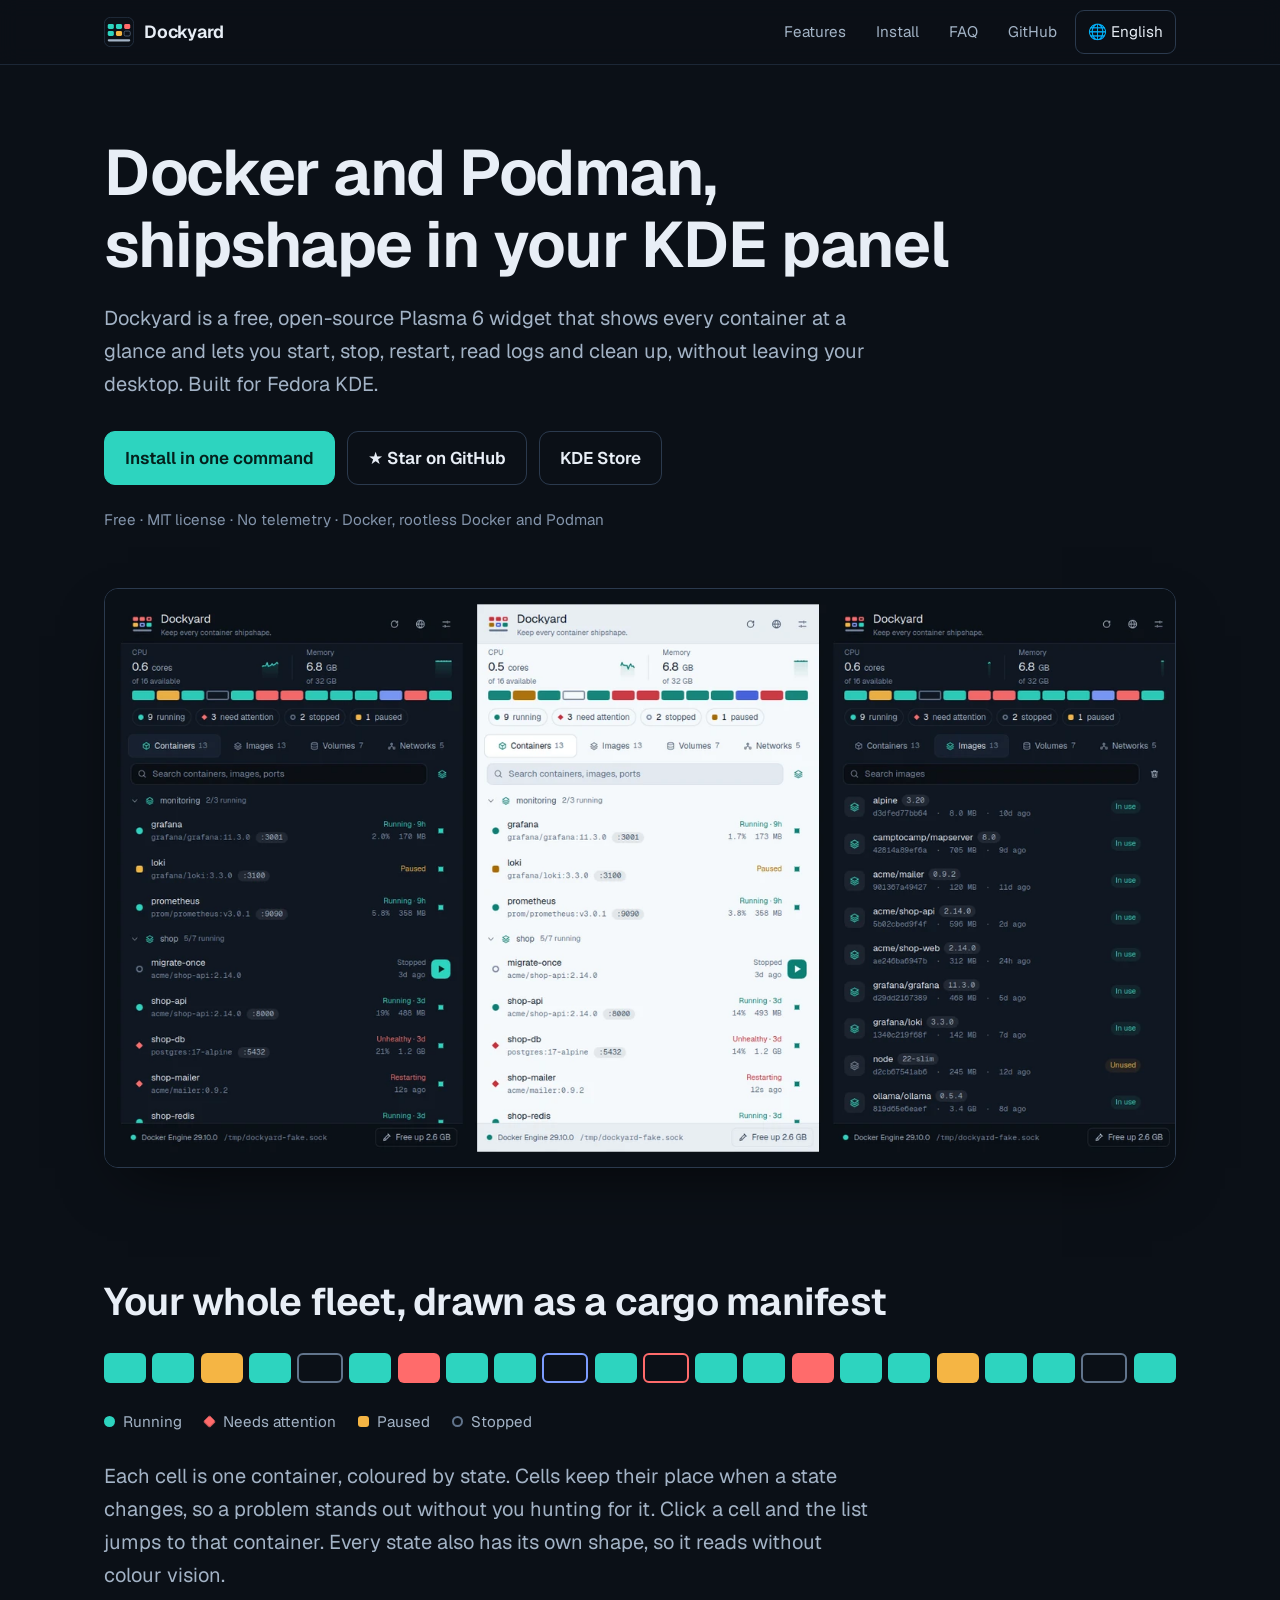
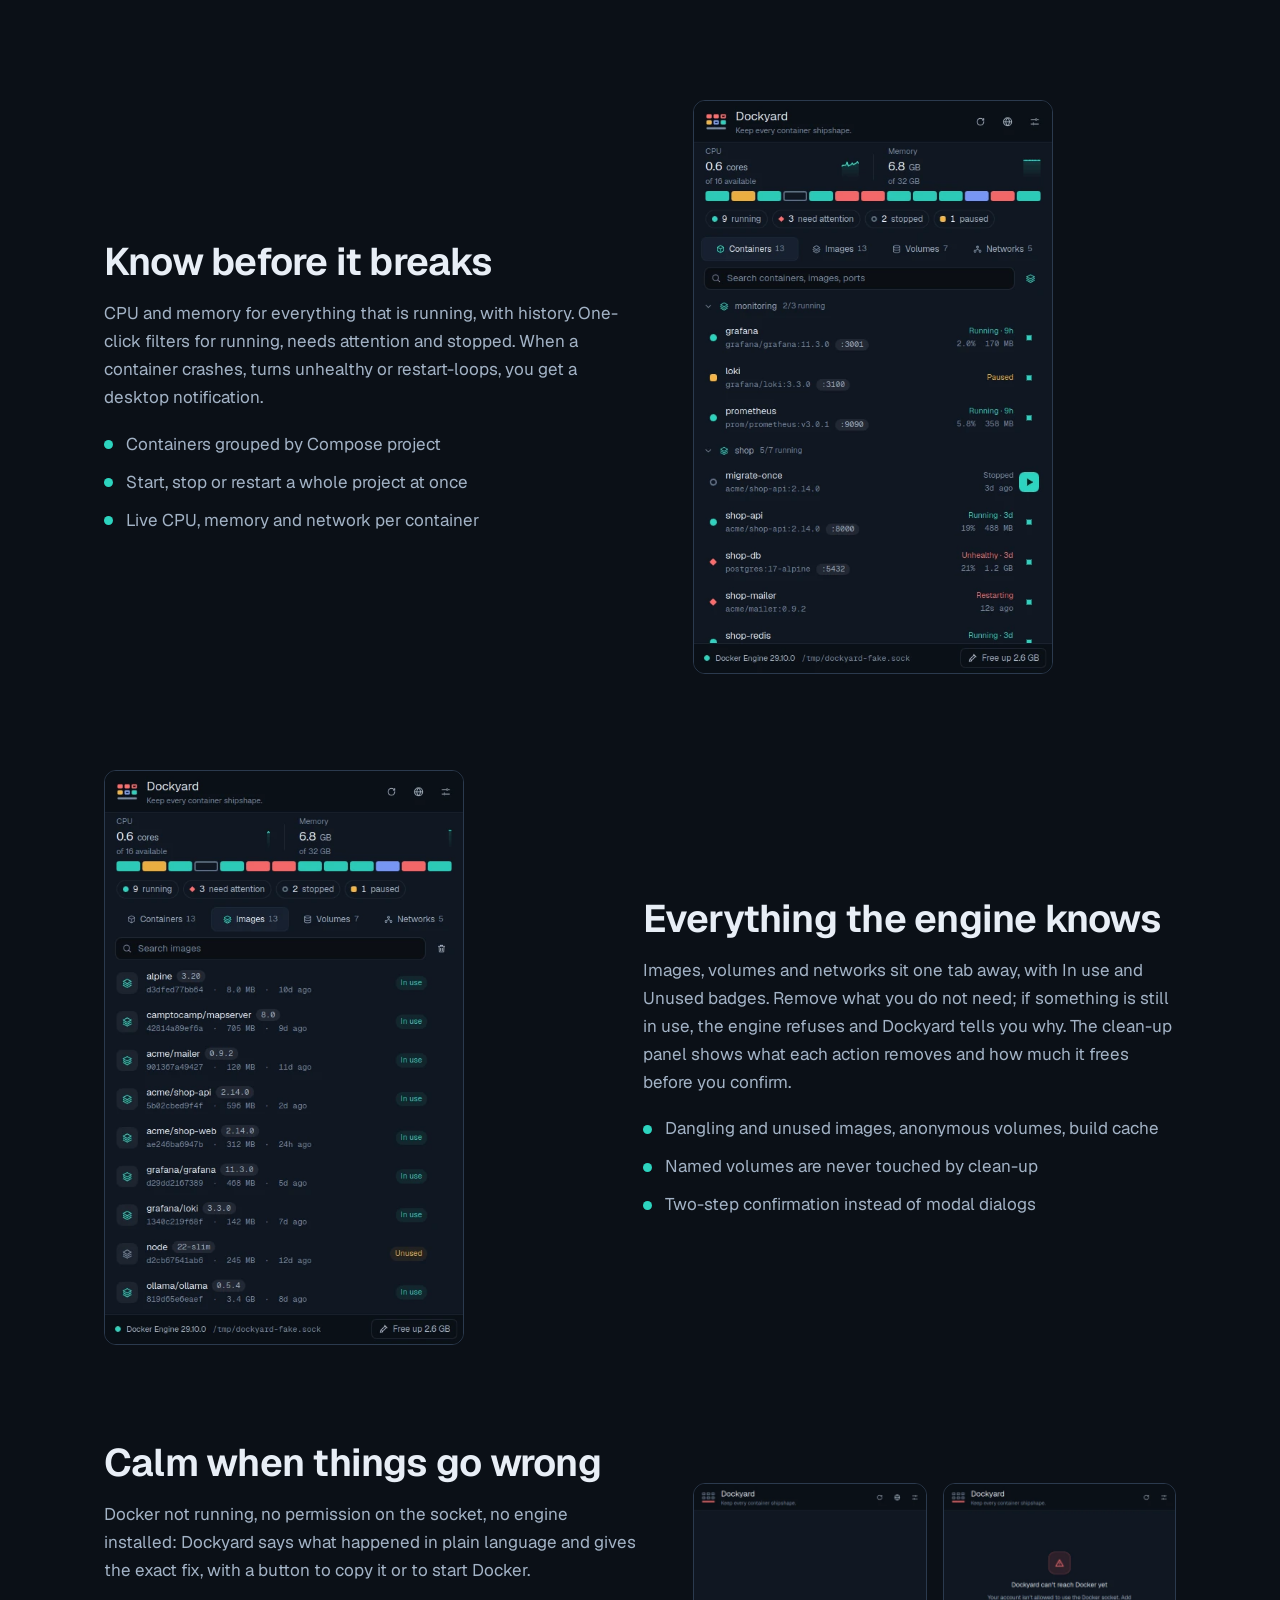
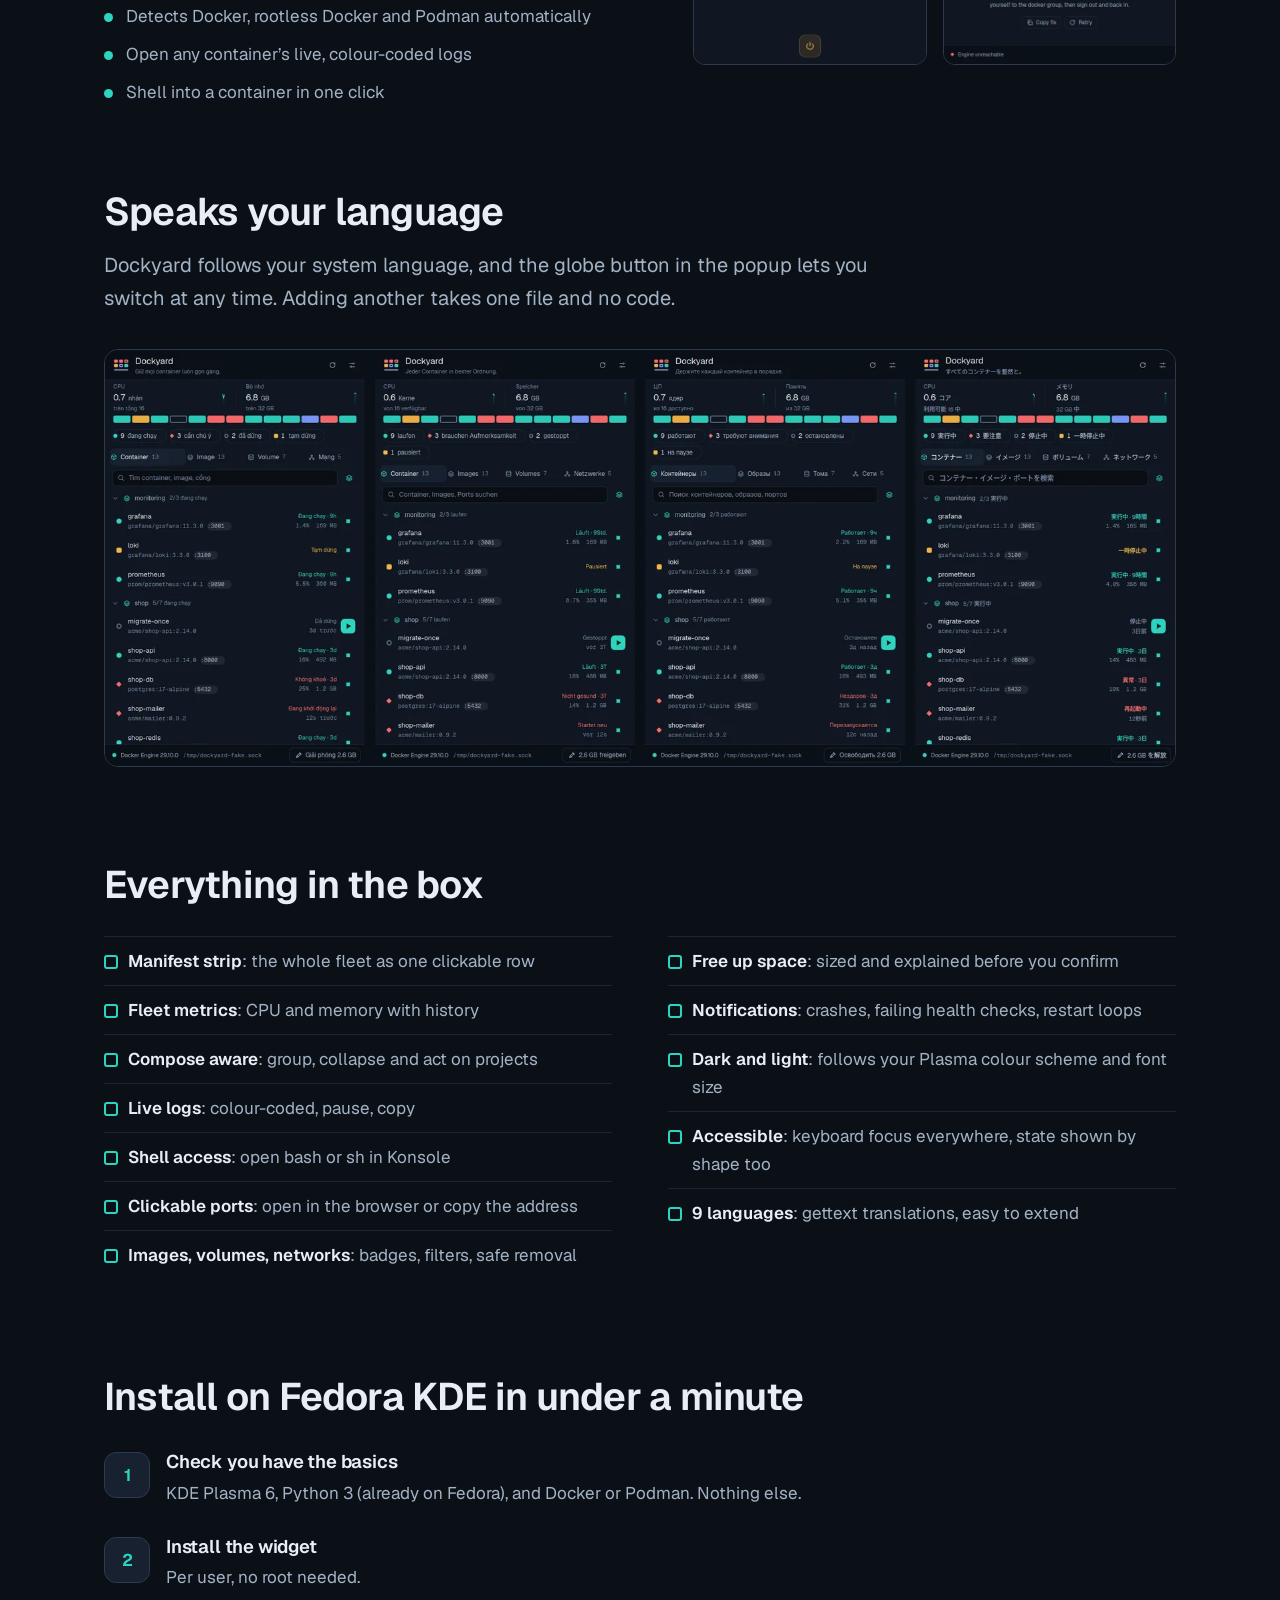
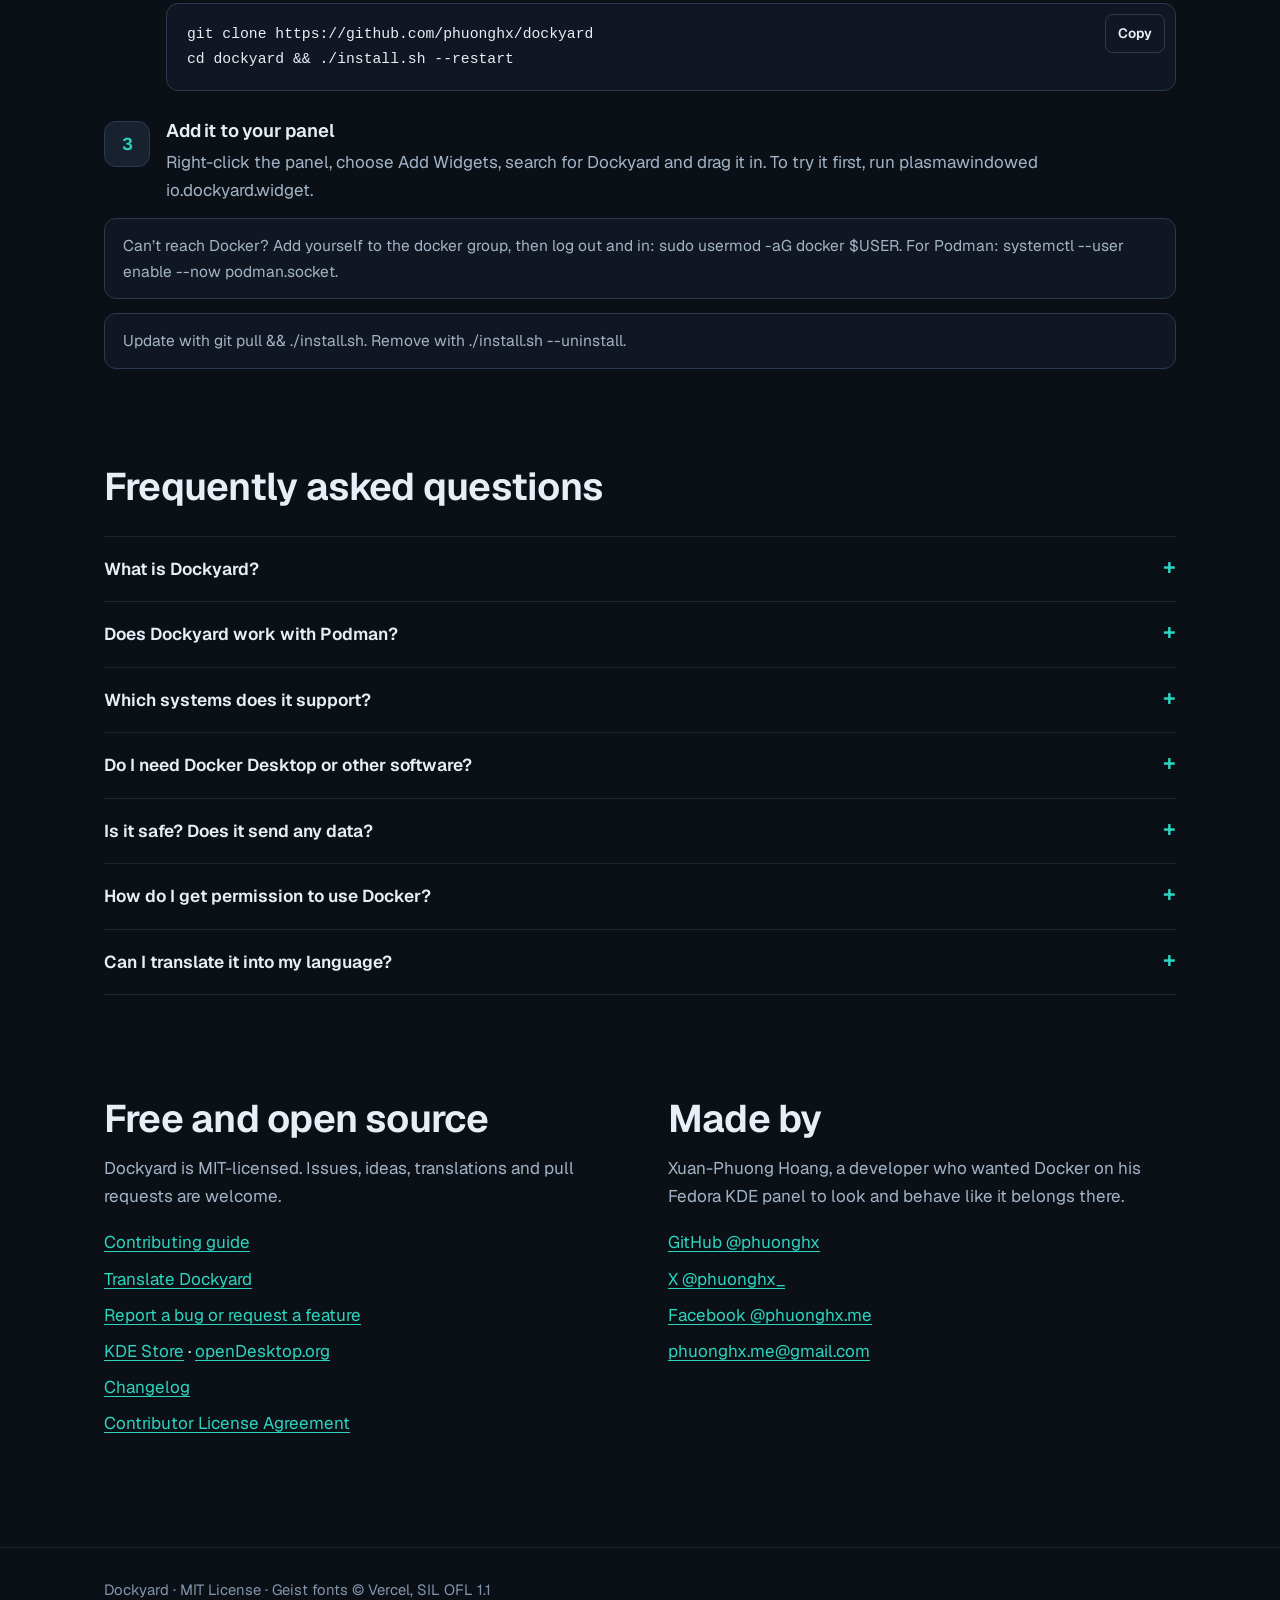
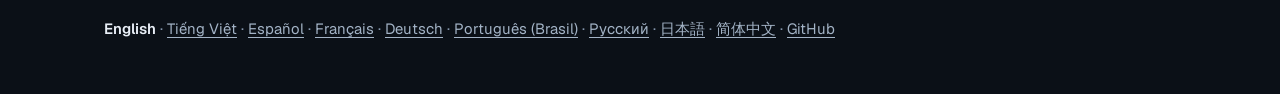
<file: docs/index.html>
<!doctype html>
<html lang="en">
<head>
<meta charset="utf-8">
<meta name="viewport" content="width=device-width,initial-scale=1">
<title>Dockyard: Docker &amp; Podman widget for KDE Plasma 6</title>
<meta name="description" content="Dockyard is a free, open-source KDE Plasma 6 widget to monitor and manage Docker and Podman containers, images, volumes and logs from your panel. Built for Fedora KDE.">
<link rel="canonical" href="https://phuonghx.github.io/dockyard/">
<link rel="alternate" hreflang="en" href="https://phuonghx.github.io/dockyard/">
<link rel="alternate" hreflang="vi" href="https://phuonghx.github.io/dockyard/vi/">
<link rel="alternate" hreflang="es" href="https://phuonghx.github.io/dockyard/es/">
<link rel="alternate" hreflang="fr" href="https://phuonghx.github.io/dockyard/fr/">
<link rel="alternate" hreflang="de" href="https://phuonghx.github.io/dockyard/de/">
<link rel="alternate" hreflang="pt-BR" href="https://phuonghx.github.io/dockyard/pt-BR/">
<link rel="alternate" hreflang="ru" href="https://phuonghx.github.io/dockyard/ru/">
<link rel="alternate" hreflang="ja" href="https://phuonghx.github.io/dockyard/ja/">
<link rel="alternate" hreflang="zh-CN" href="https://phuonghx.github.io/dockyard/zh-CN/">
<link rel="alternate" hreflang="x-default" href="https://phuonghx.github.io/dockyard/">
<meta name="robots" content="index,follow,max-image-preview:large">
<meta name="theme-color" content="#0b1017">
<meta name="author" content="Xuan-Phuong Hoang">
<meta name="keywords" content="Dockyard, Docker widget, Podman widget, KDE Plasma 6, plasmoid, Fedora KDE, container manager, docker GUI, Linux">
<meta property="og:type" content="website">
<meta property="og:site_name" content="Dockyard">
<meta property="og:title" content="Dockyard: Docker &amp; Podman widget for KDE Plasma 6">
<meta property="og:description" content="Dockyard is a free, open-source KDE Plasma 6 widget to monitor and manage Docker and Podman containers, images, volumes and logs from your panel. Built for Fedora KDE.">
<meta property="og:url" content="https://phuonghx.github.io/dockyard/">
<meta property="og:locale" content="en_US">
<meta property="og:locale:alternate" content="vi_VN">
<meta property="og:locale:alternate" content="es_ES">
<meta property="og:locale:alternate" content="fr_FR">
<meta property="og:locale:alternate" content="de_DE">
<meta property="og:locale:alternate" content="pt_BR">
<meta property="og:locale:alternate" content="ru_RU">
<meta property="og:locale:alternate" content="ja_JP">
<meta property="og:locale:alternate" content="zh_CN">
<meta property="og:image" content="https://phuonghx.github.io/dockyard/assets/og-image.png">
<meta property="og:image:width" content="1200">
<meta property="og:image:height" content="630">
<meta property="og:image:alt" content="Dockyard widget for KDE Plasma in dark and light themes, next to the Images tab">
<meta name="twitter:card" content="summary_large_image">
<meta name="twitter:site" content="@phuonghx_">
<meta name="twitter:creator" content="@phuonghx_">
<meta name="twitter:title" content="Dockyard: Docker &amp; Podman widget for KDE Plasma 6">
<meta name="twitter:description" content="Dockyard is a free, open-source KDE Plasma 6 widget to monitor and manage Docker and Podman containers, images, volumes and logs from your panel. Built for Fedora KDE.">
<meta name="twitter:image" content="https://phuonghx.github.io/dockyard/assets/og-image.png">
<link rel="icon" href="assets/favicon.svg" type="image/svg+xml">
<link rel="icon" href="assets/favicon.ico" sizes="48x48">
<link rel="apple-touch-icon" href="assets/apple-touch-icon.png">
<link rel="preload" href="assets/Geist.ttf" as="font" type="font/ttf" crossorigin>
<link rel="stylesheet" href="assets/style.css">
<script type="application/ld+json">{"@context":"https://schema.org","@graph":[{"@type":"SoftwareApplication","@id":"https://phuonghx.github.io/dockyard/#app","name":"Dockyard","alternateName":"Dockyard for KDE Plasma","url":"https://phuonghx.github.io/dockyard/","description":"Dockyard is a free, open-source KDE Plasma 6 widget to monitor and manage Docker and Podman containers, images, volumes and logs from your panel. Built for Fedora KDE.","applicationCategory":"DeveloperApplication","applicationSubCategory":"Container management","operatingSystem":"Linux (KDE Plasma 6)","softwareRequirements":"KDE Plasma 6, Python 3, Docker or Podman","softwareVersion":"1.0.1","datePublished":"2026-11-26","dateModified":"2026-11-27","license":"https://opensource.org/licenses/MIT","isAccessibleForFree":true,"offers":{"@type":"Offer","price":"0","priceCurrency":"USD"},"downloadUrl":"https://github.com/phuonghx/dockyard","codeRepository":"https://github.com/phuonghx/dockyard","sameAs":["https://store.kde.org/p/2382787/","https://www.opendesktop.org/p/2382787/"],"installUrl":"https://phuonghx.github.io/dockyard/#install","image":"https://phuonghx.github.io/dockyard/assets/og-image.png","screenshot":["https://phuonghx.github.io/dockyard/images/overview-dark.png","https://phuonghx.github.io/dockyard/images/overview-light.png","https://phuonghx.github.io/dockyard/images/tab-images.png"],"inLanguage":["en","vi","es","fr","de","pt-BR","ru","ja","zh-CN"],"featureList":["Manifest strip of every container","CPU and memory with history","Compose project grouping","Live colour-coded logs","Shell access","Image, volume and network management","Safe disk clean-up","Desktop notifications","Dark and light themes","9 languages"],"author":{"@id":"https://phuonghx.github.io/dockyard/#author"}},{"@type":"Person","@id":"https://phuonghx.github.io/dockyard/#author","name":"Xuan-Phuong Hoang","url":"https://github.com/phuonghx","sameAs":["https://github.com/phuonghx","https://x.com/phuonghx_","https://facebook.com/phuonghx.me"]},{"@type":"FAQPage","mainEntity":[{"@type":"Question","name":"What is Dockyard?","acceptedAnswer":{"@type":"Answer","text":"Dockyard is a free, open-source widget for KDE Plasma 6. It lives in your panel and lets you monitor and manage Docker or Podman containers, images, volumes and networks, read logs and free up disk space, without opening a terminal or a heavy desktop app."}},{"@type":"Question","name":"Does Dockyard work with Podman?","acceptedAnswer":{"@type":"Answer","text":"Yes. It finds Docker, rootless Docker and Podman’s Docker-compatible socket automatically, or you can set a socket path in the widget settings."}},{"@type":"Question","name":"Which systems does it support?","acceptedAnswer":{"@type":"Answer","text":"Any Linux desktop running KDE Plasma 6, tested on Fedora KDE. It is a Plasma widget, so it does not run on GNOME or other desktops."}},{"@type":"Question","name":"Do I need Docker Desktop or other software?","acceptedAnswer":{"@type":"Answer","text":"No. You need Python 3 and a running Docker or Podman engine. Dockyard talks to the engine’s local socket directly."}},{"@type":"Question","name":"Is it safe? Does it send any data?","acceptedAnswer":{"@type":"Answer","text":"Dockyard has no telemetry and sends nothing anywhere except to your local engine socket. It is MIT-licensed and the source is on GitHub. Note that access to the Docker socket is equivalent to root, as with any Docker tool."}},{"@type":"Question","name":"How do I get permission to use Docker?","acceptedAnswer":{"@type":"Answer","text":"Add your user to the docker group with sudo usermod -aG docker $USER and log out and in again. Dockyard shows this exact command if it detects the problem."}},{"@type":"Question","name":"Can I translate it into my language?","acceptedAnswer":{"@type":"Answer","text":"Yes. Copy the template with tools/i18n.sh new <lang>, translate the file with any editor, and open a pull request. No programming is needed. See the Translating guide in CONTRIBUTING.md."}}]},{"@type":"WebSite","@id":"https://phuonghx.github.io/dockyard/#site","name":"Dockyard","url":"https://phuonghx.github.io/dockyard/","inLanguage":"en"}]}</script>
</head>
<body>
<a class="skip" href="#main">Skip to content</a>
<header class="top"><div class="wrap bar">
  <a class="brand" href="./"><img src="assets/favicon.svg" width="30" height="30" alt="">Dockyard</a>
  <nav class="main" aria-label="Main">
    <a class="hide-sm" href="#features">Features</a>
    <a class="hide-sm" href="#install">Install</a>
    <a class="hide-sm" href="#faq">FAQ</a>
    <a href="https://github.com/phuonghx/dockyard">GitHub</a>
    <details class="langsel"><summary aria-label="Language"><span aria-hidden="true">🌐</span> English</summary><ul><li><a href="./" hreflang="en" lang="en" aria-current="true">English</a></li><li><a href="vi/" hreflang="vi" lang="vi">Tiếng Việt</a></li><li><a href="es/" hreflang="es" lang="es">Español</a></li><li><a href="fr/" hreflang="fr" lang="fr">Français</a></li><li><a href="de/" hreflang="de" lang="de">Deutsch</a></li><li><a href="pt-BR/" hreflang="pt-BR" lang="pt-BR">Português (Brasil)</a></li><li><a href="ru/" hreflang="ru" lang="ru">Русский</a></li><li><a href="ja/" hreflang="ja" lang="ja">日本語</a></li><li><a href="zh-CN/" hreflang="zh-CN" lang="zh-CN">简体中文</a></li></ul></details>
  </nav>
</div></header>
<main id="main">
  <section class="hero"><div class="wrap">
    <h1>Docker and Podman, shipshape in your KDE panel</h1>
    <p class="lead">Dockyard is a free, open-source Plasma 6 widget that shows every container at a glance and lets you start, stop, restart, read logs and clean up, without leaving your desktop. Built for Fedora KDE.</p>
    <div class="cta"><a class="btn pri" href="#install">Install in one command</a><a class="btn" href="https://github.com/phuonghx/dockyard">★ Star on GitHub</a><a class="btn" href="https://store.kde.org/p/2382787/">KDE Store</a></div>
    <p class="trust">Free · MIT license · No telemetry · Docker, rootless Docker and Podman</p>
    <div class="shot"><picture><source srcset="images/hero.webp" type="image/webp"><img src="images/hero.png" width="1400" height="755" alt="Dockyard widget for KDE Plasma in dark and light themes, next to the Images tab" fetchpriority="high"></picture></div>
  </div></section>

  <section class="manifest-sec" aria-labelledby="manifest"><div class="wrap">
    <h2 id="manifest">Your whole fleet, drawn as a cargo manifest</h2>
    <div class="cells" aria-hidden="true"><i class="run" style="--i:0"></i><i class="run" style="--i:1"></i><i class="warn" style="--i:2"></i><i class="run" style="--i:3"></i><i class="idle" style="--i:4"></i><i class="run" style="--i:5"></i><i class="bad" style="--i:6"></i><i class="run" style="--i:7"></i><i class="run" style="--i:8"></i><i class="info" style="--i:9"></i><i class="run" style="--i:10"></i><i class="fail" style="--i:11"></i><i class="run" style="--i:12"></i><i class="run" style="--i:13"></i><i class="bad" style="--i:14"></i><i class="run" style="--i:15"></i><i class="run" style="--i:16"></i><i class="warn" style="--i:17"></i><i class="run" style="--i:18"></i><i class="run" style="--i:19"></i><i class="idle" style="--i:20"></i><i class="run" style="--i:21"></i></div>
    <ul class="legend"><li><span class="dot run"></span>Running</li><li><span class="dot bad"></span>Needs attention</li><li><span class="dot warn"></span>Paused</li><li><span class="dot idle"></span>Stopped</li></ul>
    <p class="lead" style="margin-top:26px">Each cell is one container, coloured by state. Cells keep their place when a state changes, so a problem stands out without you hunting for it. Click a cell and the list jumps to that container. Every state also has its own shape, so it reads without colour vision.</p>
  </div></section>

  <section class="feat" id="features" aria-label="Features"><div class="wrap" style="display:grid;gap:96px">
      <div class="row"><div class="txt"><h2>Know before it breaks</h2><p>CPU and memory for everything that is running, with history. One-click filters for running, needs attention and stopped. When a container crashes, turns unhealthy or restart-loops, you get a desktop notification.</p><ul><li>Containers grouped by Compose project</li><li>Start, stop or restart a whole project at once</li><li>Live CPU, memory and network per container</li></ul></div><div class="pic"><picture><source srcset="images/overview-dark.webp" type="image/webp"><img src="images/overview-dark.png" width="500" height="800" alt="Dockyard overview: CPU and memory history, the manifest strip and containers grouped by Compose project" loading="lazy"></picture></div></div>
      <div class="row flip"><div class="txt"><h2>Everything the engine knows</h2><p>Images, volumes and networks sit one tab away, with In use and Unused badges. Remove what you do not need; if something is still in use, the engine refuses and Dockyard tells you why. The clean-up panel shows what each action removes and how much it frees before you confirm.</p><ul><li>Dangling and unused images, anonymous volumes, build cache</li><li>Named volumes are never touched by clean-up</li><li>Two-step confirmation instead of modal dialogs</li></ul></div><div class="pic"><picture><source srcset="images/tab-images.webp" type="image/webp"><img src="images/tab-images.png" width="500" height="800" alt="Dockyard Images tab with In use and Unused badges" loading="lazy"></picture></div></div>
      <div class="row"><div class="txt"><h2>Calm when things go wrong</h2><p>Docker not running, no permission on the socket, no engine installed: Dockyard says what happened in plain language and gives the exact fix, with a button to copy it or to start Docker.</p><ul><li>Detects Docker, rootless Docker and Podman automatically</li><li>Open any container’s live, colour-coded logs</li><li>Shell into a container in one click</li></ul></div><div class="pic two"><picture><source srcset="images/error-not-running-crop.webp" type="image/webp"><img src="images/error-not-running-crop.png" width="500" height="390" alt="Dockyard message: Docker is not running, with a Start Docker button" loading="lazy"></picture><picture><source srcset="images/error-permission-crop.webp" type="image/webp"><img src="images/error-permission-crop.png" width="500" height="390" alt="Dockyard message: no permission to use the Docker socket, with a Copy fix button" loading="lazy"></picture></div></div>
  </div></section>

  <section class="feat" aria-labelledby="langs"><div class="wrap">
    <h2 id="langs">Speaks your language</h2>
    <p class="lead" style="margin-top:16px">Dockyard follows your system language, and the globe button in the popup lets you switch at any time. Adding another takes one file and no code.</p>
    <div class="wide"><picture><source srcset="images/languages.webp" type="image/webp"><img src="images/languages.png" width="1600" height="621" alt="Dockyard shown in Vietnamese, German, Russian and Japanese" loading="lazy"></picture></div>
  </div></section>

  <section class="allf" aria-labelledby="all"><div class="wrap">
    <h2 id="all">Everything in the box</h2>
    <ul><li><strong>Manifest strip</strong>: the whole fleet as one clickable row</li><li><strong>Fleet metrics</strong>: CPU and memory with history</li><li><strong>Compose aware</strong>: group, collapse and act on projects</li><li><strong>Live logs</strong>: colour-coded, pause, copy</li><li><strong>Shell access</strong>: open bash or sh in Konsole</li><li><strong>Clickable ports</strong>: open in the browser or copy the address</li><li><strong>Images, volumes, networks</strong>: badges, filters, safe removal</li><li><strong>Free up space</strong>: sized and explained before you confirm</li><li><strong>Notifications</strong>: crashes, failing health checks, restart loops</li><li><strong>Dark and light</strong>: follows your Plasma colour scheme and font size</li><li><strong>Accessible</strong>: keyboard focus everywhere, state shown by shape too</li><li><strong>9 languages</strong>: gettext translations, easy to extend</li></ul>
  </div></section>

  <section class="install" id="install" aria-labelledby="inst"><div class="wrap">
    <h2 id="inst">Install on Fedora KDE in under a minute</h2>
    <ol class="steps">
        <li><div><h3>Check you have the basics</h3><p class="mut">KDE Plasma 6, Python 3 (already on Fedora), and Docker or Podman. Nothing else.</p></div></li>
        <li><div><h3>Install the widget</h3><p class="mut">Per user, no root needed.</p><div class="code"><pre><code>git clone https://github.com/phuonghx/dockyard
cd dockyard &amp;&amp; ./install.sh --restart</code></pre><button class="btn copy" type="button" data-copy="git clone https://github.com/phuonghx/dockyard
cd dockyard &amp;&amp; ./install.sh --restart" data-done="Copied">Copy</button></div></div></li>
        <li><div><h3>Add it to your panel</h3><p class="mut">Right-click the panel, choose Add Widgets, search for Dockyard and drag it in. To try it first, run plasmawindowed io.dockyard.widget.</p></div></li>
    </ol>
    <p class="note">Can’t reach Docker? Add yourself to the docker group, then log out and in: sudo usermod -aG docker $USER. For Podman: systemctl --user enable --now podman.socket.</p>
    <p class="note">Update with git pull &amp;&amp; ./install.sh. Remove with ./install.sh --uninstall.</p>
  </div></section>

  <section class="faq" id="faq" aria-labelledby="faqh"><div class="wrap">
    <h2 id="faqh" style="margin-bottom:28px">Frequently asked questions</h2>
    <details><summary>What is Dockyard?</summary><p>Dockyard is a free, open-source widget for KDE Plasma 6. It lives in your panel and lets you monitor and manage Docker or Podman containers, images, volumes and networks, read logs and free up disk space, without opening a terminal or a heavy desktop app.</p></details>
    <details><summary>Does Dockyard work with Podman?</summary><p>Yes. It finds Docker, rootless Docker and Podman’s Docker-compatible socket automatically, or you can set a socket path in the widget settings.</p></details>
    <details><summary>Which systems does it support?</summary><p>Any Linux desktop running KDE Plasma 6, tested on Fedora KDE. It is a Plasma widget, so it does not run on GNOME or other desktops.</p></details>
    <details><summary>Do I need Docker Desktop or other software?</summary><p>No. You need Python 3 and a running Docker or Podman engine. Dockyard talks to the engine’s local socket directly.</p></details>
    <details><summary>Is it safe? Does it send any data?</summary><p>Dockyard has no telemetry and sends nothing anywhere except to your local engine socket. It is MIT-licensed and the source is on GitHub. Note that access to the Docker socket is equivalent to root, as with any Docker tool.</p></details>
    <details><summary>How do I get permission to use Docker?</summary><p>Add your user to the docker group with sudo usermod -aG docker $USER and log out and in again. Dockyard shows this exact command if it detects the problem.</p></details>
    <details><summary>Can I translate it into my language?</summary><p>Yes. Copy the template with tools/i18n.sh new &lt;lang&gt;, translate the file with any editor, and open a pull request. No programming is needed. See the Translating guide in CONTRIBUTING.md.</p></details>
  </div></section>

  <section class="oss" aria-labelledby="oss"><div class="wrap"><div class="grid">
    <div><h2 id="oss">Free and open source</h2><p class="mut" style="margin-top:14px">Dockyard is MIT-licensed. Issues, ideas, translations and pull requests are welcome.</p>
      <ul><li><a href="https://github.com/phuonghx/dockyard/blob/main/CONTRIBUTING.md">Contributing guide</a></li><li><a href="https://github.com/phuonghx/dockyard/blob/main/CONTRIBUTING.md#translating">Translate Dockyard</a></li><li><a href="https://github.com/phuonghx/dockyard/issues">Report a bug or request a feature</a></li><li><a href="https://store.kde.org/p/2382787/">KDE Store</a> · <a href="https://www.opendesktop.org/p/2382787/">openDesktop.org</a></li><li><a href="https://github.com/phuonghx/dockyard/blob/main/CHANGELOG.md">Changelog</a></li><li><a href="https://github.com/phuonghx/dockyard/blob/main/CLA.md">Contributor License Agreement</a></li></ul></div>
    <div><h2>Made by</h2><p class="mut" style="margin-top:14px">Xuan-Phuong Hoang, a developer who wanted Docker on his Fedora KDE panel to look and behave like it belongs there.</p>
      <ul><li><a href="https://github.com/phuonghx">GitHub @phuonghx</a></li><li><a href="https://x.com/phuonghx_">X @phuonghx_</a></li><li><a href="https://facebook.com/phuonghx.me">Facebook @phuonghx.me</a></li><li><a href="mailto:phuonghx.me@gmail.com">phuonghx.me@gmail.com</a></li></ul></div>
  </div></div></section>
</main>
<footer><div class="wrap"><span>Dockyard · MIT License · Geist fonts © Vercel, SIL OFL 1.1</span><span class="flang"><span aria-current="true">English</span> · <a href="vi/" hreflang="vi" lang="vi">Tiếng Việt</a> · <a href="es/" hreflang="es" lang="es">Español</a> · <a href="fr/" hreflang="fr" lang="fr">Français</a> · <a href="de/" hreflang="de" lang="de">Deutsch</a> · <a href="pt-BR/" hreflang="pt-BR" lang="pt-BR">Português (Brasil)</a> · <a href="ru/" hreflang="ru" lang="ru">Русский</a> · <a href="ja/" hreflang="ja" lang="ja">日本語</a> · <a href="zh-CN/" hreflang="zh-CN" lang="zh-CN">简体中文</a> · <a href="https://github.com/phuonghx/dockyard">GitHub</a></span></div></footer>
<script>document.querySelectorAll('[data-copy]').forEach(function(b){b.addEventListener('click',function(){var t=b.getAttribute('data-copy'),d=b.getAttribute('data-done'),o=b.textContent;(navigator.clipboard?navigator.clipboard.writeText(t):Promise.reject()).then(function(){b.textContent=d;setTimeout(function(){b.textContent=o},1600)},function(){})})})</script>
</body>
</html>
</file>
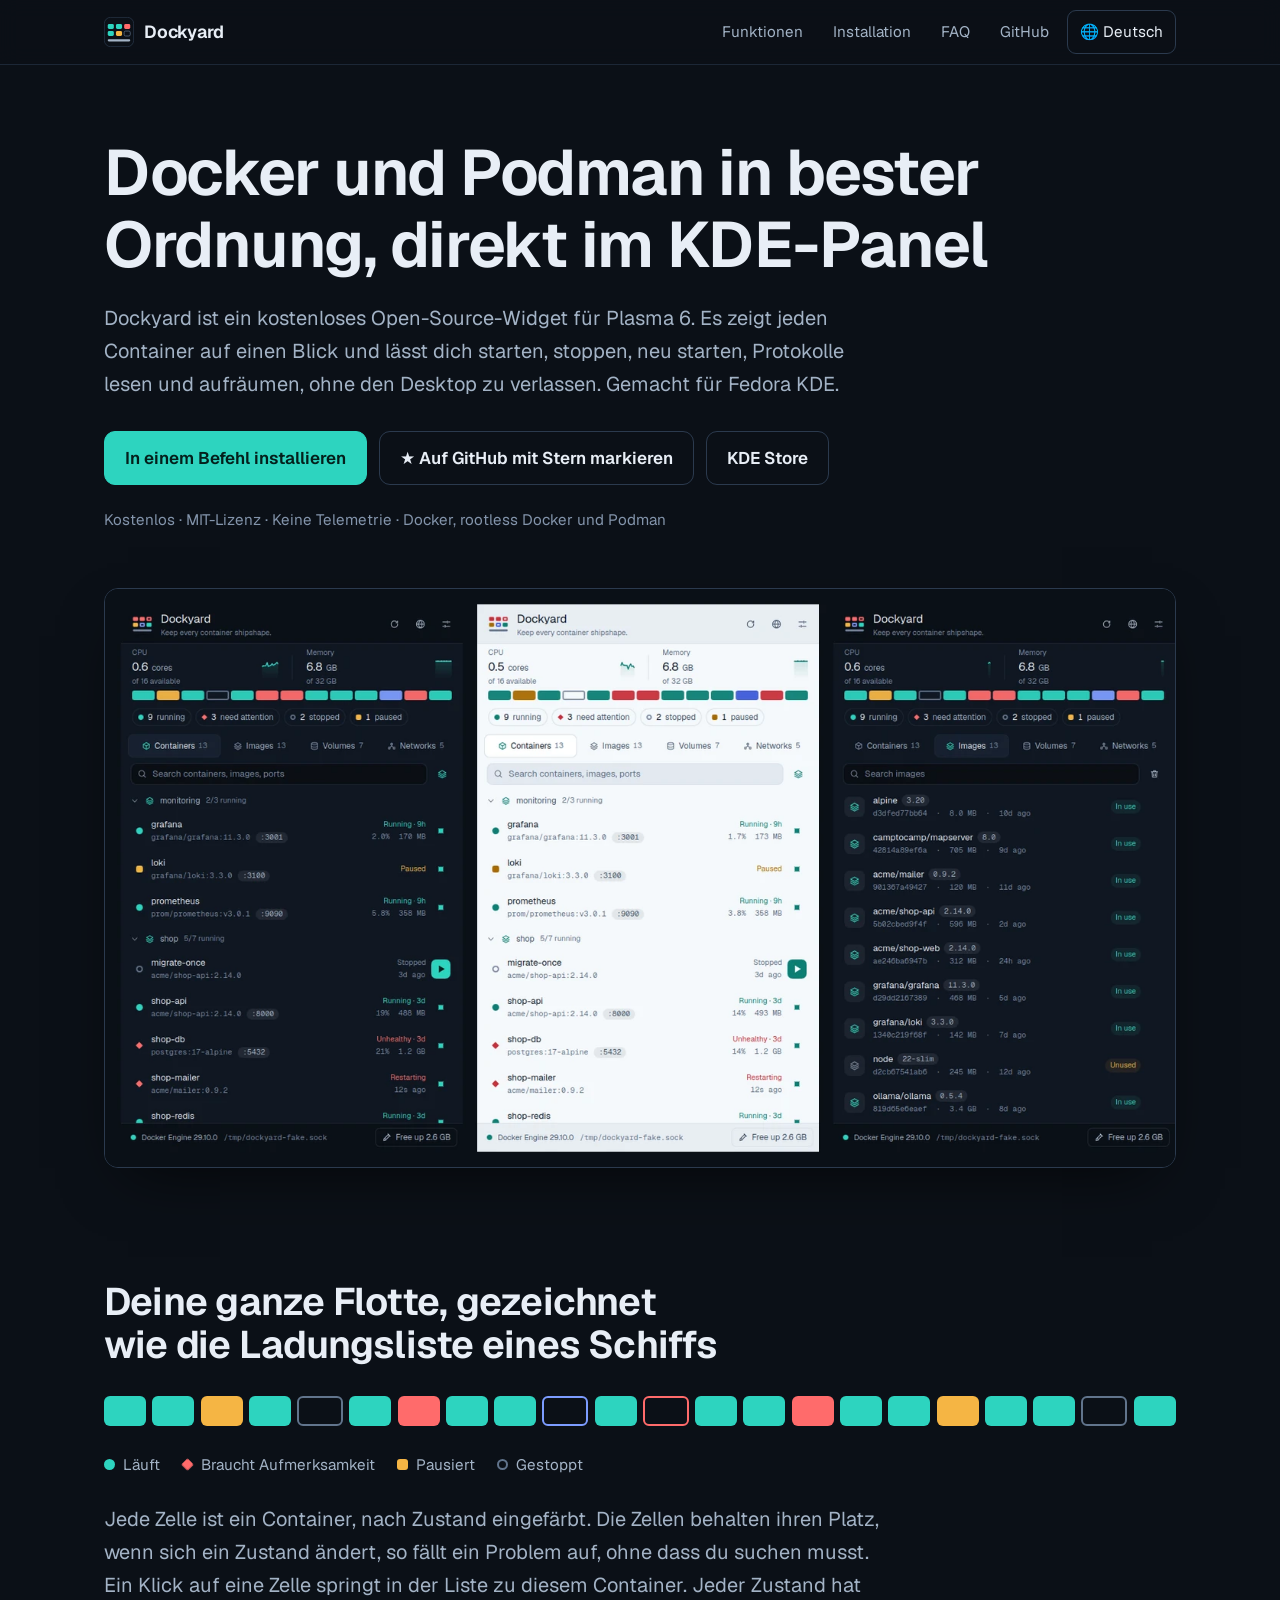
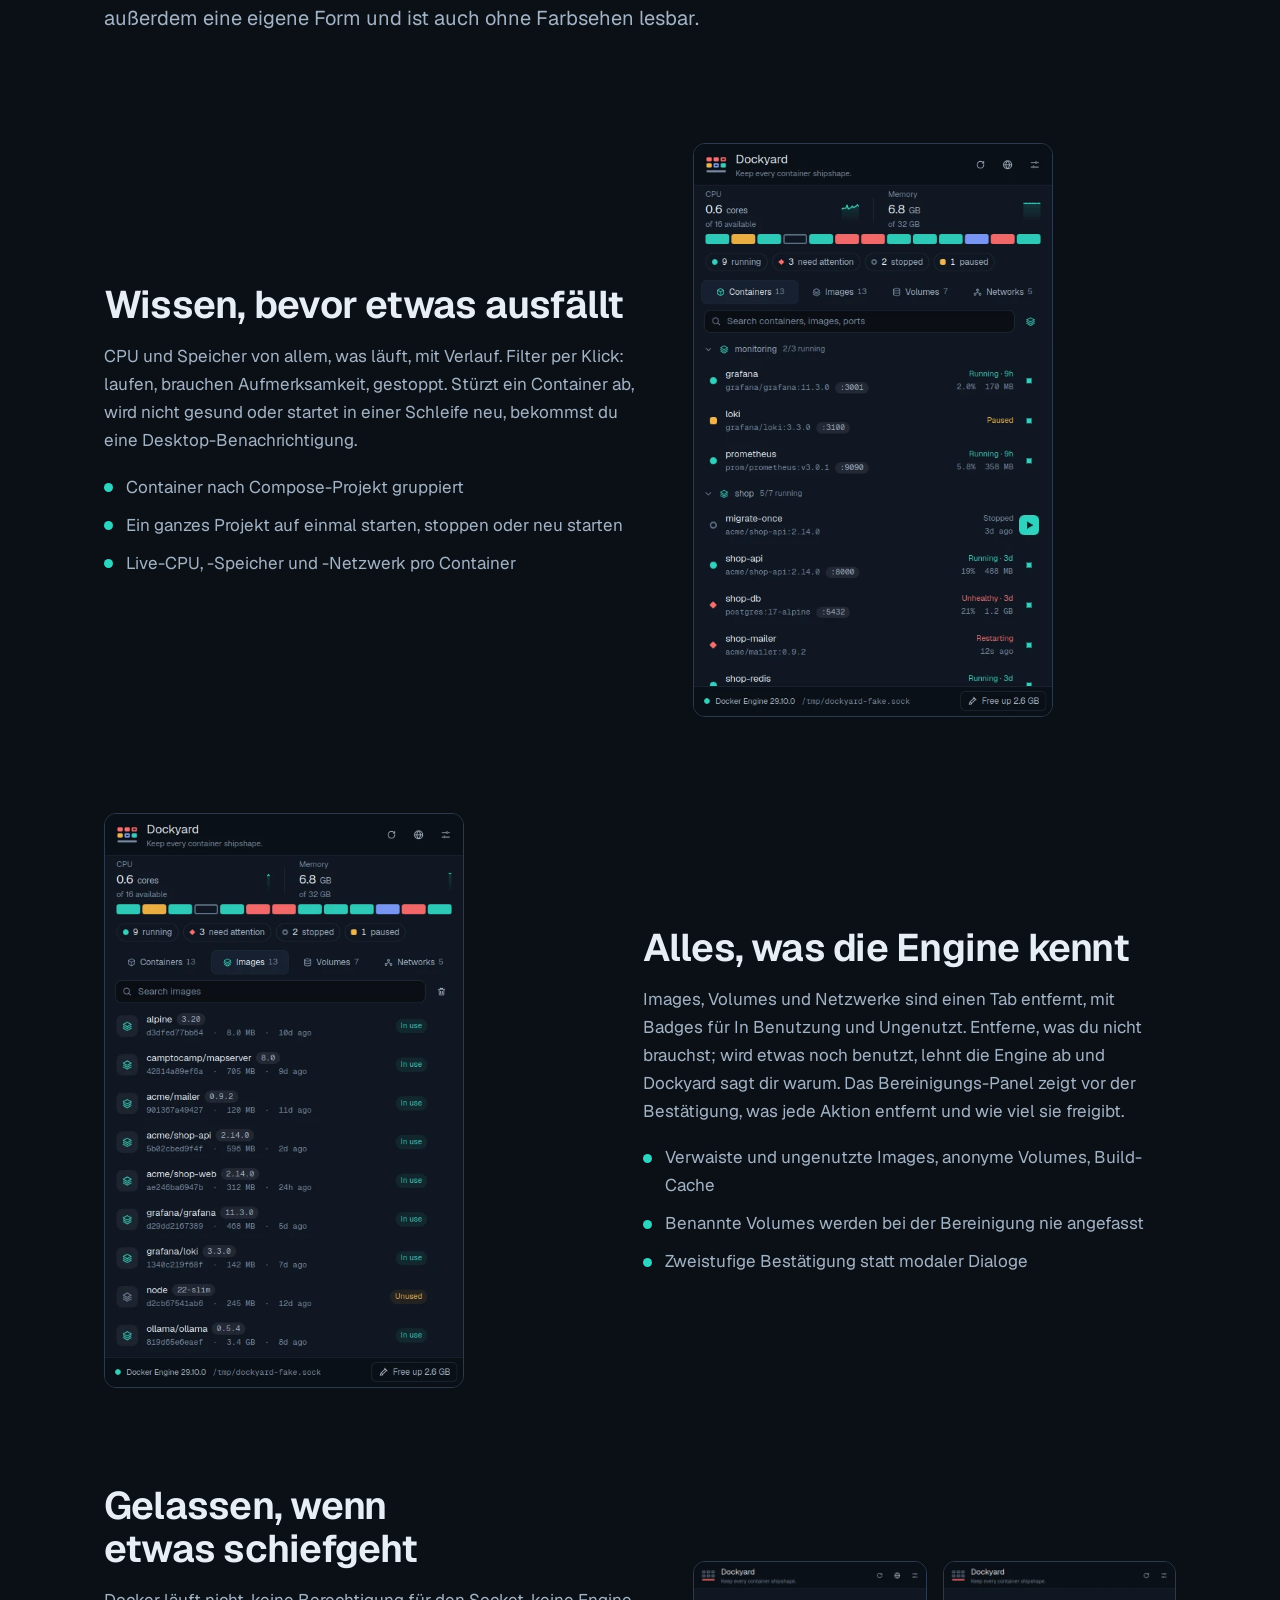
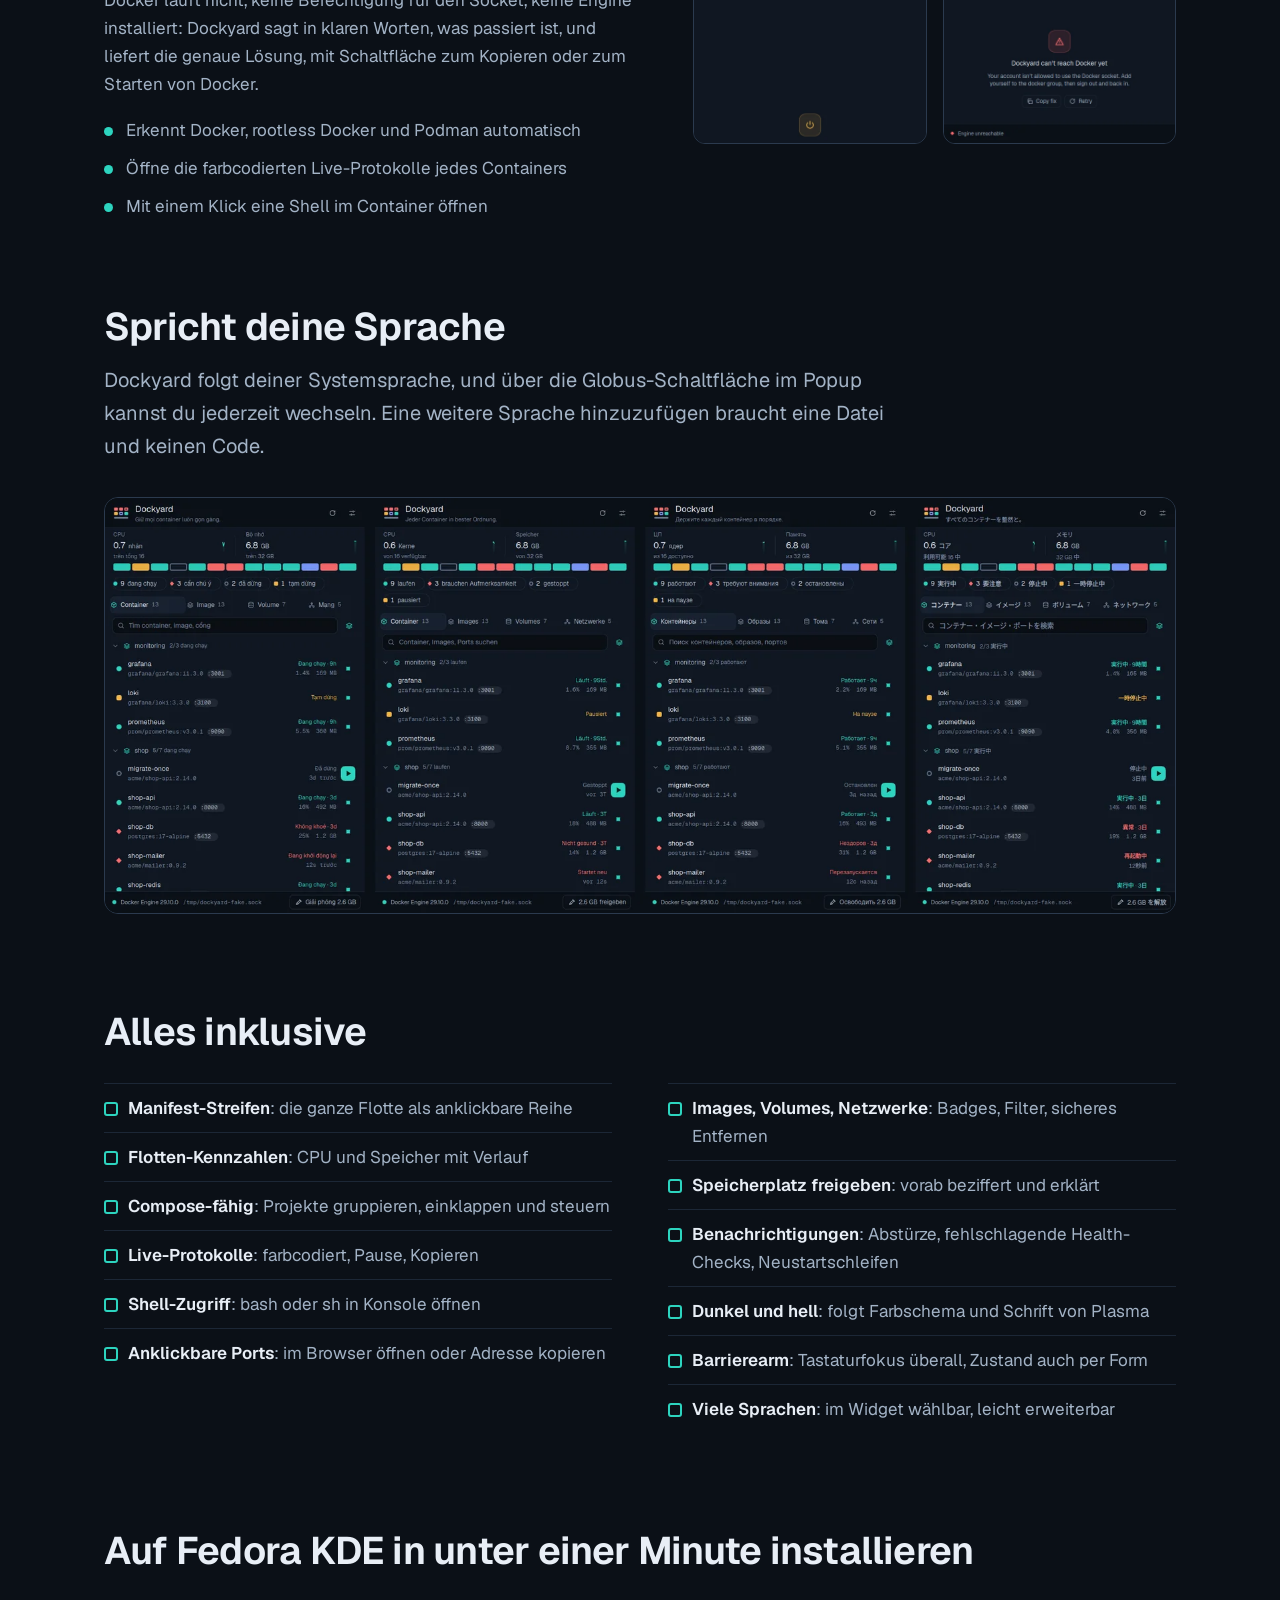
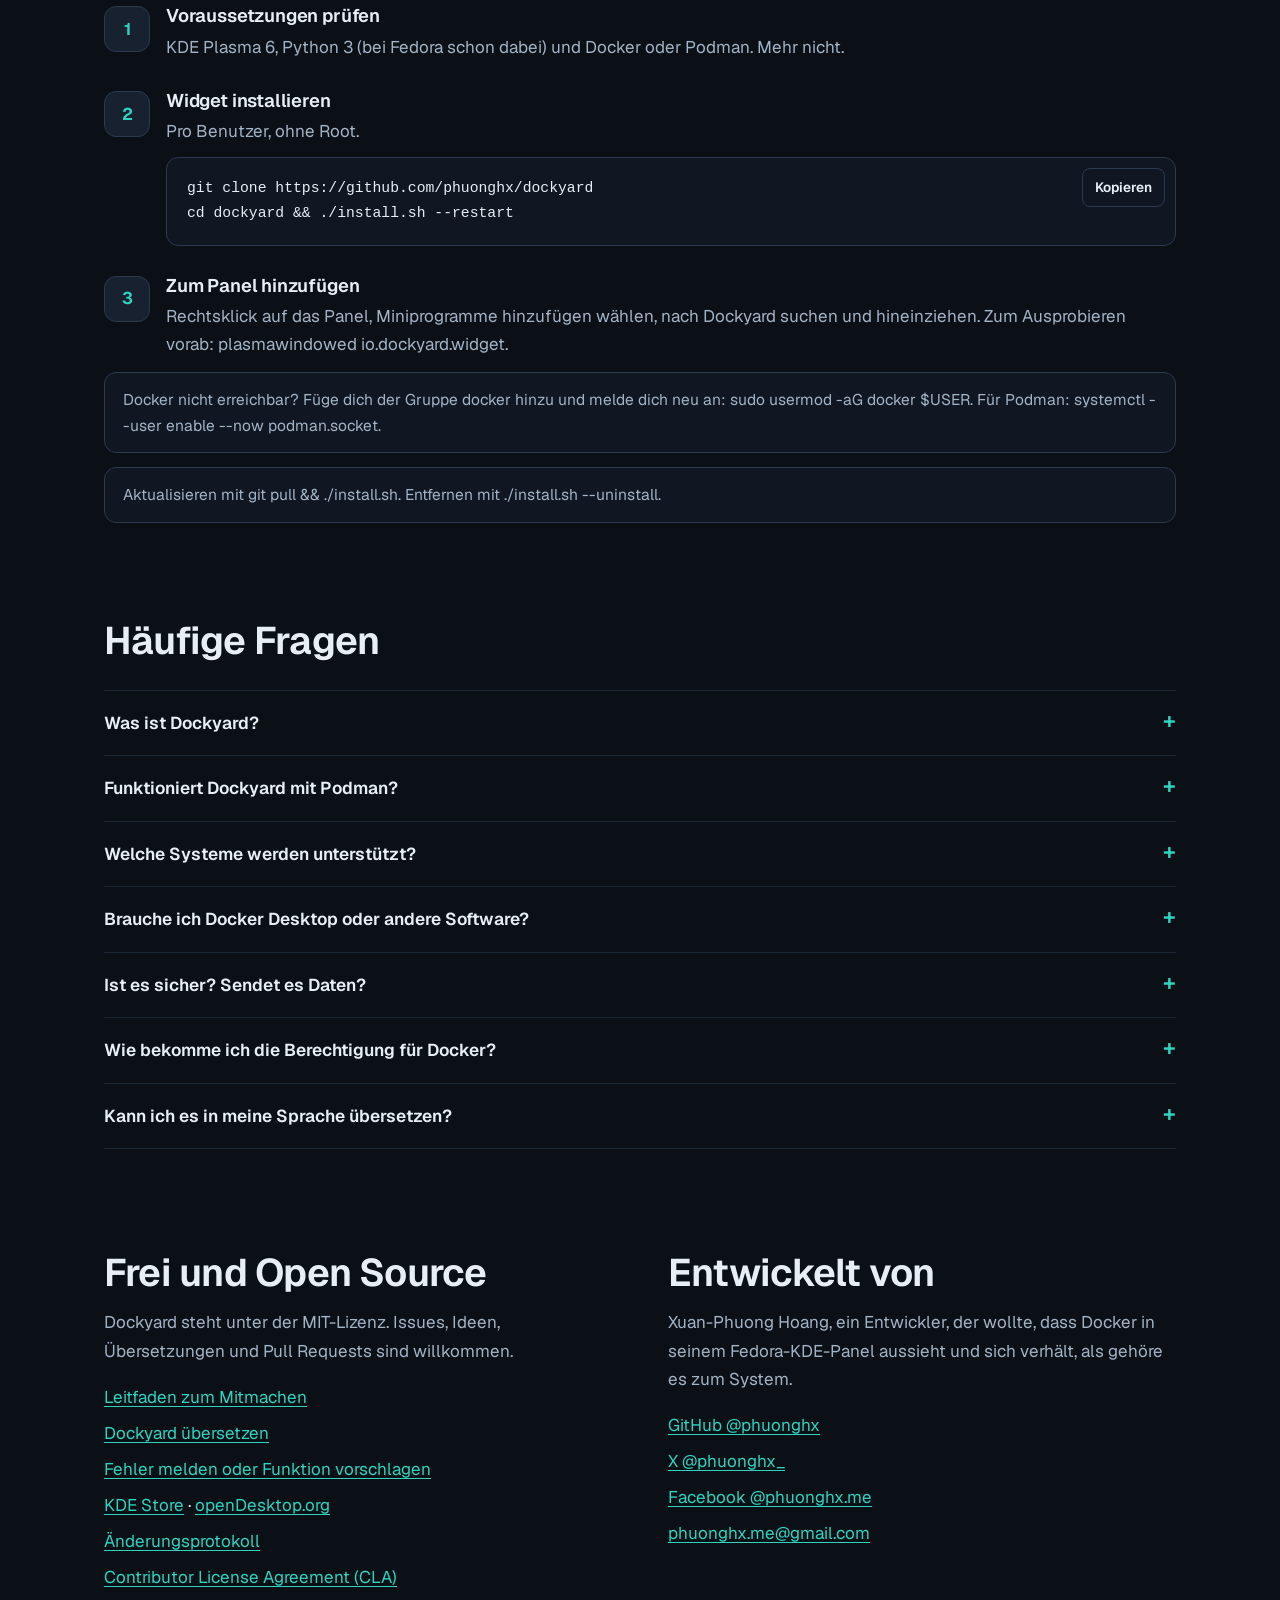
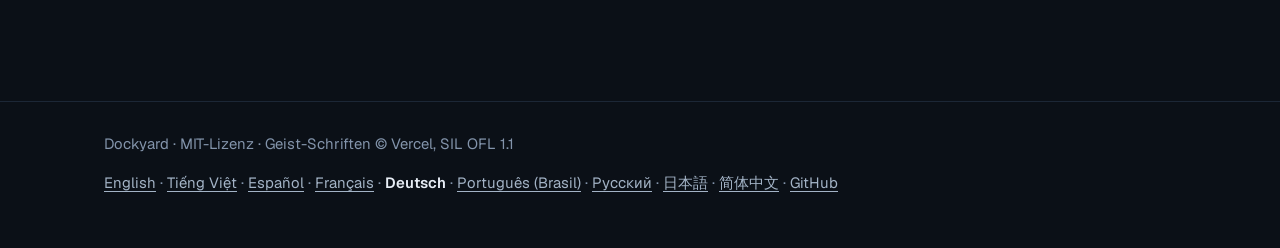
<file: docs/de/index.html>
<!doctype html>
<html lang="de">
<head>
<meta charset="utf-8">
<meta name="viewport" content="width=device-width,initial-scale=1">
<title>Dockyard: Docker- und Podman-Widget für KDE Plasma 6</title>
<meta name="description" content="Dockyard ist ein kostenloses Open-Source-Widget für KDE Plasma 6, mit dem du Docker- und Podman-Container, Images, Volumes und Protokolle direkt im Panel überwachst und verwaltest. Gemacht für Fedora KDE.">
<link rel="canonical" href="https://phuonghx.github.io/dockyard/de/">
<link rel="alternate" hreflang="en" href="https://phuonghx.github.io/dockyard/">
<link rel="alternate" hreflang="vi" href="https://phuonghx.github.io/dockyard/vi/">
<link rel="alternate" hreflang="es" href="https://phuonghx.github.io/dockyard/es/">
<link rel="alternate" hreflang="fr" href="https://phuonghx.github.io/dockyard/fr/">
<link rel="alternate" hreflang="de" href="https://phuonghx.github.io/dockyard/de/">
<link rel="alternate" hreflang="pt-BR" href="https://phuonghx.github.io/dockyard/pt-BR/">
<link rel="alternate" hreflang="ru" href="https://phuonghx.github.io/dockyard/ru/">
<link rel="alternate" hreflang="ja" href="https://phuonghx.github.io/dockyard/ja/">
<link rel="alternate" hreflang="zh-CN" href="https://phuonghx.github.io/dockyard/zh-CN/">
<link rel="alternate" hreflang="x-default" href="https://phuonghx.github.io/dockyard/">
<meta name="robots" content="index,follow,max-image-preview:large">
<meta name="theme-color" content="#0b1017">
<meta name="author" content="Xuan-Phuong Hoang">
<meta name="keywords" content="Dockyard, Docker widget, Podman widget, KDE Plasma 6, plasmoid, Fedora KDE, container manager, docker GUI, Linux">
<meta property="og:type" content="website">
<meta property="og:site_name" content="Dockyard">
<meta property="og:title" content="Dockyard: Docker- und Podman-Widget für KDE Plasma 6">
<meta property="og:description" content="Dockyard ist ein kostenloses Open-Source-Widget für KDE Plasma 6, mit dem du Docker- und Podman-Container, Images, Volumes und Protokolle direkt im Panel überwachst und verwaltest. Gemacht für Fedora KDE.">
<meta property="og:url" content="https://phuonghx.github.io/dockyard/de/">
<meta property="og:locale" content="de_DE">
<meta property="og:locale:alternate" content="en_US">
<meta property="og:locale:alternate" content="vi_VN">
<meta property="og:locale:alternate" content="es_ES">
<meta property="og:locale:alternate" content="fr_FR">
<meta property="og:locale:alternate" content="pt_BR">
<meta property="og:locale:alternate" content="ru_RU">
<meta property="og:locale:alternate" content="ja_JP">
<meta property="og:locale:alternate" content="zh_CN">
<meta property="og:image" content="https://phuonghx.github.io/dockyard/assets/og-image.png">
<meta property="og:image:width" content="1200">
<meta property="og:image:height" content="630">
<meta property="og:image:alt" content="Dockyard-Widget für KDE Plasma im dunklen und hellen Design, neben dem Images-Tab">
<meta name="twitter:card" content="summary_large_image">
<meta name="twitter:site" content="@phuonghx_">
<meta name="twitter:creator" content="@phuonghx_">
<meta name="twitter:title" content="Dockyard: Docker- und Podman-Widget für KDE Plasma 6">
<meta name="twitter:description" content="Dockyard ist ein kostenloses Open-Source-Widget für KDE Plasma 6, mit dem du Docker- und Podman-Container, Images, Volumes und Protokolle direkt im Panel überwachst und verwaltest. Gemacht für Fedora KDE.">
<meta name="twitter:image" content="https://phuonghx.github.io/dockyard/assets/og-image.png">
<link rel="icon" href="../assets/favicon.svg" type="image/svg+xml">
<link rel="icon" href="../assets/favicon.ico" sizes="48x48">
<link rel="apple-touch-icon" href="../assets/apple-touch-icon.png">
<link rel="preload" href="../assets/Geist.ttf" as="font" type="font/ttf" crossorigin>
<link rel="stylesheet" href="../assets/style.css">
<script type="application/ld+json">{"@context":"https://schema.org","@graph":[{"@type":"SoftwareApplication","@id":"https://phuonghx.github.io/dockyard/#app","name":"Dockyard","alternateName":"Dockyard for KDE Plasma","url":"https://phuonghx.github.io/dockyard/de/","description":"Dockyard ist ein kostenloses Open-Source-Widget für KDE Plasma 6, mit dem du Docker- und Podman-Container, Images, Volumes und Protokolle direkt im Panel überwachst und verwaltest. Gemacht für Fedora KDE.","applicationCategory":"DeveloperApplication","applicationSubCategory":"Container management","operatingSystem":"Linux (KDE Plasma 6)","softwareRequirements":"KDE Plasma 6, Python 3, Docker or Podman","softwareVersion":"1.0.1","datePublished":"2026-11-26","dateModified":"2026-11-27","license":"https://opensource.org/licenses/MIT","isAccessibleForFree":true,"offers":{"@type":"Offer","price":"0","priceCurrency":"USD"},"downloadUrl":"https://github.com/phuonghx/dockyard","codeRepository":"https://github.com/phuonghx/dockyard","sameAs":["https://store.kde.org/p/2382787/","https://www.opendesktop.org/p/2382787/"],"installUrl":"https://phuonghx.github.io/dockyard/#install","image":"https://phuonghx.github.io/dockyard/assets/og-image.png","screenshot":["https://phuonghx.github.io/dockyard/images/overview-dark.png","https://phuonghx.github.io/dockyard/images/overview-light.png","https://phuonghx.github.io/dockyard/images/tab-images.png"],"inLanguage":["en","vi","es","fr","de","pt-BR","ru","ja","zh-CN"],"featureList":["Manifest strip of every container","CPU and memory with history","Compose project grouping","Live colour-coded logs","Shell access","Image, volume and network management","Safe disk clean-up","Desktop notifications","Dark and light themes","9 languages"],"author":{"@id":"https://phuonghx.github.io/dockyard/#author"}},{"@type":"Person","@id":"https://phuonghx.github.io/dockyard/#author","name":"Xuan-Phuong Hoang","url":"https://github.com/phuonghx","sameAs":["https://github.com/phuonghx","https://x.com/phuonghx_","https://facebook.com/phuonghx.me"]},{"@type":"FAQPage","mainEntity":[{"@type":"Question","name":"Was ist Dockyard?","acceptedAnswer":{"@type":"Answer","text":"Dockyard ist ein kostenloses Open-Source-Widget für KDE Plasma 6. Es sitzt in deinem Panel und lässt dich Docker- oder Podman-Container, -Images, -Volumes und -Netzwerke überwachen und verwalten, Protokolle lesen und Speicherplatz freigeben, ohne Terminal oder schwere Desktop-App."}},{"@type":"Question","name":"Funktioniert Dockyard mit Podman?","acceptedAnswer":{"@type":"Answer","text":"Ja. Es findet Docker, rootless Docker und den Docker-kompatiblen Socket von Podman automatisch, oder du gibst in den Widget-Einstellungen einen Socket-Pfad an."}},{"@type":"Question","name":"Welche Systeme werden unterstützt?","acceptedAnswer":{"@type":"Answer","text":"Jeder Linux-Desktop mit KDE Plasma 6, getestet unter Fedora KDE. Es ist ein Plasma-Widget und läuft daher nicht unter GNOME oder anderen Desktops."}},{"@type":"Question","name":"Brauche ich Docker Desktop oder andere Software?","acceptedAnswer":{"@type":"Answer","text":"Nein. Du brauchst Python 3 und eine laufende Docker- oder Podman-Engine. Dockyard spricht direkt mit dem lokalen Socket der Engine."}},{"@type":"Question","name":"Ist es sicher? Sendet es Daten?","acceptedAnswer":{"@type":"Answer","text":"Dockyard hat keine Telemetrie und sendet nichts außer an den lokalen Engine-Socket. Es steht unter der MIT-Lizenz, der Quellcode liegt auf GitHub. Wie bei jedem Docker-Werkzeug ist der Zugriff auf den Docker-Socket gleichbedeutend mit Root."}},{"@type":"Question","name":"Wie bekomme ich die Berechtigung für Docker?","acceptedAnswer":{"@type":"Answer","text":"Füge deinen Benutzer mit sudo usermod -aG docker $USER der Gruppe docker hinzu und melde dich neu an. Dockyard zeigt genau diesen Befehl, wenn es das Problem erkennt."}},{"@type":"Question","name":"Kann ich es in meine Sprache übersetzen?","acceptedAnswer":{"@type":"Answer","text":"Ja. Erzeuge die Vorlage mit tools/i18n.sh new <Sprache>, übersetze die Datei mit einem beliebigen Editor und öffne einen Pull Request. Programmieren ist nicht nötig. Siehe die Anleitung Translating in CONTRIBUTING.md."}}]},{"@type":"WebSite","@id":"https://phuonghx.github.io/dockyard/#site","name":"Dockyard","url":"https://phuonghx.github.io/dockyard/","inLanguage":"de"}]}</script>
</head>
<body>
<a class="skip" href="#main">Zum Inhalt springen</a>
<header class="top"><div class="wrap bar">
  <a class="brand" href="./"><img src="../assets/favicon.svg" width="30" height="30" alt="">Dockyard</a>
  <nav class="main" aria-label="Main">
    <a class="hide-sm" href="#features">Funktionen</a>
    <a class="hide-sm" href="#install">Installation</a>
    <a class="hide-sm" href="#faq">FAQ</a>
    <a href="https://github.com/phuonghx/dockyard">GitHub</a>
    <details class="langsel"><summary aria-label="Language"><span aria-hidden="true">🌐</span> Deutsch</summary><ul><li><a href="../" hreflang="en" lang="en">English</a></li><li><a href="../vi/" hreflang="vi" lang="vi">Tiếng Việt</a></li><li><a href="../es/" hreflang="es" lang="es">Español</a></li><li><a href="../fr/" hreflang="fr" lang="fr">Français</a></li><li><a href="../de/" hreflang="de" lang="de" aria-current="true">Deutsch</a></li><li><a href="../pt-BR/" hreflang="pt-BR" lang="pt-BR">Português (Brasil)</a></li><li><a href="../ru/" hreflang="ru" lang="ru">Русский</a></li><li><a href="../ja/" hreflang="ja" lang="ja">日本語</a></li><li><a href="../zh-CN/" hreflang="zh-CN" lang="zh-CN">简体中文</a></li></ul></details>
  </nav>
</div></header>
<main id="main">
  <section class="hero"><div class="wrap">
    <h1>Docker und Podman in bester Ordnung, direkt im KDE-Panel</h1>
    <p class="lead">Dockyard ist ein kostenloses Open-Source-Widget für Plasma 6. Es zeigt jeden Container auf einen Blick und lässt dich starten, stoppen, neu starten, Protokolle lesen und aufräumen, ohne den Desktop zu verlassen. Gemacht für Fedora KDE.</p>
    <div class="cta"><a class="btn pri" href="#install">In einem Befehl installieren</a><a class="btn" href="https://github.com/phuonghx/dockyard">★ Auf GitHub mit Stern markieren</a><a class="btn" href="https://store.kde.org/p/2382787/">KDE Store</a></div>
    <p class="trust">Kostenlos · MIT-Lizenz · Keine Telemetrie · Docker, rootless Docker und Podman</p>
    <div class="shot"><picture><source srcset="../images/hero.webp" type="image/webp"><img src="../images/hero.png" width="1400" height="755" alt="Dockyard-Widget für KDE Plasma im dunklen und hellen Design, neben dem Images-Tab" fetchpriority="high"></picture></div>
  </div></section>

  <section class="manifest-sec" aria-labelledby="manifest"><div class="wrap">
    <h2 id="manifest">Deine ganze Flotte, gezeichnet wie die Ladungsliste eines Schiffs</h2>
    <div class="cells" aria-hidden="true"><i class="run" style="--i:0"></i><i class="run" style="--i:1"></i><i class="warn" style="--i:2"></i><i class="run" style="--i:3"></i><i class="idle" style="--i:4"></i><i class="run" style="--i:5"></i><i class="bad" style="--i:6"></i><i class="run" style="--i:7"></i><i class="run" style="--i:8"></i><i class="info" style="--i:9"></i><i class="run" style="--i:10"></i><i class="fail" style="--i:11"></i><i class="run" style="--i:12"></i><i class="run" style="--i:13"></i><i class="bad" style="--i:14"></i><i class="run" style="--i:15"></i><i class="run" style="--i:16"></i><i class="warn" style="--i:17"></i><i class="run" style="--i:18"></i><i class="run" style="--i:19"></i><i class="idle" style="--i:20"></i><i class="run" style="--i:21"></i></div>
    <ul class="legend"><li><span class="dot run"></span>Läuft</li><li><span class="dot bad"></span>Braucht Aufmerksamkeit</li><li><span class="dot warn"></span>Pausiert</li><li><span class="dot idle"></span>Gestoppt</li></ul>
    <p class="lead" style="margin-top:26px">Jede Zelle ist ein Container, nach Zustand eingefärbt. Die Zellen behalten ihren Platz, wenn sich ein Zustand ändert, so fällt ein Problem auf, ohne dass du suchen musst. Ein Klick auf eine Zelle springt in der Liste zu diesem Container. Jeder Zustand hat außerdem eine eigene Form und ist auch ohne Farbsehen lesbar.</p>
  </div></section>

  <section class="feat" id="features" aria-label="Funktionen"><div class="wrap" style="display:grid;gap:96px">
      <div class="row"><div class="txt"><h2>Wissen, bevor etwas ausfällt</h2><p>CPU und Speicher von allem, was läuft, mit Verlauf. Filter per Klick: laufen, brauchen Aufmerksamkeit, gestoppt. Stürzt ein Container ab, wird nicht gesund oder startet in einer Schleife neu, bekommst du eine Desktop-Benachrichtigung.</p><ul><li>Container nach Compose-Projekt gruppiert</li><li>Ein ganzes Projekt auf einmal starten, stoppen oder neu starten</li><li>Live-CPU, -Speicher und -Netzwerk pro Container</li></ul></div><div class="pic"><picture><source srcset="../images/overview-dark.webp" type="image/webp"><img src="../images/overview-dark.png" width="500" height="800" alt="Dockyard-Übersicht: CPU- und Speicherverlauf, der Manifest-Streifen und nach Compose-Projekt gruppierte Container" loading="lazy"></picture></div></div>
      <div class="row flip"><div class="txt"><h2>Alles, was die Engine kennt</h2><p>Images, Volumes und Netzwerke sind einen Tab entfernt, mit Badges für In Benutzung und Ungenutzt. Entferne, was du nicht brauchst; wird etwas noch benutzt, lehnt die Engine ab und Dockyard sagt dir warum. Das Bereinigungs-Panel zeigt vor der Bestätigung, was jede Aktion entfernt und wie viel sie freigibt.</p><ul><li>Verwaiste und ungenutzte Images, anonyme Volumes, Build-Cache</li><li>Benannte Volumes werden bei der Bereinigung nie angefasst</li><li>Zweistufige Bestätigung statt modaler Dialoge</li></ul></div><div class="pic"><picture><source srcset="../images/tab-images.webp" type="image/webp"><img src="../images/tab-images.png" width="500" height="800" alt="Dockyard-Tab Images mit Badges für In Benutzung und Ungenutzt" loading="lazy"></picture></div></div>
      <div class="row"><div class="txt"><h2>Gelassen, wenn etwas schiefgeht</h2><p>Docker läuft nicht, keine Berechtigung für den Socket, keine Engine installiert: Dockyard sagt in klaren Worten, was passiert ist, und liefert die genaue Lösung, mit Schaltfläche zum Kopieren oder zum Starten von Docker.</p><ul><li>Erkennt Docker, rootless Docker und Podman automatisch</li><li>Öffne die farbcodierten Live-Protokolle jedes Containers</li><li>Mit einem Klick eine Shell im Container öffnen</li></ul></div><div class="pic two"><picture><source srcset="../images/error-not-running-crop.webp" type="image/webp"><img src="../images/error-not-running-crop.png" width="500" height="390" alt="Dockyard-Meldung: Docker läuft nicht, mit Schaltfläche Docker starten" loading="lazy"></picture><picture><source srcset="../images/error-permission-crop.webp" type="image/webp"><img src="../images/error-permission-crop.png" width="500" height="390" alt="Dockyard-Meldung: keine Berechtigung für den Docker-Socket, mit Schaltfläche Lösung kopieren" loading="lazy"></picture></div></div>
  </div></section>

  <section class="feat" aria-labelledby="langs"><div class="wrap">
    <h2 id="langs">Spricht deine Sprache</h2>
    <p class="lead" style="margin-top:16px">Dockyard folgt deiner Systemsprache, und über die Globus-Schaltfläche im Popup kannst du jederzeit wechseln. Eine weitere Sprache hinzuzufügen braucht eine Datei und keinen Code.</p>
    <div class="wide"><picture><source srcset="../images/languages.webp" type="image/webp"><img src="../images/languages.png" width="1600" height="621" alt="Dockyard auf Vietnamesisch, Deutsch, Russisch und Japanisch" loading="lazy"></picture></div>
  </div></section>

  <section class="allf" aria-labelledby="all"><div class="wrap">
    <h2 id="all">Alles inklusive</h2>
    <ul><li><strong>Manifest-Streifen</strong>: die ganze Flotte als anklickbare Reihe</li><li><strong>Flotten-Kennzahlen</strong>: CPU und Speicher mit Verlauf</li><li><strong>Compose-fähig</strong>: Projekte gruppieren, einklappen und steuern</li><li><strong>Live-Protokolle</strong>: farbcodiert, Pause, Kopieren</li><li><strong>Shell-Zugriff</strong>: bash oder sh in Konsole öffnen</li><li><strong>Anklickbare Ports</strong>: im Browser öffnen oder Adresse kopieren</li><li><strong>Images, Volumes, Netzwerke</strong>: Badges, Filter, sicheres Entfernen</li><li><strong>Speicherplatz freigeben</strong>: vorab beziffert und erklärt</li><li><strong>Benachrichtigungen</strong>: Abstürze, fehlschlagende Health-Checks, Neustartschleifen</li><li><strong>Dunkel und hell</strong>: folgt Farbschema und Schrift von Plasma</li><li><strong>Barrierearm</strong>: Tastaturfokus überall, Zustand auch per Form</li><li><strong>Viele Sprachen</strong>: im Widget wählbar, leicht erweiterbar</li></ul>
  </div></section>

  <section class="install" id="install" aria-labelledby="inst"><div class="wrap">
    <h2 id="inst">Auf Fedora KDE in unter einer Minute installieren</h2>
    <ol class="steps">
        <li><div><h3>Voraussetzungen prüfen</h3><p class="mut">KDE Plasma 6, Python 3 (bei Fedora schon dabei) und Docker oder Podman. Mehr nicht.</p></div></li>
        <li><div><h3>Widget installieren</h3><p class="mut">Pro Benutzer, ohne Root.</p><div class="code"><pre><code>git clone https://github.com/phuonghx/dockyard
cd dockyard &amp;&amp; ./install.sh --restart</code></pre><button class="btn copy" type="button" data-copy="git clone https://github.com/phuonghx/dockyard
cd dockyard &amp;&amp; ./install.sh --restart" data-done="Kopiert">Kopieren</button></div></div></li>
        <li><div><h3>Zum Panel hinzufügen</h3><p class="mut">Rechtsklick auf das Panel, Miniprogramme hinzufügen wählen, nach Dockyard suchen und hineinziehen. Zum Ausprobieren vorab: plasmawindowed io.dockyard.widget.</p></div></li>
    </ol>
    <p class="note">Docker nicht erreichbar? Füge dich der Gruppe docker hinzu und melde dich neu an: sudo usermod -aG docker $USER. Für Podman: systemctl --user enable --now podman.socket.</p>
    <p class="note">Aktualisieren mit git pull &amp;&amp; ./install.sh. Entfernen mit ./install.sh --uninstall.</p>
  </div></section>

  <section class="faq" id="faq" aria-labelledby="faqh"><div class="wrap">
    <h2 id="faqh" style="margin-bottom:28px">Häufige Fragen</h2>
    <details><summary>Was ist Dockyard?</summary><p>Dockyard ist ein kostenloses Open-Source-Widget für KDE Plasma 6. Es sitzt in deinem Panel und lässt dich Docker- oder Podman-Container, -Images, -Volumes und -Netzwerke überwachen und verwalten, Protokolle lesen und Speicherplatz freigeben, ohne Terminal oder schwere Desktop-App.</p></details>
    <details><summary>Funktioniert Dockyard mit Podman?</summary><p>Ja. Es findet Docker, rootless Docker und den Docker-kompatiblen Socket von Podman automatisch, oder du gibst in den Widget-Einstellungen einen Socket-Pfad an.</p></details>
    <details><summary>Welche Systeme werden unterstützt?</summary><p>Jeder Linux-Desktop mit KDE Plasma 6, getestet unter Fedora KDE. Es ist ein Plasma-Widget und läuft daher nicht unter GNOME oder anderen Desktops.</p></details>
    <details><summary>Brauche ich Docker Desktop oder andere Software?</summary><p>Nein. Du brauchst Python 3 und eine laufende Docker- oder Podman-Engine. Dockyard spricht direkt mit dem lokalen Socket der Engine.</p></details>
    <details><summary>Ist es sicher? Sendet es Daten?</summary><p>Dockyard hat keine Telemetrie und sendet nichts außer an den lokalen Engine-Socket. Es steht unter der MIT-Lizenz, der Quellcode liegt auf GitHub. Wie bei jedem Docker-Werkzeug ist der Zugriff auf den Docker-Socket gleichbedeutend mit Root.</p></details>
    <details><summary>Wie bekomme ich die Berechtigung für Docker?</summary><p>Füge deinen Benutzer mit sudo usermod -aG docker $USER der Gruppe docker hinzu und melde dich neu an. Dockyard zeigt genau diesen Befehl, wenn es das Problem erkennt.</p></details>
    <details><summary>Kann ich es in meine Sprache übersetzen?</summary><p>Ja. Erzeuge die Vorlage mit tools/i18n.sh new &lt;Sprache&gt;, übersetze die Datei mit einem beliebigen Editor und öffne einen Pull Request. Programmieren ist nicht nötig. Siehe die Anleitung Translating in CONTRIBUTING.md.</p></details>
  </div></section>

  <section class="oss" aria-labelledby="oss"><div class="wrap"><div class="grid">
    <div><h2 id="oss">Frei und Open Source</h2><p class="mut" style="margin-top:14px">Dockyard steht unter der MIT-Lizenz. Issues, Ideen, Übersetzungen und Pull Requests sind willkommen.</p>
      <ul><li><a href="https://github.com/phuonghx/dockyard/blob/main/CONTRIBUTING.md">Leitfaden zum Mitmachen</a></li><li><a href="https://github.com/phuonghx/dockyard/blob/main/CONTRIBUTING.md#translating">Dockyard übersetzen</a></li><li><a href="https://github.com/phuonghx/dockyard/issues">Fehler melden oder Funktion vorschlagen</a></li><li><a href="https://store.kde.org/p/2382787/">KDE Store</a> · <a href="https://www.opendesktop.org/p/2382787/">openDesktop.org</a></li><li><a href="https://github.com/phuonghx/dockyard/blob/main/CHANGELOG.md">Änderungsprotokoll</a></li><li><a href="https://github.com/phuonghx/dockyard/blob/main/CLA.md">Contributor License Agreement (CLA)</a></li></ul></div>
    <div><h2>Entwickelt von</h2><p class="mut" style="margin-top:14px">Xuan-Phuong Hoang, ein Entwickler, der wollte, dass Docker in seinem Fedora-KDE-Panel aussieht und sich verhält, als gehöre es zum System.</p>
      <ul><li><a href="https://github.com/phuonghx">GitHub @phuonghx</a></li><li><a href="https://x.com/phuonghx_">X @phuonghx_</a></li><li><a href="https://facebook.com/phuonghx.me">Facebook @phuonghx.me</a></li><li><a href="mailto:phuonghx.me@gmail.com">phuonghx.me@gmail.com</a></li></ul></div>
  </div></div></section>
</main>
<footer><div class="wrap"><span>Dockyard · MIT-Lizenz · Geist-Schriften © Vercel, SIL OFL 1.1</span><span class="flang"><a href="../" hreflang="en" lang="en">English</a> · <a href="../vi/" hreflang="vi" lang="vi">Tiếng Việt</a> · <a href="../es/" hreflang="es" lang="es">Español</a> · <a href="../fr/" hreflang="fr" lang="fr">Français</a> · <span aria-current="true">Deutsch</span> · <a href="../pt-BR/" hreflang="pt-BR" lang="pt-BR">Português (Brasil)</a> · <a href="../ru/" hreflang="ru" lang="ru">Русский</a> · <a href="../ja/" hreflang="ja" lang="ja">日本語</a> · <a href="../zh-CN/" hreflang="zh-CN" lang="zh-CN">简体中文</a> · <a href="https://github.com/phuonghx/dockyard">GitHub</a></span></div></footer>
<script>document.querySelectorAll('[data-copy]').forEach(function(b){b.addEventListener('click',function(){var t=b.getAttribute('data-copy'),d=b.getAttribute('data-done'),o=b.textContent;(navigator.clipboard?navigator.clipboard.writeText(t):Promise.reject()).then(function(){b.textContent=d;setTimeout(function(){b.textContent=o},1600)},function(){})})})</script>
</body>
</html>
</file>
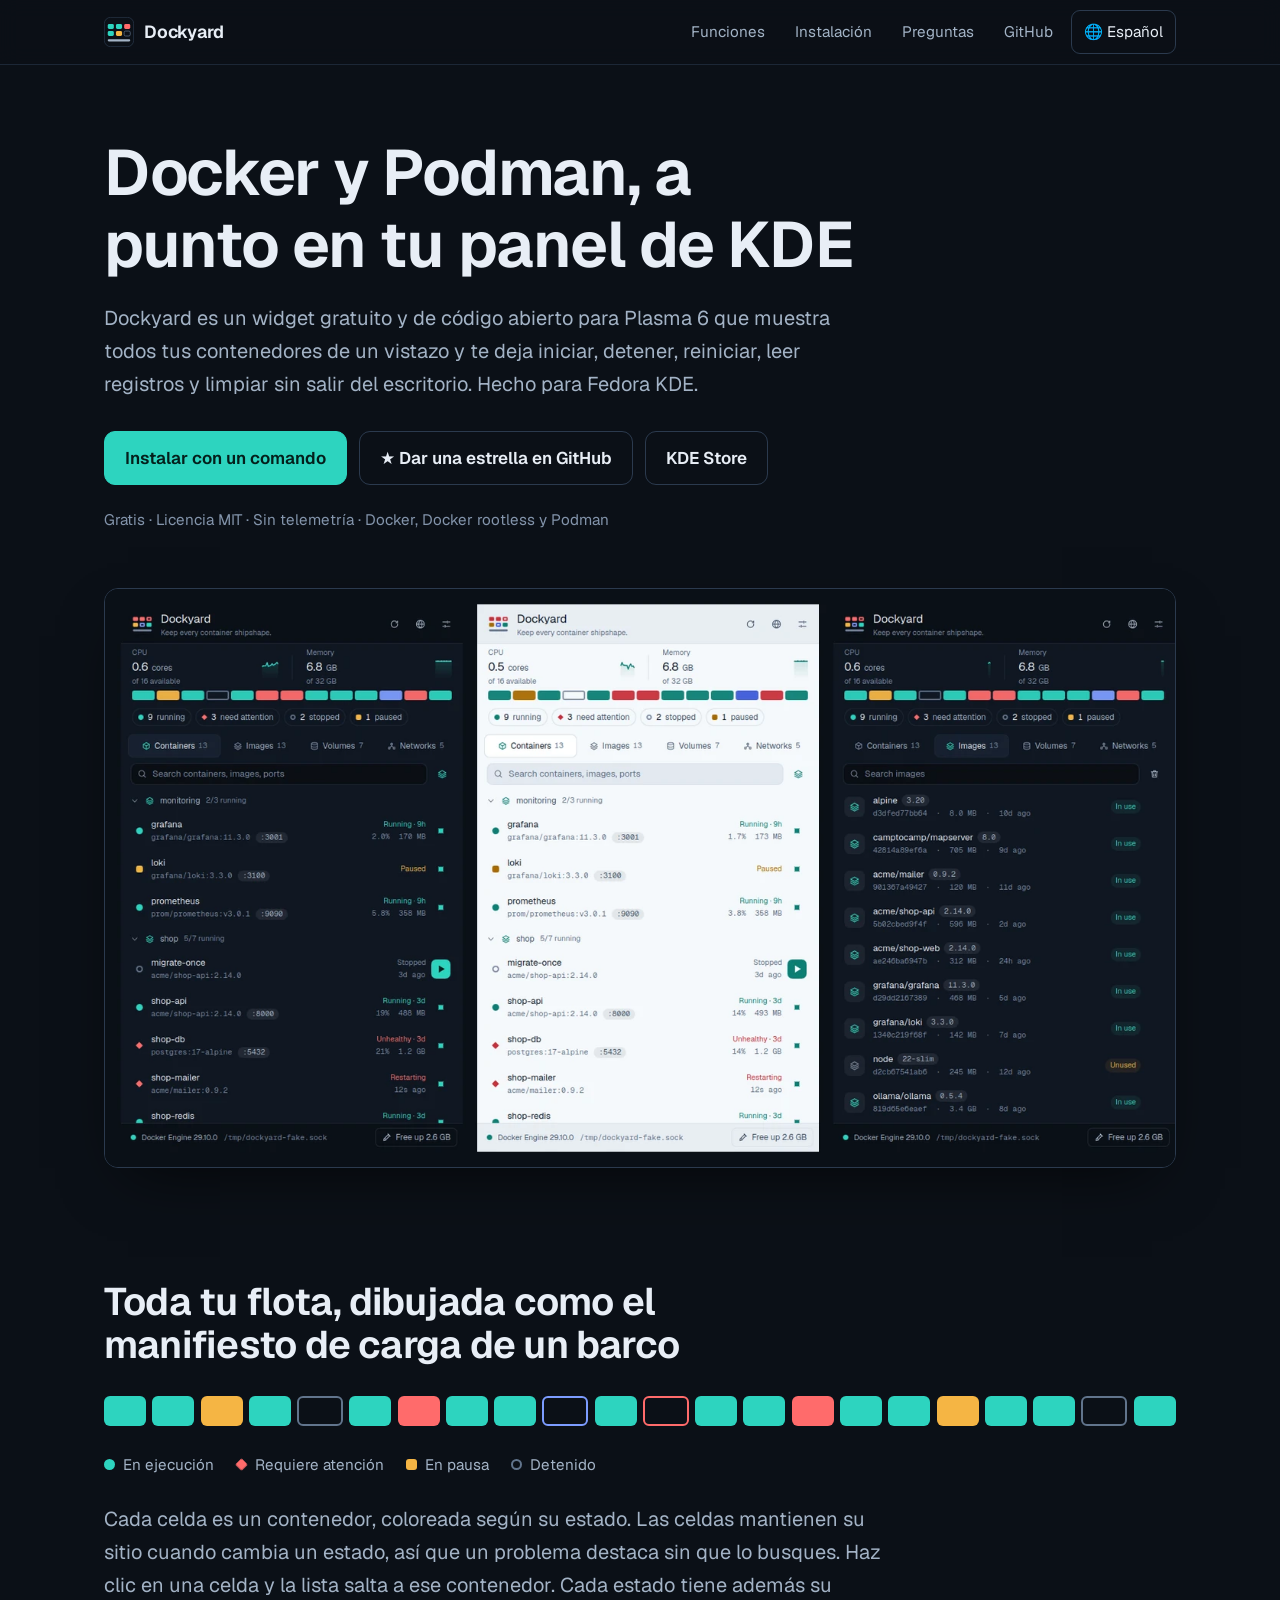
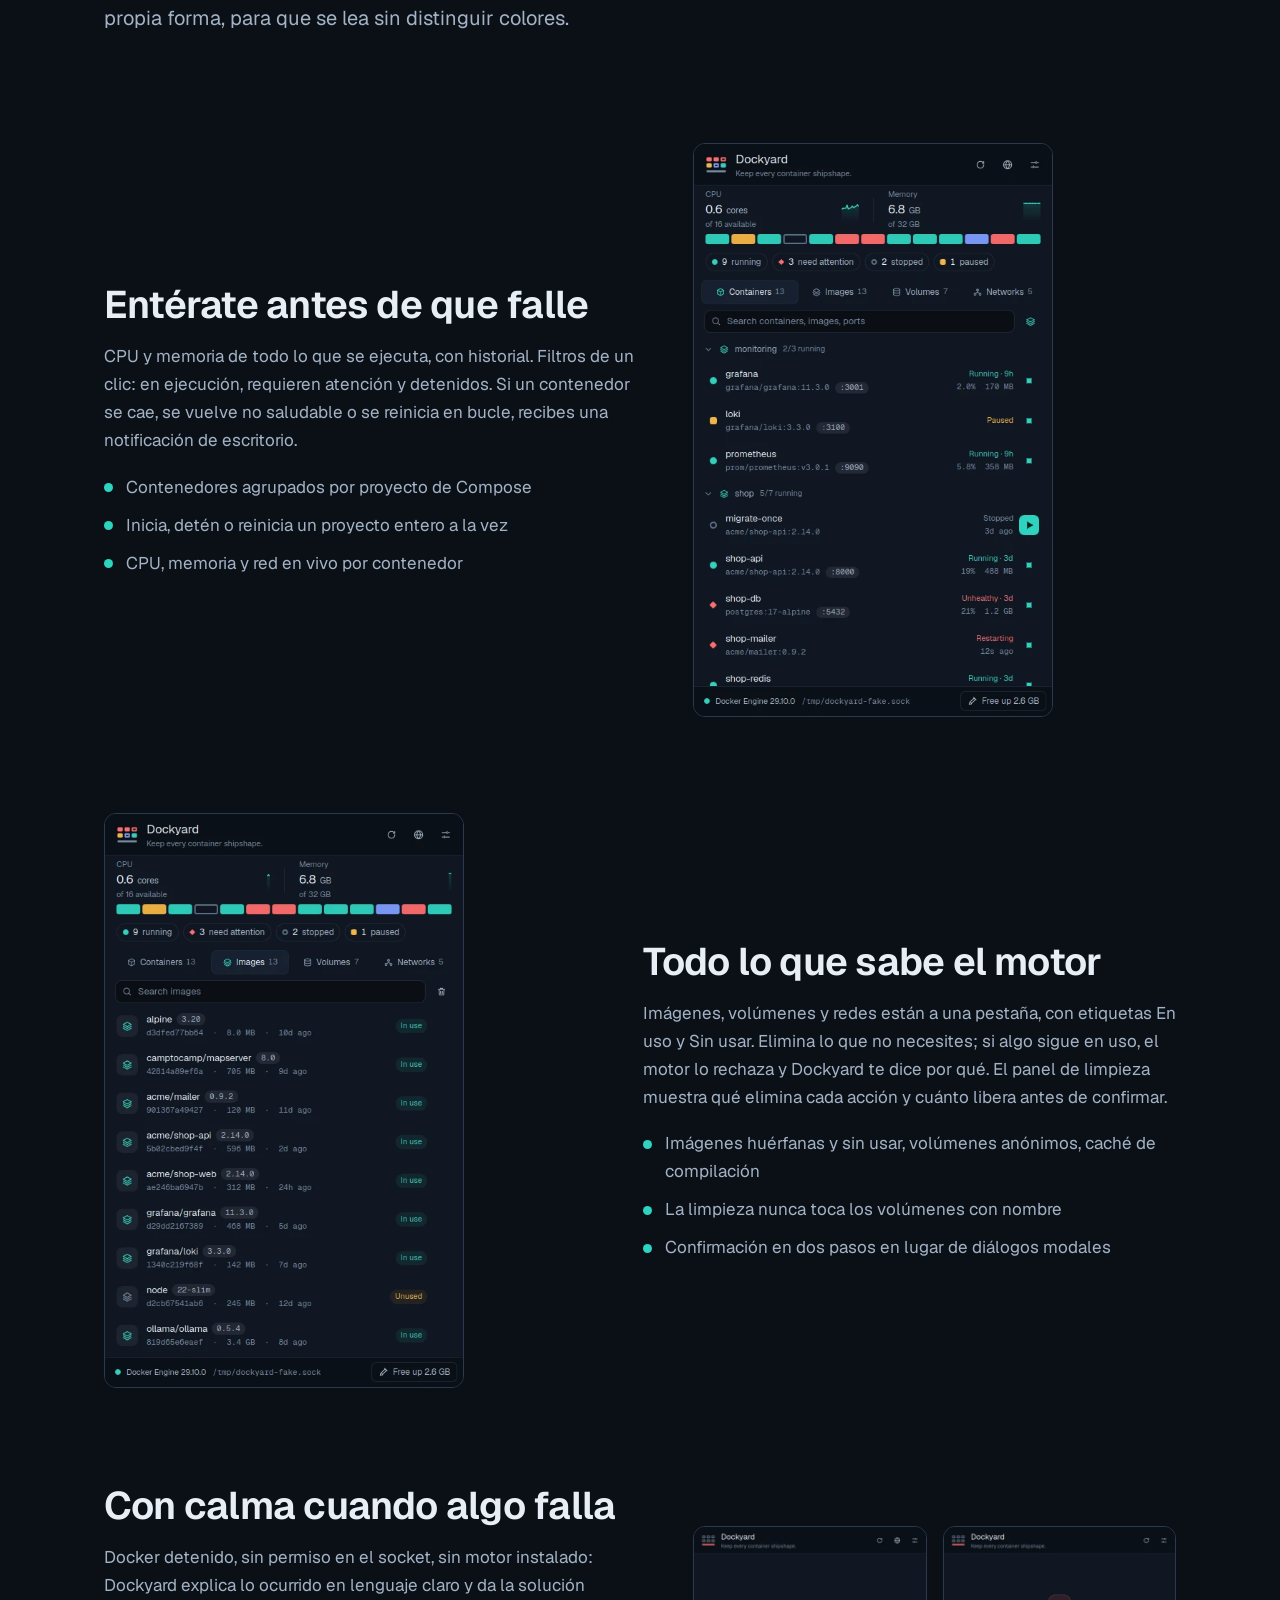
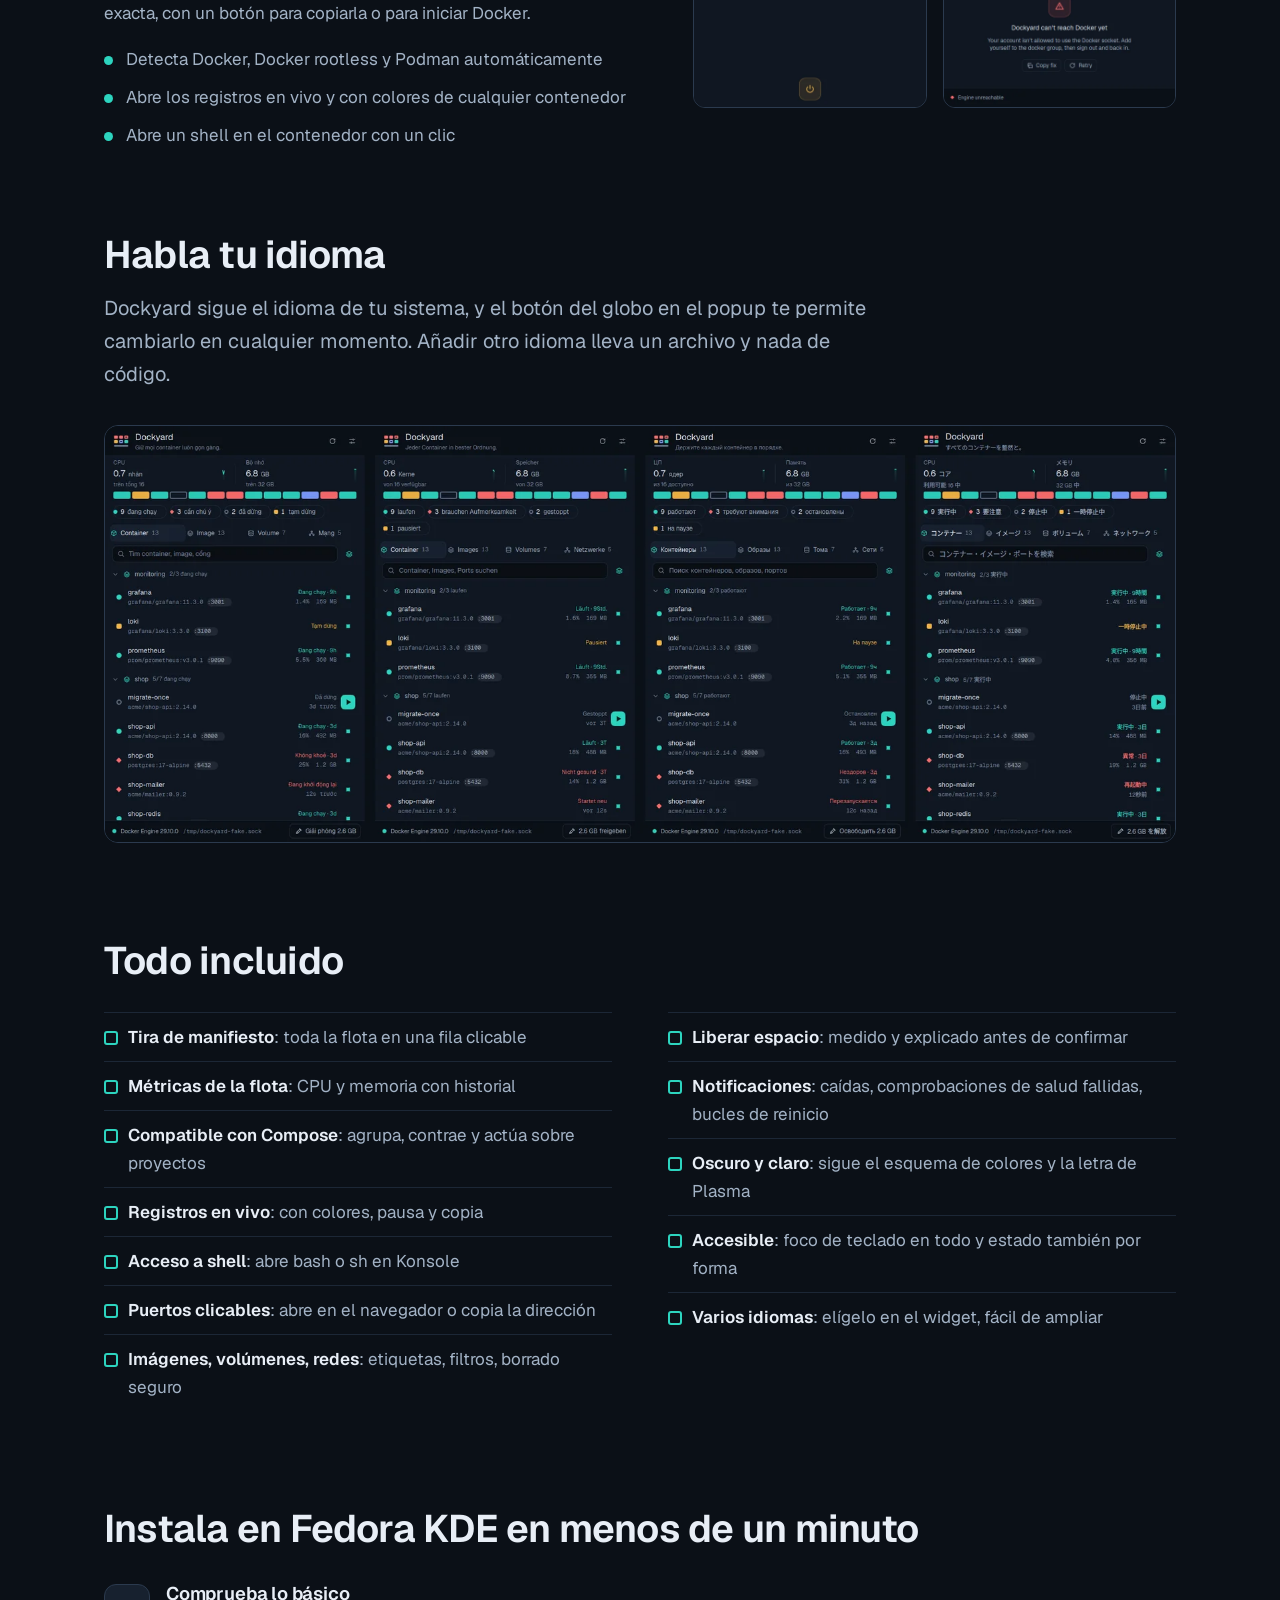
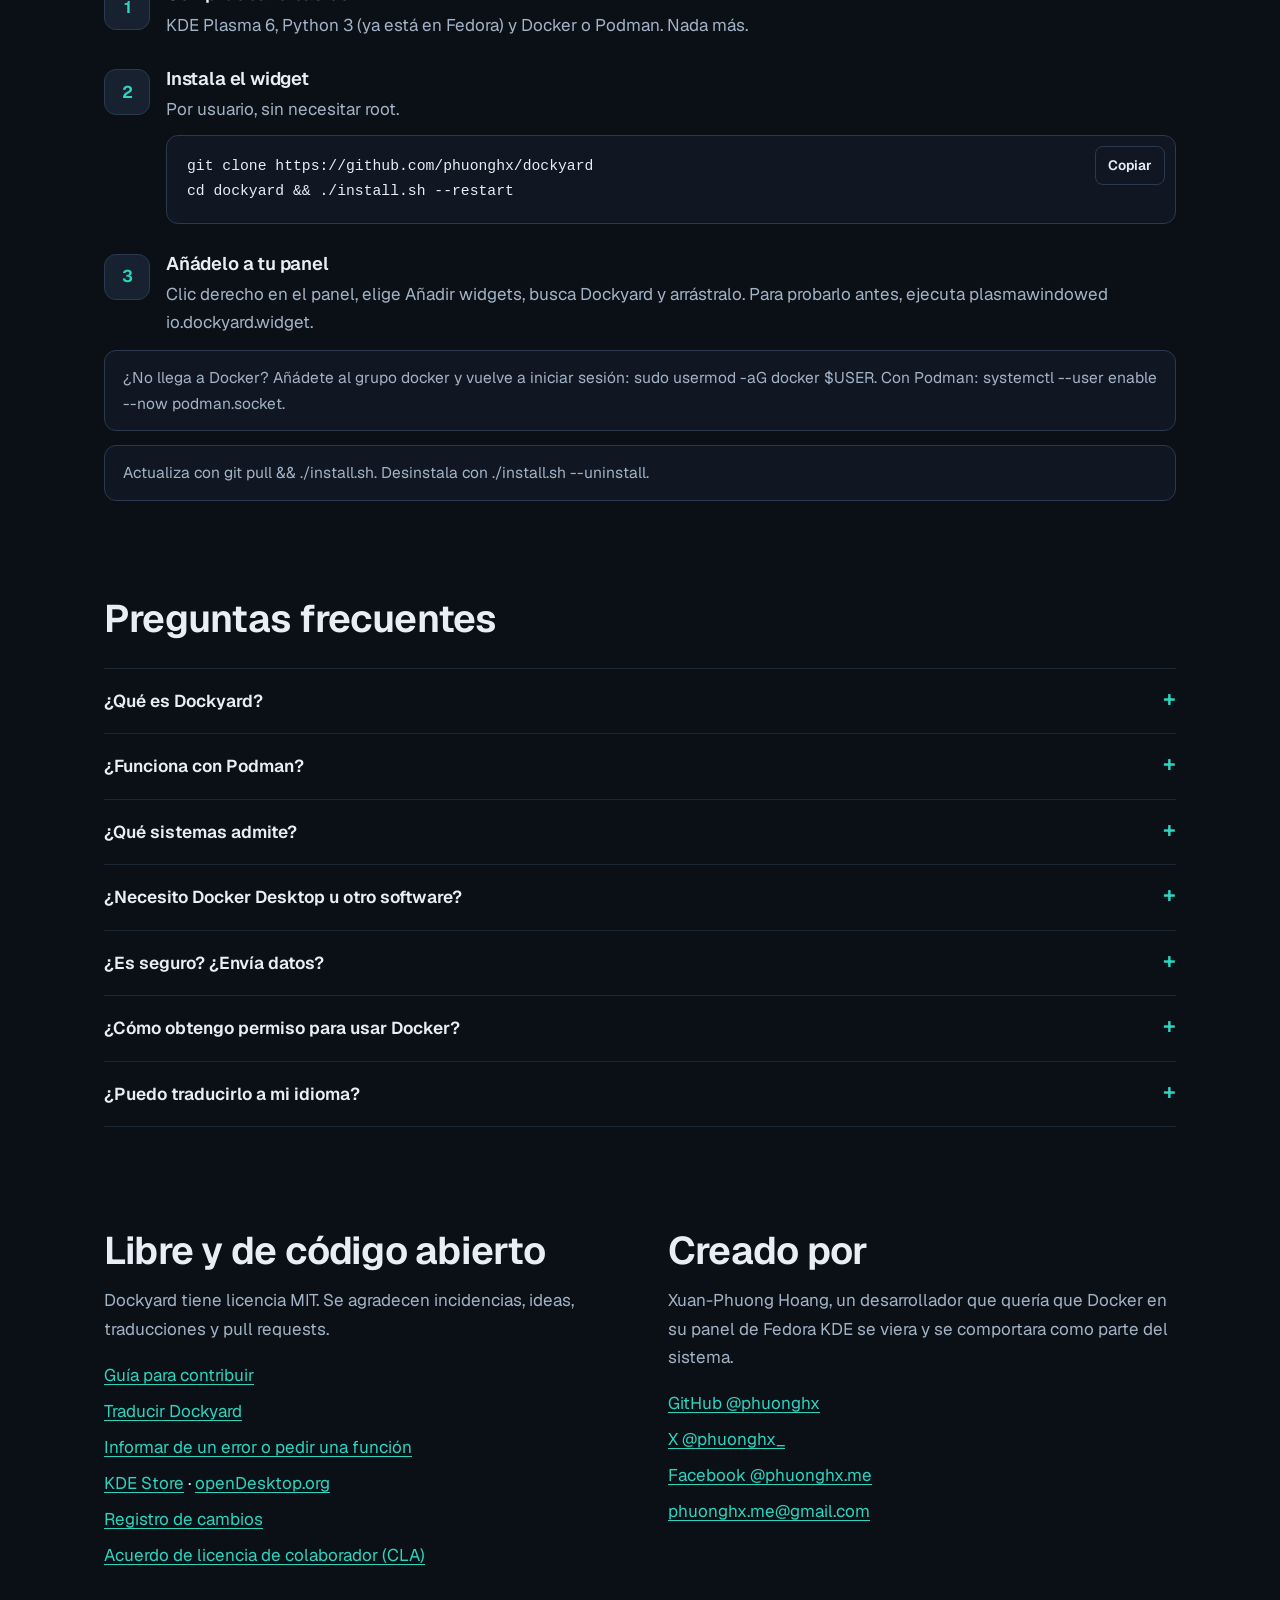
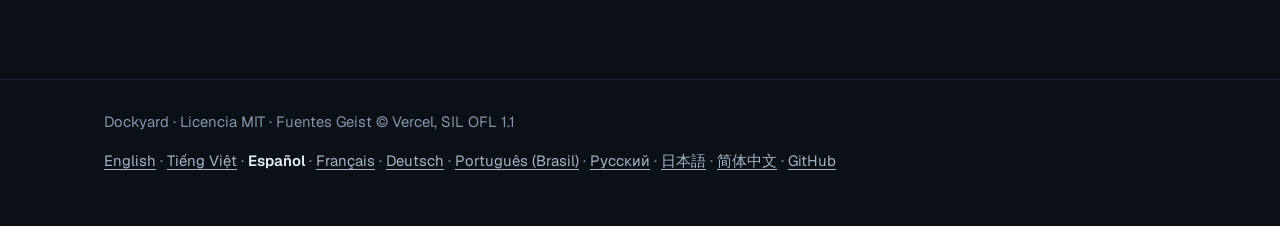
<file: docs/es/index.html>
<!doctype html>
<html lang="es">
<head>
<meta charset="utf-8">
<meta name="viewport" content="width=device-width,initial-scale=1">
<title>Dockyard: widget de Docker y Podman para KDE Plasma 6</title>
<meta name="description" content="Dockyard es un widget gratuito y de código abierto para KDE Plasma 6 que vigila y gestiona contenedores, imágenes, volúmenes y registros de Docker y Podman desde tu panel. Hecho para Fedora KDE.">
<link rel="canonical" href="https://phuonghx.github.io/dockyard/es/">
<link rel="alternate" hreflang="en" href="https://phuonghx.github.io/dockyard/">
<link rel="alternate" hreflang="vi" href="https://phuonghx.github.io/dockyard/vi/">
<link rel="alternate" hreflang="es" href="https://phuonghx.github.io/dockyard/es/">
<link rel="alternate" hreflang="fr" href="https://phuonghx.github.io/dockyard/fr/">
<link rel="alternate" hreflang="de" href="https://phuonghx.github.io/dockyard/de/">
<link rel="alternate" hreflang="pt-BR" href="https://phuonghx.github.io/dockyard/pt-BR/">
<link rel="alternate" hreflang="ru" href="https://phuonghx.github.io/dockyard/ru/">
<link rel="alternate" hreflang="ja" href="https://phuonghx.github.io/dockyard/ja/">
<link rel="alternate" hreflang="zh-CN" href="https://phuonghx.github.io/dockyard/zh-CN/">
<link rel="alternate" hreflang="x-default" href="https://phuonghx.github.io/dockyard/">
<meta name="robots" content="index,follow,max-image-preview:large">
<meta name="theme-color" content="#0b1017">
<meta name="author" content="Xuan-Phuong Hoang">
<meta name="keywords" content="Dockyard, Docker widget, Podman widget, KDE Plasma 6, plasmoid, Fedora KDE, container manager, docker GUI, Linux">
<meta property="og:type" content="website">
<meta property="og:site_name" content="Dockyard">
<meta property="og:title" content="Dockyard: widget de Docker y Podman para KDE Plasma 6">
<meta property="og:description" content="Dockyard es un widget gratuito y de código abierto para KDE Plasma 6 que vigila y gestiona contenedores, imágenes, volúmenes y registros de Docker y Podman desde tu panel. Hecho para Fedora KDE.">
<meta property="og:url" content="https://phuonghx.github.io/dockyard/es/">
<meta property="og:locale" content="es_ES">
<meta property="og:locale:alternate" content="en_US">
<meta property="og:locale:alternate" content="vi_VN">
<meta property="og:locale:alternate" content="fr_FR">
<meta property="og:locale:alternate" content="de_DE">
<meta property="og:locale:alternate" content="pt_BR">
<meta property="og:locale:alternate" content="ru_RU">
<meta property="og:locale:alternate" content="ja_JP">
<meta property="og:locale:alternate" content="zh_CN">
<meta property="og:image" content="https://phuonghx.github.io/dockyard/assets/og-image.png">
<meta property="og:image:width" content="1200">
<meta property="og:image:height" content="630">
<meta property="og:image:alt" content="Widget Dockyard para KDE Plasma en tema oscuro y claro, junto a la pestaña Imágenes">
<meta name="twitter:card" content="summary_large_image">
<meta name="twitter:site" content="@phuonghx_">
<meta name="twitter:creator" content="@phuonghx_">
<meta name="twitter:title" content="Dockyard: widget de Docker y Podman para KDE Plasma 6">
<meta name="twitter:description" content="Dockyard es un widget gratuito y de código abierto para KDE Plasma 6 que vigila y gestiona contenedores, imágenes, volúmenes y registros de Docker y Podman desde tu panel. Hecho para Fedora KDE.">
<meta name="twitter:image" content="https://phuonghx.github.io/dockyard/assets/og-image.png">
<link rel="icon" href="../assets/favicon.svg" type="image/svg+xml">
<link rel="icon" href="../assets/favicon.ico" sizes="48x48">
<link rel="apple-touch-icon" href="../assets/apple-touch-icon.png">
<link rel="preload" href="../assets/Geist.ttf" as="font" type="font/ttf" crossorigin>
<link rel="stylesheet" href="../assets/style.css">
<script type="application/ld+json">{"@context":"https://schema.org","@graph":[{"@type":"SoftwareApplication","@id":"https://phuonghx.github.io/dockyard/#app","name":"Dockyard","alternateName":"Dockyard for KDE Plasma","url":"https://phuonghx.github.io/dockyard/es/","description":"Dockyard es un widget gratuito y de código abierto para KDE Plasma 6 que vigila y gestiona contenedores, imágenes, volúmenes y registros de Docker y Podman desde tu panel. Hecho para Fedora KDE.","applicationCategory":"DeveloperApplication","applicationSubCategory":"Container management","operatingSystem":"Linux (KDE Plasma 6)","softwareRequirements":"KDE Plasma 6, Python 3, Docker or Podman","softwareVersion":"1.0.1","datePublished":"2026-11-26","dateModified":"2026-11-27","license":"https://opensource.org/licenses/MIT","isAccessibleForFree":true,"offers":{"@type":"Offer","price":"0","priceCurrency":"USD"},"downloadUrl":"https://github.com/phuonghx/dockyard","codeRepository":"https://github.com/phuonghx/dockyard","sameAs":["https://store.kde.org/p/2382787/","https://www.opendesktop.org/p/2382787/"],"installUrl":"https://phuonghx.github.io/dockyard/#install","image":"https://phuonghx.github.io/dockyard/assets/og-image.png","screenshot":["https://phuonghx.github.io/dockyard/images/overview-dark.png","https://phuonghx.github.io/dockyard/images/overview-light.png","https://phuonghx.github.io/dockyard/images/tab-images.png"],"inLanguage":["en","vi","es","fr","de","pt-BR","ru","ja","zh-CN"],"featureList":["Manifest strip of every container","CPU and memory with history","Compose project grouping","Live colour-coded logs","Shell access","Image, volume and network management","Safe disk clean-up","Desktop notifications","Dark and light themes","9 languages"],"author":{"@id":"https://phuonghx.github.io/dockyard/#author"}},{"@type":"Person","@id":"https://phuonghx.github.io/dockyard/#author","name":"Xuan-Phuong Hoang","url":"https://github.com/phuonghx","sameAs":["https://github.com/phuonghx","https://x.com/phuonghx_","https://facebook.com/phuonghx.me"]},{"@type":"FAQPage","mainEntity":[{"@type":"Question","name":"¿Qué es Dockyard?","acceptedAnswer":{"@type":"Answer","text":"Dockyard es un widget gratuito y de código abierto para KDE Plasma 6. Vive en tu panel y te permite vigilar y gestionar contenedores, imágenes, volúmenes y redes de Docker o Podman, leer registros y liberar espacio en disco, sin abrir una terminal ni una aplicación pesada."}},{"@type":"Question","name":"¿Funciona con Podman?","acceptedAnswer":{"@type":"Answer","text":"Sí. Encuentra automáticamente Docker, Docker rootless y el socket compatible con Docker de Podman, o puedes indicar la ruta de un socket en los ajustes del widget."}},{"@type":"Question","name":"¿Qué sistemas admite?","acceptedAnswer":{"@type":"Answer","text":"Cualquier escritorio Linux con KDE Plasma 6, probado en Fedora KDE. Es un widget de Plasma, así que no funciona en GNOME ni en otros escritorios."}},{"@type":"Question","name":"¿Necesito Docker Desktop u otro software?","acceptedAnswer":{"@type":"Answer","text":"No. Solo Python 3 y un motor Docker o Podman en marcha. Dockyard habla directamente con el socket local del motor."}},{"@type":"Question","name":"¿Es seguro? ¿Envía datos?","acceptedAnswer":{"@type":"Answer","text":"Dockyard no tiene telemetría y no envía nada salvo al socket local de tu motor. Tiene licencia MIT y el código está en GitHub. Como con cualquier herramienta de Docker, acceder al socket de Docker equivale a ser root."}},{"@type":"Question","name":"¿Cómo obtengo permiso para usar Docker?","acceptedAnswer":{"@type":"Answer","text":"Añade tu usuario al grupo docker con sudo usermod -aG docker $USER y vuelve a iniciar sesión. Dockyard muestra este comando exacto cuando detecta el problema."}},{"@type":"Question","name":"¿Puedo traducirlo a mi idioma?","acceptedAnswer":{"@type":"Answer","text":"Sí. Crea la plantilla con tools/i18n.sh new <idioma>, traduce el archivo con cualquier editor y abre un pull request. No hace falta programar. Consulta la guía Translating en CONTRIBUTING.md."}}]},{"@type":"WebSite","@id":"https://phuonghx.github.io/dockyard/#site","name":"Dockyard","url":"https://phuonghx.github.io/dockyard/","inLanguage":"es"}]}</script>
</head>
<body>
<a class="skip" href="#main">Saltar al contenido</a>
<header class="top"><div class="wrap bar">
  <a class="brand" href="./"><img src="../assets/favicon.svg" width="30" height="30" alt="">Dockyard</a>
  <nav class="main" aria-label="Main">
    <a class="hide-sm" href="#features">Funciones</a>
    <a class="hide-sm" href="#install">Instalación</a>
    <a class="hide-sm" href="#faq">Preguntas</a>
    <a href="https://github.com/phuonghx/dockyard">GitHub</a>
    <details class="langsel"><summary aria-label="Language"><span aria-hidden="true">🌐</span> Español</summary><ul><li><a href="../" hreflang="en" lang="en">English</a></li><li><a href="../vi/" hreflang="vi" lang="vi">Tiếng Việt</a></li><li><a href="../es/" hreflang="es" lang="es" aria-current="true">Español</a></li><li><a href="../fr/" hreflang="fr" lang="fr">Français</a></li><li><a href="../de/" hreflang="de" lang="de">Deutsch</a></li><li><a href="../pt-BR/" hreflang="pt-BR" lang="pt-BR">Português (Brasil)</a></li><li><a href="../ru/" hreflang="ru" lang="ru">Русский</a></li><li><a href="../ja/" hreflang="ja" lang="ja">日本語</a></li><li><a href="../zh-CN/" hreflang="zh-CN" lang="zh-CN">简体中文</a></li></ul></details>
  </nav>
</div></header>
<main id="main">
  <section class="hero"><div class="wrap">
    <h1>Docker y Podman, a punto en tu panel de KDE</h1>
    <p class="lead">Dockyard es un widget gratuito y de código abierto para Plasma 6 que muestra todos tus contenedores de un vistazo y te deja iniciar, detener, reiniciar, leer registros y limpiar sin salir del escritorio. Hecho para Fedora KDE.</p>
    <div class="cta"><a class="btn pri" href="#install">Instalar con un comando</a><a class="btn" href="https://github.com/phuonghx/dockyard">★ Dar una estrella en GitHub</a><a class="btn" href="https://store.kde.org/p/2382787/">KDE Store</a></div>
    <p class="trust">Gratis · Licencia MIT · Sin telemetría · Docker, Docker rootless y Podman</p>
    <div class="shot"><picture><source srcset="../images/hero.webp" type="image/webp"><img src="../images/hero.png" width="1400" height="755" alt="Widget Dockyard para KDE Plasma en tema oscuro y claro, junto a la pestaña Imágenes" fetchpriority="high"></picture></div>
  </div></section>

  <section class="manifest-sec" aria-labelledby="manifest"><div class="wrap">
    <h2 id="manifest">Toda tu flota, dibujada como el manifiesto de carga de un barco</h2>
    <div class="cells" aria-hidden="true"><i class="run" style="--i:0"></i><i class="run" style="--i:1"></i><i class="warn" style="--i:2"></i><i class="run" style="--i:3"></i><i class="idle" style="--i:4"></i><i class="run" style="--i:5"></i><i class="bad" style="--i:6"></i><i class="run" style="--i:7"></i><i class="run" style="--i:8"></i><i class="info" style="--i:9"></i><i class="run" style="--i:10"></i><i class="fail" style="--i:11"></i><i class="run" style="--i:12"></i><i class="run" style="--i:13"></i><i class="bad" style="--i:14"></i><i class="run" style="--i:15"></i><i class="run" style="--i:16"></i><i class="warn" style="--i:17"></i><i class="run" style="--i:18"></i><i class="run" style="--i:19"></i><i class="idle" style="--i:20"></i><i class="run" style="--i:21"></i></div>
    <ul class="legend"><li><span class="dot run"></span>En ejecución</li><li><span class="dot bad"></span>Requiere atención</li><li><span class="dot warn"></span>En pausa</li><li><span class="dot idle"></span>Detenido</li></ul>
    <p class="lead" style="margin-top:26px">Cada celda es un contenedor, coloreada según su estado. Las celdas mantienen su sitio cuando cambia un estado, así que un problema destaca sin que lo busques. Haz clic en una celda y la lista salta a ese contenedor. Cada estado tiene además su propia forma, para que se lea sin distinguir colores.</p>
  </div></section>

  <section class="feat" id="features" aria-label="Funciones"><div class="wrap" style="display:grid;gap:96px">
      <div class="row"><div class="txt"><h2>Entérate antes de que falle</h2><p>CPU y memoria de todo lo que se ejecuta, con historial. Filtros de un clic: en ejecución, requieren atención y detenidos. Si un contenedor se cae, se vuelve no saludable o se reinicia en bucle, recibes una notificación de escritorio.</p><ul><li>Contenedores agrupados por proyecto de Compose</li><li>Inicia, detén o reinicia un proyecto entero a la vez</li><li>CPU, memoria y red en vivo por contenedor</li></ul></div><div class="pic"><picture><source srcset="../images/overview-dark.webp" type="image/webp"><img src="../images/overview-dark.png" width="500" height="800" alt="Vista general de Dockyard: historial de CPU y memoria, la tira de manifiesto y contenedores agrupados por proyecto de Compose" loading="lazy"></picture></div></div>
      <div class="row flip"><div class="txt"><h2>Todo lo que sabe el motor</h2><p>Imágenes, volúmenes y redes están a una pestaña, con etiquetas En uso y Sin usar. Elimina lo que no necesites; si algo sigue en uso, el motor lo rechaza y Dockyard te dice por qué. El panel de limpieza muestra qué elimina cada acción y cuánto libera antes de confirmar.</p><ul><li>Imágenes huérfanas y sin usar, volúmenes anónimos, caché de compilación</li><li>La limpieza nunca toca los volúmenes con nombre</li><li>Confirmación en dos pasos en lugar de diálogos modales</li></ul></div><div class="pic"><picture><source srcset="../images/tab-images.webp" type="image/webp"><img src="../images/tab-images.png" width="500" height="800" alt="Pestaña Imágenes de Dockyard con etiquetas En uso y Sin usar" loading="lazy"></picture></div></div>
      <div class="row"><div class="txt"><h2>Con calma cuando algo falla</h2><p>Docker detenido, sin permiso en el socket, sin motor instalado: Dockyard explica lo ocurrido en lenguaje claro y da la solución exacta, con un botón para copiarla o para iniciar Docker.</p><ul><li>Detecta Docker, Docker rootless y Podman automáticamente</li><li>Abre los registros en vivo y con colores de cualquier contenedor</li><li>Abre un shell en el contenedor con un clic</li></ul></div><div class="pic two"><picture><source srcset="../images/error-not-running-crop.webp" type="image/webp"><img src="../images/error-not-running-crop.png" width="500" height="390" alt="Mensaje de Dockyard: Docker no se está ejecutando, con un botón Iniciar Docker" loading="lazy"></picture><picture><source srcset="../images/error-permission-crop.webp" type="image/webp"><img src="../images/error-permission-crop.png" width="500" height="390" alt="Mensaje de Dockyard: sin permiso para usar el socket de Docker, con un botón Copiar solución" loading="lazy"></picture></div></div>
  </div></section>

  <section class="feat" aria-labelledby="langs"><div class="wrap">
    <h2 id="langs">Habla tu idioma</h2>
    <p class="lead" style="margin-top:16px">Dockyard sigue el idioma de tu sistema, y el botón del globo en el popup te permite cambiarlo en cualquier momento. Añadir otro idioma lleva un archivo y nada de código.</p>
    <div class="wide"><picture><source srcset="../images/languages.webp" type="image/webp"><img src="../images/languages.png" width="1600" height="621" alt="Dockyard en vietnamita, alemán, ruso y japonés" loading="lazy"></picture></div>
  </div></section>

  <section class="allf" aria-labelledby="all"><div class="wrap">
    <h2 id="all">Todo incluido</h2>
    <ul><li><strong>Tira de manifiesto</strong>: toda la flota en una fila clicable</li><li><strong>Métricas de la flota</strong>: CPU y memoria con historial</li><li><strong>Compatible con Compose</strong>: agrupa, contrae y actúa sobre proyectos</li><li><strong>Registros en vivo</strong>: con colores, pausa y copia</li><li><strong>Acceso a shell</strong>: abre bash o sh en Konsole</li><li><strong>Puertos clicables</strong>: abre en el navegador o copia la dirección</li><li><strong>Imágenes, volúmenes, redes</strong>: etiquetas, filtros, borrado seguro</li><li><strong>Liberar espacio</strong>: medido y explicado antes de confirmar</li><li><strong>Notificaciones</strong>: caídas, comprobaciones de salud fallidas, bucles de reinicio</li><li><strong>Oscuro y claro</strong>: sigue el esquema de colores y la letra de Plasma</li><li><strong>Accesible</strong>: foco de teclado en todo y estado también por forma</li><li><strong>Varios idiomas</strong>: elígelo en el widget, fácil de ampliar</li></ul>
  </div></section>

  <section class="install" id="install" aria-labelledby="inst"><div class="wrap">
    <h2 id="inst">Instala en Fedora KDE en menos de un minuto</h2>
    <ol class="steps">
        <li><div><h3>Comprueba lo básico</h3><p class="mut">KDE Plasma 6, Python 3 (ya está en Fedora) y Docker o Podman. Nada más.</p></div></li>
        <li><div><h3>Instala el widget</h3><p class="mut">Por usuario, sin necesitar root.</p><div class="code"><pre><code>git clone https://github.com/phuonghx/dockyard
cd dockyard &amp;&amp; ./install.sh --restart</code></pre><button class="btn copy" type="button" data-copy="git clone https://github.com/phuonghx/dockyard
cd dockyard &amp;&amp; ./install.sh --restart" data-done="Copiado">Copiar</button></div></div></li>
        <li><div><h3>Añádelo a tu panel</h3><p class="mut">Clic derecho en el panel, elige Añadir widgets, busca Dockyard y arrástralo. Para probarlo antes, ejecuta plasmawindowed io.dockyard.widget.</p></div></li>
    </ol>
    <p class="note">¿No llega a Docker? Añádete al grupo docker y vuelve a iniciar sesión: sudo usermod -aG docker $USER. Con Podman: systemctl --user enable --now podman.socket.</p>
    <p class="note">Actualiza con git pull &amp;&amp; ./install.sh. Desinstala con ./install.sh --uninstall.</p>
  </div></section>

  <section class="faq" id="faq" aria-labelledby="faqh"><div class="wrap">
    <h2 id="faqh" style="margin-bottom:28px">Preguntas frecuentes</h2>
    <details><summary>¿Qué es Dockyard?</summary><p>Dockyard es un widget gratuito y de código abierto para KDE Plasma 6. Vive en tu panel y te permite vigilar y gestionar contenedores, imágenes, volúmenes y redes de Docker o Podman, leer registros y liberar espacio en disco, sin abrir una terminal ni una aplicación pesada.</p></details>
    <details><summary>¿Funciona con Podman?</summary><p>Sí. Encuentra automáticamente Docker, Docker rootless y el socket compatible con Docker de Podman, o puedes indicar la ruta de un socket en los ajustes del widget.</p></details>
    <details><summary>¿Qué sistemas admite?</summary><p>Cualquier escritorio Linux con KDE Plasma 6, probado en Fedora KDE. Es un widget de Plasma, así que no funciona en GNOME ni en otros escritorios.</p></details>
    <details><summary>¿Necesito Docker Desktop u otro software?</summary><p>No. Solo Python 3 y un motor Docker o Podman en marcha. Dockyard habla directamente con el socket local del motor.</p></details>
    <details><summary>¿Es seguro? ¿Envía datos?</summary><p>Dockyard no tiene telemetría y no envía nada salvo al socket local de tu motor. Tiene licencia MIT y el código está en GitHub. Como con cualquier herramienta de Docker, acceder al socket de Docker equivale a ser root.</p></details>
    <details><summary>¿Cómo obtengo permiso para usar Docker?</summary><p>Añade tu usuario al grupo docker con sudo usermod -aG docker $USER y vuelve a iniciar sesión. Dockyard muestra este comando exacto cuando detecta el problema.</p></details>
    <details><summary>¿Puedo traducirlo a mi idioma?</summary><p>Sí. Crea la plantilla con tools/i18n.sh new &lt;idioma&gt;, traduce el archivo con cualquier editor y abre un pull request. No hace falta programar. Consulta la guía Translating en CONTRIBUTING.md.</p></details>
  </div></section>

  <section class="oss" aria-labelledby="oss"><div class="wrap"><div class="grid">
    <div><h2 id="oss">Libre y de código abierto</h2><p class="mut" style="margin-top:14px">Dockyard tiene licencia MIT. Se agradecen incidencias, ideas, traducciones y pull requests.</p>
      <ul><li><a href="https://github.com/phuonghx/dockyard/blob/main/CONTRIBUTING.md">Guía para contribuir</a></li><li><a href="https://github.com/phuonghx/dockyard/blob/main/CONTRIBUTING.md#translating">Traducir Dockyard</a></li><li><a href="https://github.com/phuonghx/dockyard/issues">Informar de un error o pedir una función</a></li><li><a href="https://store.kde.org/p/2382787/">KDE Store</a> · <a href="https://www.opendesktop.org/p/2382787/">openDesktop.org</a></li><li><a href="https://github.com/phuonghx/dockyard/blob/main/CHANGELOG.md">Registro de cambios</a></li><li><a href="https://github.com/phuonghx/dockyard/blob/main/CLA.md">Acuerdo de licencia de colaborador (CLA)</a></li></ul></div>
    <div><h2>Creado por</h2><p class="mut" style="margin-top:14px">Xuan-Phuong Hoang, un desarrollador que quería que Docker en su panel de Fedora KDE se viera y se comportara como parte del sistema.</p>
      <ul><li><a href="https://github.com/phuonghx">GitHub @phuonghx</a></li><li><a href="https://x.com/phuonghx_">X @phuonghx_</a></li><li><a href="https://facebook.com/phuonghx.me">Facebook @phuonghx.me</a></li><li><a href="mailto:phuonghx.me@gmail.com">phuonghx.me@gmail.com</a></li></ul></div>
  </div></div></section>
</main>
<footer><div class="wrap"><span>Dockyard · Licencia MIT · Fuentes Geist © Vercel, SIL OFL 1.1</span><span class="flang"><a href="../" hreflang="en" lang="en">English</a> · <a href="../vi/" hreflang="vi" lang="vi">Tiếng Việt</a> · <span aria-current="true">Español</span> · <a href="../fr/" hreflang="fr" lang="fr">Français</a> · <a href="../de/" hreflang="de" lang="de">Deutsch</a> · <a href="../pt-BR/" hreflang="pt-BR" lang="pt-BR">Português (Brasil)</a> · <a href="../ru/" hreflang="ru" lang="ru">Русский</a> · <a href="../ja/" hreflang="ja" lang="ja">日本語</a> · <a href="../zh-CN/" hreflang="zh-CN" lang="zh-CN">简体中文</a> · <a href="https://github.com/phuonghx/dockyard">GitHub</a></span></div></footer>
<script>document.querySelectorAll('[data-copy]').forEach(function(b){b.addEventListener('click',function(){var t=b.getAttribute('data-copy'),d=b.getAttribute('data-done'),o=b.textContent;(navigator.clipboard?navigator.clipboard.writeText(t):Promise.reject()).then(function(){b.textContent=d;setTimeout(function(){b.textContent=o},1600)},function(){})})})</script>
</body>
</html>
</file>
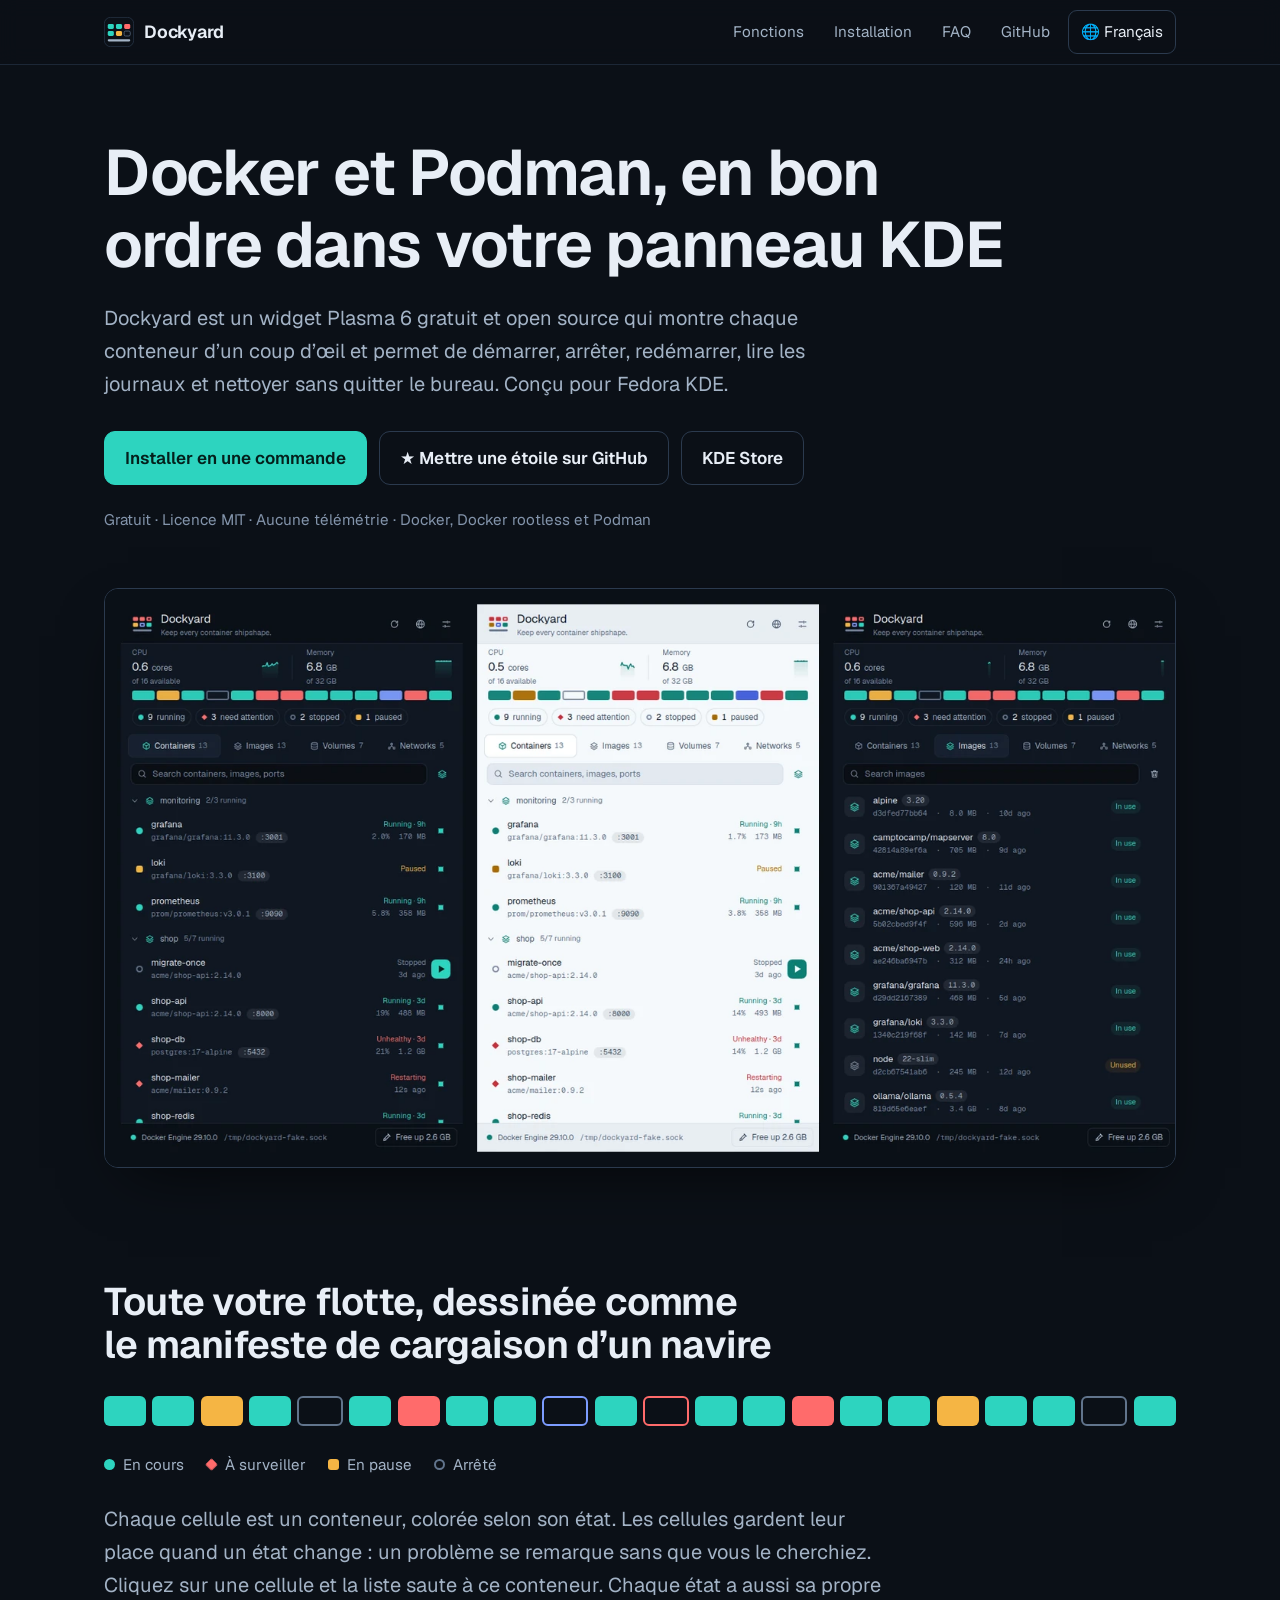
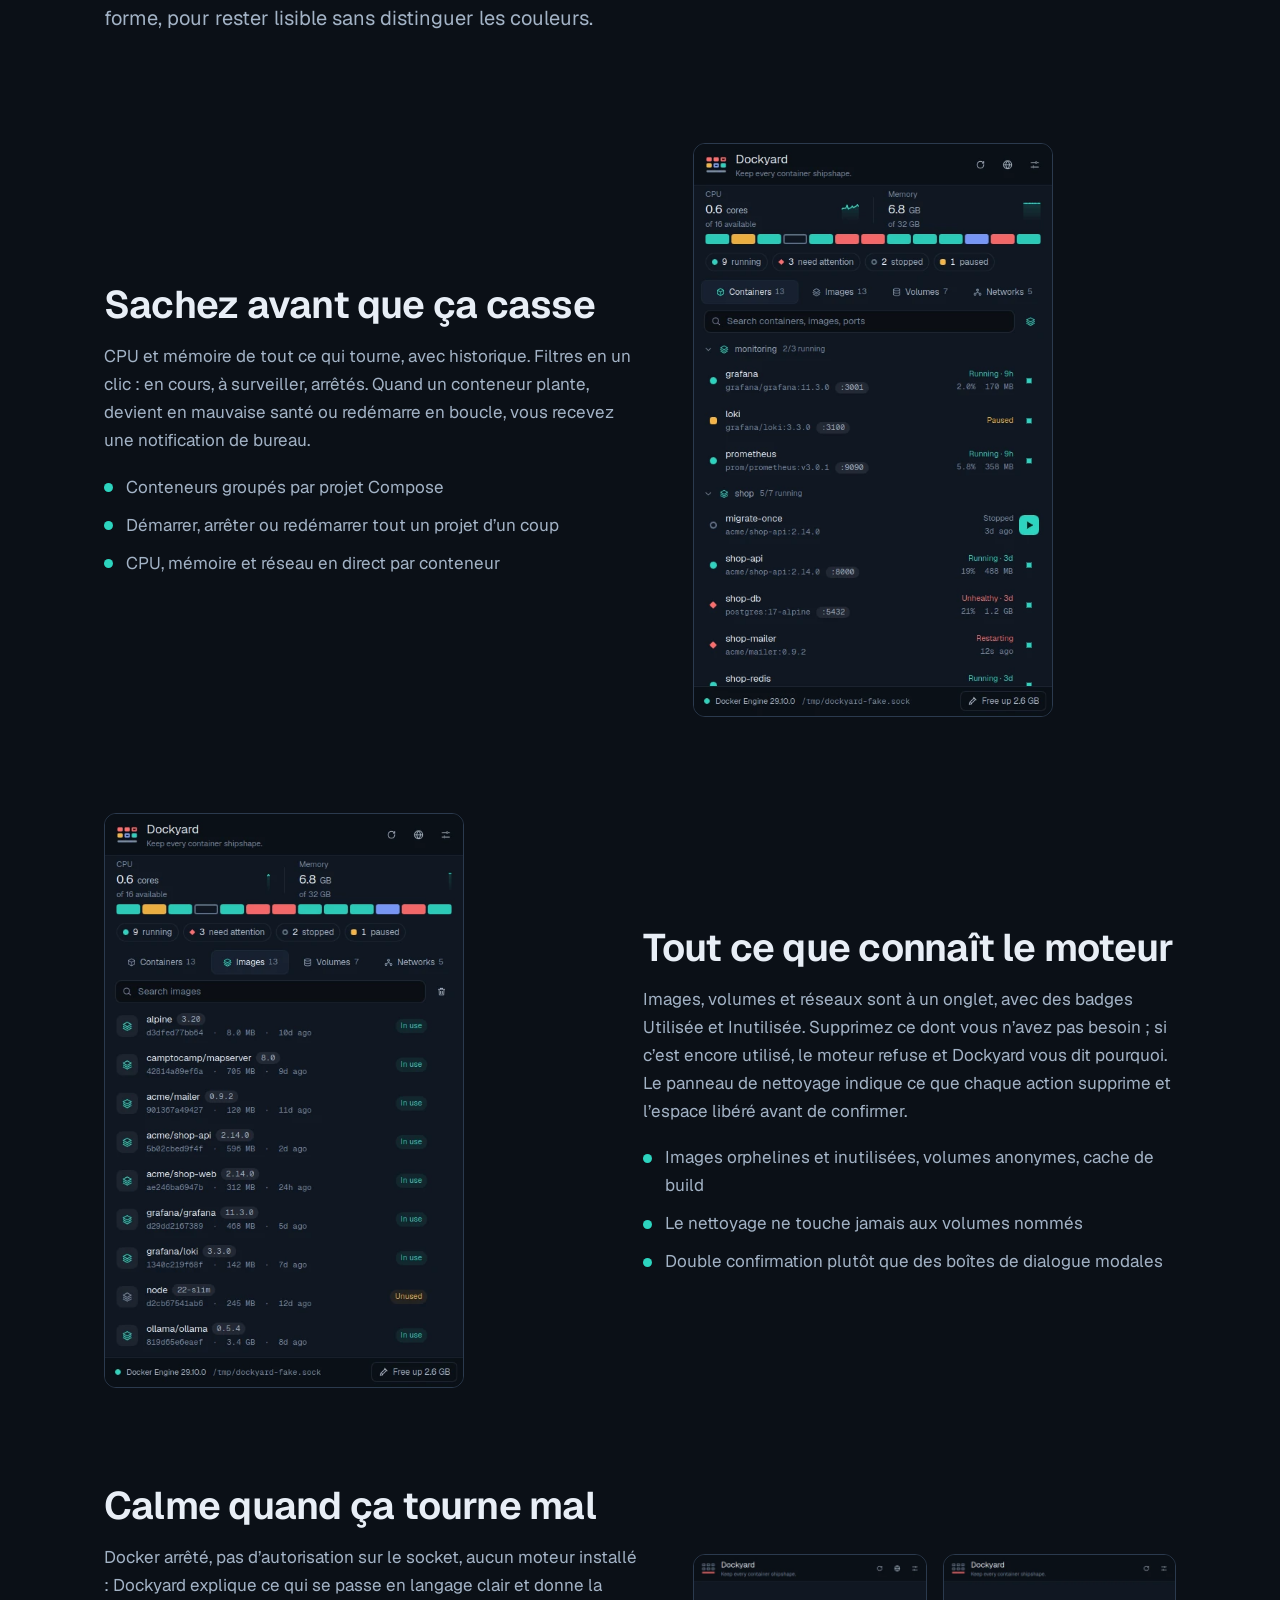
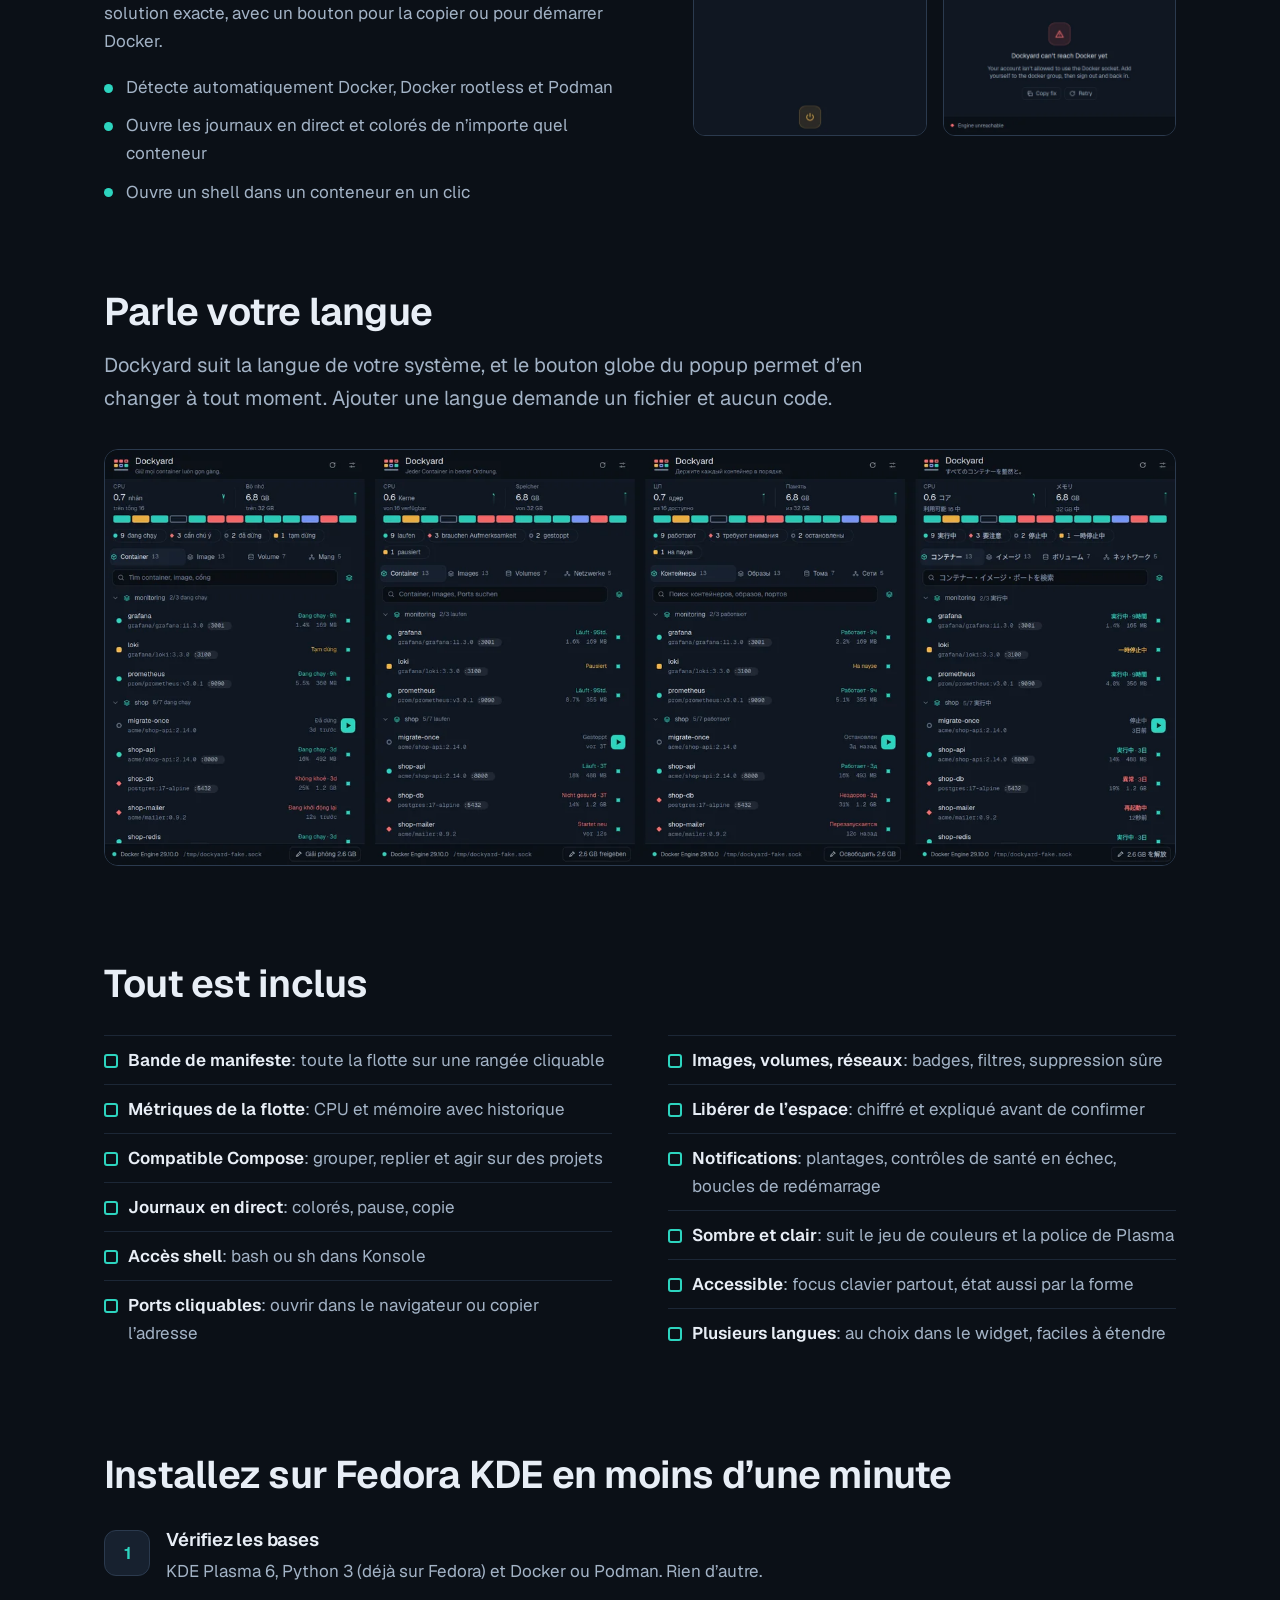
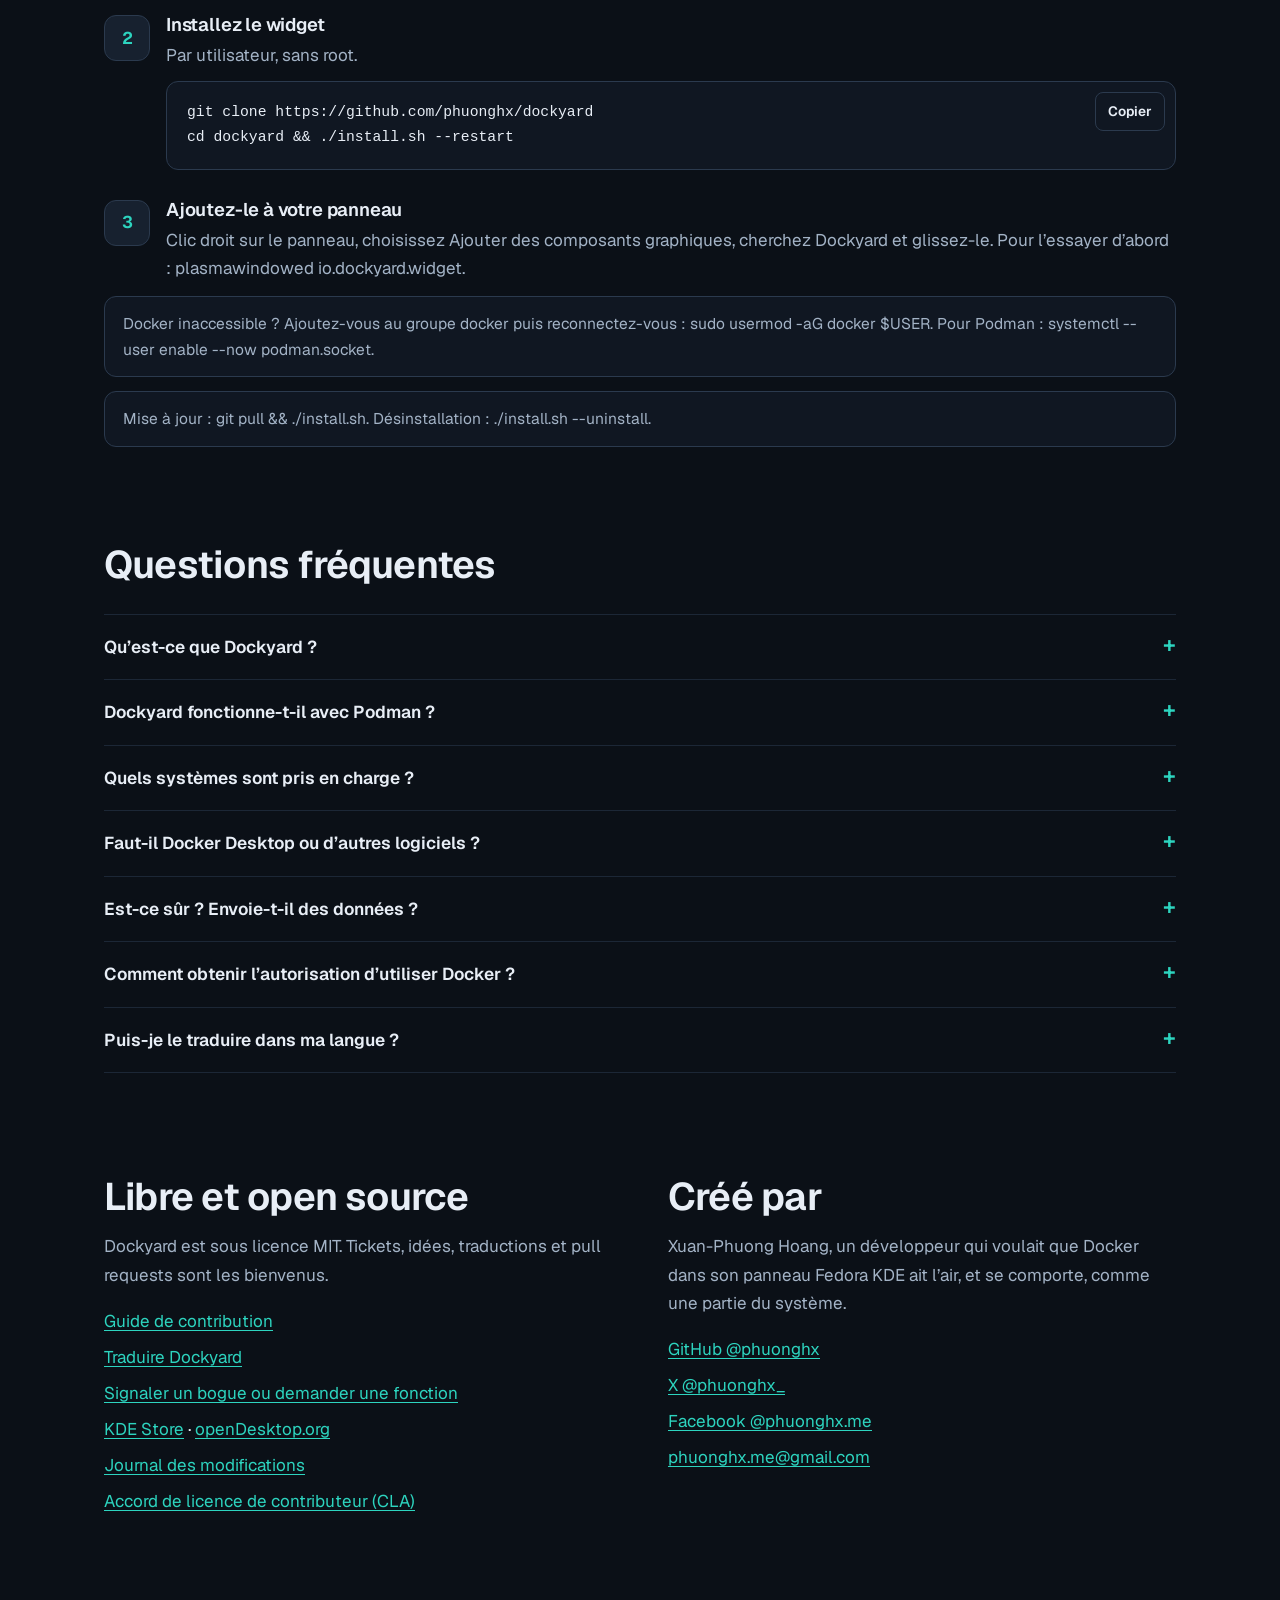
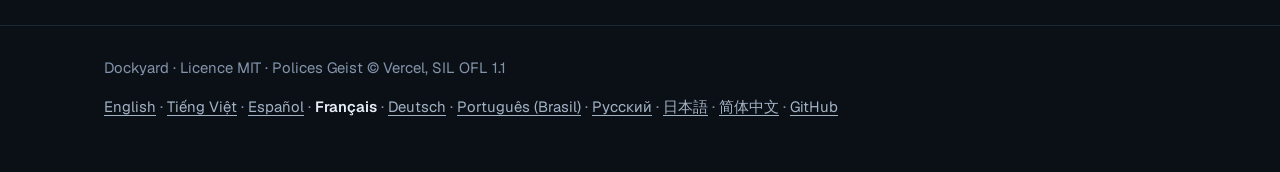
<file: docs/fr/index.html>
<!doctype html>
<html lang="fr">
<head>
<meta charset="utf-8">
<meta name="viewport" content="width=device-width,initial-scale=1">
<title>Dockyard : widget Docker et Podman pour KDE Plasma 6</title>
<meta name="description" content="Dockyard est un widget gratuit et open source pour KDE Plasma 6 qui surveille et gère conteneurs, images, volumes et journaux Docker et Podman depuis votre panneau. Conçu pour Fedora KDE.">
<link rel="canonical" href="https://phuonghx.github.io/dockyard/fr/">
<link rel="alternate" hreflang="en" href="https://phuonghx.github.io/dockyard/">
<link rel="alternate" hreflang="vi" href="https://phuonghx.github.io/dockyard/vi/">
<link rel="alternate" hreflang="es" href="https://phuonghx.github.io/dockyard/es/">
<link rel="alternate" hreflang="fr" href="https://phuonghx.github.io/dockyard/fr/">
<link rel="alternate" hreflang="de" href="https://phuonghx.github.io/dockyard/de/">
<link rel="alternate" hreflang="pt-BR" href="https://phuonghx.github.io/dockyard/pt-BR/">
<link rel="alternate" hreflang="ru" href="https://phuonghx.github.io/dockyard/ru/">
<link rel="alternate" hreflang="ja" href="https://phuonghx.github.io/dockyard/ja/">
<link rel="alternate" hreflang="zh-CN" href="https://phuonghx.github.io/dockyard/zh-CN/">
<link rel="alternate" hreflang="x-default" href="https://phuonghx.github.io/dockyard/">
<meta name="robots" content="index,follow,max-image-preview:large">
<meta name="theme-color" content="#0b1017">
<meta name="author" content="Xuan-Phuong Hoang">
<meta name="keywords" content="Dockyard, Docker widget, Podman widget, KDE Plasma 6, plasmoid, Fedora KDE, container manager, docker GUI, Linux">
<meta property="og:type" content="website">
<meta property="og:site_name" content="Dockyard">
<meta property="og:title" content="Dockyard : widget Docker et Podman pour KDE Plasma 6">
<meta property="og:description" content="Dockyard est un widget gratuit et open source pour KDE Plasma 6 qui surveille et gère conteneurs, images, volumes et journaux Docker et Podman depuis votre panneau. Conçu pour Fedora KDE.">
<meta property="og:url" content="https://phuonghx.github.io/dockyard/fr/">
<meta property="og:locale" content="fr_FR">
<meta property="og:locale:alternate" content="en_US">
<meta property="og:locale:alternate" content="vi_VN">
<meta property="og:locale:alternate" content="es_ES">
<meta property="og:locale:alternate" content="de_DE">
<meta property="og:locale:alternate" content="pt_BR">
<meta property="og:locale:alternate" content="ru_RU">
<meta property="og:locale:alternate" content="ja_JP">
<meta property="og:locale:alternate" content="zh_CN">
<meta property="og:image" content="https://phuonghx.github.io/dockyard/assets/og-image.png">
<meta property="og:image:width" content="1200">
<meta property="og:image:height" content="630">
<meta property="og:image:alt" content="Widget Dockyard pour KDE Plasma en thème sombre et clair, à côté de l’onglet Images">
<meta name="twitter:card" content="summary_large_image">
<meta name="twitter:site" content="@phuonghx_">
<meta name="twitter:creator" content="@phuonghx_">
<meta name="twitter:title" content="Dockyard : widget Docker et Podman pour KDE Plasma 6">
<meta name="twitter:description" content="Dockyard est un widget gratuit et open source pour KDE Plasma 6 qui surveille et gère conteneurs, images, volumes et journaux Docker et Podman depuis votre panneau. Conçu pour Fedora KDE.">
<meta name="twitter:image" content="https://phuonghx.github.io/dockyard/assets/og-image.png">
<link rel="icon" href="../assets/favicon.svg" type="image/svg+xml">
<link rel="icon" href="../assets/favicon.ico" sizes="48x48">
<link rel="apple-touch-icon" href="../assets/apple-touch-icon.png">
<link rel="preload" href="../assets/Geist.ttf" as="font" type="font/ttf" crossorigin>
<link rel="stylesheet" href="../assets/style.css">
<script type="application/ld+json">{"@context":"https://schema.org","@graph":[{"@type":"SoftwareApplication","@id":"https://phuonghx.github.io/dockyard/#app","name":"Dockyard","alternateName":"Dockyard for KDE Plasma","url":"https://phuonghx.github.io/dockyard/fr/","description":"Dockyard est un widget gratuit et open source pour KDE Plasma 6 qui surveille et gère conteneurs, images, volumes et journaux Docker et Podman depuis votre panneau. Conçu pour Fedora KDE.","applicationCategory":"DeveloperApplication","applicationSubCategory":"Container management","operatingSystem":"Linux (KDE Plasma 6)","softwareRequirements":"KDE Plasma 6, Python 3, Docker or Podman","softwareVersion":"1.0.1","datePublished":"2026-11-26","dateModified":"2026-11-27","license":"https://opensource.org/licenses/MIT","isAccessibleForFree":true,"offers":{"@type":"Offer","price":"0","priceCurrency":"USD"},"downloadUrl":"https://github.com/phuonghx/dockyard","codeRepository":"https://github.com/phuonghx/dockyard","sameAs":["https://store.kde.org/p/2382787/","https://www.opendesktop.org/p/2382787/"],"installUrl":"https://phuonghx.github.io/dockyard/#install","image":"https://phuonghx.github.io/dockyard/assets/og-image.png","screenshot":["https://phuonghx.github.io/dockyard/images/overview-dark.png","https://phuonghx.github.io/dockyard/images/overview-light.png","https://phuonghx.github.io/dockyard/images/tab-images.png"],"inLanguage":["en","vi","es","fr","de","pt-BR","ru","ja","zh-CN"],"featureList":["Manifest strip of every container","CPU and memory with history","Compose project grouping","Live colour-coded logs","Shell access","Image, volume and network management","Safe disk clean-up","Desktop notifications","Dark and light themes","9 languages"],"author":{"@id":"https://phuonghx.github.io/dockyard/#author"}},{"@type":"Person","@id":"https://phuonghx.github.io/dockyard/#author","name":"Xuan-Phuong Hoang","url":"https://github.com/phuonghx","sameAs":["https://github.com/phuonghx","https://x.com/phuonghx_","https://facebook.com/phuonghx.me"]},{"@type":"FAQPage","mainEntity":[{"@type":"Question","name":"Qu’est-ce que Dockyard ?","acceptedAnswer":{"@type":"Answer","text":"Dockyard est un widget gratuit et open source pour KDE Plasma 6. Il vit dans votre panneau et permet de surveiller et gérer conteneurs, images, volumes et réseaux Docker ou Podman, lire les journaux et libérer de l’espace disque, sans ouvrir de terminal ni d’application lourde."}},{"@type":"Question","name":"Dockyard fonctionne-t-il avec Podman ?","acceptedAnswer":{"@type":"Answer","text":"Oui. Il trouve automatiquement Docker, Docker rootless et le socket compatible Docker de Podman, ou vous pouvez indiquer un chemin de socket dans les réglages du widget."}},{"@type":"Question","name":"Quels systèmes sont pris en charge ?","acceptedAnswer":{"@type":"Answer","text":"Tout bureau Linux avec KDE Plasma 6, testé sur Fedora KDE. C’est un widget Plasma : il ne fonctionne pas sous GNOME ni sur d’autres bureaux."}},{"@type":"Question","name":"Faut-il Docker Desktop ou d’autres logiciels ?","acceptedAnswer":{"@type":"Answer","text":"Non. Il faut Python 3 et un moteur Docker ou Podman en marche. Dockyard parle directement au socket local du moteur."}},{"@type":"Question","name":"Est-ce sûr ? Envoie-t-il des données ?","acceptedAnswer":{"@type":"Answer","text":"Dockyard n’a aucune télémétrie et n’envoie rien ailleurs que vers le socket local de votre moteur. Il est sous licence MIT et le code est sur GitHub. Comme pour tout outil Docker, l’accès au socket Docker équivaut à root."}},{"@type":"Question","name":"Comment obtenir l’autorisation d’utiliser Docker ?","acceptedAnswer":{"@type":"Answer","text":"Ajoutez votre utilisateur au groupe docker avec sudo usermod -aG docker $USER puis reconnectez-vous. Dockyard affiche cette commande exacte quand il détecte le problème."}},{"@type":"Question","name":"Puis-je le traduire dans ma langue ?","acceptedAnswer":{"@type":"Answer","text":"Oui. Créez le modèle avec tools/i18n.sh new <langue>, traduisez le fichier avec n’importe quel éditeur et ouvrez une pull request. Aucune programmation. Voir le guide Translating dans CONTRIBUTING.md."}}]},{"@type":"WebSite","@id":"https://phuonghx.github.io/dockyard/#site","name":"Dockyard","url":"https://phuonghx.github.io/dockyard/","inLanguage":"fr"}]}</script>
</head>
<body>
<a class="skip" href="#main">Aller au contenu</a>
<header class="top"><div class="wrap bar">
  <a class="brand" href="./"><img src="../assets/favicon.svg" width="30" height="30" alt="">Dockyard</a>
  <nav class="main" aria-label="Main">
    <a class="hide-sm" href="#features">Fonctions</a>
    <a class="hide-sm" href="#install">Installation</a>
    <a class="hide-sm" href="#faq">FAQ</a>
    <a href="https://github.com/phuonghx/dockyard">GitHub</a>
    <details class="langsel"><summary aria-label="Language"><span aria-hidden="true">🌐</span> Français</summary><ul><li><a href="../" hreflang="en" lang="en">English</a></li><li><a href="../vi/" hreflang="vi" lang="vi">Tiếng Việt</a></li><li><a href="../es/" hreflang="es" lang="es">Español</a></li><li><a href="../fr/" hreflang="fr" lang="fr" aria-current="true">Français</a></li><li><a href="../de/" hreflang="de" lang="de">Deutsch</a></li><li><a href="../pt-BR/" hreflang="pt-BR" lang="pt-BR">Português (Brasil)</a></li><li><a href="../ru/" hreflang="ru" lang="ru">Русский</a></li><li><a href="../ja/" hreflang="ja" lang="ja">日本語</a></li><li><a href="../zh-CN/" hreflang="zh-CN" lang="zh-CN">简体中文</a></li></ul></details>
  </nav>
</div></header>
<main id="main">
  <section class="hero"><div class="wrap">
    <h1>Docker et Podman, en bon ordre dans votre panneau KDE</h1>
    <p class="lead">Dockyard est un widget Plasma 6 gratuit et open source qui montre chaque conteneur d’un coup d’œil et permet de démarrer, arrêter, redémarrer, lire les journaux et nettoyer sans quitter le bureau. Conçu pour Fedora KDE.</p>
    <div class="cta"><a class="btn pri" href="#install">Installer en une commande</a><a class="btn" href="https://github.com/phuonghx/dockyard">★ Mettre une étoile sur GitHub</a><a class="btn" href="https://store.kde.org/p/2382787/">KDE Store</a></div>
    <p class="trust">Gratuit · Licence MIT · Aucune télémétrie · Docker, Docker rootless et Podman</p>
    <div class="shot"><picture><source srcset="../images/hero.webp" type="image/webp"><img src="../images/hero.png" width="1400" height="755" alt="Widget Dockyard pour KDE Plasma en thème sombre et clair, à côté de l’onglet Images" fetchpriority="high"></picture></div>
  </div></section>

  <section class="manifest-sec" aria-labelledby="manifest"><div class="wrap">
    <h2 id="manifest">Toute votre flotte, dessinée comme le manifeste de cargaison d’un navire</h2>
    <div class="cells" aria-hidden="true"><i class="run" style="--i:0"></i><i class="run" style="--i:1"></i><i class="warn" style="--i:2"></i><i class="run" style="--i:3"></i><i class="idle" style="--i:4"></i><i class="run" style="--i:5"></i><i class="bad" style="--i:6"></i><i class="run" style="--i:7"></i><i class="run" style="--i:8"></i><i class="info" style="--i:9"></i><i class="run" style="--i:10"></i><i class="fail" style="--i:11"></i><i class="run" style="--i:12"></i><i class="run" style="--i:13"></i><i class="bad" style="--i:14"></i><i class="run" style="--i:15"></i><i class="run" style="--i:16"></i><i class="warn" style="--i:17"></i><i class="run" style="--i:18"></i><i class="run" style="--i:19"></i><i class="idle" style="--i:20"></i><i class="run" style="--i:21"></i></div>
    <ul class="legend"><li><span class="dot run"></span>En cours</li><li><span class="dot bad"></span>À surveiller</li><li><span class="dot warn"></span>En pause</li><li><span class="dot idle"></span>Arrêté</li></ul>
    <p class="lead" style="margin-top:26px">Chaque cellule est un conteneur, colorée selon son état. Les cellules gardent leur place quand un état change : un problème se remarque sans que vous le cherchiez. Cliquez sur une cellule et la liste saute à ce conteneur. Chaque état a aussi sa propre forme, pour rester lisible sans distinguer les couleurs.</p>
  </div></section>

  <section class="feat" id="features" aria-label="Fonctions"><div class="wrap" style="display:grid;gap:96px">
      <div class="row"><div class="txt"><h2>Sachez avant que ça casse</h2><p>CPU et mémoire de tout ce qui tourne, avec historique. Filtres en un clic : en cours, à surveiller, arrêtés. Quand un conteneur plante, devient en mauvaise santé ou redémarre en boucle, vous recevez une notification de bureau.</p><ul><li>Conteneurs groupés par projet Compose</li><li>Démarrer, arrêter ou redémarrer tout un projet d’un coup</li><li>CPU, mémoire et réseau en direct par conteneur</li></ul></div><div class="pic"><picture><source srcset="../images/overview-dark.webp" type="image/webp"><img src="../images/overview-dark.png" width="500" height="800" alt="Vue d’ensemble de Dockyard : historique CPU et mémoire, la bande de manifeste et les conteneurs groupés par projet Compose" loading="lazy"></picture></div></div>
      <div class="row flip"><div class="txt"><h2>Tout ce que connaît le moteur</h2><p>Images, volumes et réseaux sont à un onglet, avec des badges Utilisée et Inutilisée. Supprimez ce dont vous n’avez pas besoin ; si c’est encore utilisé, le moteur refuse et Dockyard vous dit pourquoi. Le panneau de nettoyage indique ce que chaque action supprime et l’espace libéré avant de confirmer.</p><ul><li>Images orphelines et inutilisées, volumes anonymes, cache de build</li><li>Le nettoyage ne touche jamais aux volumes nommés</li><li>Double confirmation plutôt que des boîtes de dialogue modales</li></ul></div><div class="pic"><picture><source srcset="../images/tab-images.webp" type="image/webp"><img src="../images/tab-images.png" width="500" height="800" alt="Onglet Images de Dockyard avec les badges Utilisée et Inutilisée" loading="lazy"></picture></div></div>
      <div class="row"><div class="txt"><h2>Calme quand ça tourne mal</h2><p>Docker arrêté, pas d’autorisation sur le socket, aucun moteur installé : Dockyard explique ce qui se passe en langage clair et donne la solution exacte, avec un bouton pour la copier ou pour démarrer Docker.</p><ul><li>Détecte automatiquement Docker, Docker rootless et Podman</li><li>Ouvre les journaux en direct et colorés de n’importe quel conteneur</li><li>Ouvre un shell dans un conteneur en un clic</li></ul></div><div class="pic two"><picture><source srcset="../images/error-not-running-crop.webp" type="image/webp"><img src="../images/error-not-running-crop.png" width="500" height="390" alt="Message de Dockyard : Docker n’est pas en cours d’exécution, avec un bouton Démarrer Docker" loading="lazy"></picture><picture><source srcset="../images/error-permission-crop.webp" type="image/webp"><img src="../images/error-permission-crop.png" width="500" height="390" alt="Message de Dockyard : pas d’autorisation sur le socket Docker, avec un bouton Copier la solution" loading="lazy"></picture></div></div>
  </div></section>

  <section class="feat" aria-labelledby="langs"><div class="wrap">
    <h2 id="langs">Parle votre langue</h2>
    <p class="lead" style="margin-top:16px">Dockyard suit la langue de votre système, et le bouton globe du popup permet d’en changer à tout moment. Ajouter une langue demande un fichier et aucun code.</p>
    <div class="wide"><picture><source srcset="../images/languages.webp" type="image/webp"><img src="../images/languages.png" width="1600" height="621" alt="Dockyard en vietnamien, allemand, russe et japonais" loading="lazy"></picture></div>
  </div></section>

  <section class="allf" aria-labelledby="all"><div class="wrap">
    <h2 id="all">Tout est inclus</h2>
    <ul><li><strong>Bande de manifeste</strong>: toute la flotte sur une rangée cliquable</li><li><strong>Métriques de la flotte</strong>: CPU et mémoire avec historique</li><li><strong>Compatible Compose</strong>: grouper, replier et agir sur des projets</li><li><strong>Journaux en direct</strong>: colorés, pause, copie</li><li><strong>Accès shell</strong>: bash ou sh dans Konsole</li><li><strong>Ports cliquables</strong>: ouvrir dans le navigateur ou copier l’adresse</li><li><strong>Images, volumes, réseaux</strong>: badges, filtres, suppression sûre</li><li><strong>Libérer de l’espace</strong>: chiffré et expliqué avant de confirmer</li><li><strong>Notifications</strong>: plantages, contrôles de santé en échec, boucles de redémarrage</li><li><strong>Sombre et clair</strong>: suit le jeu de couleurs et la police de Plasma</li><li><strong>Accessible</strong>: focus clavier partout, état aussi par la forme</li><li><strong>Plusieurs langues</strong>: au choix dans le widget, faciles à étendre</li></ul>
  </div></section>

  <section class="install" id="install" aria-labelledby="inst"><div class="wrap">
    <h2 id="inst">Installez sur Fedora KDE en moins d’une minute</h2>
    <ol class="steps">
        <li><div><h3>Vérifiez les bases</h3><p class="mut">KDE Plasma 6, Python 3 (déjà sur Fedora) et Docker ou Podman. Rien d’autre.</p></div></li>
        <li><div><h3>Installez le widget</h3><p class="mut">Par utilisateur, sans root.</p><div class="code"><pre><code>git clone https://github.com/phuonghx/dockyard
cd dockyard &amp;&amp; ./install.sh --restart</code></pre><button class="btn copy" type="button" data-copy="git clone https://github.com/phuonghx/dockyard
cd dockyard &amp;&amp; ./install.sh --restart" data-done="Copié">Copier</button></div></div></li>
        <li><div><h3>Ajoutez-le à votre panneau</h3><p class="mut">Clic droit sur le panneau, choisissez Ajouter des composants graphiques, cherchez Dockyard et glissez-le. Pour l’essayer d’abord : plasmawindowed io.dockyard.widget.</p></div></li>
    </ol>
    <p class="note">Docker inaccessible ? Ajoutez-vous au groupe docker puis reconnectez-vous : sudo usermod -aG docker $USER. Pour Podman : systemctl --user enable --now podman.socket.</p>
    <p class="note">Mise à jour : git pull &amp;&amp; ./install.sh. Désinstallation : ./install.sh --uninstall.</p>
  </div></section>

  <section class="faq" id="faq" aria-labelledby="faqh"><div class="wrap">
    <h2 id="faqh" style="margin-bottom:28px">Questions fréquentes</h2>
    <details><summary>Qu’est-ce que Dockyard ?</summary><p>Dockyard est un widget gratuit et open source pour KDE Plasma 6. Il vit dans votre panneau et permet de surveiller et gérer conteneurs, images, volumes et réseaux Docker ou Podman, lire les journaux et libérer de l’espace disque, sans ouvrir de terminal ni d’application lourde.</p></details>
    <details><summary>Dockyard fonctionne-t-il avec Podman ?</summary><p>Oui. Il trouve automatiquement Docker, Docker rootless et le socket compatible Docker de Podman, ou vous pouvez indiquer un chemin de socket dans les réglages du widget.</p></details>
    <details><summary>Quels systèmes sont pris en charge ?</summary><p>Tout bureau Linux avec KDE Plasma 6, testé sur Fedora KDE. C’est un widget Plasma : il ne fonctionne pas sous GNOME ni sur d’autres bureaux.</p></details>
    <details><summary>Faut-il Docker Desktop ou d’autres logiciels ?</summary><p>Non. Il faut Python 3 et un moteur Docker ou Podman en marche. Dockyard parle directement au socket local du moteur.</p></details>
    <details><summary>Est-ce sûr ? Envoie-t-il des données ?</summary><p>Dockyard n’a aucune télémétrie et n’envoie rien ailleurs que vers le socket local de votre moteur. Il est sous licence MIT et le code est sur GitHub. Comme pour tout outil Docker, l’accès au socket Docker équivaut à root.</p></details>
    <details><summary>Comment obtenir l’autorisation d’utiliser Docker ?</summary><p>Ajoutez votre utilisateur au groupe docker avec sudo usermod -aG docker $USER puis reconnectez-vous. Dockyard affiche cette commande exacte quand il détecte le problème.</p></details>
    <details><summary>Puis-je le traduire dans ma langue ?</summary><p>Oui. Créez le modèle avec tools/i18n.sh new &lt;langue&gt;, traduisez le fichier avec n’importe quel éditeur et ouvrez une pull request. Aucune programmation. Voir le guide Translating dans CONTRIBUTING.md.</p></details>
  </div></section>

  <section class="oss" aria-labelledby="oss"><div class="wrap"><div class="grid">
    <div><h2 id="oss">Libre et open source</h2><p class="mut" style="margin-top:14px">Dockyard est sous licence MIT. Tickets, idées, traductions et pull requests sont les bienvenus.</p>
      <ul><li><a href="https://github.com/phuonghx/dockyard/blob/main/CONTRIBUTING.md">Guide de contribution</a></li><li><a href="https://github.com/phuonghx/dockyard/blob/main/CONTRIBUTING.md#translating">Traduire Dockyard</a></li><li><a href="https://github.com/phuonghx/dockyard/issues">Signaler un bogue ou demander une fonction</a></li><li><a href="https://store.kde.org/p/2382787/">KDE Store</a> · <a href="https://www.opendesktop.org/p/2382787/">openDesktop.org</a></li><li><a href="https://github.com/phuonghx/dockyard/blob/main/CHANGELOG.md">Journal des modifications</a></li><li><a href="https://github.com/phuonghx/dockyard/blob/main/CLA.md">Accord de licence de contributeur (CLA)</a></li></ul></div>
    <div><h2>Créé par</h2><p class="mut" style="margin-top:14px">Xuan-Phuong Hoang, un développeur qui voulait que Docker dans son panneau Fedora KDE ait l’air, et se comporte, comme une partie du système.</p>
      <ul><li><a href="https://github.com/phuonghx">GitHub @phuonghx</a></li><li><a href="https://x.com/phuonghx_">X @phuonghx_</a></li><li><a href="https://facebook.com/phuonghx.me">Facebook @phuonghx.me</a></li><li><a href="mailto:phuonghx.me@gmail.com">phuonghx.me@gmail.com</a></li></ul></div>
  </div></div></section>
</main>
<footer><div class="wrap"><span>Dockyard · Licence MIT · Polices Geist © Vercel, SIL OFL 1.1</span><span class="flang"><a href="../" hreflang="en" lang="en">English</a> · <a href="../vi/" hreflang="vi" lang="vi">Tiếng Việt</a> · <a href="../es/" hreflang="es" lang="es">Español</a> · <span aria-current="true">Français</span> · <a href="../de/" hreflang="de" lang="de">Deutsch</a> · <a href="../pt-BR/" hreflang="pt-BR" lang="pt-BR">Português (Brasil)</a> · <a href="../ru/" hreflang="ru" lang="ru">Русский</a> · <a href="../ja/" hreflang="ja" lang="ja">日本語</a> · <a href="../zh-CN/" hreflang="zh-CN" lang="zh-CN">简体中文</a> · <a href="https://github.com/phuonghx/dockyard">GitHub</a></span></div></footer>
<script>document.querySelectorAll('[data-copy]').forEach(function(b){b.addEventListener('click',function(){var t=b.getAttribute('data-copy'),d=b.getAttribute('data-done'),o=b.textContent;(navigator.clipboard?navigator.clipboard.writeText(t):Promise.reject()).then(function(){b.textContent=d;setTimeout(function(){b.textContent=o},1600)},function(){})})})</script>
</body>
</html>
</file>
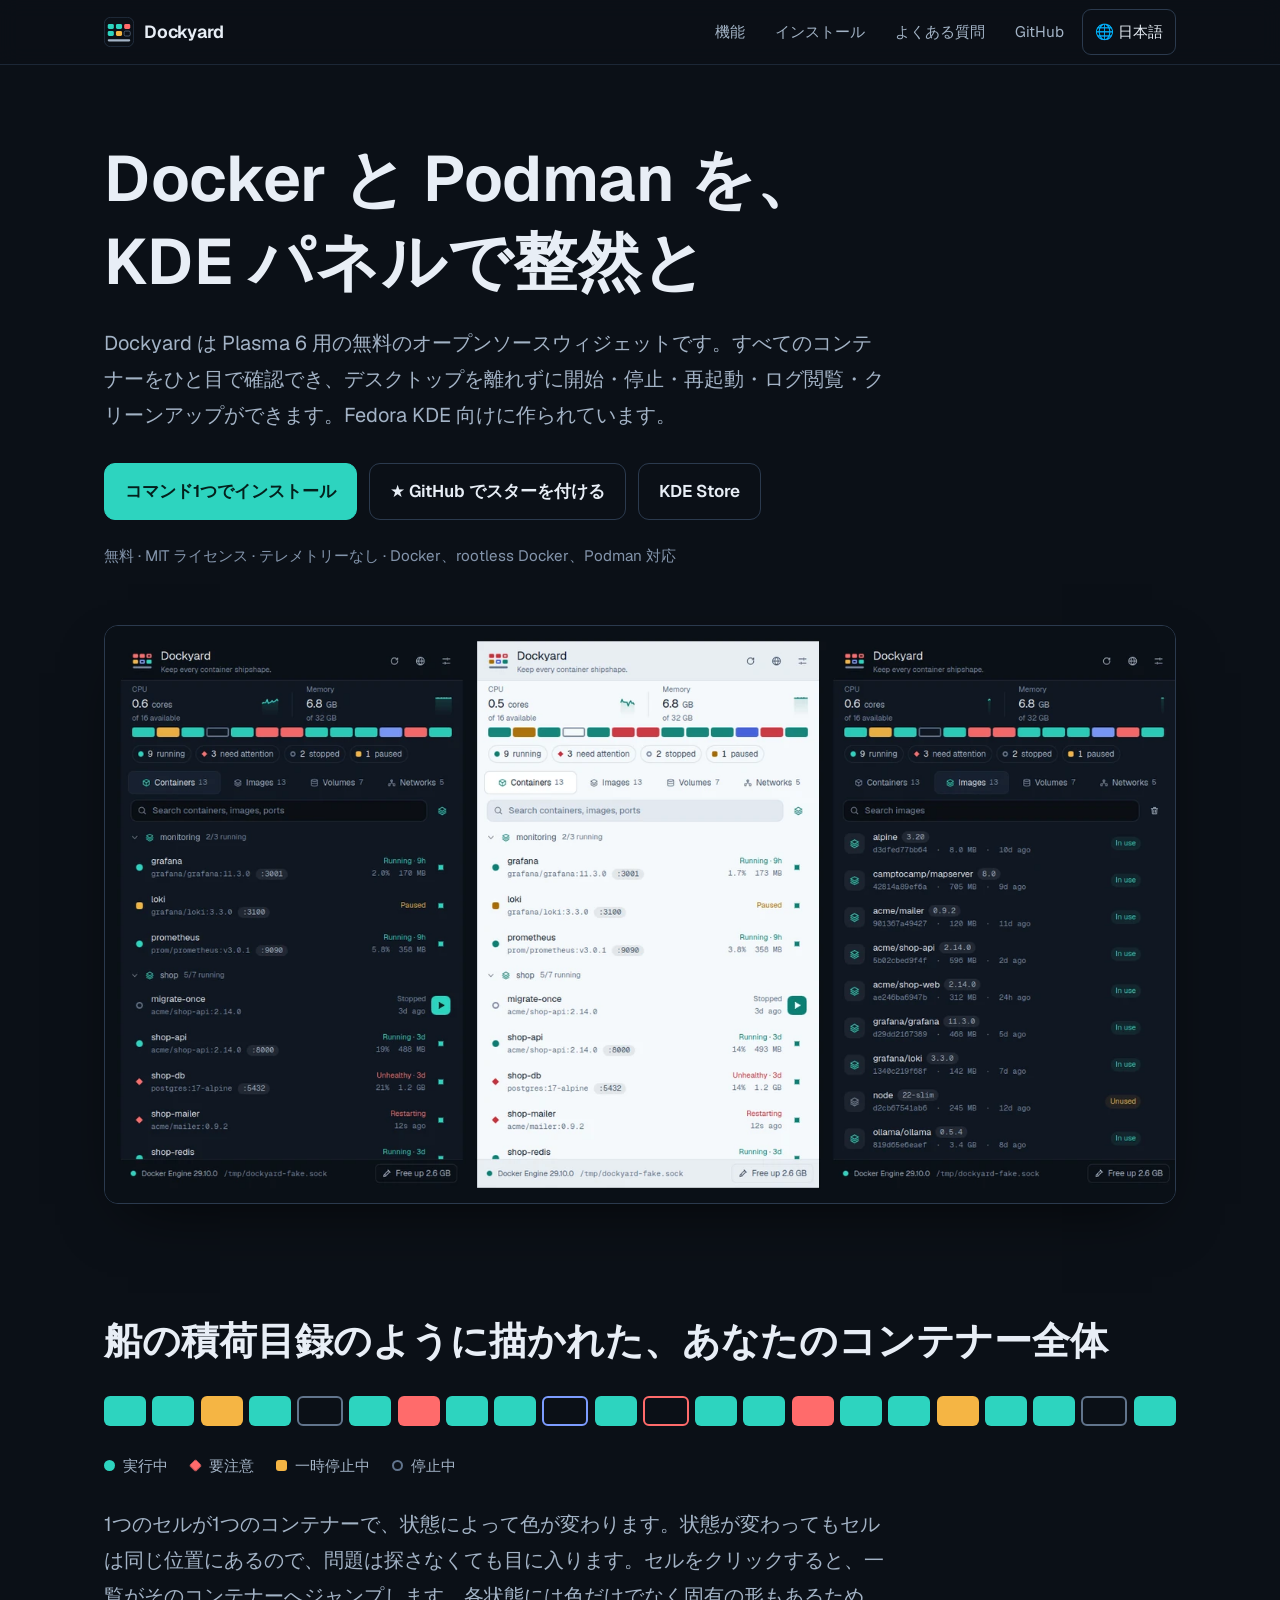
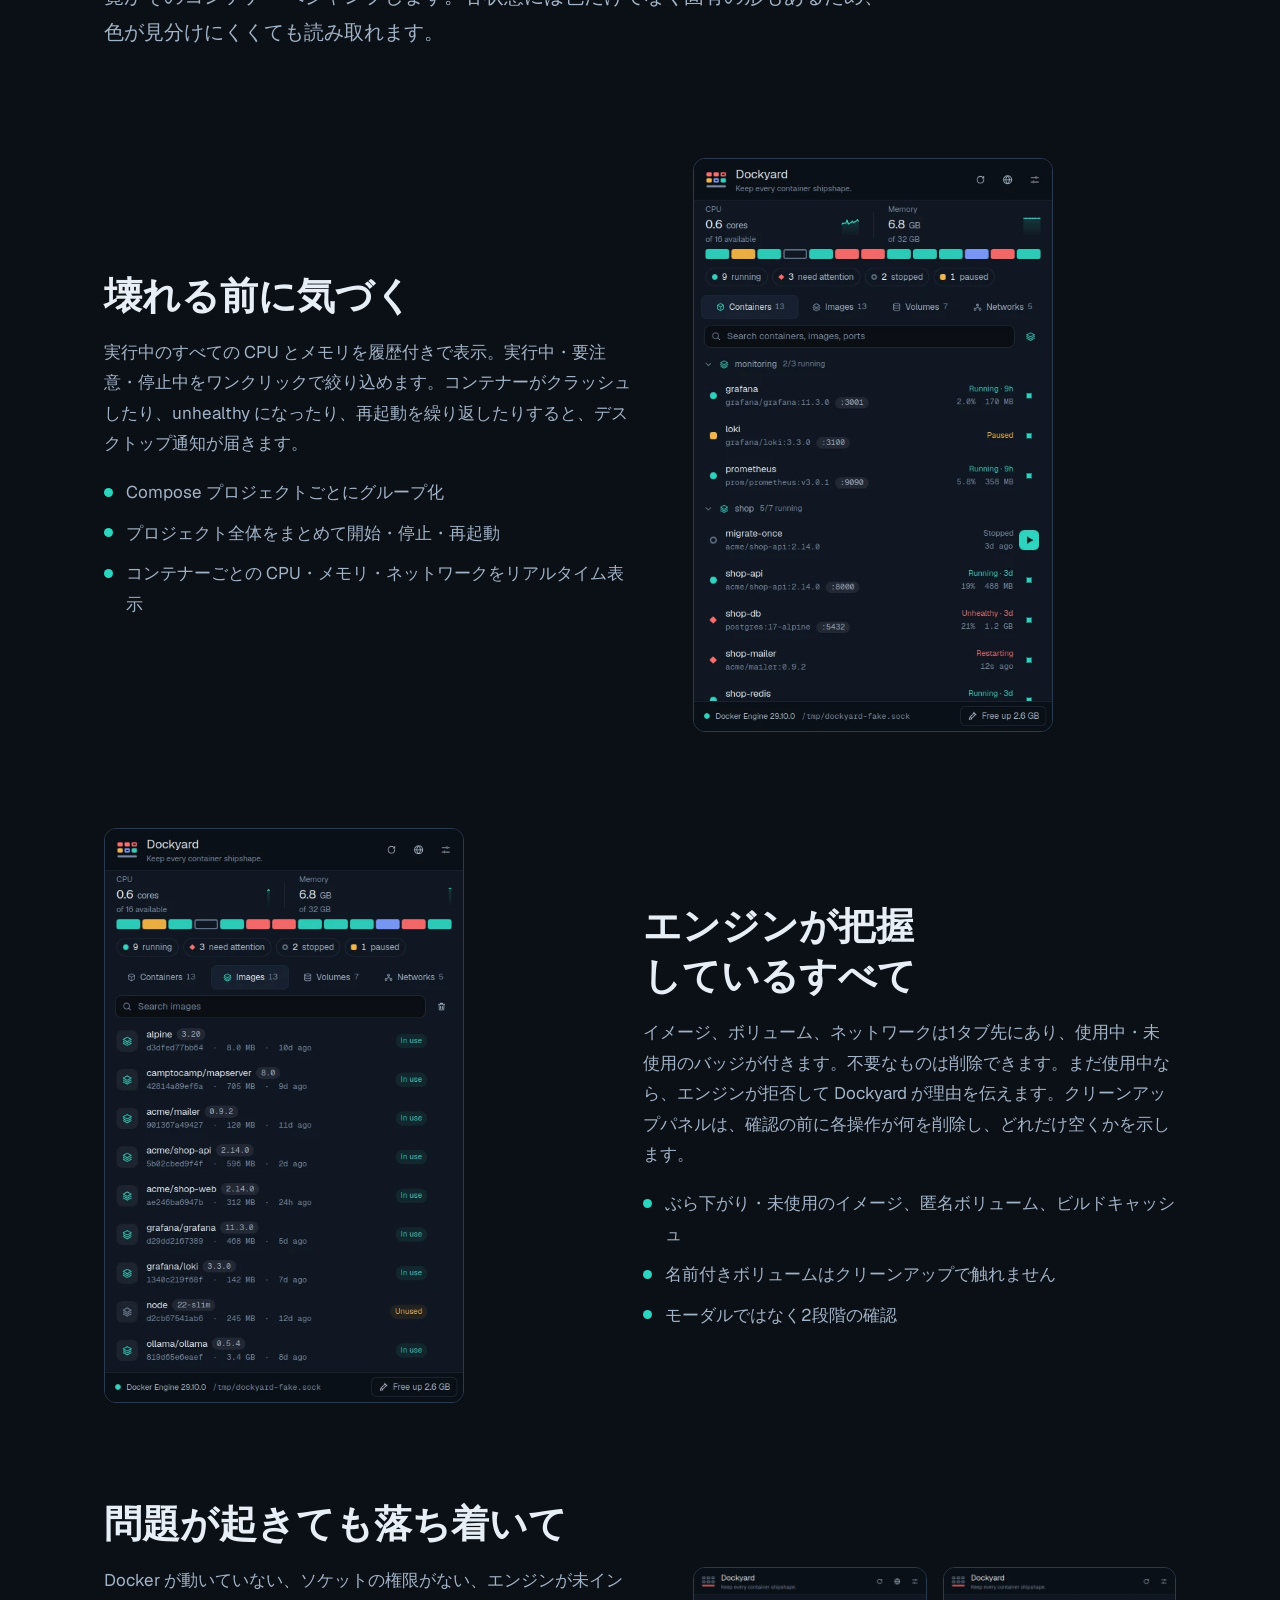
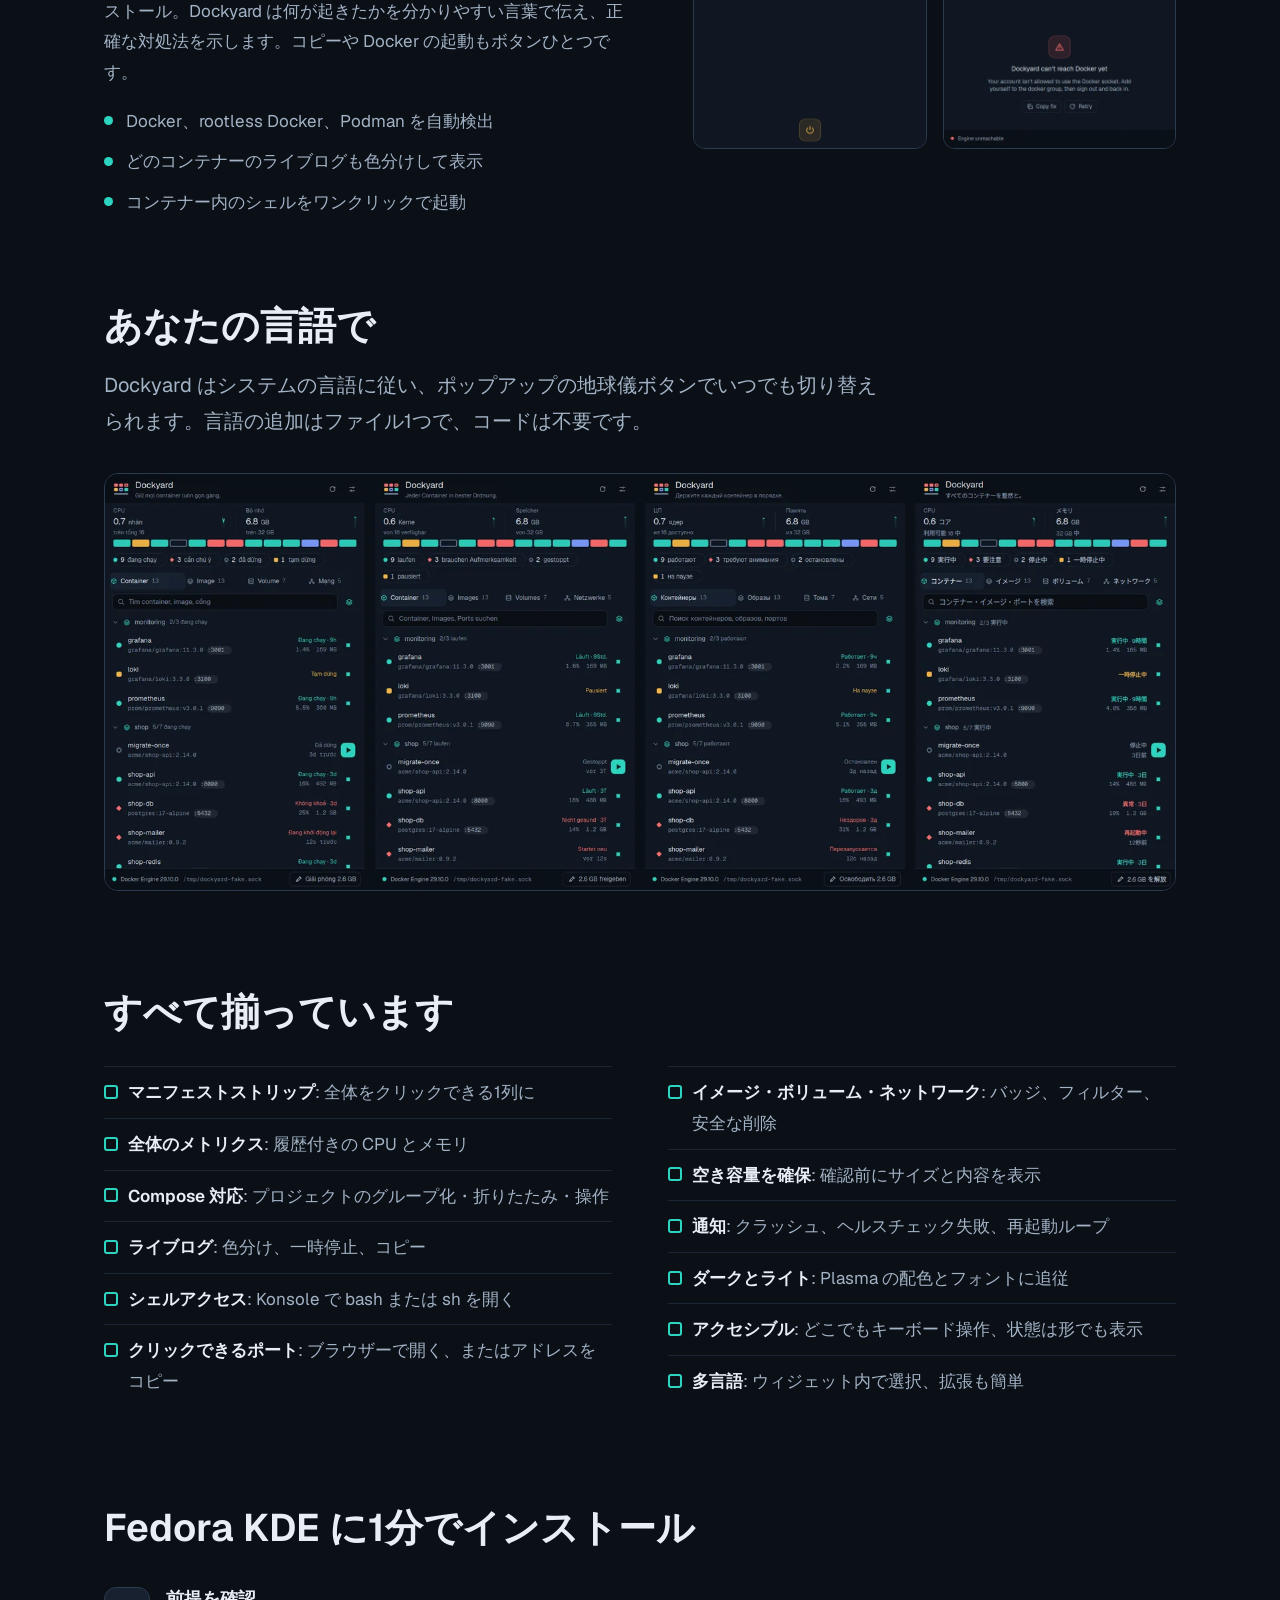
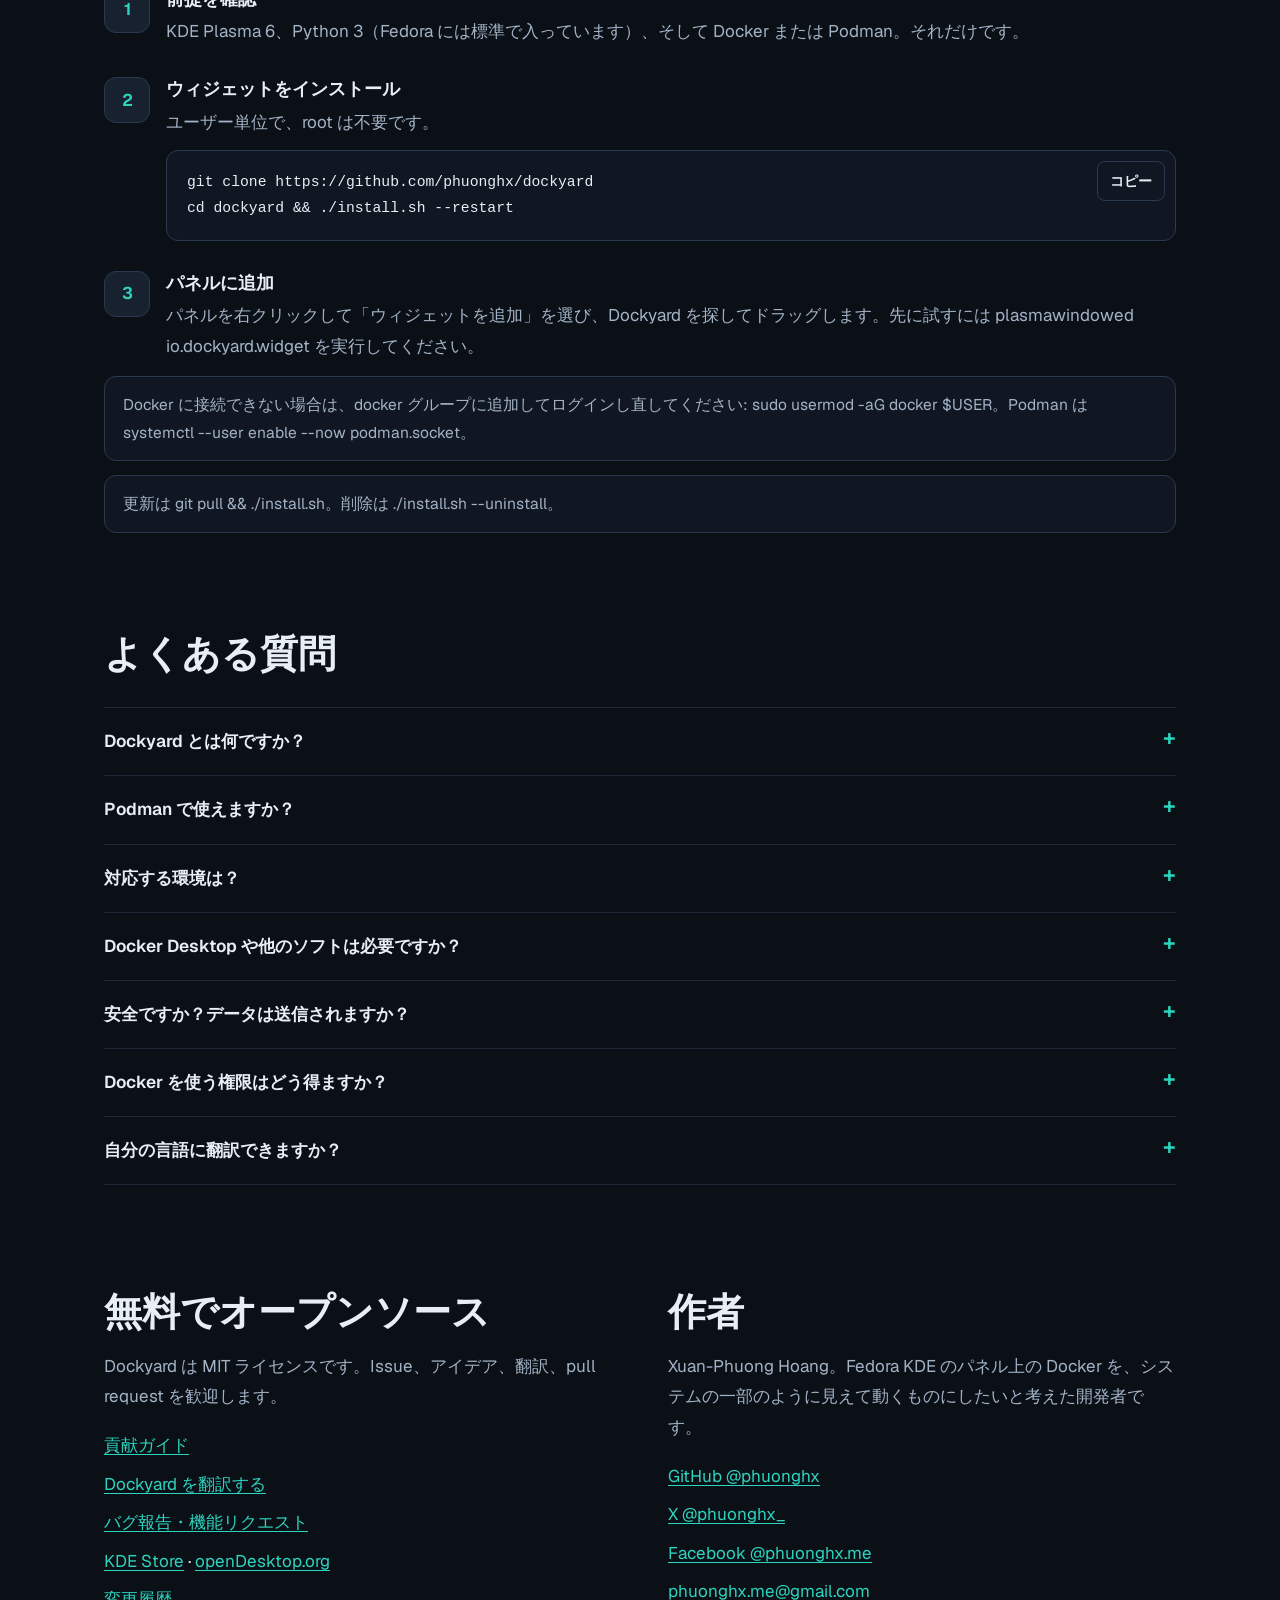
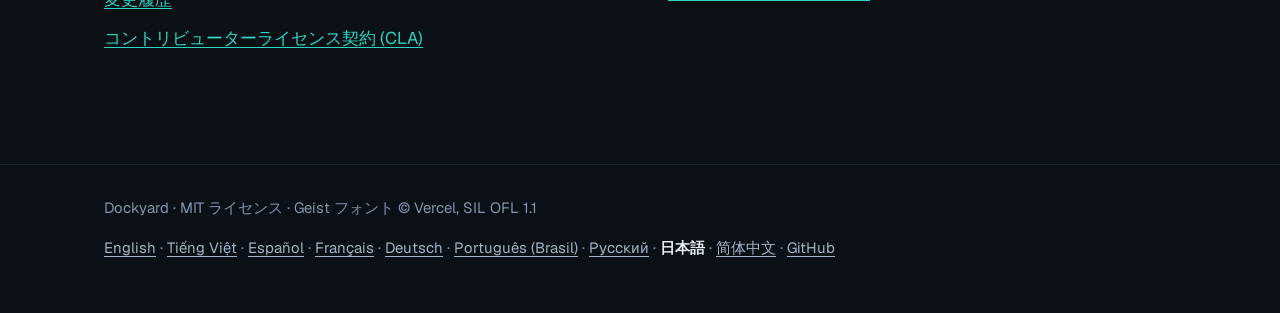
<file: docs/ja/index.html>
<!doctype html>
<html lang="ja">
<head>
<meta charset="utf-8">
<meta name="viewport" content="width=device-width,initial-scale=1">
<title>Dockyard: KDE Plasma 6 用 Docker / Podman ウィジェット</title>
<meta name="description" content="Dockyard は KDE Plasma 6 用の無料のオープンソースウィジェットです。Docker と Podman のコンテナー、イメージ、ボリューム、ログをパネルから監視・管理できます。Fedora KDE 向けに作られています。">
<link rel="canonical" href="https://phuonghx.github.io/dockyard/ja/">
<link rel="alternate" hreflang="en" href="https://phuonghx.github.io/dockyard/">
<link rel="alternate" hreflang="vi" href="https://phuonghx.github.io/dockyard/vi/">
<link rel="alternate" hreflang="es" href="https://phuonghx.github.io/dockyard/es/">
<link rel="alternate" hreflang="fr" href="https://phuonghx.github.io/dockyard/fr/">
<link rel="alternate" hreflang="de" href="https://phuonghx.github.io/dockyard/de/">
<link rel="alternate" hreflang="pt-BR" href="https://phuonghx.github.io/dockyard/pt-BR/">
<link rel="alternate" hreflang="ru" href="https://phuonghx.github.io/dockyard/ru/">
<link rel="alternate" hreflang="ja" href="https://phuonghx.github.io/dockyard/ja/">
<link rel="alternate" hreflang="zh-CN" href="https://phuonghx.github.io/dockyard/zh-CN/">
<link rel="alternate" hreflang="x-default" href="https://phuonghx.github.io/dockyard/">
<meta name="robots" content="index,follow,max-image-preview:large">
<meta name="theme-color" content="#0b1017">
<meta name="author" content="Xuan-Phuong Hoang">
<meta name="keywords" content="Dockyard, Docker widget, Podman widget, KDE Plasma 6, plasmoid, Fedora KDE, container manager, docker GUI, Linux">
<meta property="og:type" content="website">
<meta property="og:site_name" content="Dockyard">
<meta property="og:title" content="Dockyard: KDE Plasma 6 用 Docker / Podman ウィジェット">
<meta property="og:description" content="Dockyard は KDE Plasma 6 用の無料のオープンソースウィジェットです。Docker と Podman のコンテナー、イメージ、ボリューム、ログをパネルから監視・管理できます。Fedora KDE 向けに作られています。">
<meta property="og:url" content="https://phuonghx.github.io/dockyard/ja/">
<meta property="og:locale" content="ja_JP">
<meta property="og:locale:alternate" content="en_US">
<meta property="og:locale:alternate" content="vi_VN">
<meta property="og:locale:alternate" content="es_ES">
<meta property="og:locale:alternate" content="fr_FR">
<meta property="og:locale:alternate" content="de_DE">
<meta property="og:locale:alternate" content="pt_BR">
<meta property="og:locale:alternate" content="ru_RU">
<meta property="og:locale:alternate" content="zh_CN">
<meta property="og:image" content="https://phuonghx.github.io/dockyard/assets/og-image.png">
<meta property="og:image:width" content="1200">
<meta property="og:image:height" content="630">
<meta property="og:image:alt" content="ダークとライトのテーマで表示した KDE Plasma 用 Dockyard ウィジェットと、イメージタブ">
<meta name="twitter:card" content="summary_large_image">
<meta name="twitter:site" content="@phuonghx_">
<meta name="twitter:creator" content="@phuonghx_">
<meta name="twitter:title" content="Dockyard: KDE Plasma 6 用 Docker / Podman ウィジェット">
<meta name="twitter:description" content="Dockyard は KDE Plasma 6 用の無料のオープンソースウィジェットです。Docker と Podman のコンテナー、イメージ、ボリューム、ログをパネルから監視・管理できます。Fedora KDE 向けに作られています。">
<meta name="twitter:image" content="https://phuonghx.github.io/dockyard/assets/og-image.png">
<link rel="icon" href="../assets/favicon.svg" type="image/svg+xml">
<link rel="icon" href="../assets/favicon.ico" sizes="48x48">
<link rel="apple-touch-icon" href="../assets/apple-touch-icon.png">
<link rel="preload" href="../assets/Geist.ttf" as="font" type="font/ttf" crossorigin>
<link rel="stylesheet" href="../assets/style.css">
<script type="application/ld+json">{"@context":"https://schema.org","@graph":[{"@type":"SoftwareApplication","@id":"https://phuonghx.github.io/dockyard/#app","name":"Dockyard","alternateName":"Dockyard for KDE Plasma","url":"https://phuonghx.github.io/dockyard/ja/","description":"Dockyard は KDE Plasma 6 用の無料のオープンソースウィジェットです。Docker と Podman のコンテナー、イメージ、ボリューム、ログをパネルから監視・管理できます。Fedora KDE 向けに作られています。","applicationCategory":"DeveloperApplication","applicationSubCategory":"Container management","operatingSystem":"Linux (KDE Plasma 6)","softwareRequirements":"KDE Plasma 6, Python 3, Docker or Podman","softwareVersion":"1.0.1","datePublished":"2026-11-26","dateModified":"2026-11-27","license":"https://opensource.org/licenses/MIT","isAccessibleForFree":true,"offers":{"@type":"Offer","price":"0","priceCurrency":"USD"},"downloadUrl":"https://github.com/phuonghx/dockyard","codeRepository":"https://github.com/phuonghx/dockyard","sameAs":["https://store.kde.org/p/2382787/","https://www.opendesktop.org/p/2382787/"],"installUrl":"https://phuonghx.github.io/dockyard/#install","image":"https://phuonghx.github.io/dockyard/assets/og-image.png","screenshot":["https://phuonghx.github.io/dockyard/images/overview-dark.png","https://phuonghx.github.io/dockyard/images/overview-light.png","https://phuonghx.github.io/dockyard/images/tab-images.png"],"inLanguage":["en","vi","es","fr","de","pt-BR","ru","ja","zh-CN"],"featureList":["Manifest strip of every container","CPU and memory with history","Compose project grouping","Live colour-coded logs","Shell access","Image, volume and network management","Safe disk clean-up","Desktop notifications","Dark and light themes","9 languages"],"author":{"@id":"https://phuonghx.github.io/dockyard/#author"}},{"@type":"Person","@id":"https://phuonghx.github.io/dockyard/#author","name":"Xuan-Phuong Hoang","url":"https://github.com/phuonghx","sameAs":["https://github.com/phuonghx","https://x.com/phuonghx_","https://facebook.com/phuonghx.me"]},{"@type":"FAQPage","mainEntity":[{"@type":"Question","name":"Dockyard とは何ですか？","acceptedAnswer":{"@type":"Answer","text":"Dockyard は KDE Plasma 6 用の無料のオープンソースウィジェットです。パネルに常駐し、Docker または Podman のコンテナー、イメージ、ボリューム、ネットワークの監視・管理、ログの閲覧、ディスク容量の解放を、ターミナルや重いアプリなしで行えます。"}},{"@type":"Question","name":"Podman で使えますか？","acceptedAnswer":{"@type":"Answer","text":"はい。Docker、rootless Docker、Podman の Docker 互換ソケットを自動検出します。ウィジェットの設定でソケットのパスを指定することもできます。"}},{"@type":"Question","name":"対応する環境は？","acceptedAnswer":{"@type":"Answer","text":"KDE Plasma 6 を使う Linux デスクトップで、Fedora KDE で動作確認しています。Plasma のウィジェットなので、GNOME などでは動きません。"}},{"@type":"Question","name":"Docker Desktop や他のソフトは必要ですか？","acceptedAnswer":{"@type":"Answer","text":"いいえ。Python 3 と、動作中の Docker または Podman エンジンがあれば十分です。Dockyard はエンジンのローカルソケットと直接やり取りします。"}},{"@type":"Question","name":"安全ですか？データは送信されますか？","acceptedAnswer":{"@type":"Answer","text":"Dockyard にテレメトリーはなく、ローカルのエンジンソケット以外には何も送信しません。MIT ライセンスで、ソースは GitHub にあります。なお、どの Docker ツールでも同様に、Docker ソケットへのアクセスは root と同等です。"}},{"@type":"Question","name":"Docker を使う権限はどう得ますか？","acceptedAnswer":{"@type":"Answer","text":"sudo usermod -aG docker $USER でユーザーを docker グループに追加し、ログインし直してください。問題を検出すると、Dockyard がこのコマンドをそのまま表示します。"}},{"@type":"Question","name":"自分の言語に翻訳できますか？","acceptedAnswer":{"@type":"Answer","text":"はい。tools/i18n.sh new <言語> でテンプレートを作り、好きなエディターで翻訳して pull request を送ってください。プログラミングは不要です。CONTRIBUTING.md の Translating を参照してください。"}}]},{"@type":"WebSite","@id":"https://phuonghx.github.io/dockyard/#site","name":"Dockyard","url":"https://phuonghx.github.io/dockyard/","inLanguage":"ja"}]}</script>
</head>
<body>
<a class="skip" href="#main">本文へスキップ</a>
<header class="top"><div class="wrap bar">
  <a class="brand" href="./"><img src="../assets/favicon.svg" width="30" height="30" alt="">Dockyard</a>
  <nav class="main" aria-label="Main">
    <a class="hide-sm" href="#features">機能</a>
    <a class="hide-sm" href="#install">インストール</a>
    <a class="hide-sm" href="#faq">よくある質問</a>
    <a href="https://github.com/phuonghx/dockyard">GitHub</a>
    <details class="langsel"><summary aria-label="Language"><span aria-hidden="true">🌐</span> 日本語</summary><ul><li><a href="../" hreflang="en" lang="en">English</a></li><li><a href="../vi/" hreflang="vi" lang="vi">Tiếng Việt</a></li><li><a href="../es/" hreflang="es" lang="es">Español</a></li><li><a href="../fr/" hreflang="fr" lang="fr">Français</a></li><li><a href="../de/" hreflang="de" lang="de">Deutsch</a></li><li><a href="../pt-BR/" hreflang="pt-BR" lang="pt-BR">Português (Brasil)</a></li><li><a href="../ru/" hreflang="ru" lang="ru">Русский</a></li><li><a href="../ja/" hreflang="ja" lang="ja" aria-current="true">日本語</a></li><li><a href="../zh-CN/" hreflang="zh-CN" lang="zh-CN">简体中文</a></li></ul></details>
  </nav>
</div></header>
<main id="main">
  <section class="hero"><div class="wrap">
    <h1>Docker と Podman を、KDE パネルで整然と</h1>
    <p class="lead">Dockyard は Plasma 6 用の無料のオープンソースウィジェットです。すべてのコンテナーをひと目で確認でき、デスクトップを離れずに開始・停止・再起動・ログ閲覧・クリーンアップができます。Fedora KDE 向けに作られています。</p>
    <div class="cta"><a class="btn pri" href="#install">コマンド1つでインストール</a><a class="btn" href="https://github.com/phuonghx/dockyard">★ GitHub でスターを付ける</a><a class="btn" href="https://store.kde.org/p/2382787/">KDE Store</a></div>
    <p class="trust">無料 · MIT ライセンス · テレメトリーなし · Docker、rootless Docker、Podman 対応</p>
    <div class="shot"><picture><source srcset="../images/hero.webp" type="image/webp"><img src="../images/hero.png" width="1400" height="755" alt="ダークとライトのテーマで表示した KDE Plasma 用 Dockyard ウィジェットと、イメージタブ" fetchpriority="high"></picture></div>
  </div></section>

  <section class="manifest-sec" aria-labelledby="manifest"><div class="wrap">
    <h2 id="manifest">船の積荷目録のように描かれた、あなたのコンテナー全体</h2>
    <div class="cells" aria-hidden="true"><i class="run" style="--i:0"></i><i class="run" style="--i:1"></i><i class="warn" style="--i:2"></i><i class="run" style="--i:3"></i><i class="idle" style="--i:4"></i><i class="run" style="--i:5"></i><i class="bad" style="--i:6"></i><i class="run" style="--i:7"></i><i class="run" style="--i:8"></i><i class="info" style="--i:9"></i><i class="run" style="--i:10"></i><i class="fail" style="--i:11"></i><i class="run" style="--i:12"></i><i class="run" style="--i:13"></i><i class="bad" style="--i:14"></i><i class="run" style="--i:15"></i><i class="run" style="--i:16"></i><i class="warn" style="--i:17"></i><i class="run" style="--i:18"></i><i class="run" style="--i:19"></i><i class="idle" style="--i:20"></i><i class="run" style="--i:21"></i></div>
    <ul class="legend"><li><span class="dot run"></span>実行中</li><li><span class="dot bad"></span>要注意</li><li><span class="dot warn"></span>一時停止中</li><li><span class="dot idle"></span>停止中</li></ul>
    <p class="lead" style="margin-top:26px">1つのセルが1つのコンテナーで、状態によって色が変わります。状態が変わってもセルは同じ位置にあるので、問題は探さなくても目に入ります。セルをクリックすると、一覧がそのコンテナーへジャンプします。各状態には色だけでなく固有の形もあるため、色が見分けにくくても読み取れます。</p>
  </div></section>

  <section class="feat" id="features" aria-label="機能"><div class="wrap" style="display:grid;gap:96px">
      <div class="row"><div class="txt"><h2>壊れる前に気づく</h2><p>実行中のすべての CPU とメモリを履歴付きで表示。実行中・要注意・停止中をワンクリックで絞り込めます。コンテナーがクラッシュしたり、unhealthy になったり、再起動を繰り返したりすると、デスクトップ通知が届きます。</p><ul><li>Compose プロジェクトごとにグループ化</li><li>プロジェクト全体をまとめて開始・停止・再起動</li><li>コンテナーごとの CPU・メモリ・ネットワークをリアルタイム表示</li></ul></div><div class="pic"><picture><source srcset="../images/overview-dark.webp" type="image/webp"><img src="../images/overview-dark.png" width="500" height="800" alt="Dockyard の概要: CPU とメモリの履歴、マニフェストストリップ、Compose プロジェクトごとのコンテナー" loading="lazy"></picture></div></div>
      <div class="row flip"><div class="txt"><h2>エンジンが把握しているすべて</h2><p>イメージ、ボリューム、ネットワークは1タブ先にあり、使用中・未使用のバッジが付きます。不要なものは削除できます。まだ使用中なら、エンジンが拒否して Dockyard が理由を伝えます。クリーンアップパネルは、確認の前に各操作が何を削除し、どれだけ空くかを示します。</p><ul><li>ぶら下がり・未使用のイメージ、匿名ボリューム、ビルドキャッシュ</li><li>名前付きボリュームはクリーンアップで触れません</li><li>モーダルではなく2段階の確認</li></ul></div><div class="pic"><picture><source srcset="../images/tab-images.webp" type="image/webp"><img src="../images/tab-images.png" width="500" height="800" alt="使用中・未使用のバッジが付いた Dockyard のイメージタブ" loading="lazy"></picture></div></div>
      <div class="row"><div class="txt"><h2>問題が起きても落ち着いて</h2><p>Docker が動いていない、ソケットの権限がない、エンジンが未インストール。Dockyard は何が起きたかを分かりやすい言葉で伝え、正確な対処法を示します。コピーや Docker の起動もボタンひとつです。</p><ul><li>Docker、rootless Docker、Podman を自動検出</li><li>どのコンテナーのライブログも色分けして表示</li><li>コンテナー内のシェルをワンクリックで起動</li></ul></div><div class="pic two"><picture><source srcset="../images/error-not-running-crop.webp" type="image/webp"><img src="../images/error-not-running-crop.png" width="500" height="390" alt="Dockyard のメッセージ: Docker が実行されていません（Docker を起動ボタン付き）" loading="lazy"></picture><picture><source srcset="../images/error-permission-crop.webp" type="image/webp"><img src="../images/error-permission-crop.png" width="500" height="390" alt="Dockyard のメッセージ: Docker ソケットの権限がありません（修正方法をコピーボタン付き）" loading="lazy"></picture></div></div>
  </div></section>

  <section class="feat" aria-labelledby="langs"><div class="wrap">
    <h2 id="langs">あなたの言語で</h2>
    <p class="lead" style="margin-top:16px">Dockyard はシステムの言語に従い、ポップアップの地球儀ボタンでいつでも切り替えられます。言語の追加はファイル1つで、コードは不要です。</p>
    <div class="wide"><picture><source srcset="../images/languages.webp" type="image/webp"><img src="../images/languages.png" width="1600" height="621" alt="ベトナム語、ドイツ語、ロシア語、日本語で表示した Dockyard" loading="lazy"></picture></div>
  </div></section>

  <section class="allf" aria-labelledby="all"><div class="wrap">
    <h2 id="all">すべて揃っています</h2>
    <ul><li><strong>マニフェストストリップ</strong>: 全体をクリックできる1列に</li><li><strong>全体のメトリクス</strong>: 履歴付きの CPU とメモリ</li><li><strong>Compose 対応</strong>: プロジェクトのグループ化・折りたたみ・操作</li><li><strong>ライブログ</strong>: 色分け、一時停止、コピー</li><li><strong>シェルアクセス</strong>: Konsole で bash または sh を開く</li><li><strong>クリックできるポート</strong>: ブラウザーで開く、またはアドレスをコピー</li><li><strong>イメージ・ボリューム・ネットワーク</strong>: バッジ、フィルター、安全な削除</li><li><strong>空き容量を確保</strong>: 確認前にサイズと内容を表示</li><li><strong>通知</strong>: クラッシュ、ヘルスチェック失敗、再起動ループ</li><li><strong>ダークとライト</strong>: Plasma の配色とフォントに追従</li><li><strong>アクセシブル</strong>: どこでもキーボード操作、状態は形でも表示</li><li><strong>多言語</strong>: ウィジェット内で選択、拡張も簡単</li></ul>
  </div></section>

  <section class="install" id="install" aria-labelledby="inst"><div class="wrap">
    <h2 id="inst">Fedora KDE に1分でインストール</h2>
    <ol class="steps">
        <li><div><h3>前提を確認</h3><p class="mut">KDE Plasma 6、Python 3（Fedora には標準で入っています）、そして Docker または Podman。それだけです。</p></div></li>
        <li><div><h3>ウィジェットをインストール</h3><p class="mut">ユーザー単位で、root は不要です。</p><div class="code"><pre><code>git clone https://github.com/phuonghx/dockyard
cd dockyard &amp;&amp; ./install.sh --restart</code></pre><button class="btn copy" type="button" data-copy="git clone https://github.com/phuonghx/dockyard
cd dockyard &amp;&amp; ./install.sh --restart" data-done="コピーしました">コピー</button></div></div></li>
        <li><div><h3>パネルに追加</h3><p class="mut">パネルを右クリックして「ウィジェットを追加」を選び、Dockyard を探してドラッグします。先に試すには plasmawindowed io.dockyard.widget を実行してください。</p></div></li>
    </ol>
    <p class="note">Docker に接続できない場合は、docker グループに追加してログインし直してください: sudo usermod -aG docker $USER。Podman は systemctl --user enable --now podman.socket。</p>
    <p class="note">更新は git pull &amp;&amp; ./install.sh。削除は ./install.sh --uninstall。</p>
  </div></section>

  <section class="faq" id="faq" aria-labelledby="faqh"><div class="wrap">
    <h2 id="faqh" style="margin-bottom:28px">よくある質問</h2>
    <details><summary>Dockyard とは何ですか？</summary><p>Dockyard は KDE Plasma 6 用の無料のオープンソースウィジェットです。パネルに常駐し、Docker または Podman のコンテナー、イメージ、ボリューム、ネットワークの監視・管理、ログの閲覧、ディスク容量の解放を、ターミナルや重いアプリなしで行えます。</p></details>
    <details><summary>Podman で使えますか？</summary><p>はい。Docker、rootless Docker、Podman の Docker 互換ソケットを自動検出します。ウィジェットの設定でソケットのパスを指定することもできます。</p></details>
    <details><summary>対応する環境は？</summary><p>KDE Plasma 6 を使う Linux デスクトップで、Fedora KDE で動作確認しています。Plasma のウィジェットなので、GNOME などでは動きません。</p></details>
    <details><summary>Docker Desktop や他のソフトは必要ですか？</summary><p>いいえ。Python 3 と、動作中の Docker または Podman エンジンがあれば十分です。Dockyard はエンジンのローカルソケットと直接やり取りします。</p></details>
    <details><summary>安全ですか？データは送信されますか？</summary><p>Dockyard にテレメトリーはなく、ローカルのエンジンソケット以外には何も送信しません。MIT ライセンスで、ソースは GitHub にあります。なお、どの Docker ツールでも同様に、Docker ソケットへのアクセスは root と同等です。</p></details>
    <details><summary>Docker を使う権限はどう得ますか？</summary><p>sudo usermod -aG docker $USER でユーザーを docker グループに追加し、ログインし直してください。問題を検出すると、Dockyard がこのコマンドをそのまま表示します。</p></details>
    <details><summary>自分の言語に翻訳できますか？</summary><p>はい。tools/i18n.sh new &lt;言語&gt; でテンプレートを作り、好きなエディターで翻訳して pull request を送ってください。プログラミングは不要です。CONTRIBUTING.md の Translating を参照してください。</p></details>
  </div></section>

  <section class="oss" aria-labelledby="oss"><div class="wrap"><div class="grid">
    <div><h2 id="oss">無料でオープンソース</h2><p class="mut" style="margin-top:14px">Dockyard は MIT ライセンスです。Issue、アイデア、翻訳、pull request を歓迎します。</p>
      <ul><li><a href="https://github.com/phuonghx/dockyard/blob/main/CONTRIBUTING.md">貢献ガイド</a></li><li><a href="https://github.com/phuonghx/dockyard/blob/main/CONTRIBUTING.md#translating">Dockyard を翻訳する</a></li><li><a href="https://github.com/phuonghx/dockyard/issues">バグ報告・機能リクエスト</a></li><li><a href="https://store.kde.org/p/2382787/">KDE Store</a> · <a href="https://www.opendesktop.org/p/2382787/">openDesktop.org</a></li><li><a href="https://github.com/phuonghx/dockyard/blob/main/CHANGELOG.md">変更履歴</a></li><li><a href="https://github.com/phuonghx/dockyard/blob/main/CLA.md">コントリビューターライセンス契約 (CLA)</a></li></ul></div>
    <div><h2>作者</h2><p class="mut" style="margin-top:14px">Xuan-Phuong Hoang。Fedora KDE のパネル上の Docker を、システムの一部のように見えて動くものにしたいと考えた開発者です。</p>
      <ul><li><a href="https://github.com/phuonghx">GitHub @phuonghx</a></li><li><a href="https://x.com/phuonghx_">X @phuonghx_</a></li><li><a href="https://facebook.com/phuonghx.me">Facebook @phuonghx.me</a></li><li><a href="mailto:phuonghx.me@gmail.com">phuonghx.me@gmail.com</a></li></ul></div>
  </div></div></section>
</main>
<footer><div class="wrap"><span>Dockyard · MIT ライセンス · Geist フォント © Vercel, SIL OFL 1.1</span><span class="flang"><a href="../" hreflang="en" lang="en">English</a> · <a href="../vi/" hreflang="vi" lang="vi">Tiếng Việt</a> · <a href="../es/" hreflang="es" lang="es">Español</a> · <a href="../fr/" hreflang="fr" lang="fr">Français</a> · <a href="../de/" hreflang="de" lang="de">Deutsch</a> · <a href="../pt-BR/" hreflang="pt-BR" lang="pt-BR">Português (Brasil)</a> · <a href="../ru/" hreflang="ru" lang="ru">Русский</a> · <span aria-current="true">日本語</span> · <a href="../zh-CN/" hreflang="zh-CN" lang="zh-CN">简体中文</a> · <a href="https://github.com/phuonghx/dockyard">GitHub</a></span></div></footer>
<script>document.querySelectorAll('[data-copy]').forEach(function(b){b.addEventListener('click',function(){var t=b.getAttribute('data-copy'),d=b.getAttribute('data-done'),o=b.textContent;(navigator.clipboard?navigator.clipboard.writeText(t):Promise.reject()).then(function(){b.textContent=d;setTimeout(function(){b.textContent=o},1600)},function(){})})})</script>
</body>
</html>
</file>
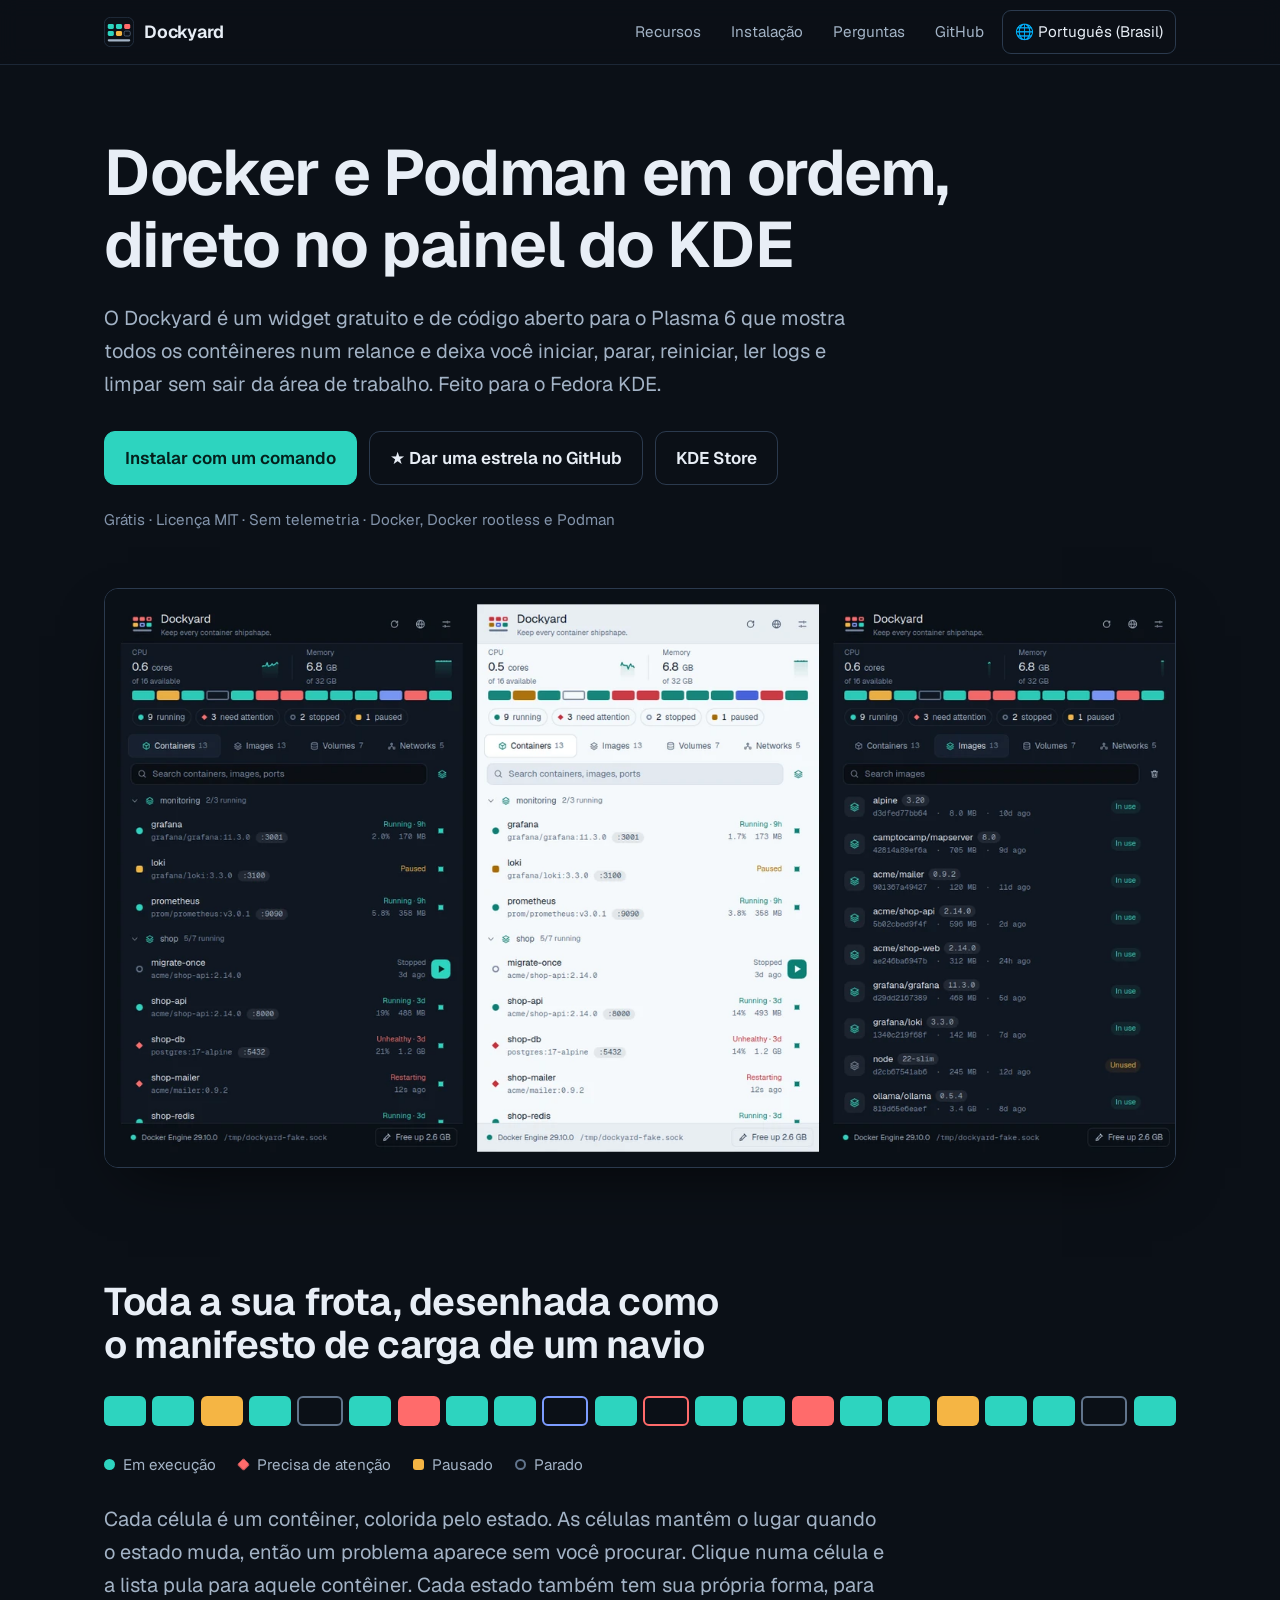
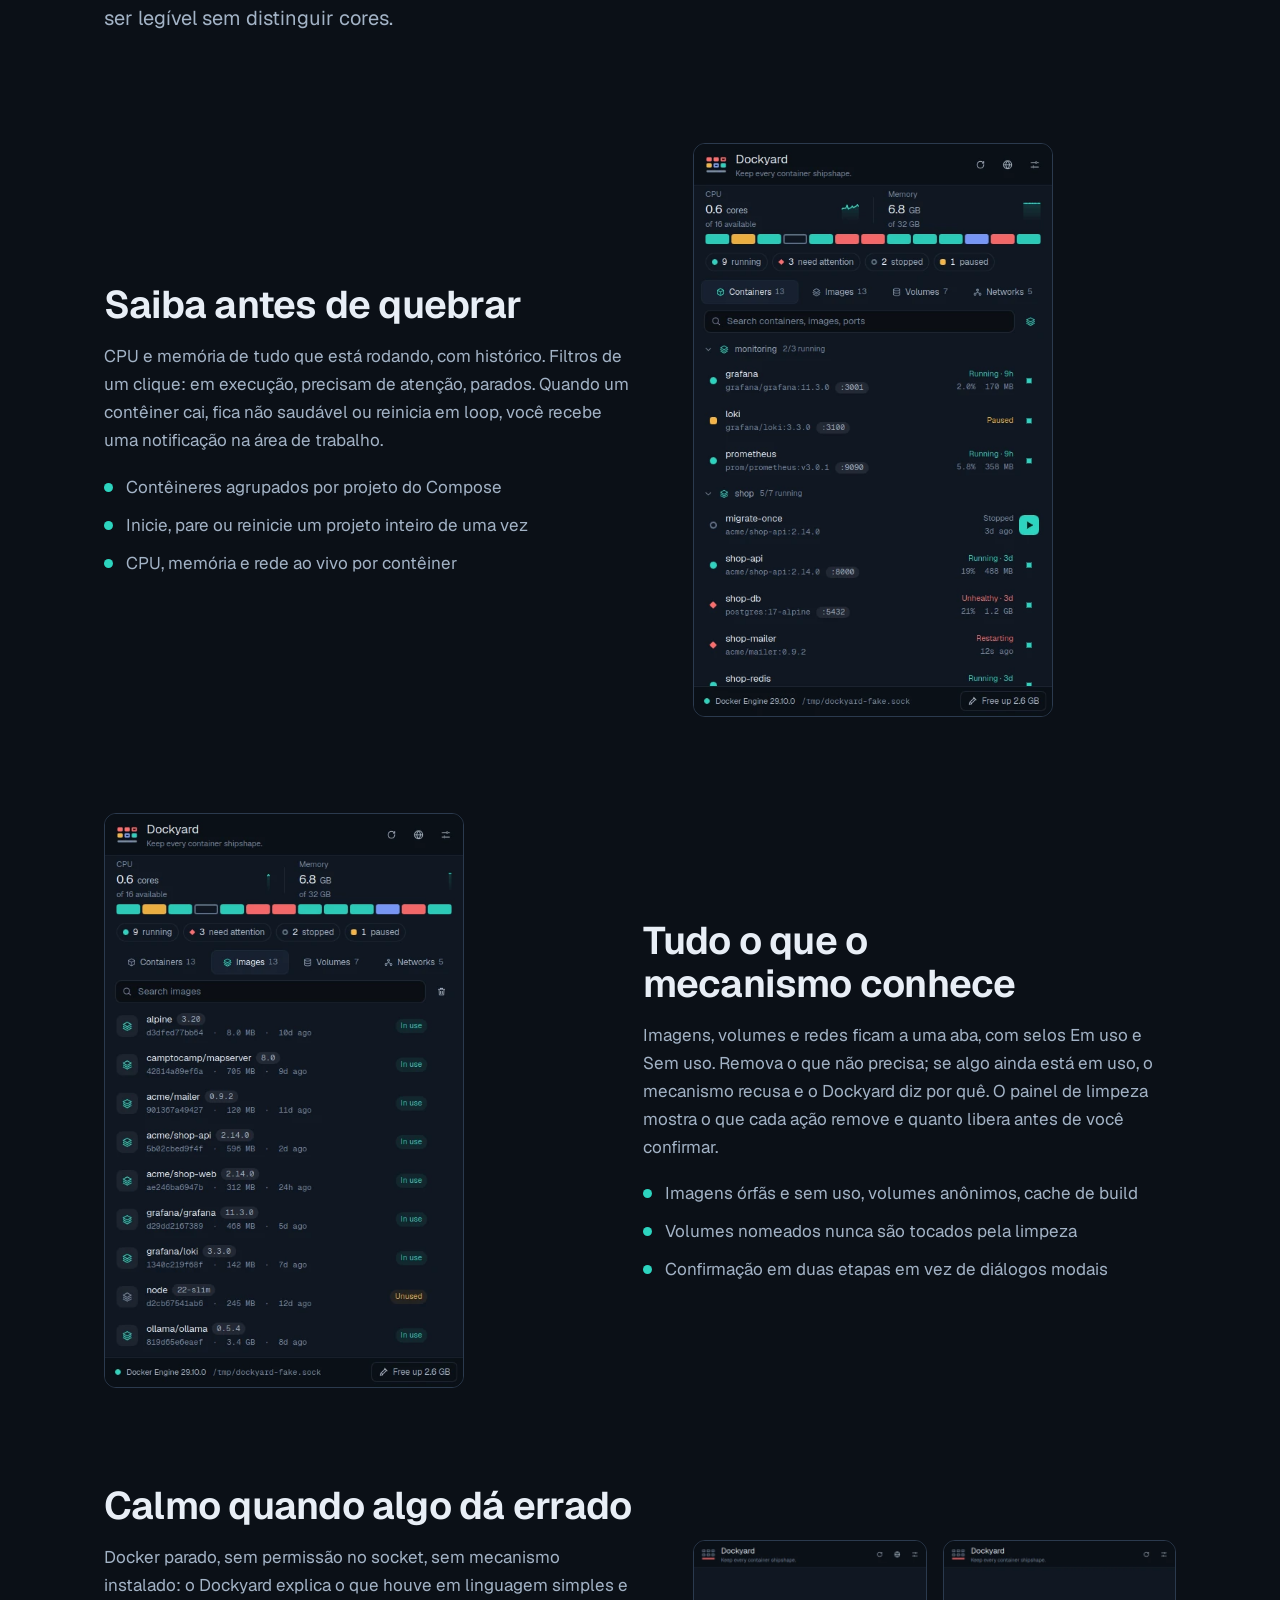
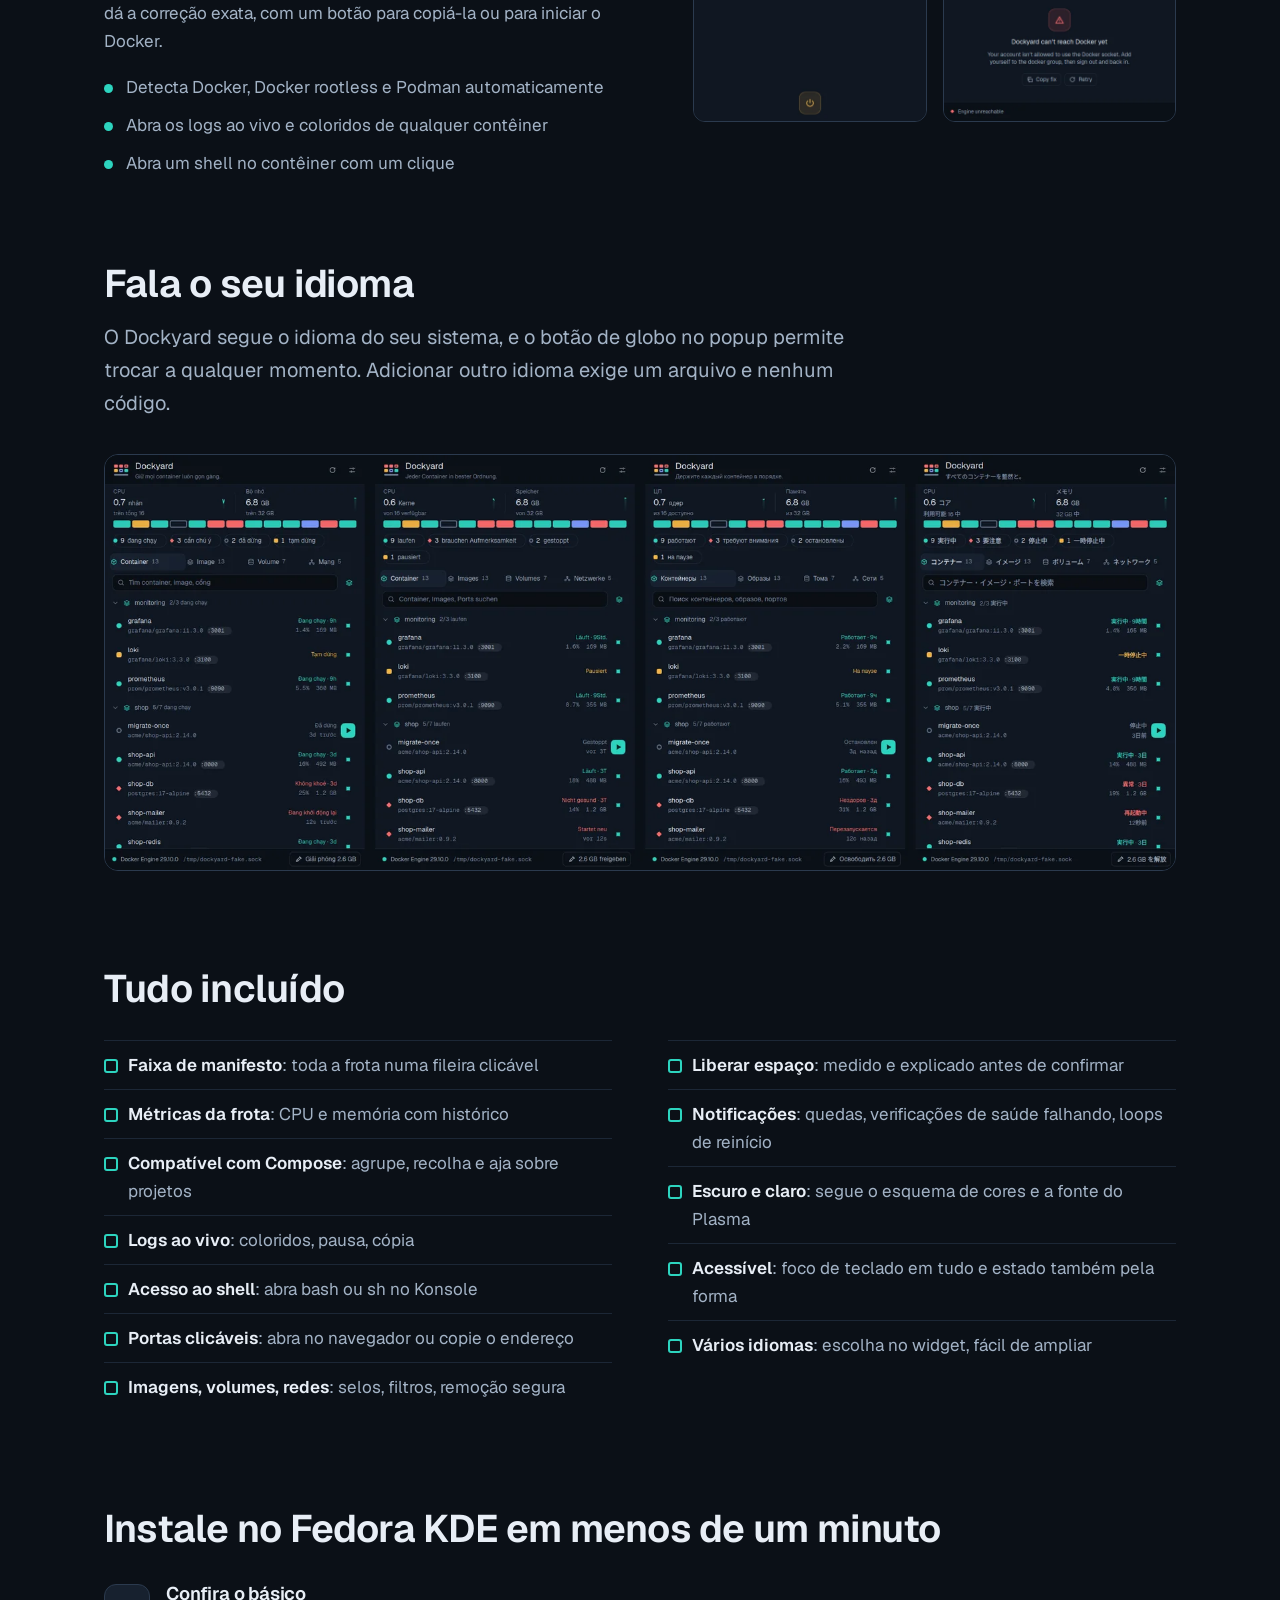
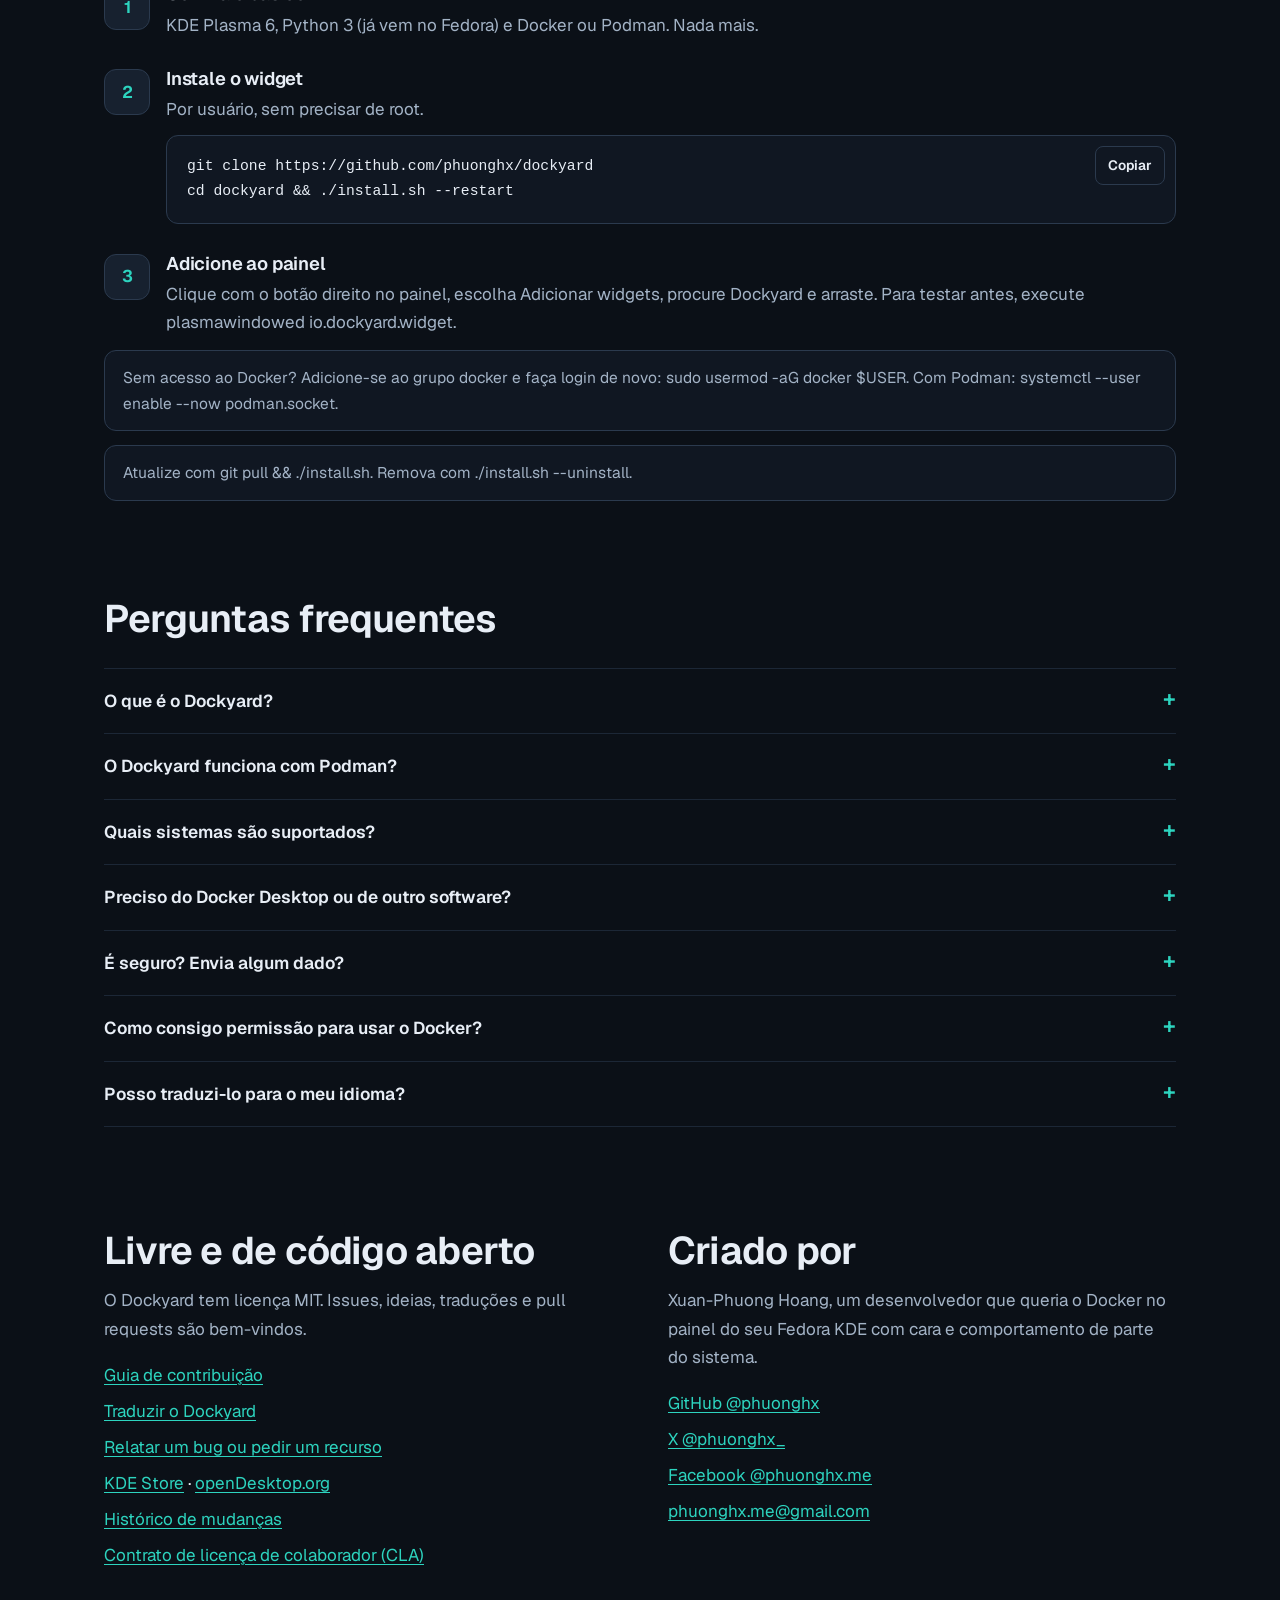
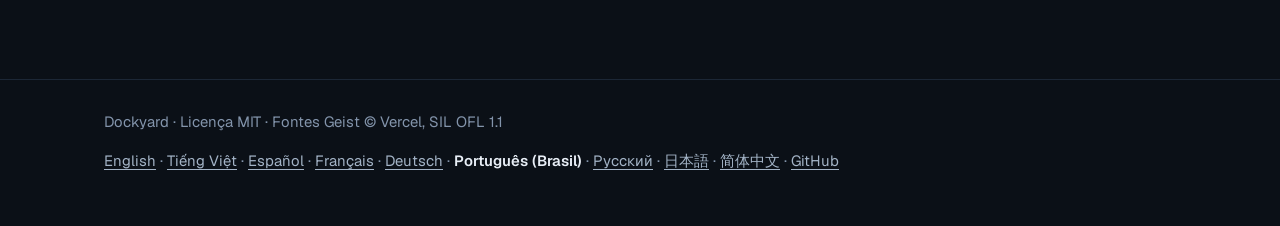
<file: docs/pt-BR/index.html>
<!doctype html>
<html lang="pt-BR">
<head>
<meta charset="utf-8">
<meta name="viewport" content="width=device-width,initial-scale=1">
<title>Dockyard: widget de Docker e Podman para KDE Plasma 6</title>
<meta name="description" content="O Dockyard é um widget gratuito e de código aberto para KDE Plasma 6 que monitora e gerencia contêineres, imagens, volumes e logs do Docker e do Podman direto do painel. Feito para o Fedora KDE.">
<link rel="canonical" href="https://phuonghx.github.io/dockyard/pt-BR/">
<link rel="alternate" hreflang="en" href="https://phuonghx.github.io/dockyard/">
<link rel="alternate" hreflang="vi" href="https://phuonghx.github.io/dockyard/vi/">
<link rel="alternate" hreflang="es" href="https://phuonghx.github.io/dockyard/es/">
<link rel="alternate" hreflang="fr" href="https://phuonghx.github.io/dockyard/fr/">
<link rel="alternate" hreflang="de" href="https://phuonghx.github.io/dockyard/de/">
<link rel="alternate" hreflang="pt-BR" href="https://phuonghx.github.io/dockyard/pt-BR/">
<link rel="alternate" hreflang="ru" href="https://phuonghx.github.io/dockyard/ru/">
<link rel="alternate" hreflang="ja" href="https://phuonghx.github.io/dockyard/ja/">
<link rel="alternate" hreflang="zh-CN" href="https://phuonghx.github.io/dockyard/zh-CN/">
<link rel="alternate" hreflang="x-default" href="https://phuonghx.github.io/dockyard/">
<meta name="robots" content="index,follow,max-image-preview:large">
<meta name="theme-color" content="#0b1017">
<meta name="author" content="Xuan-Phuong Hoang">
<meta name="keywords" content="Dockyard, Docker widget, Podman widget, KDE Plasma 6, plasmoid, Fedora KDE, container manager, docker GUI, Linux">
<meta property="og:type" content="website">
<meta property="og:site_name" content="Dockyard">
<meta property="og:title" content="Dockyard: widget de Docker e Podman para KDE Plasma 6">
<meta property="og:description" content="O Dockyard é um widget gratuito e de código aberto para KDE Plasma 6 que monitora e gerencia contêineres, imagens, volumes e logs do Docker e do Podman direto do painel. Feito para o Fedora KDE.">
<meta property="og:url" content="https://phuonghx.github.io/dockyard/pt-BR/">
<meta property="og:locale" content="pt_BR">
<meta property="og:locale:alternate" content="en_US">
<meta property="og:locale:alternate" content="vi_VN">
<meta property="og:locale:alternate" content="es_ES">
<meta property="og:locale:alternate" content="fr_FR">
<meta property="og:locale:alternate" content="de_DE">
<meta property="og:locale:alternate" content="ru_RU">
<meta property="og:locale:alternate" content="ja_JP">
<meta property="og:locale:alternate" content="zh_CN">
<meta property="og:image" content="https://phuonghx.github.io/dockyard/assets/og-image.png">
<meta property="og:image:width" content="1200">
<meta property="og:image:height" content="630">
<meta property="og:image:alt" content="Widget Dockyard para KDE Plasma nos temas escuro e claro, ao lado da aba Imagens">
<meta name="twitter:card" content="summary_large_image">
<meta name="twitter:site" content="@phuonghx_">
<meta name="twitter:creator" content="@phuonghx_">
<meta name="twitter:title" content="Dockyard: widget de Docker e Podman para KDE Plasma 6">
<meta name="twitter:description" content="O Dockyard é um widget gratuito e de código aberto para KDE Plasma 6 que monitora e gerencia contêineres, imagens, volumes e logs do Docker e do Podman direto do painel. Feito para o Fedora KDE.">
<meta name="twitter:image" content="https://phuonghx.github.io/dockyard/assets/og-image.png">
<link rel="icon" href="../assets/favicon.svg" type="image/svg+xml">
<link rel="icon" href="../assets/favicon.ico" sizes="48x48">
<link rel="apple-touch-icon" href="../assets/apple-touch-icon.png">
<link rel="preload" href="../assets/Geist.ttf" as="font" type="font/ttf" crossorigin>
<link rel="stylesheet" href="../assets/style.css">
<script type="application/ld+json">{"@context":"https://schema.org","@graph":[{"@type":"SoftwareApplication","@id":"https://phuonghx.github.io/dockyard/#app","name":"Dockyard","alternateName":"Dockyard for KDE Plasma","url":"https://phuonghx.github.io/dockyard/pt-BR/","description":"O Dockyard é um widget gratuito e de código aberto para KDE Plasma 6 que monitora e gerencia contêineres, imagens, volumes e logs do Docker e do Podman direto do painel. Feito para o Fedora KDE.","applicationCategory":"DeveloperApplication","applicationSubCategory":"Container management","operatingSystem":"Linux (KDE Plasma 6)","softwareRequirements":"KDE Plasma 6, Python 3, Docker or Podman","softwareVersion":"1.0.1","datePublished":"2026-11-26","dateModified":"2026-11-27","license":"https://opensource.org/licenses/MIT","isAccessibleForFree":true,"offers":{"@type":"Offer","price":"0","priceCurrency":"USD"},"downloadUrl":"https://github.com/phuonghx/dockyard","codeRepository":"https://github.com/phuonghx/dockyard","sameAs":["https://store.kde.org/p/2382787/","https://www.opendesktop.org/p/2382787/"],"installUrl":"https://phuonghx.github.io/dockyard/#install","image":"https://phuonghx.github.io/dockyard/assets/og-image.png","screenshot":["https://phuonghx.github.io/dockyard/images/overview-dark.png","https://phuonghx.github.io/dockyard/images/overview-light.png","https://phuonghx.github.io/dockyard/images/tab-images.png"],"inLanguage":["en","vi","es","fr","de","pt-BR","ru","ja","zh-CN"],"featureList":["Manifest strip of every container","CPU and memory with history","Compose project grouping","Live colour-coded logs","Shell access","Image, volume and network management","Safe disk clean-up","Desktop notifications","Dark and light themes","9 languages"],"author":{"@id":"https://phuonghx.github.io/dockyard/#author"}},{"@type":"Person","@id":"https://phuonghx.github.io/dockyard/#author","name":"Xuan-Phuong Hoang","url":"https://github.com/phuonghx","sameAs":["https://github.com/phuonghx","https://x.com/phuonghx_","https://facebook.com/phuonghx.me"]},{"@type":"FAQPage","mainEntity":[{"@type":"Question","name":"O que é o Dockyard?","acceptedAnswer":{"@type":"Answer","text":"O Dockyard é um widget gratuito e de código aberto para o KDE Plasma 6. Ele fica no seu painel e permite monitorar e gerenciar contêineres, imagens, volumes e redes do Docker ou do Podman, ler logs e liberar espaço em disco, sem abrir um terminal nem um aplicativo pesado."}},{"@type":"Question","name":"O Dockyard funciona com Podman?","acceptedAnswer":{"@type":"Answer","text":"Sim. Ele encontra automaticamente o Docker, o Docker rootless e o socket compatível com Docker do Podman, ou você informa o caminho de um socket nas configurações do widget."}},{"@type":"Question","name":"Quais sistemas são suportados?","acceptedAnswer":{"@type":"Answer","text":"Qualquer desktop Linux com KDE Plasma 6, testado no Fedora KDE. É um widget do Plasma, então não roda no GNOME nem em outros desktops."}},{"@type":"Question","name":"Preciso do Docker Desktop ou de outro software?","acceptedAnswer":{"@type":"Answer","text":"Não. Você precisa do Python 3 e de um mecanismo Docker ou Podman em execução. O Dockyard conversa direto com o socket local do mecanismo."}},{"@type":"Question","name":"É seguro? Envia algum dado?","acceptedAnswer":{"@type":"Answer","text":"O Dockyard não tem telemetria e não envia nada além do socket local do seu mecanismo. Tem licença MIT e o código está no GitHub. Como em qualquer ferramenta Docker, acessar o socket do Docker equivale a ser root."}},{"@type":"Question","name":"Como consigo permissão para usar o Docker?","acceptedAnswer":{"@type":"Answer","text":"Adicione seu usuário ao grupo docker com sudo usermod -aG docker $USER e faça login de novo. O Dockyard mostra esse comando exato quando detecta o problema."}},{"@type":"Question","name":"Posso traduzi-lo para o meu idioma?","acceptedAnswer":{"@type":"Answer","text":"Sim. Crie o modelo com tools/i18n.sh new <idioma>, traduza o arquivo em qualquer editor e abra um pull request. Não precisa programar. Veja o guia Translating no CONTRIBUTING.md."}}]},{"@type":"WebSite","@id":"https://phuonghx.github.io/dockyard/#site","name":"Dockyard","url":"https://phuonghx.github.io/dockyard/","inLanguage":"pt-BR"}]}</script>
</head>
<body>
<a class="skip" href="#main">Ir para o conteúdo</a>
<header class="top"><div class="wrap bar">
  <a class="brand" href="./"><img src="../assets/favicon.svg" width="30" height="30" alt="">Dockyard</a>
  <nav class="main" aria-label="Main">
    <a class="hide-sm" href="#features">Recursos</a>
    <a class="hide-sm" href="#install">Instalação</a>
    <a class="hide-sm" href="#faq">Perguntas</a>
    <a href="https://github.com/phuonghx/dockyard">GitHub</a>
    <details class="langsel"><summary aria-label="Language"><span aria-hidden="true">🌐</span> Português (Brasil)</summary><ul><li><a href="../" hreflang="en" lang="en">English</a></li><li><a href="../vi/" hreflang="vi" lang="vi">Tiếng Việt</a></li><li><a href="../es/" hreflang="es" lang="es">Español</a></li><li><a href="../fr/" hreflang="fr" lang="fr">Français</a></li><li><a href="../de/" hreflang="de" lang="de">Deutsch</a></li><li><a href="../pt-BR/" hreflang="pt-BR" lang="pt-BR" aria-current="true">Português (Brasil)</a></li><li><a href="../ru/" hreflang="ru" lang="ru">Русский</a></li><li><a href="../ja/" hreflang="ja" lang="ja">日本語</a></li><li><a href="../zh-CN/" hreflang="zh-CN" lang="zh-CN">简体中文</a></li></ul></details>
  </nav>
</div></header>
<main id="main">
  <section class="hero"><div class="wrap">
    <h1>Docker e Podman em ordem, direto no painel do KDE</h1>
    <p class="lead">O Dockyard é um widget gratuito e de código aberto para o Plasma 6 que mostra todos os contêineres num relance e deixa você iniciar, parar, reiniciar, ler logs e limpar sem sair da área de trabalho. Feito para o Fedora KDE.</p>
    <div class="cta"><a class="btn pri" href="#install">Instalar com um comando</a><a class="btn" href="https://github.com/phuonghx/dockyard">★ Dar uma estrela no GitHub</a><a class="btn" href="https://store.kde.org/p/2382787/">KDE Store</a></div>
    <p class="trust">Grátis · Licença MIT · Sem telemetria · Docker, Docker rootless e Podman</p>
    <div class="shot"><picture><source srcset="../images/hero.webp" type="image/webp"><img src="../images/hero.png" width="1400" height="755" alt="Widget Dockyard para KDE Plasma nos temas escuro e claro, ao lado da aba Imagens" fetchpriority="high"></picture></div>
  </div></section>

  <section class="manifest-sec" aria-labelledby="manifest"><div class="wrap">
    <h2 id="manifest">Toda a sua frota, desenhada como o manifesto de carga de um navio</h2>
    <div class="cells" aria-hidden="true"><i class="run" style="--i:0"></i><i class="run" style="--i:1"></i><i class="warn" style="--i:2"></i><i class="run" style="--i:3"></i><i class="idle" style="--i:4"></i><i class="run" style="--i:5"></i><i class="bad" style="--i:6"></i><i class="run" style="--i:7"></i><i class="run" style="--i:8"></i><i class="info" style="--i:9"></i><i class="run" style="--i:10"></i><i class="fail" style="--i:11"></i><i class="run" style="--i:12"></i><i class="run" style="--i:13"></i><i class="bad" style="--i:14"></i><i class="run" style="--i:15"></i><i class="run" style="--i:16"></i><i class="warn" style="--i:17"></i><i class="run" style="--i:18"></i><i class="run" style="--i:19"></i><i class="idle" style="--i:20"></i><i class="run" style="--i:21"></i></div>
    <ul class="legend"><li><span class="dot run"></span>Em execução</li><li><span class="dot bad"></span>Precisa de atenção</li><li><span class="dot warn"></span>Pausado</li><li><span class="dot idle"></span>Parado</li></ul>
    <p class="lead" style="margin-top:26px">Cada célula é um contêiner, colorida pelo estado. As células mantêm o lugar quando o estado muda, então um problema aparece sem você procurar. Clique numa célula e a lista pula para aquele contêiner. Cada estado também tem sua própria forma, para ser legível sem distinguir cores.</p>
  </div></section>

  <section class="feat" id="features" aria-label="Recursos"><div class="wrap" style="display:grid;gap:96px">
      <div class="row"><div class="txt"><h2>Saiba antes de quebrar</h2><p>CPU e memória de tudo que está rodando, com histórico. Filtros de um clique: em execução, precisam de atenção, parados. Quando um contêiner cai, fica não saudável ou reinicia em loop, você recebe uma notificação na área de trabalho.</p><ul><li>Contêineres agrupados por projeto do Compose</li><li>Inicie, pare ou reinicie um projeto inteiro de uma vez</li><li>CPU, memória e rede ao vivo por contêiner</li></ul></div><div class="pic"><picture><source srcset="../images/overview-dark.webp" type="image/webp"><img src="../images/overview-dark.png" width="500" height="800" alt="Visão geral do Dockyard: histórico de CPU e memória, a faixa de manifesto e contêineres agrupados por projeto do Compose" loading="lazy"></picture></div></div>
      <div class="row flip"><div class="txt"><h2>Tudo o que o mecanismo conhece</h2><p>Imagens, volumes e redes ficam a uma aba, com selos Em uso e Sem uso. Remova o que não precisa; se algo ainda está em uso, o mecanismo recusa e o Dockyard diz por quê. O painel de limpeza mostra o que cada ação remove e quanto libera antes de você confirmar.</p><ul><li>Imagens órfãs e sem uso, volumes anônimos, cache de build</li><li>Volumes nomeados nunca são tocados pela limpeza</li><li>Confirmação em duas etapas em vez de diálogos modais</li></ul></div><div class="pic"><picture><source srcset="../images/tab-images.webp" type="image/webp"><img src="../images/tab-images.png" width="500" height="800" alt="Aba Imagens do Dockyard com selos Em uso e Sem uso" loading="lazy"></picture></div></div>
      <div class="row"><div class="txt"><h2>Calmo quando algo dá errado</h2><p>Docker parado, sem permissão no socket, sem mecanismo instalado: o Dockyard explica o que houve em linguagem simples e dá a correção exata, com um botão para copiá-la ou para iniciar o Docker.</p><ul><li>Detecta Docker, Docker rootless e Podman automaticamente</li><li>Abra os logs ao vivo e coloridos de qualquer contêiner</li><li>Abra um shell no contêiner com um clique</li></ul></div><div class="pic two"><picture><source srcset="../images/error-not-running-crop.webp" type="image/webp"><img src="../images/error-not-running-crop.png" width="500" height="390" alt="Mensagem do Dockyard: o Docker não está em execução, com um botão Iniciar o Docker" loading="lazy"></picture><picture><source srcset="../images/error-permission-crop.webp" type="image/webp"><img src="../images/error-permission-crop.png" width="500" height="390" alt="Mensagem do Dockyard: sem permissão para usar o socket do Docker, com um botão Copiar solução" loading="lazy"></picture></div></div>
  </div></section>

  <section class="feat" aria-labelledby="langs"><div class="wrap">
    <h2 id="langs">Fala o seu idioma</h2>
    <p class="lead" style="margin-top:16px">O Dockyard segue o idioma do seu sistema, e o botão de globo no popup permite trocar a qualquer momento. Adicionar outro idioma exige um arquivo e nenhum código.</p>
    <div class="wide"><picture><source srcset="../images/languages.webp" type="image/webp"><img src="../images/languages.png" width="1600" height="621" alt="Dockyard em vietnamita, alemão, russo e japonês" loading="lazy"></picture></div>
  </div></section>

  <section class="allf" aria-labelledby="all"><div class="wrap">
    <h2 id="all">Tudo incluído</h2>
    <ul><li><strong>Faixa de manifesto</strong>: toda a frota numa fileira clicável</li><li><strong>Métricas da frota</strong>: CPU e memória com histórico</li><li><strong>Compatível com Compose</strong>: agrupe, recolha e aja sobre projetos</li><li><strong>Logs ao vivo</strong>: coloridos, pausa, cópia</li><li><strong>Acesso ao shell</strong>: abra bash ou sh no Konsole</li><li><strong>Portas clicáveis</strong>: abra no navegador ou copie o endereço</li><li><strong>Imagens, volumes, redes</strong>: selos, filtros, remoção segura</li><li><strong>Liberar espaço</strong>: medido e explicado antes de confirmar</li><li><strong>Notificações</strong>: quedas, verificações de saúde falhando, loops de reinício</li><li><strong>Escuro e claro</strong>: segue o esquema de cores e a fonte do Plasma</li><li><strong>Acessível</strong>: foco de teclado em tudo e estado também pela forma</li><li><strong>Vários idiomas</strong>: escolha no widget, fácil de ampliar</li></ul>
  </div></section>

  <section class="install" id="install" aria-labelledby="inst"><div class="wrap">
    <h2 id="inst">Instale no Fedora KDE em menos de um minuto</h2>
    <ol class="steps">
        <li><div><h3>Confira o básico</h3><p class="mut">KDE Plasma 6, Python 3 (já vem no Fedora) e Docker ou Podman. Nada mais.</p></div></li>
        <li><div><h3>Instale o widget</h3><p class="mut">Por usuário, sem precisar de root.</p><div class="code"><pre><code>git clone https://github.com/phuonghx/dockyard
cd dockyard &amp;&amp; ./install.sh --restart</code></pre><button class="btn copy" type="button" data-copy="git clone https://github.com/phuonghx/dockyard
cd dockyard &amp;&amp; ./install.sh --restart" data-done="Copiado">Copiar</button></div></div></li>
        <li><div><h3>Adicione ao painel</h3><p class="mut">Clique com o botão direito no painel, escolha Adicionar widgets, procure Dockyard e arraste. Para testar antes, execute plasmawindowed io.dockyard.widget.</p></div></li>
    </ol>
    <p class="note">Sem acesso ao Docker? Adicione-se ao grupo docker e faça login de novo: sudo usermod -aG docker $USER. Com Podman: systemctl --user enable --now podman.socket.</p>
    <p class="note">Atualize com git pull &amp;&amp; ./install.sh. Remova com ./install.sh --uninstall.</p>
  </div></section>

  <section class="faq" id="faq" aria-labelledby="faqh"><div class="wrap">
    <h2 id="faqh" style="margin-bottom:28px">Perguntas frequentes</h2>
    <details><summary>O que é o Dockyard?</summary><p>O Dockyard é um widget gratuito e de código aberto para o KDE Plasma 6. Ele fica no seu painel e permite monitorar e gerenciar contêineres, imagens, volumes e redes do Docker ou do Podman, ler logs e liberar espaço em disco, sem abrir um terminal nem um aplicativo pesado.</p></details>
    <details><summary>O Dockyard funciona com Podman?</summary><p>Sim. Ele encontra automaticamente o Docker, o Docker rootless e o socket compatível com Docker do Podman, ou você informa o caminho de um socket nas configurações do widget.</p></details>
    <details><summary>Quais sistemas são suportados?</summary><p>Qualquer desktop Linux com KDE Plasma 6, testado no Fedora KDE. É um widget do Plasma, então não roda no GNOME nem em outros desktops.</p></details>
    <details><summary>Preciso do Docker Desktop ou de outro software?</summary><p>Não. Você precisa do Python 3 e de um mecanismo Docker ou Podman em execução. O Dockyard conversa direto com o socket local do mecanismo.</p></details>
    <details><summary>É seguro? Envia algum dado?</summary><p>O Dockyard não tem telemetria e não envia nada além do socket local do seu mecanismo. Tem licença MIT e o código está no GitHub. Como em qualquer ferramenta Docker, acessar o socket do Docker equivale a ser root.</p></details>
    <details><summary>Como consigo permissão para usar o Docker?</summary><p>Adicione seu usuário ao grupo docker com sudo usermod -aG docker $USER e faça login de novo. O Dockyard mostra esse comando exato quando detecta o problema.</p></details>
    <details><summary>Posso traduzi-lo para o meu idioma?</summary><p>Sim. Crie o modelo com tools/i18n.sh new &lt;idioma&gt;, traduza o arquivo em qualquer editor e abra um pull request. Não precisa programar. Veja o guia Translating no CONTRIBUTING.md.</p></details>
  </div></section>

  <section class="oss" aria-labelledby="oss"><div class="wrap"><div class="grid">
    <div><h2 id="oss">Livre e de código aberto</h2><p class="mut" style="margin-top:14px">O Dockyard tem licença MIT. Issues, ideias, traduções e pull requests são bem-vindos.</p>
      <ul><li><a href="https://github.com/phuonghx/dockyard/blob/main/CONTRIBUTING.md">Guia de contribuição</a></li><li><a href="https://github.com/phuonghx/dockyard/blob/main/CONTRIBUTING.md#translating">Traduzir o Dockyard</a></li><li><a href="https://github.com/phuonghx/dockyard/issues">Relatar um bug ou pedir um recurso</a></li><li><a href="https://store.kde.org/p/2382787/">KDE Store</a> · <a href="https://www.opendesktop.org/p/2382787/">openDesktop.org</a></li><li><a href="https://github.com/phuonghx/dockyard/blob/main/CHANGELOG.md">Histórico de mudanças</a></li><li><a href="https://github.com/phuonghx/dockyard/blob/main/CLA.md">Contrato de licença de colaborador (CLA)</a></li></ul></div>
    <div><h2>Criado por</h2><p class="mut" style="margin-top:14px">Xuan-Phuong Hoang, um desenvolvedor que queria o Docker no painel do seu Fedora KDE com cara e comportamento de parte do sistema.</p>
      <ul><li><a href="https://github.com/phuonghx">GitHub @phuonghx</a></li><li><a href="https://x.com/phuonghx_">X @phuonghx_</a></li><li><a href="https://facebook.com/phuonghx.me">Facebook @phuonghx.me</a></li><li><a href="mailto:phuonghx.me@gmail.com">phuonghx.me@gmail.com</a></li></ul></div>
  </div></div></section>
</main>
<footer><div class="wrap"><span>Dockyard · Licença MIT · Fontes Geist © Vercel, SIL OFL 1.1</span><span class="flang"><a href="../" hreflang="en" lang="en">English</a> · <a href="../vi/" hreflang="vi" lang="vi">Tiếng Việt</a> · <a href="../es/" hreflang="es" lang="es">Español</a> · <a href="../fr/" hreflang="fr" lang="fr">Français</a> · <a href="../de/" hreflang="de" lang="de">Deutsch</a> · <span aria-current="true">Português (Brasil)</span> · <a href="../ru/" hreflang="ru" lang="ru">Русский</a> · <a href="../ja/" hreflang="ja" lang="ja">日本語</a> · <a href="../zh-CN/" hreflang="zh-CN" lang="zh-CN">简体中文</a> · <a href="https://github.com/phuonghx/dockyard">GitHub</a></span></div></footer>
<script>document.querySelectorAll('[data-copy]').forEach(function(b){b.addEventListener('click',function(){var t=b.getAttribute('data-copy'),d=b.getAttribute('data-done'),o=b.textContent;(navigator.clipboard?navigator.clipboard.writeText(t):Promise.reject()).then(function(){b.textContent=d;setTimeout(function(){b.textContent=o},1600)},function(){})})})</script>
</body>
</html>
</file>
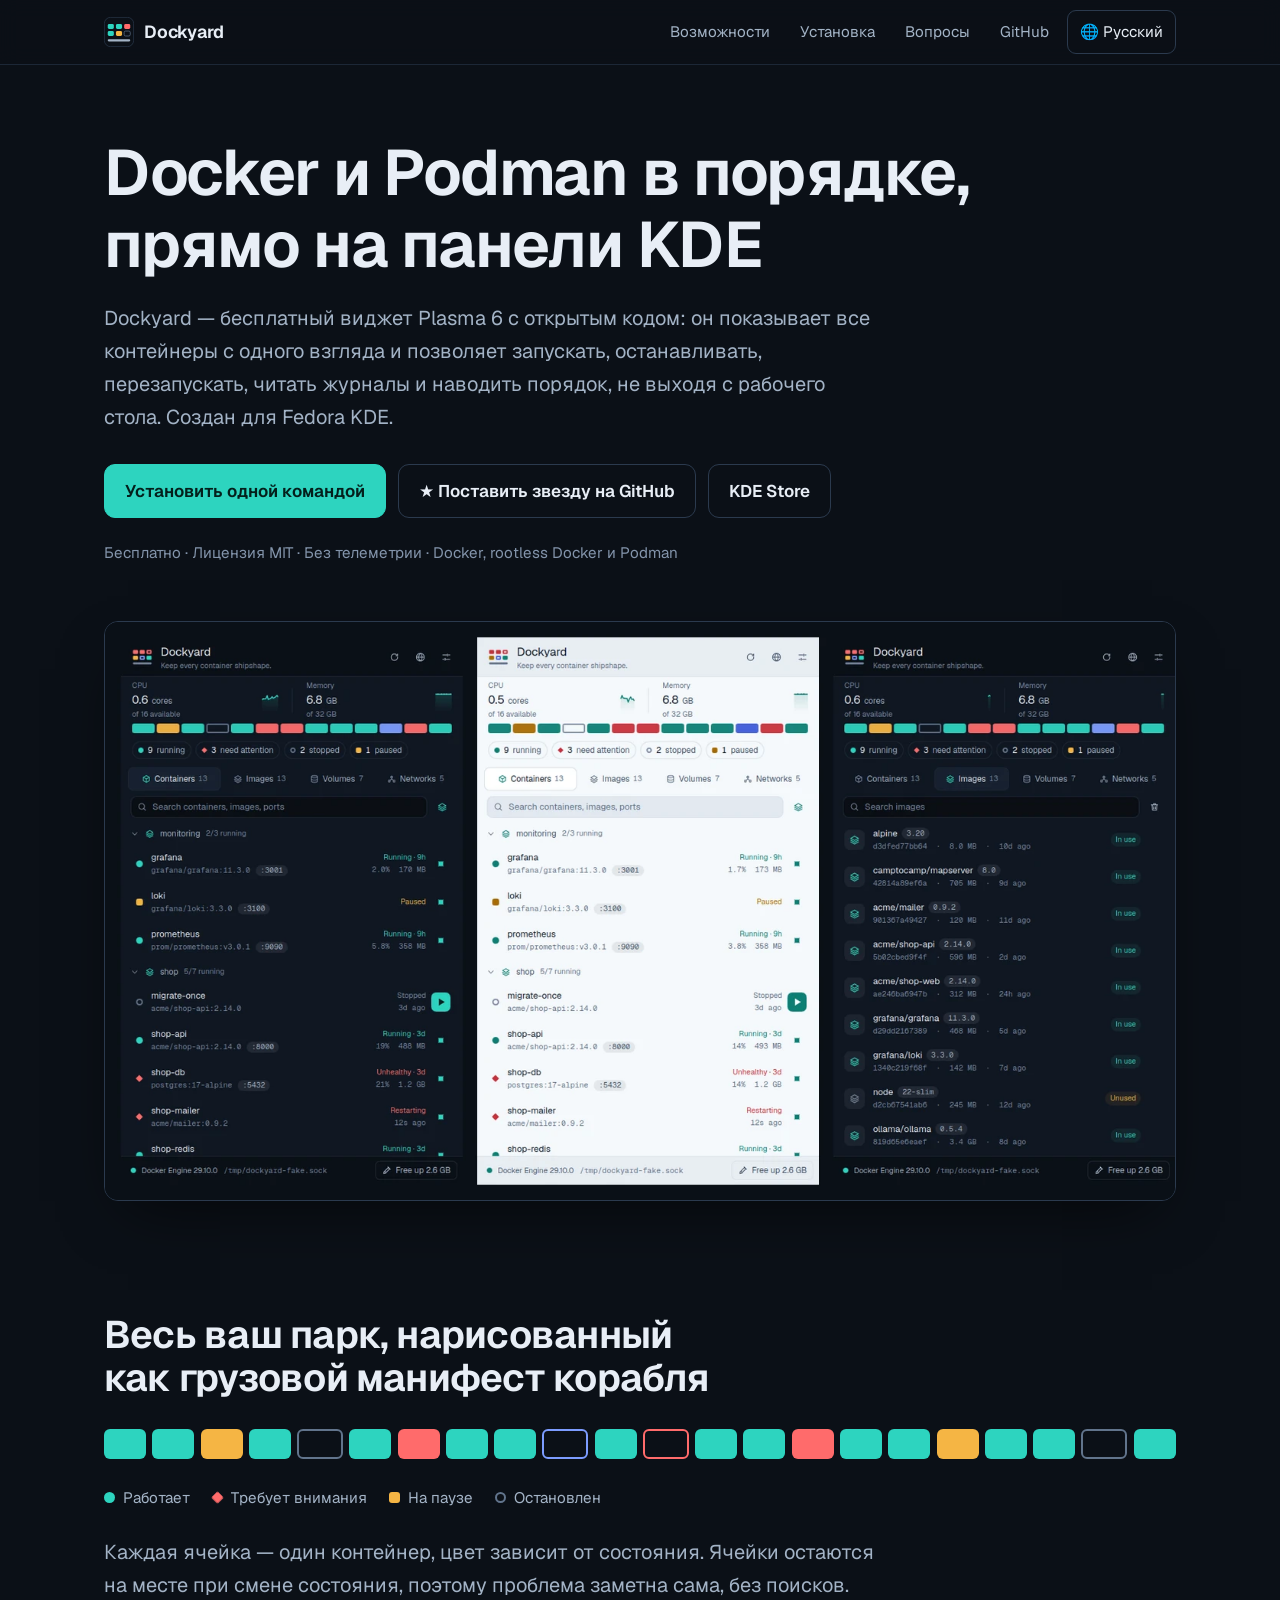
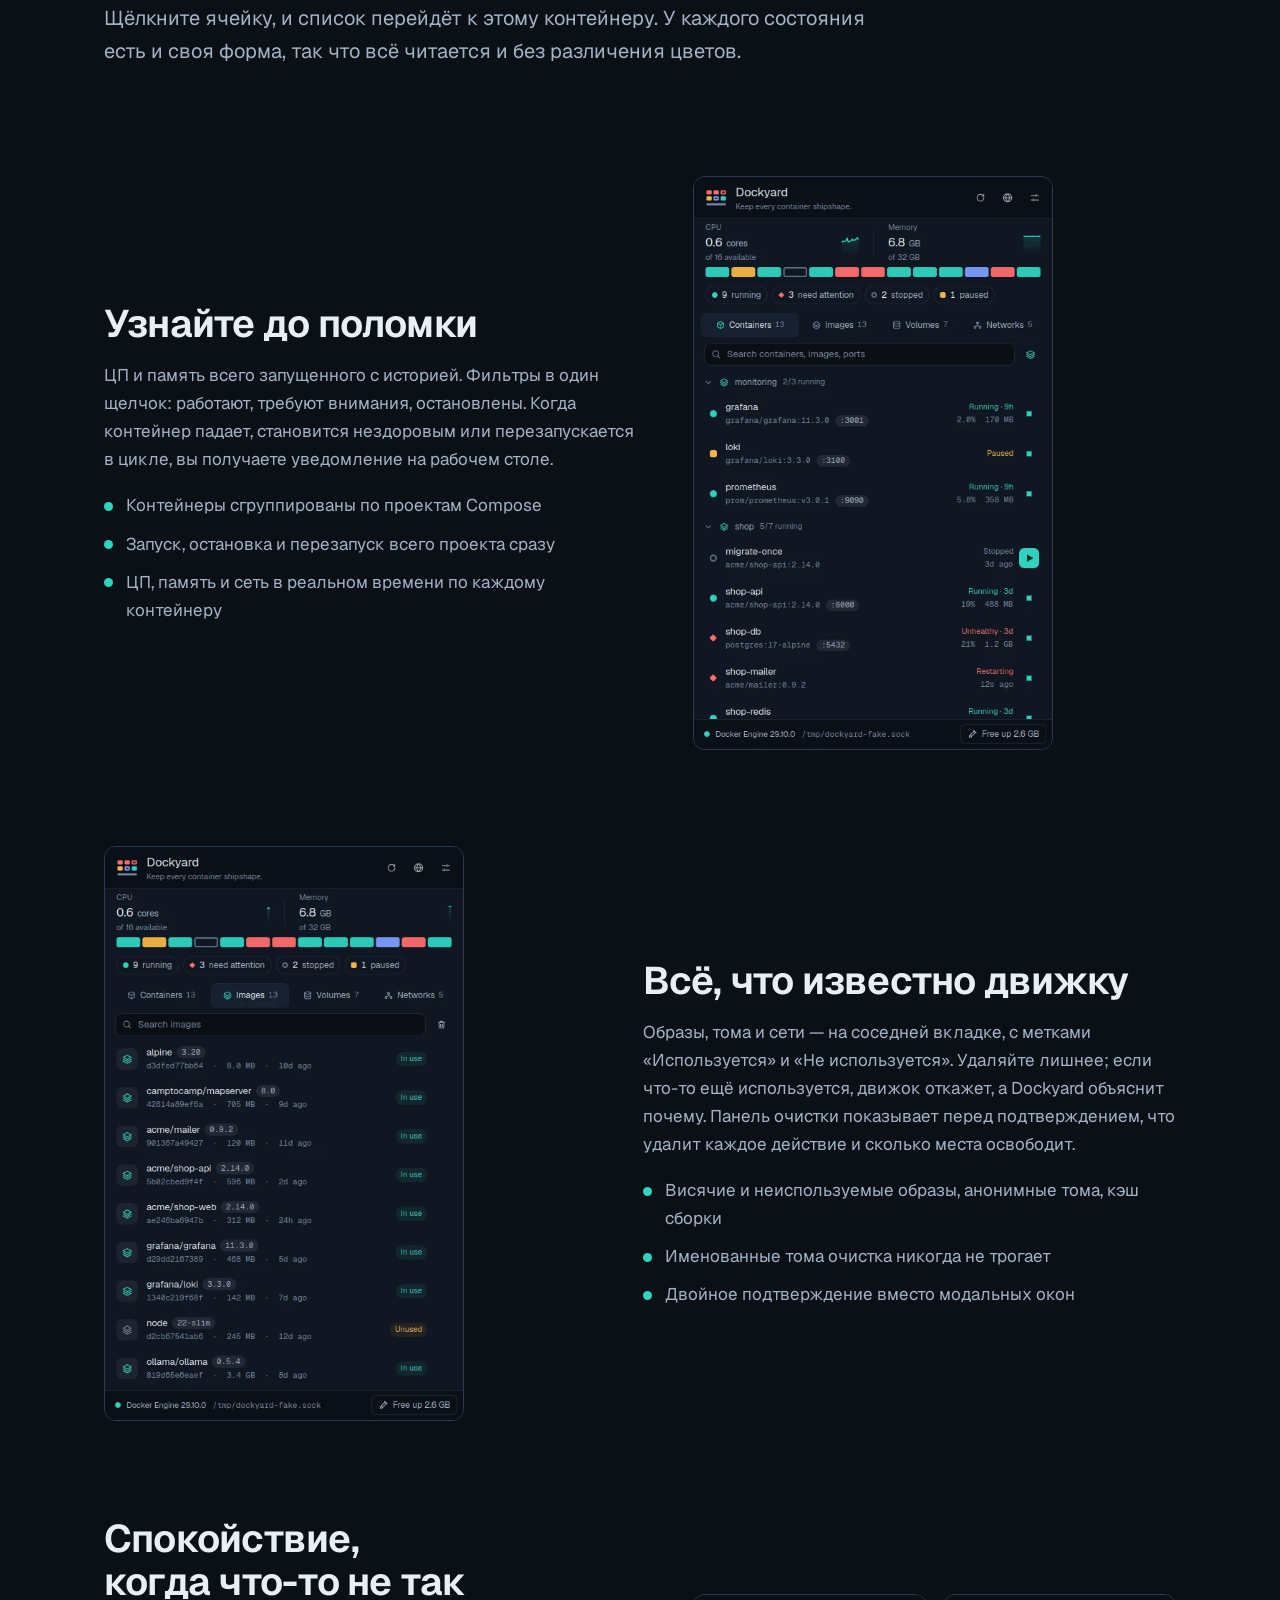
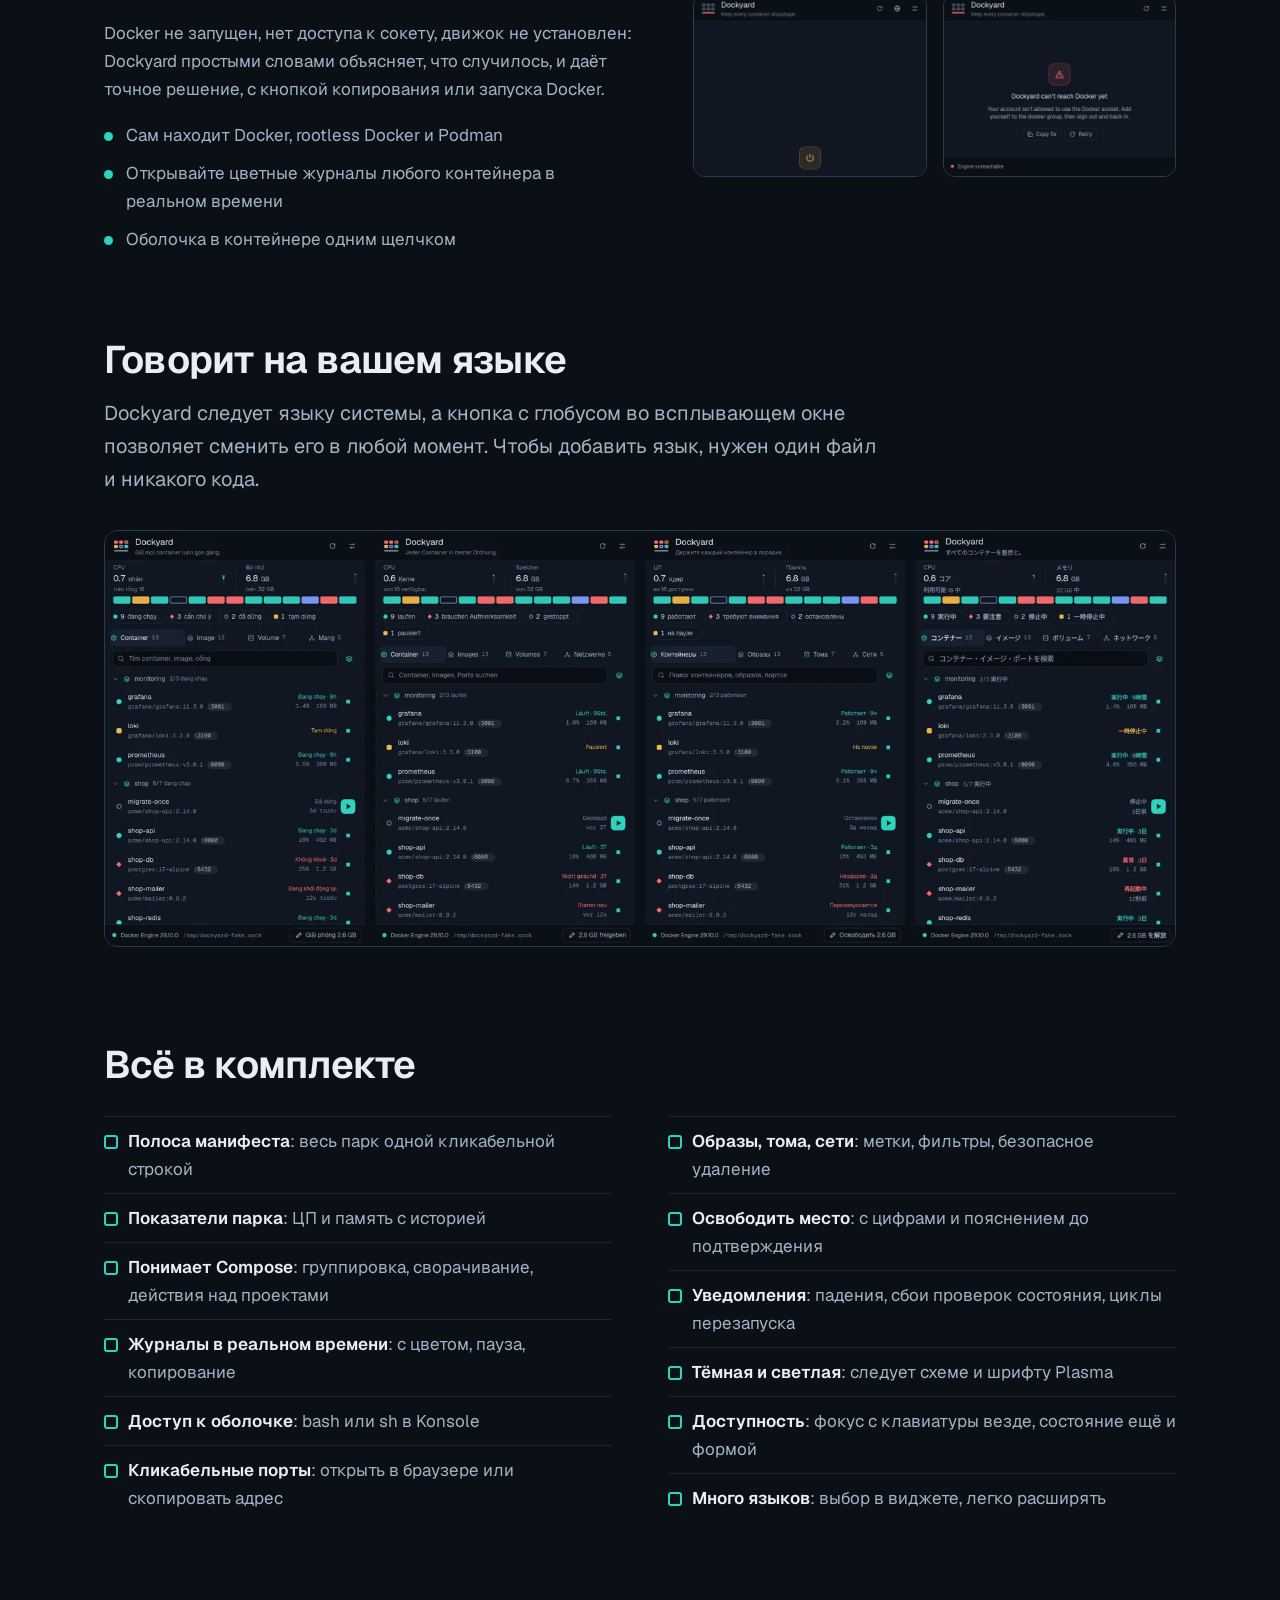
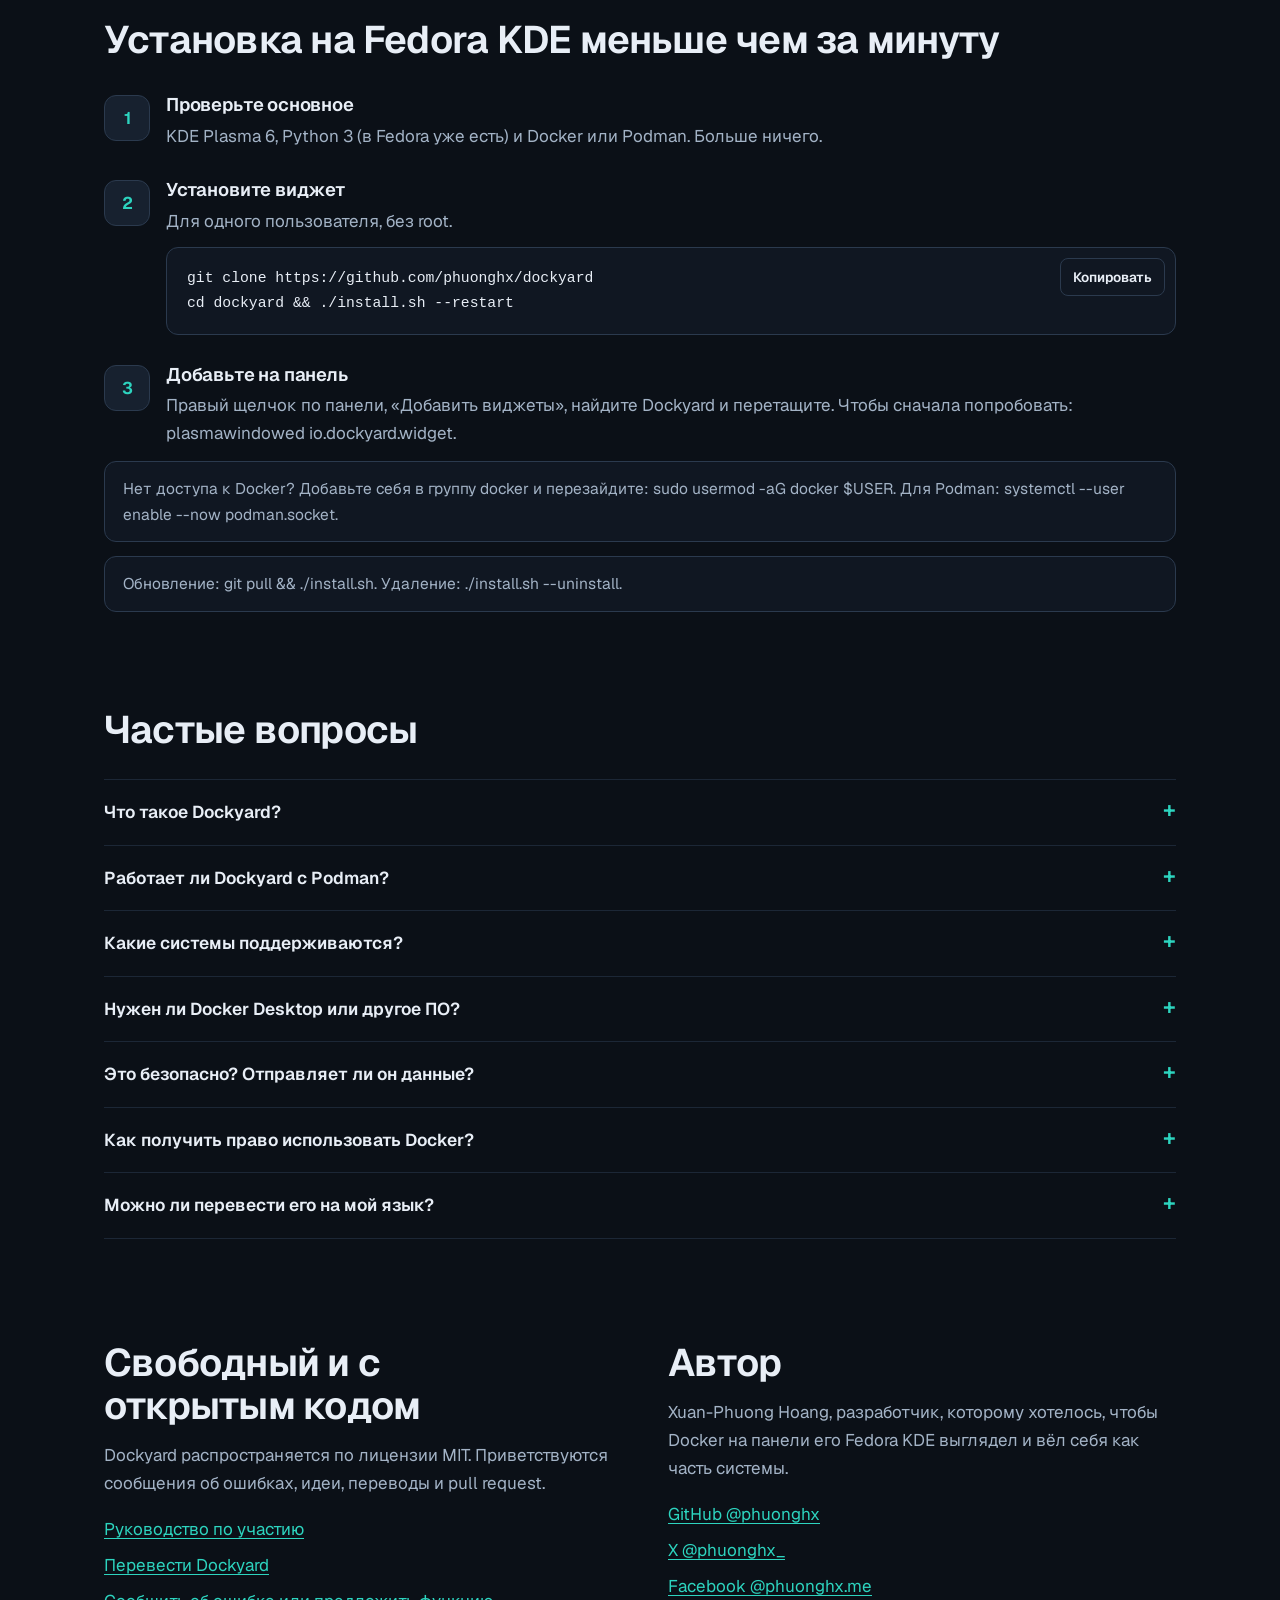
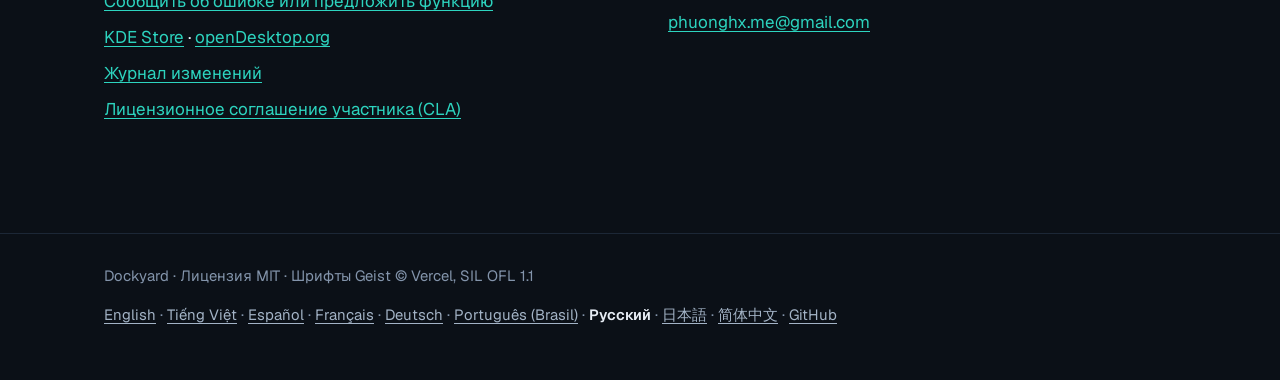
<file: docs/ru/index.html>
<!doctype html>
<html lang="ru">
<head>
<meta charset="utf-8">
<meta name="viewport" content="width=device-width,initial-scale=1">
<title>Dockyard: виджет Docker и Podman для KDE Plasma 6</title>
<meta name="description" content="Dockyard — бесплатный виджет с открытым кодом для KDE Plasma 6: следите за контейнерами, образами, томами и журналами Docker и Podman и управляйте ими прямо с панели. Создан для Fedora KDE.">
<link rel="canonical" href="https://phuonghx.github.io/dockyard/ru/">
<link rel="alternate" hreflang="en" href="https://phuonghx.github.io/dockyard/">
<link rel="alternate" hreflang="vi" href="https://phuonghx.github.io/dockyard/vi/">
<link rel="alternate" hreflang="es" href="https://phuonghx.github.io/dockyard/es/">
<link rel="alternate" hreflang="fr" href="https://phuonghx.github.io/dockyard/fr/">
<link rel="alternate" hreflang="de" href="https://phuonghx.github.io/dockyard/de/">
<link rel="alternate" hreflang="pt-BR" href="https://phuonghx.github.io/dockyard/pt-BR/">
<link rel="alternate" hreflang="ru" href="https://phuonghx.github.io/dockyard/ru/">
<link rel="alternate" hreflang="ja" href="https://phuonghx.github.io/dockyard/ja/">
<link rel="alternate" hreflang="zh-CN" href="https://phuonghx.github.io/dockyard/zh-CN/">
<link rel="alternate" hreflang="x-default" href="https://phuonghx.github.io/dockyard/">
<meta name="robots" content="index,follow,max-image-preview:large">
<meta name="theme-color" content="#0b1017">
<meta name="author" content="Xuan-Phuong Hoang">
<meta name="keywords" content="Dockyard, Docker widget, Podman widget, KDE Plasma 6, plasmoid, Fedora KDE, container manager, docker GUI, Linux">
<meta property="og:type" content="website">
<meta property="og:site_name" content="Dockyard">
<meta property="og:title" content="Dockyard: виджет Docker и Podman для KDE Plasma 6">
<meta property="og:description" content="Dockyard — бесплатный виджет с открытым кодом для KDE Plasma 6: следите за контейнерами, образами, томами и журналами Docker и Podman и управляйте ими прямо с панели. Создан для Fedora KDE.">
<meta property="og:url" content="https://phuonghx.github.io/dockyard/ru/">
<meta property="og:locale" content="ru_RU">
<meta property="og:locale:alternate" content="en_US">
<meta property="og:locale:alternate" content="vi_VN">
<meta property="og:locale:alternate" content="es_ES">
<meta property="og:locale:alternate" content="fr_FR">
<meta property="og:locale:alternate" content="de_DE">
<meta property="og:locale:alternate" content="pt_BR">
<meta property="og:locale:alternate" content="ja_JP">
<meta property="og:locale:alternate" content="zh_CN">
<meta property="og:image" content="https://phuonghx.github.io/dockyard/assets/og-image.png">
<meta property="og:image:width" content="1200">
<meta property="og:image:height" content="630">
<meta property="og:image:alt" content="Виджет Dockyard для KDE Plasma в тёмной и светлой темах рядом со вкладкой «Образы»">
<meta name="twitter:card" content="summary_large_image">
<meta name="twitter:site" content="@phuonghx_">
<meta name="twitter:creator" content="@phuonghx_">
<meta name="twitter:title" content="Dockyard: виджет Docker и Podman для KDE Plasma 6">
<meta name="twitter:description" content="Dockyard — бесплатный виджет с открытым кодом для KDE Plasma 6: следите за контейнерами, образами, томами и журналами Docker и Podman и управляйте ими прямо с панели. Создан для Fedora KDE.">
<meta name="twitter:image" content="https://phuonghx.github.io/dockyard/assets/og-image.png">
<link rel="icon" href="../assets/favicon.svg" type="image/svg+xml">
<link rel="icon" href="../assets/favicon.ico" sizes="48x48">
<link rel="apple-touch-icon" href="../assets/apple-touch-icon.png">
<link rel="preload" href="../assets/Geist.ttf" as="font" type="font/ttf" crossorigin>
<link rel="stylesheet" href="../assets/style.css">
<script type="application/ld+json">{"@context":"https://schema.org","@graph":[{"@type":"SoftwareApplication","@id":"https://phuonghx.github.io/dockyard/#app","name":"Dockyard","alternateName":"Dockyard for KDE Plasma","url":"https://phuonghx.github.io/dockyard/ru/","description":"Dockyard — бесплатный виджет с открытым кодом для KDE Plasma 6: следите за контейнерами, образами, томами и журналами Docker и Podman и управляйте ими прямо с панели. Создан для Fedora KDE.","applicationCategory":"DeveloperApplication","applicationSubCategory":"Container management","operatingSystem":"Linux (KDE Plasma 6)","softwareRequirements":"KDE Plasma 6, Python 3, Docker or Podman","softwareVersion":"1.0.1","datePublished":"2026-11-26","dateModified":"2026-11-27","license":"https://opensource.org/licenses/MIT","isAccessibleForFree":true,"offers":{"@type":"Offer","price":"0","priceCurrency":"USD"},"downloadUrl":"https://github.com/phuonghx/dockyard","codeRepository":"https://github.com/phuonghx/dockyard","sameAs":["https://store.kde.org/p/2382787/","https://www.opendesktop.org/p/2382787/"],"installUrl":"https://phuonghx.github.io/dockyard/#install","image":"https://phuonghx.github.io/dockyard/assets/og-image.png","screenshot":["https://phuonghx.github.io/dockyard/images/overview-dark.png","https://phuonghx.github.io/dockyard/images/overview-light.png","https://phuonghx.github.io/dockyard/images/tab-images.png"],"inLanguage":["en","vi","es","fr","de","pt-BR","ru","ja","zh-CN"],"featureList":["Manifest strip of every container","CPU and memory with history","Compose project grouping","Live colour-coded logs","Shell access","Image, volume and network management","Safe disk clean-up","Desktop notifications","Dark and light themes","9 languages"],"author":{"@id":"https://phuonghx.github.io/dockyard/#author"}},{"@type":"Person","@id":"https://phuonghx.github.io/dockyard/#author","name":"Xuan-Phuong Hoang","url":"https://github.com/phuonghx","sameAs":["https://github.com/phuonghx","https://x.com/phuonghx_","https://facebook.com/phuonghx.me"]},{"@type":"FAQPage","mainEntity":[{"@type":"Question","name":"Что такое Dockyard?","acceptedAnswer":{"@type":"Answer","text":"Dockyard — бесплатный виджет с открытым кодом для KDE Plasma 6. Он живёт на вашей панели и позволяет следить за контейнерами, образами, томами и сетями Docker или Podman и управлять ими, читать журналы и освобождать место на диске, не открывая терминал или тяжёлое приложение."}},{"@type":"Question","name":"Работает ли Dockyard с Podman?","acceptedAnswer":{"@type":"Answer","text":"Да. Он сам находит Docker, rootless Docker и совместимый с Docker сокет Podman, либо вы указываете путь к сокету в настройках виджета."}},{"@type":"Question","name":"Какие системы поддерживаются?","acceptedAnswer":{"@type":"Answer","text":"Любой рабочий стол Linux с KDE Plasma 6, проверено на Fedora KDE. Это виджет Plasma, поэтому он не работает в GNOME и других средах."}},{"@type":"Question","name":"Нужен ли Docker Desktop или другое ПО?","acceptedAnswer":{"@type":"Answer","text":"Нет. Нужны Python 3 и работающий движок Docker или Podman. Dockyard общается напрямую с локальным сокетом движка."}},{"@type":"Question","name":"Это безопасно? Отправляет ли он данные?","acceptedAnswer":{"@type":"Answer","text":"В Dockyard нет телеметрии, он ничего не отправляет, кроме обращений к локальному сокету вашего движка. Лицензия MIT, исходный код на GitHub. Как и с любым инструментом Docker, доступ к сокету Docker равносилен root."}},{"@type":"Question","name":"Как получить право использовать Docker?","acceptedAnswer":{"@type":"Answer","text":"Добавьте пользователя в группу docker командой sudo usermod -aG docker $USER и перезайдите в систему. Dockyard показывает именно эту команду, когда замечает проблему."}},{"@type":"Question","name":"Можно ли перевести его на мой язык?","acceptedAnswer":{"@type":"Answer","text":"Да. Создайте шаблон командой tools/i18n.sh new <язык>, переведите файл в любом редакторе и откройте pull request. Программировать не нужно. См. руководство Translating в CONTRIBUTING.md."}}]},{"@type":"WebSite","@id":"https://phuonghx.github.io/dockyard/#site","name":"Dockyard","url":"https://phuonghx.github.io/dockyard/","inLanguage":"ru"}]}</script>
</head>
<body>
<a class="skip" href="#main">Перейти к содержимому</a>
<header class="top"><div class="wrap bar">
  <a class="brand" href="./"><img src="../assets/favicon.svg" width="30" height="30" alt="">Dockyard</a>
  <nav class="main" aria-label="Main">
    <a class="hide-sm" href="#features">Возможности</a>
    <a class="hide-sm" href="#install">Установка</a>
    <a class="hide-sm" href="#faq">Вопросы</a>
    <a href="https://github.com/phuonghx/dockyard">GitHub</a>
    <details class="langsel"><summary aria-label="Language"><span aria-hidden="true">🌐</span> Русский</summary><ul><li><a href="../" hreflang="en" lang="en">English</a></li><li><a href="../vi/" hreflang="vi" lang="vi">Tiếng Việt</a></li><li><a href="../es/" hreflang="es" lang="es">Español</a></li><li><a href="../fr/" hreflang="fr" lang="fr">Français</a></li><li><a href="../de/" hreflang="de" lang="de">Deutsch</a></li><li><a href="../pt-BR/" hreflang="pt-BR" lang="pt-BR">Português (Brasil)</a></li><li><a href="../ru/" hreflang="ru" lang="ru" aria-current="true">Русский</a></li><li><a href="../ja/" hreflang="ja" lang="ja">日本語</a></li><li><a href="../zh-CN/" hreflang="zh-CN" lang="zh-CN">简体中文</a></li></ul></details>
  </nav>
</div></header>
<main id="main">
  <section class="hero"><div class="wrap">
    <h1>Docker и Podman в порядке, прямо на панели KDE</h1>
    <p class="lead">Dockyard — бесплатный виджет Plasma 6 с открытым кодом: он показывает все контейнеры с одного взгляда и позволяет запускать, останавливать, перезапускать, читать журналы и наводить порядок, не выходя с рабочего стола. Создан для Fedora KDE.</p>
    <div class="cta"><a class="btn pri" href="#install">Установить одной командой</a><a class="btn" href="https://github.com/phuonghx/dockyard">★ Поставить звезду на GitHub</a><a class="btn" href="https://store.kde.org/p/2382787/">KDE Store</a></div>
    <p class="trust">Бесплатно · Лицензия MIT · Без телеметрии · Docker, rootless Docker и Podman</p>
    <div class="shot"><picture><source srcset="../images/hero.webp" type="image/webp"><img src="../images/hero.png" width="1400" height="755" alt="Виджет Dockyard для KDE Plasma в тёмной и светлой темах рядом со вкладкой «Образы»" fetchpriority="high"></picture></div>
  </div></section>

  <section class="manifest-sec" aria-labelledby="manifest"><div class="wrap">
    <h2 id="manifest">Весь ваш парк, нарисованный как грузовой манифест корабля</h2>
    <div class="cells" aria-hidden="true"><i class="run" style="--i:0"></i><i class="run" style="--i:1"></i><i class="warn" style="--i:2"></i><i class="run" style="--i:3"></i><i class="idle" style="--i:4"></i><i class="run" style="--i:5"></i><i class="bad" style="--i:6"></i><i class="run" style="--i:7"></i><i class="run" style="--i:8"></i><i class="info" style="--i:9"></i><i class="run" style="--i:10"></i><i class="fail" style="--i:11"></i><i class="run" style="--i:12"></i><i class="run" style="--i:13"></i><i class="bad" style="--i:14"></i><i class="run" style="--i:15"></i><i class="run" style="--i:16"></i><i class="warn" style="--i:17"></i><i class="run" style="--i:18"></i><i class="run" style="--i:19"></i><i class="idle" style="--i:20"></i><i class="run" style="--i:21"></i></div>
    <ul class="legend"><li><span class="dot run"></span>Работает</li><li><span class="dot bad"></span>Требует внимания</li><li><span class="dot warn"></span>На паузе</li><li><span class="dot idle"></span>Остановлен</li></ul>
    <p class="lead" style="margin-top:26px">Каждая ячейка — один контейнер, цвет зависит от состояния. Ячейки остаются на месте при смене состояния, поэтому проблема заметна сама, без поисков. Щёлкните ячейку, и список перейдёт к этому контейнеру. У каждого состояния есть и своя форма, так что всё читается и без различения цветов.</p>
  </div></section>

  <section class="feat" id="features" aria-label="Возможности"><div class="wrap" style="display:grid;gap:96px">
      <div class="row"><div class="txt"><h2>Узнайте до поломки</h2><p>ЦП и память всего запущенного с историей. Фильтры в один щелчок: работают, требуют внимания, остановлены. Когда контейнер падает, становится нездоровым или перезапускается в цикле, вы получаете уведомление на рабочем столе.</p><ul><li>Контейнеры сгруппированы по проектам Compose</li><li>Запуск, остановка и перезапуск всего проекта сразу</li><li>ЦП, память и сеть в реальном времени по каждому контейнеру</li></ul></div><div class="pic"><picture><source srcset="../images/overview-dark.webp" type="image/webp"><img src="../images/overview-dark.png" width="500" height="800" alt="Обзор Dockyard: история ЦП и памяти, полоса манифеста и контейнеры по проектам Compose" loading="lazy"></picture></div></div>
      <div class="row flip"><div class="txt"><h2>Всё, что известно движку</h2><p>Образы, тома и сети — на соседней вкладке, с метками «Используется» и «Не используется». Удаляйте лишнее; если что-то ещё используется, движок откажет, а Dockyard объяснит почему. Панель очистки показывает перед подтверждением, что удалит каждое действие и сколько места освободит.</p><ul><li>Висячие и неиспользуемые образы, анонимные тома, кэш сборки</li><li>Именованные тома очистка никогда не трогает</li><li>Двойное подтверждение вместо модальных окон</li></ul></div><div class="pic"><picture><source srcset="../images/tab-images.webp" type="image/webp"><img src="../images/tab-images.png" width="500" height="800" alt="Вкладка «Образы» Dockyard с метками «Используется» и «Не используется»" loading="lazy"></picture></div></div>
      <div class="row"><div class="txt"><h2>Спокойствие, когда что-то не так</h2><p>Docker не запущен, нет доступа к сокету, движок не установлен: Dockyard простыми словами объясняет, что случилось, и даёт точное решение, с кнопкой копирования или запуска Docker.</p><ul><li>Сам находит Docker, rootless Docker и Podman</li><li>Открывайте цветные журналы любого контейнера в реальном времени</li><li>Оболочка в контейнере одним щелчком</li></ul></div><div class="pic two"><picture><source srcset="../images/error-not-running-crop.webp" type="image/webp"><img src="../images/error-not-running-crop.png" width="500" height="390" alt="Сообщение Dockyard: Docker не запущен, с кнопкой «Запустить Docker»" loading="lazy"></picture><picture><source srcset="../images/error-permission-crop.webp" type="image/webp"><img src="../images/error-permission-crop.png" width="500" height="390" alt="Сообщение Dockyard: нет доступа к сокету Docker, с кнопкой «Копировать решение»" loading="lazy"></picture></div></div>
  </div></section>

  <section class="feat" aria-labelledby="langs"><div class="wrap">
    <h2 id="langs">Говорит на вашем языке</h2>
    <p class="lead" style="margin-top:16px">Dockyard следует языку системы, а кнопка с глобусом во всплывающем окне позволяет сменить его в любой момент. Чтобы добавить язык, нужен один файл и никакого кода.</p>
    <div class="wide"><picture><source srcset="../images/languages.webp" type="image/webp"><img src="../images/languages.png" width="1600" height="621" alt="Dockyard на вьетнамском, немецком, русском и японском" loading="lazy"></picture></div>
  </div></section>

  <section class="allf" aria-labelledby="all"><div class="wrap">
    <h2 id="all">Всё в комплекте</h2>
    <ul><li><strong>Полоса манифеста</strong>: весь парк одной кликабельной строкой</li><li><strong>Показатели парка</strong>: ЦП и память с историей</li><li><strong>Понимает Compose</strong>: группировка, сворачивание, действия над проектами</li><li><strong>Журналы в реальном времени</strong>: с цветом, пауза, копирование</li><li><strong>Доступ к оболочке</strong>: bash или sh в Konsole</li><li><strong>Кликабельные порты</strong>: открыть в браузере или скопировать адрес</li><li><strong>Образы, тома, сети</strong>: метки, фильтры, безопасное удаление</li><li><strong>Освободить место</strong>: с цифрами и пояснением до подтверждения</li><li><strong>Уведомления</strong>: падения, сбои проверок состояния, циклы перезапуска</li><li><strong>Тёмная и светлая</strong>: следует схеме и шрифту Plasma</li><li><strong>Доступность</strong>: фокус с клавиатуры везде, состояние ещё и формой</li><li><strong>Много языков</strong>: выбор в виджете, легко расширять</li></ul>
  </div></section>

  <section class="install" id="install" aria-labelledby="inst"><div class="wrap">
    <h2 id="inst">Установка на Fedora KDE меньше чем за минуту</h2>
    <ol class="steps">
        <li><div><h3>Проверьте основное</h3><p class="mut">KDE Plasma 6, Python 3 (в Fedora уже есть) и Docker или Podman. Больше ничего.</p></div></li>
        <li><div><h3>Установите виджет</h3><p class="mut">Для одного пользователя, без root.</p><div class="code"><pre><code>git clone https://github.com/phuonghx/dockyard
cd dockyard &amp;&amp; ./install.sh --restart</code></pre><button class="btn copy" type="button" data-copy="git clone https://github.com/phuonghx/dockyard
cd dockyard &amp;&amp; ./install.sh --restart" data-done="Скопировано">Копировать</button></div></div></li>
        <li><div><h3>Добавьте на панель</h3><p class="mut">Правый щелчок по панели, «Добавить виджеты», найдите Dockyard и перетащите. Чтобы сначала попробовать: plasmawindowed io.dockyard.widget.</p></div></li>
    </ol>
    <p class="note">Нет доступа к Docker? Добавьте себя в группу docker и перезайдите: sudo usermod -aG docker $USER. Для Podman: systemctl --user enable --now podman.socket.</p>
    <p class="note">Обновление: git pull &amp;&amp; ./install.sh. Удаление: ./install.sh --uninstall.</p>
  </div></section>

  <section class="faq" id="faq" aria-labelledby="faqh"><div class="wrap">
    <h2 id="faqh" style="margin-bottom:28px">Частые вопросы</h2>
    <details><summary>Что такое Dockyard?</summary><p>Dockyard — бесплатный виджет с открытым кодом для KDE Plasma 6. Он живёт на вашей панели и позволяет следить за контейнерами, образами, томами и сетями Docker или Podman и управлять ими, читать журналы и освобождать место на диске, не открывая терминал или тяжёлое приложение.</p></details>
    <details><summary>Работает ли Dockyard с Podman?</summary><p>Да. Он сам находит Docker, rootless Docker и совместимый с Docker сокет Podman, либо вы указываете путь к сокету в настройках виджета.</p></details>
    <details><summary>Какие системы поддерживаются?</summary><p>Любой рабочий стол Linux с KDE Plasma 6, проверено на Fedora KDE. Это виджет Plasma, поэтому он не работает в GNOME и других средах.</p></details>
    <details><summary>Нужен ли Docker Desktop или другое ПО?</summary><p>Нет. Нужны Python 3 и работающий движок Docker или Podman. Dockyard общается напрямую с локальным сокетом движка.</p></details>
    <details><summary>Это безопасно? Отправляет ли он данные?</summary><p>В Dockyard нет телеметрии, он ничего не отправляет, кроме обращений к локальному сокету вашего движка. Лицензия MIT, исходный код на GitHub. Как и с любым инструментом Docker, доступ к сокету Docker равносилен root.</p></details>
    <details><summary>Как получить право использовать Docker?</summary><p>Добавьте пользователя в группу docker командой sudo usermod -aG docker $USER и перезайдите в систему. Dockyard показывает именно эту команду, когда замечает проблему.</p></details>
    <details><summary>Можно ли перевести его на мой язык?</summary><p>Да. Создайте шаблон командой tools/i18n.sh new &lt;язык&gt;, переведите файл в любом редакторе и откройте pull request. Программировать не нужно. См. руководство Translating в CONTRIBUTING.md.</p></details>
  </div></section>

  <section class="oss" aria-labelledby="oss"><div class="wrap"><div class="grid">
    <div><h2 id="oss">Свободный и с открытым кодом</h2><p class="mut" style="margin-top:14px">Dockyard распространяется по лицензии MIT. Приветствуются сообщения об ошибках, идеи, переводы и pull request.</p>
      <ul><li><a href="https://github.com/phuonghx/dockyard/blob/main/CONTRIBUTING.md">Руководство по участию</a></li><li><a href="https://github.com/phuonghx/dockyard/blob/main/CONTRIBUTING.md#translating">Перевести Dockyard</a></li><li><a href="https://github.com/phuonghx/dockyard/issues">Сообщить об ошибке или предложить функцию</a></li><li><a href="https://store.kde.org/p/2382787/">KDE Store</a> · <a href="https://www.opendesktop.org/p/2382787/">openDesktop.org</a></li><li><a href="https://github.com/phuonghx/dockyard/blob/main/CHANGELOG.md">Журнал изменений</a></li><li><a href="https://github.com/phuonghx/dockyard/blob/main/CLA.md">Лицензионное соглашение участника (CLA)</a></li></ul></div>
    <div><h2>Автор</h2><p class="mut" style="margin-top:14px">Xuan-Phuong Hoang, разработчик, которому хотелось, чтобы Docker на панели его Fedora KDE выглядел и вёл себя как часть системы.</p>
      <ul><li><a href="https://github.com/phuonghx">GitHub @phuonghx</a></li><li><a href="https://x.com/phuonghx_">X @phuonghx_</a></li><li><a href="https://facebook.com/phuonghx.me">Facebook @phuonghx.me</a></li><li><a href="mailto:phuonghx.me@gmail.com">phuonghx.me@gmail.com</a></li></ul></div>
  </div></div></section>
</main>
<footer><div class="wrap"><span>Dockyard · Лицензия MIT · Шрифты Geist © Vercel, SIL OFL 1.1</span><span class="flang"><a href="../" hreflang="en" lang="en">English</a> · <a href="../vi/" hreflang="vi" lang="vi">Tiếng Việt</a> · <a href="../es/" hreflang="es" lang="es">Español</a> · <a href="../fr/" hreflang="fr" lang="fr">Français</a> · <a href="../de/" hreflang="de" lang="de">Deutsch</a> · <a href="../pt-BR/" hreflang="pt-BR" lang="pt-BR">Português (Brasil)</a> · <span aria-current="true">Русский</span> · <a href="../ja/" hreflang="ja" lang="ja">日本語</a> · <a href="../zh-CN/" hreflang="zh-CN" lang="zh-CN">简体中文</a> · <a href="https://github.com/phuonghx/dockyard">GitHub</a></span></div></footer>
<script>document.querySelectorAll('[data-copy]').forEach(function(b){b.addEventListener('click',function(){var t=b.getAttribute('data-copy'),d=b.getAttribute('data-done'),o=b.textContent;(navigator.clipboard?navigator.clipboard.writeText(t):Promise.reject()).then(function(){b.textContent=d;setTimeout(function(){b.textContent=o},1600)},function(){})})})</script>
</body>
</html>
</file>
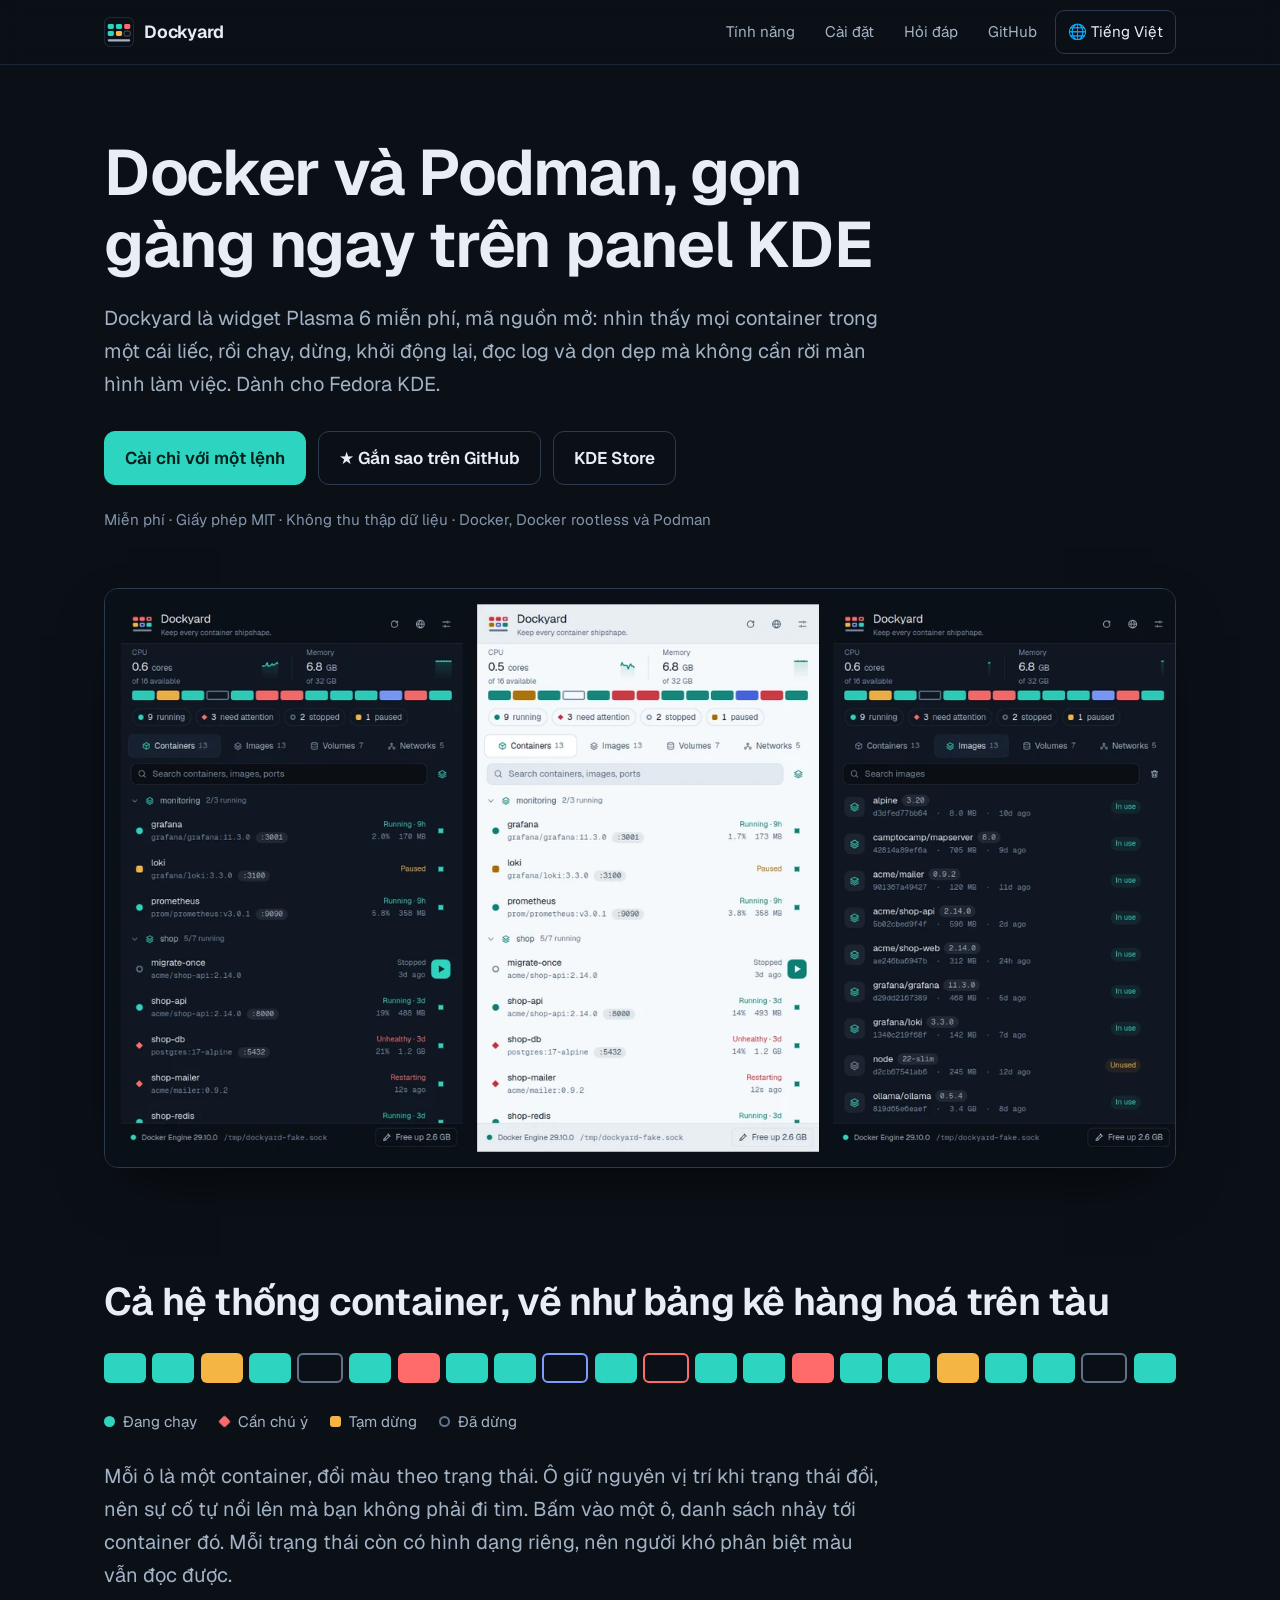
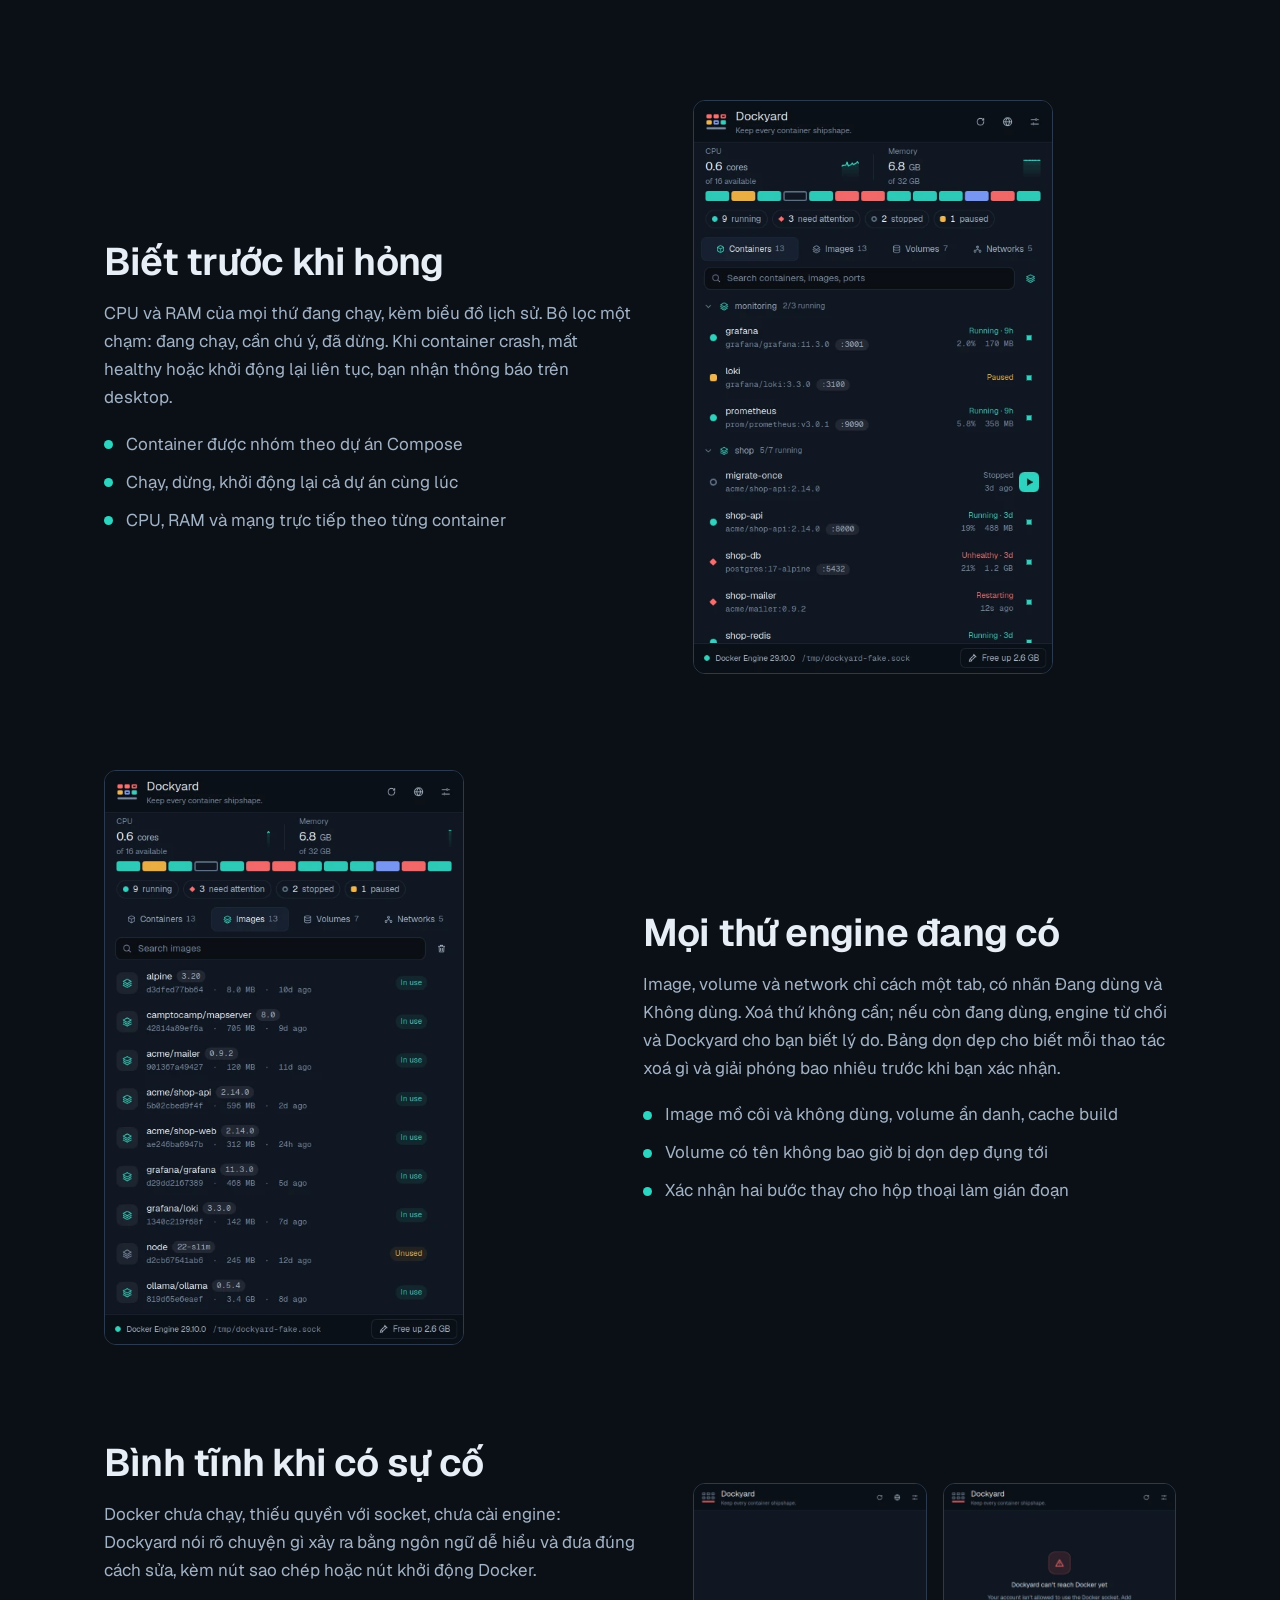
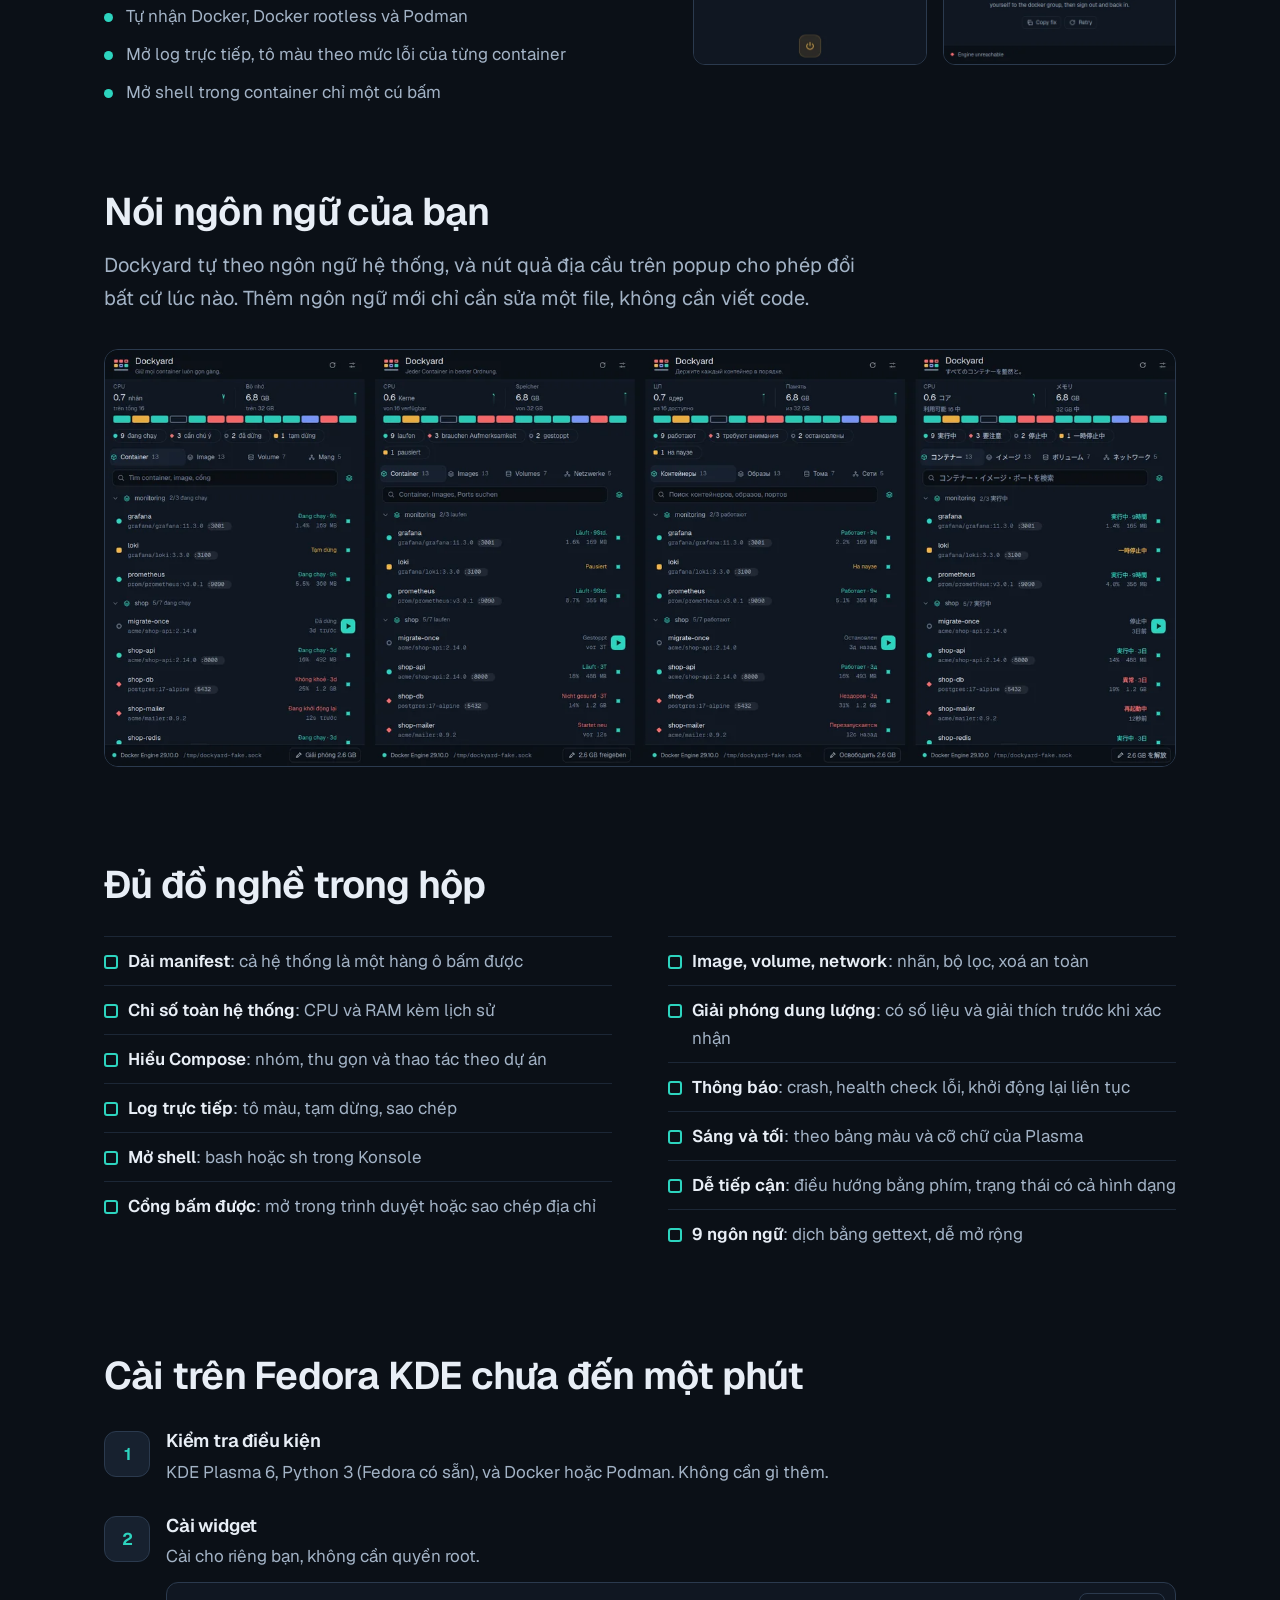
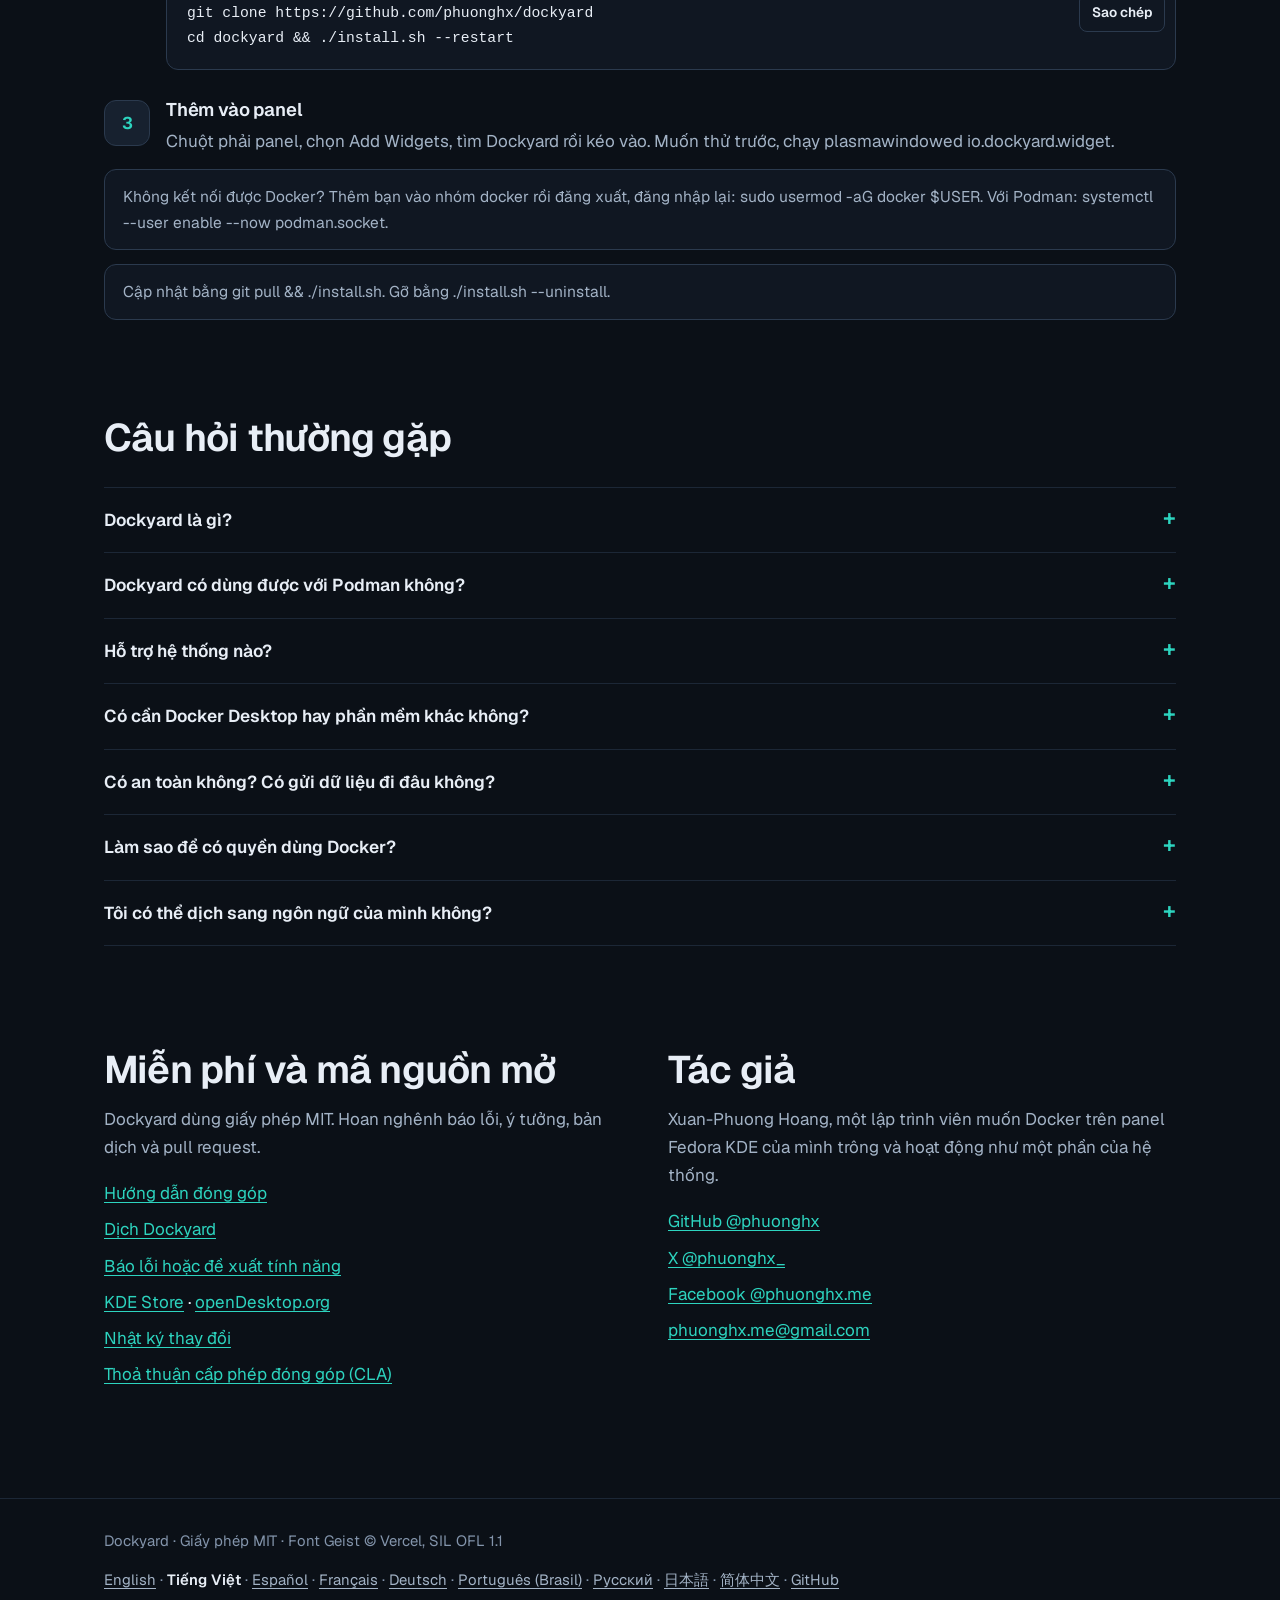
<file: docs/vi/index.html>
<!doctype html>
<html lang="vi">
<head>
<meta charset="utf-8">
<meta name="viewport" content="width=device-width,initial-scale=1">
<title>Dockyard: Widget Docker &amp; Podman cho KDE Plasma 6</title>
<meta name="description" content="Dockyard là widget KDE Plasma 6 miễn phí, mã nguồn mở để theo dõi và quản lý container, image, volume và log của Docker và Podman ngay trên panel. Dành cho Fedora KDE.">
<link rel="canonical" href="https://phuonghx.github.io/dockyard/vi/">
<link rel="alternate" hreflang="en" href="https://phuonghx.github.io/dockyard/">
<link rel="alternate" hreflang="vi" href="https://phuonghx.github.io/dockyard/vi/">
<link rel="alternate" hreflang="es" href="https://phuonghx.github.io/dockyard/es/">
<link rel="alternate" hreflang="fr" href="https://phuonghx.github.io/dockyard/fr/">
<link rel="alternate" hreflang="de" href="https://phuonghx.github.io/dockyard/de/">
<link rel="alternate" hreflang="pt-BR" href="https://phuonghx.github.io/dockyard/pt-BR/">
<link rel="alternate" hreflang="ru" href="https://phuonghx.github.io/dockyard/ru/">
<link rel="alternate" hreflang="ja" href="https://phuonghx.github.io/dockyard/ja/">
<link rel="alternate" hreflang="zh-CN" href="https://phuonghx.github.io/dockyard/zh-CN/">
<link rel="alternate" hreflang="x-default" href="https://phuonghx.github.io/dockyard/">
<meta name="robots" content="index,follow,max-image-preview:large">
<meta name="theme-color" content="#0b1017">
<meta name="author" content="Xuan-Phuong Hoang">
<meta name="keywords" content="Dockyard, Docker widget, Podman widget, KDE Plasma 6, plasmoid, Fedora KDE, container manager, docker GUI, Linux">
<meta property="og:type" content="website">
<meta property="og:site_name" content="Dockyard">
<meta property="og:title" content="Dockyard: Widget Docker &amp; Podman cho KDE Plasma 6">
<meta property="og:description" content="Dockyard là widget KDE Plasma 6 miễn phí, mã nguồn mở để theo dõi và quản lý container, image, volume và log của Docker và Podman ngay trên panel. Dành cho Fedora KDE.">
<meta property="og:url" content="https://phuonghx.github.io/dockyard/vi/">
<meta property="og:locale" content="vi_VN">
<meta property="og:locale:alternate" content="en_US">
<meta property="og:locale:alternate" content="es_ES">
<meta property="og:locale:alternate" content="fr_FR">
<meta property="og:locale:alternate" content="de_DE">
<meta property="og:locale:alternate" content="pt_BR">
<meta property="og:locale:alternate" content="ru_RU">
<meta property="og:locale:alternate" content="ja_JP">
<meta property="og:locale:alternate" content="zh_CN">
<meta property="og:image" content="https://phuonghx.github.io/dockyard/assets/og-image.png">
<meta property="og:image:width" content="1200">
<meta property="og:image:height" content="630">
<meta property="og:image:alt" content="Widget Dockyard cho KDE Plasma ở giao diện tối và sáng, cạnh tab Images">
<meta name="twitter:card" content="summary_large_image">
<meta name="twitter:site" content="@phuonghx_">
<meta name="twitter:creator" content="@phuonghx_">
<meta name="twitter:title" content="Dockyard: Widget Docker &amp; Podman cho KDE Plasma 6">
<meta name="twitter:description" content="Dockyard là widget KDE Plasma 6 miễn phí, mã nguồn mở để theo dõi và quản lý container, image, volume và log của Docker và Podman ngay trên panel. Dành cho Fedora KDE.">
<meta name="twitter:image" content="https://phuonghx.github.io/dockyard/assets/og-image.png">
<link rel="icon" href="../assets/favicon.svg" type="image/svg+xml">
<link rel="icon" href="../assets/favicon.ico" sizes="48x48">
<link rel="apple-touch-icon" href="../assets/apple-touch-icon.png">
<link rel="preload" href="../assets/Geist.ttf" as="font" type="font/ttf" crossorigin>
<link rel="stylesheet" href="../assets/style.css">
<script type="application/ld+json">{"@context":"https://schema.org","@graph":[{"@type":"SoftwareApplication","@id":"https://phuonghx.github.io/dockyard/#app","name":"Dockyard","alternateName":"Dockyard for KDE Plasma","url":"https://phuonghx.github.io/dockyard/vi/","description":"Dockyard là widget KDE Plasma 6 miễn phí, mã nguồn mở để theo dõi và quản lý container, image, volume và log của Docker và Podman ngay trên panel. Dành cho Fedora KDE.","applicationCategory":"DeveloperApplication","applicationSubCategory":"Container management","operatingSystem":"Linux (KDE Plasma 6)","softwareRequirements":"KDE Plasma 6, Python 3, Docker or Podman","softwareVersion":"1.0.1","datePublished":"2026-11-26","dateModified":"2026-11-27","license":"https://opensource.org/licenses/MIT","isAccessibleForFree":true,"offers":{"@type":"Offer","price":"0","priceCurrency":"USD"},"downloadUrl":"https://github.com/phuonghx/dockyard","codeRepository":"https://github.com/phuonghx/dockyard","sameAs":["https://store.kde.org/p/2382787/","https://www.opendesktop.org/p/2382787/"],"installUrl":"https://phuonghx.github.io/dockyard/#install","image":"https://phuonghx.github.io/dockyard/assets/og-image.png","screenshot":["https://phuonghx.github.io/dockyard/images/overview-dark.png","https://phuonghx.github.io/dockyard/images/overview-light.png","https://phuonghx.github.io/dockyard/images/tab-images.png"],"inLanguage":["en","vi","es","fr","de","pt-BR","ru","ja","zh-CN"],"featureList":["Manifest strip of every container","CPU and memory with history","Compose project grouping","Live colour-coded logs","Shell access","Image, volume and network management","Safe disk clean-up","Desktop notifications","Dark and light themes","9 languages"],"author":{"@id":"https://phuonghx.github.io/dockyard/#author"}},{"@type":"Person","@id":"https://phuonghx.github.io/dockyard/#author","name":"Xuan-Phuong Hoang","url":"https://github.com/phuonghx","sameAs":["https://github.com/phuonghx","https://x.com/phuonghx_","https://facebook.com/phuonghx.me"]},{"@type":"FAQPage","mainEntity":[{"@type":"Question","name":"Dockyard là gì?","acceptedAnswer":{"@type":"Answer","text":"Dockyard là widget miễn phí, mã nguồn mở cho KDE Plasma 6. Nó nằm trên panel của bạn để theo dõi và quản lý container, image, volume, network của Docker hoặc Podman, đọc log và giải phóng dung lượng đĩa, không cần mở terminal hay một ứng dụng nặng nề."}},{"@type":"Question","name":"Dockyard có dùng được với Podman không?","acceptedAnswer":{"@type":"Answer","text":"Có. Nó tự tìm Docker, Docker rootless và socket tương thích Docker của Podman, hoặc bạn đặt đường dẫn socket trong phần cài đặt của widget."}},{"@type":"Question","name":"Hỗ trợ hệ thống nào?","acceptedAnswer":{"@type":"Answer","text":"Mọi máy Linux chạy KDE Plasma 6, đã thử trên Fedora KDE. Đây là widget của Plasma nên không chạy trên GNOME hay môi trường desktop khác."}},{"@type":"Question","name":"Có cần Docker Desktop hay phần mềm khác không?","acceptedAnswer":{"@type":"Answer","text":"Không. Bạn chỉ cần Python 3 và một engine Docker hoặc Podman đang chạy. Dockyard nói chuyện trực tiếp với socket cục bộ của engine."}},{"@type":"Question","name":"Có an toàn không? Có gửi dữ liệu đi đâu không?","acceptedAnswer":{"@type":"Answer","text":"Dockyard không có telemetry và không gửi gì ra ngoài, chỉ nói chuyện với socket engine trên máy bạn. Giấy phép MIT, mã nguồn công khai trên GitHub. Lưu ý quyền truy cập socket Docker tương đương root, như mọi công cụ Docker."}},{"@type":"Question","name":"Làm sao để có quyền dùng Docker?","acceptedAnswer":{"@type":"Answer","text":"Thêm tài khoản vào nhóm docker bằng sudo usermod -aG docker $USER rồi đăng xuất, đăng nhập lại. Dockyard hiện đúng lệnh này khi phát hiện vấn đề."}},{"@type":"Question","name":"Tôi có thể dịch sang ngôn ngữ của mình không?","acceptedAnswer":{"@type":"Answer","text":"Được. Tạo bản mẫu bằng tools/i18n.sh new <mã ngôn ngữ>, dịch file bằng bất kỳ trình soạn thảo nào rồi mở pull request. Không cần biết lập trình. Xem mục Translating trong CONTRIBUTING.md."}}]},{"@type":"WebSite","@id":"https://phuonghx.github.io/dockyard/#site","name":"Dockyard","url":"https://phuonghx.github.io/dockyard/","inLanguage":"vi"}]}</script>
</head>
<body>
<a class="skip" href="#main">Bỏ qua tới nội dung</a>
<header class="top"><div class="wrap bar">
  <a class="brand" href="./"><img src="../assets/favicon.svg" width="30" height="30" alt="">Dockyard</a>
  <nav class="main" aria-label="Main">
    <a class="hide-sm" href="#features">Tính năng</a>
    <a class="hide-sm" href="#install">Cài đặt</a>
    <a class="hide-sm" href="#faq">Hỏi đáp</a>
    <a href="https://github.com/phuonghx/dockyard">GitHub</a>
    <details class="langsel"><summary aria-label="Language"><span aria-hidden="true">🌐</span> Tiếng Việt</summary><ul><li><a href="../" hreflang="en" lang="en">English</a></li><li><a href="../vi/" hreflang="vi" lang="vi" aria-current="true">Tiếng Việt</a></li><li><a href="../es/" hreflang="es" lang="es">Español</a></li><li><a href="../fr/" hreflang="fr" lang="fr">Français</a></li><li><a href="../de/" hreflang="de" lang="de">Deutsch</a></li><li><a href="../pt-BR/" hreflang="pt-BR" lang="pt-BR">Português (Brasil)</a></li><li><a href="../ru/" hreflang="ru" lang="ru">Русский</a></li><li><a href="../ja/" hreflang="ja" lang="ja">日本語</a></li><li><a href="../zh-CN/" hreflang="zh-CN" lang="zh-CN">简体中文</a></li></ul></details>
  </nav>
</div></header>
<main id="main">
  <section class="hero"><div class="wrap">
    <h1>Docker và Podman, gọn gàng ngay trên panel KDE</h1>
    <p class="lead">Dockyard là widget Plasma 6 miễn phí, mã nguồn mở: nhìn thấy mọi container trong một cái liếc, rồi chạy, dừng, khởi động lại, đọc log và dọn dẹp mà không cần rời màn hình làm việc. Dành cho Fedora KDE.</p>
    <div class="cta"><a class="btn pri" href="#install">Cài chỉ với một lệnh</a><a class="btn" href="https://github.com/phuonghx/dockyard">★ Gắn sao trên GitHub</a><a class="btn" href="https://store.kde.org/p/2382787/">KDE Store</a></div>
    <p class="trust">Miễn phí · Giấy phép MIT · Không thu thập dữ liệu · Docker, Docker rootless và Podman</p>
    <div class="shot"><picture><source srcset="../images/hero.webp" type="image/webp"><img src="../images/hero.png" width="1400" height="755" alt="Widget Dockyard cho KDE Plasma ở giao diện tối và sáng, cạnh tab Images" fetchpriority="high"></picture></div>
  </div></section>

  <section class="manifest-sec" aria-labelledby="manifest"><div class="wrap">
    <h2 id="manifest">Cả hệ thống container, vẽ như bảng kê hàng hoá trên tàu</h2>
    <div class="cells" aria-hidden="true"><i class="run" style="--i:0"></i><i class="run" style="--i:1"></i><i class="warn" style="--i:2"></i><i class="run" style="--i:3"></i><i class="idle" style="--i:4"></i><i class="run" style="--i:5"></i><i class="bad" style="--i:6"></i><i class="run" style="--i:7"></i><i class="run" style="--i:8"></i><i class="info" style="--i:9"></i><i class="run" style="--i:10"></i><i class="fail" style="--i:11"></i><i class="run" style="--i:12"></i><i class="run" style="--i:13"></i><i class="bad" style="--i:14"></i><i class="run" style="--i:15"></i><i class="run" style="--i:16"></i><i class="warn" style="--i:17"></i><i class="run" style="--i:18"></i><i class="run" style="--i:19"></i><i class="idle" style="--i:20"></i><i class="run" style="--i:21"></i></div>
    <ul class="legend"><li><span class="dot run"></span>Đang chạy</li><li><span class="dot bad"></span>Cần chú ý</li><li><span class="dot warn"></span>Tạm dừng</li><li><span class="dot idle"></span>Đã dừng</li></ul>
    <p class="lead" style="margin-top:26px">Mỗi ô là một container, đổi màu theo trạng thái. Ô giữ nguyên vị trí khi trạng thái đổi, nên sự cố tự nổi lên mà bạn không phải đi tìm. Bấm vào một ô, danh sách nhảy tới container đó. Mỗi trạng thái còn có hình dạng riêng, nên người khó phân biệt màu vẫn đọc được.</p>
  </div></section>

  <section class="feat" id="features" aria-label="Tính năng"><div class="wrap" style="display:grid;gap:96px">
      <div class="row"><div class="txt"><h2>Biết trước khi hỏng</h2><p>CPU và RAM của mọi thứ đang chạy, kèm biểu đồ lịch sử. Bộ lọc một chạm: đang chạy, cần chú ý, đã dừng. Khi container crash, mất healthy hoặc khởi động lại liên tục, bạn nhận thông báo trên desktop.</p><ul><li>Container được nhóm theo dự án Compose</li><li>Chạy, dừng, khởi động lại cả dự án cùng lúc</li><li>CPU, RAM và mạng trực tiếp theo từng container</li></ul></div><div class="pic"><picture><source srcset="../images/overview-dark.webp" type="image/webp"><img src="../images/overview-dark.png" width="500" height="800" alt="Tổng quan Dockyard: biểu đồ CPU và RAM, dải manifest và container nhóm theo dự án Compose" loading="lazy"></picture></div></div>
      <div class="row flip"><div class="txt"><h2>Mọi thứ engine đang có</h2><p>Image, volume và network chỉ cách một tab, có nhãn Đang dùng và Không dùng. Xoá thứ không cần; nếu còn đang dùng, engine từ chối và Dockyard cho bạn biết lý do. Bảng dọn dẹp cho biết mỗi thao tác xoá gì và giải phóng bao nhiêu trước khi bạn xác nhận.</p><ul><li>Image mồ côi và không dùng, volume ẩn danh, cache build</li><li>Volume có tên không bao giờ bị dọn dẹp đụng tới</li><li>Xác nhận hai bước thay cho hộp thoại làm gián đoạn</li></ul></div><div class="pic"><picture><source srcset="../images/tab-images.webp" type="image/webp"><img src="../images/tab-images.png" width="500" height="800" alt="Tab Images của Dockyard với nhãn Đang dùng và Không dùng" loading="lazy"></picture></div></div>
      <div class="row"><div class="txt"><h2>Bình tĩnh khi có sự cố</h2><p>Docker chưa chạy, thiếu quyền với socket, chưa cài engine: Dockyard nói rõ chuyện gì xảy ra bằng ngôn ngữ dễ hiểu và đưa đúng cách sửa, kèm nút sao chép hoặc nút khởi động Docker.</p><ul><li>Tự nhận Docker, Docker rootless và Podman</li><li>Mở log trực tiếp, tô màu theo mức lỗi của từng container</li><li>Mở shell trong container chỉ một cú bấm</li></ul></div><div class="pic two"><picture><source srcset="../images/error-not-running-crop.webp" type="image/webp"><img src="../images/error-not-running-crop.png" width="500" height="390" alt="Thông báo của Dockyard: Docker chưa chạy, kèm nút Start Docker" loading="lazy"></picture><picture><source srcset="../images/error-permission-crop.webp" type="image/webp"><img src="../images/error-permission-crop.png" width="500" height="390" alt="Thông báo của Dockyard: không có quyền dùng socket Docker, kèm nút Copy fix" loading="lazy"></picture></div></div>
  </div></section>

  <section class="feat" aria-labelledby="langs"><div class="wrap">
    <h2 id="langs">Nói ngôn ngữ của bạn</h2>
    <p class="lead" style="margin-top:16px">Dockyard tự theo ngôn ngữ hệ thống, và nút quả địa cầu trên popup cho phép đổi bất cứ lúc nào. Thêm ngôn ngữ mới chỉ cần sửa một file, không cần viết code.</p>
    <div class="wide"><picture><source srcset="../images/languages.webp" type="image/webp"><img src="../images/languages.png" width="1600" height="621" alt="Dockyard hiển thị bằng tiếng Việt, Đức, Nga và Nhật" loading="lazy"></picture></div>
  </div></section>

  <section class="allf" aria-labelledby="all"><div class="wrap">
    <h2 id="all">Đủ đồ nghề trong hộp</h2>
    <ul><li><strong>Dải manifest</strong>: cả hệ thống là một hàng ô bấm được</li><li><strong>Chỉ số toàn hệ thống</strong>: CPU và RAM kèm lịch sử</li><li><strong>Hiểu Compose</strong>: nhóm, thu gọn và thao tác theo dự án</li><li><strong>Log trực tiếp</strong>: tô màu, tạm dừng, sao chép</li><li><strong>Mở shell</strong>: bash hoặc sh trong Konsole</li><li><strong>Cổng bấm được</strong>: mở trong trình duyệt hoặc sao chép địa chỉ</li><li><strong>Image, volume, network</strong>: nhãn, bộ lọc, xoá an toàn</li><li><strong>Giải phóng dung lượng</strong>: có số liệu và giải thích trước khi xác nhận</li><li><strong>Thông báo</strong>: crash, health check lỗi, khởi động lại liên tục</li><li><strong>Sáng và tối</strong>: theo bảng màu và cỡ chữ của Plasma</li><li><strong>Dễ tiếp cận</strong>: điều hướng bằng phím, trạng thái có cả hình dạng</li><li><strong>9 ngôn ngữ</strong>: dịch bằng gettext, dễ mở rộng</li></ul>
  </div></section>

  <section class="install" id="install" aria-labelledby="inst"><div class="wrap">
    <h2 id="inst">Cài trên Fedora KDE chưa đến một phút</h2>
    <ol class="steps">
        <li><div><h3>Kiểm tra điều kiện</h3><p class="mut">KDE Plasma 6, Python 3 (Fedora có sẵn), và Docker hoặc Podman. Không cần gì thêm.</p></div></li>
        <li><div><h3>Cài widget</h3><p class="mut">Cài cho riêng bạn, không cần quyền root.</p><div class="code"><pre><code>git clone https://github.com/phuonghx/dockyard
cd dockyard &amp;&amp; ./install.sh --restart</code></pre><button class="btn copy" type="button" data-copy="git clone https://github.com/phuonghx/dockyard
cd dockyard &amp;&amp; ./install.sh --restart" data-done="Đã chép">Sao chép</button></div></div></li>
        <li><div><h3>Thêm vào panel</h3><p class="mut">Chuột phải panel, chọn Add Widgets, tìm Dockyard rồi kéo vào. Muốn thử trước, chạy plasmawindowed io.dockyard.widget.</p></div></li>
    </ol>
    <p class="note">Không kết nối được Docker? Thêm bạn vào nhóm docker rồi đăng xuất, đăng nhập lại: sudo usermod -aG docker $USER. Với Podman: systemctl --user enable --now podman.socket.</p>
    <p class="note">Cập nhật bằng git pull &amp;&amp; ./install.sh. Gỡ bằng ./install.sh --uninstall.</p>
  </div></section>

  <section class="faq" id="faq" aria-labelledby="faqh"><div class="wrap">
    <h2 id="faqh" style="margin-bottom:28px">Câu hỏi thường gặp</h2>
    <details><summary>Dockyard là gì?</summary><p>Dockyard là widget miễn phí, mã nguồn mở cho KDE Plasma 6. Nó nằm trên panel của bạn để theo dõi và quản lý container, image, volume, network của Docker hoặc Podman, đọc log và giải phóng dung lượng đĩa, không cần mở terminal hay một ứng dụng nặng nề.</p></details>
    <details><summary>Dockyard có dùng được với Podman không?</summary><p>Có. Nó tự tìm Docker, Docker rootless và socket tương thích Docker của Podman, hoặc bạn đặt đường dẫn socket trong phần cài đặt của widget.</p></details>
    <details><summary>Hỗ trợ hệ thống nào?</summary><p>Mọi máy Linux chạy KDE Plasma 6, đã thử trên Fedora KDE. Đây là widget của Plasma nên không chạy trên GNOME hay môi trường desktop khác.</p></details>
    <details><summary>Có cần Docker Desktop hay phần mềm khác không?</summary><p>Không. Bạn chỉ cần Python 3 và một engine Docker hoặc Podman đang chạy. Dockyard nói chuyện trực tiếp với socket cục bộ của engine.</p></details>
    <details><summary>Có an toàn không? Có gửi dữ liệu đi đâu không?</summary><p>Dockyard không có telemetry và không gửi gì ra ngoài, chỉ nói chuyện với socket engine trên máy bạn. Giấy phép MIT, mã nguồn công khai trên GitHub. Lưu ý quyền truy cập socket Docker tương đương root, như mọi công cụ Docker.</p></details>
    <details><summary>Làm sao để có quyền dùng Docker?</summary><p>Thêm tài khoản vào nhóm docker bằng sudo usermod -aG docker $USER rồi đăng xuất, đăng nhập lại. Dockyard hiện đúng lệnh này khi phát hiện vấn đề.</p></details>
    <details><summary>Tôi có thể dịch sang ngôn ngữ của mình không?</summary><p>Được. Tạo bản mẫu bằng tools/i18n.sh new &lt;mã ngôn ngữ&gt;, dịch file bằng bất kỳ trình soạn thảo nào rồi mở pull request. Không cần biết lập trình. Xem mục Translating trong CONTRIBUTING.md.</p></details>
  </div></section>

  <section class="oss" aria-labelledby="oss"><div class="wrap"><div class="grid">
    <div><h2 id="oss">Miễn phí và mã nguồn mở</h2><p class="mut" style="margin-top:14px">Dockyard dùng giấy phép MIT. Hoan nghênh báo lỗi, ý tưởng, bản dịch và pull request.</p>
      <ul><li><a href="https://github.com/phuonghx/dockyard/blob/main/CONTRIBUTING.md">Hướng dẫn đóng góp</a></li><li><a href="https://github.com/phuonghx/dockyard/blob/main/CONTRIBUTING.md#translating">Dịch Dockyard</a></li><li><a href="https://github.com/phuonghx/dockyard/issues">Báo lỗi hoặc đề xuất tính năng</a></li><li><a href="https://store.kde.org/p/2382787/">KDE Store</a> · <a href="https://www.opendesktop.org/p/2382787/">openDesktop.org</a></li><li><a href="https://github.com/phuonghx/dockyard/blob/main/CHANGELOG.md">Nhật ký thay đổi</a></li><li><a href="https://github.com/phuonghx/dockyard/blob/main/CLA.md">Thoả thuận cấp phép đóng góp (CLA)</a></li></ul></div>
    <div><h2>Tác giả</h2><p class="mut" style="margin-top:14px">Xuan-Phuong Hoang, một lập trình viên muốn Docker trên panel Fedora KDE của mình trông và hoạt động như một phần của hệ thống.</p>
      <ul><li><a href="https://github.com/phuonghx">GitHub @phuonghx</a></li><li><a href="https://x.com/phuonghx_">X @phuonghx_</a></li><li><a href="https://facebook.com/phuonghx.me">Facebook @phuonghx.me</a></li><li><a href="mailto:phuonghx.me@gmail.com">phuonghx.me@gmail.com</a></li></ul></div>
  </div></div></section>
</main>
<footer><div class="wrap"><span>Dockyard · Giấy phép MIT · Font Geist © Vercel, SIL OFL 1.1</span><span class="flang"><a href="../" hreflang="en" lang="en">English</a> · <span aria-current="true">Tiếng Việt</span> · <a href="../es/" hreflang="es" lang="es">Español</a> · <a href="../fr/" hreflang="fr" lang="fr">Français</a> · <a href="../de/" hreflang="de" lang="de">Deutsch</a> · <a href="../pt-BR/" hreflang="pt-BR" lang="pt-BR">Português (Brasil)</a> · <a href="../ru/" hreflang="ru" lang="ru">Русский</a> · <a href="../ja/" hreflang="ja" lang="ja">日本語</a> · <a href="../zh-CN/" hreflang="zh-CN" lang="zh-CN">简体中文</a> · <a href="https://github.com/phuonghx/dockyard">GitHub</a></span></div></footer>
<script>document.querySelectorAll('[data-copy]').forEach(function(b){b.addEventListener('click',function(){var t=b.getAttribute('data-copy'),d=b.getAttribute('data-done'),o=b.textContent;(navigator.clipboard?navigator.clipboard.writeText(t):Promise.reject()).then(function(){b.textContent=d;setTimeout(function(){b.textContent=o},1600)},function(){})})})</script>
</body>
</html>
</file>
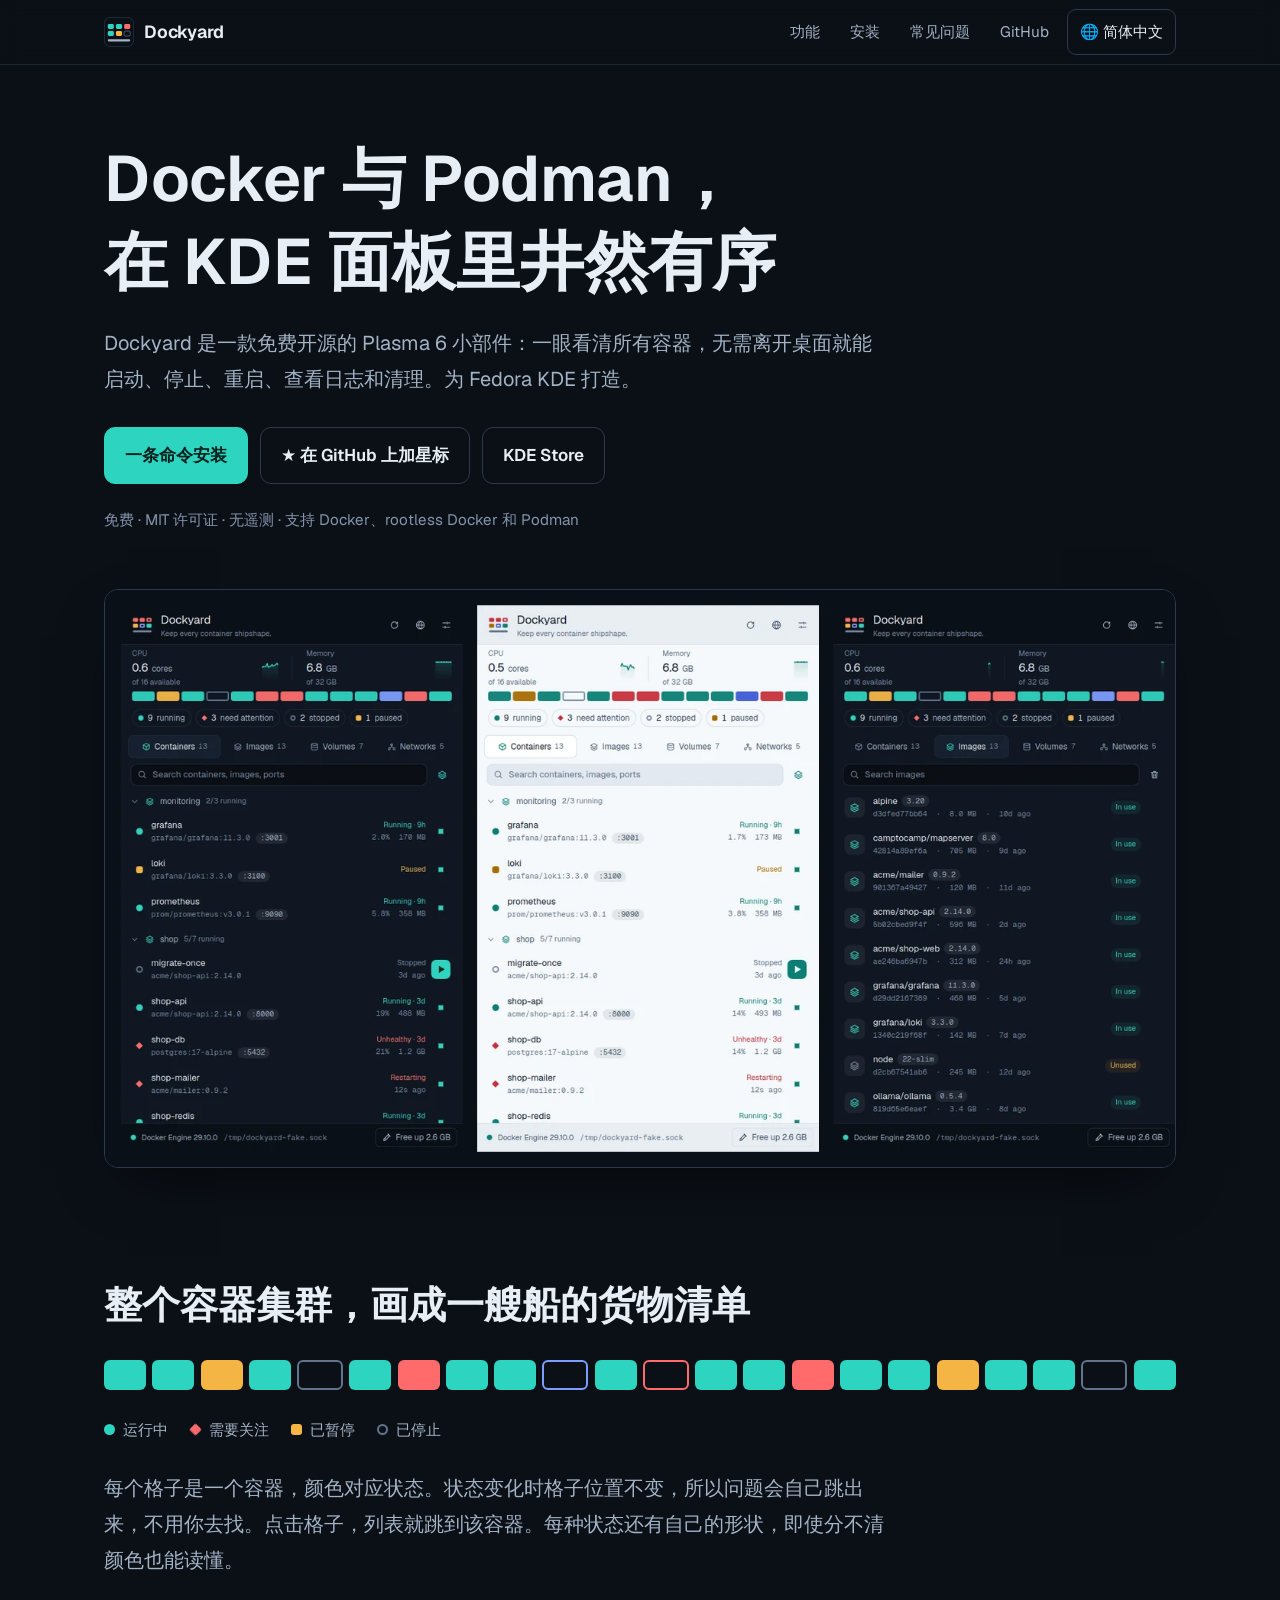
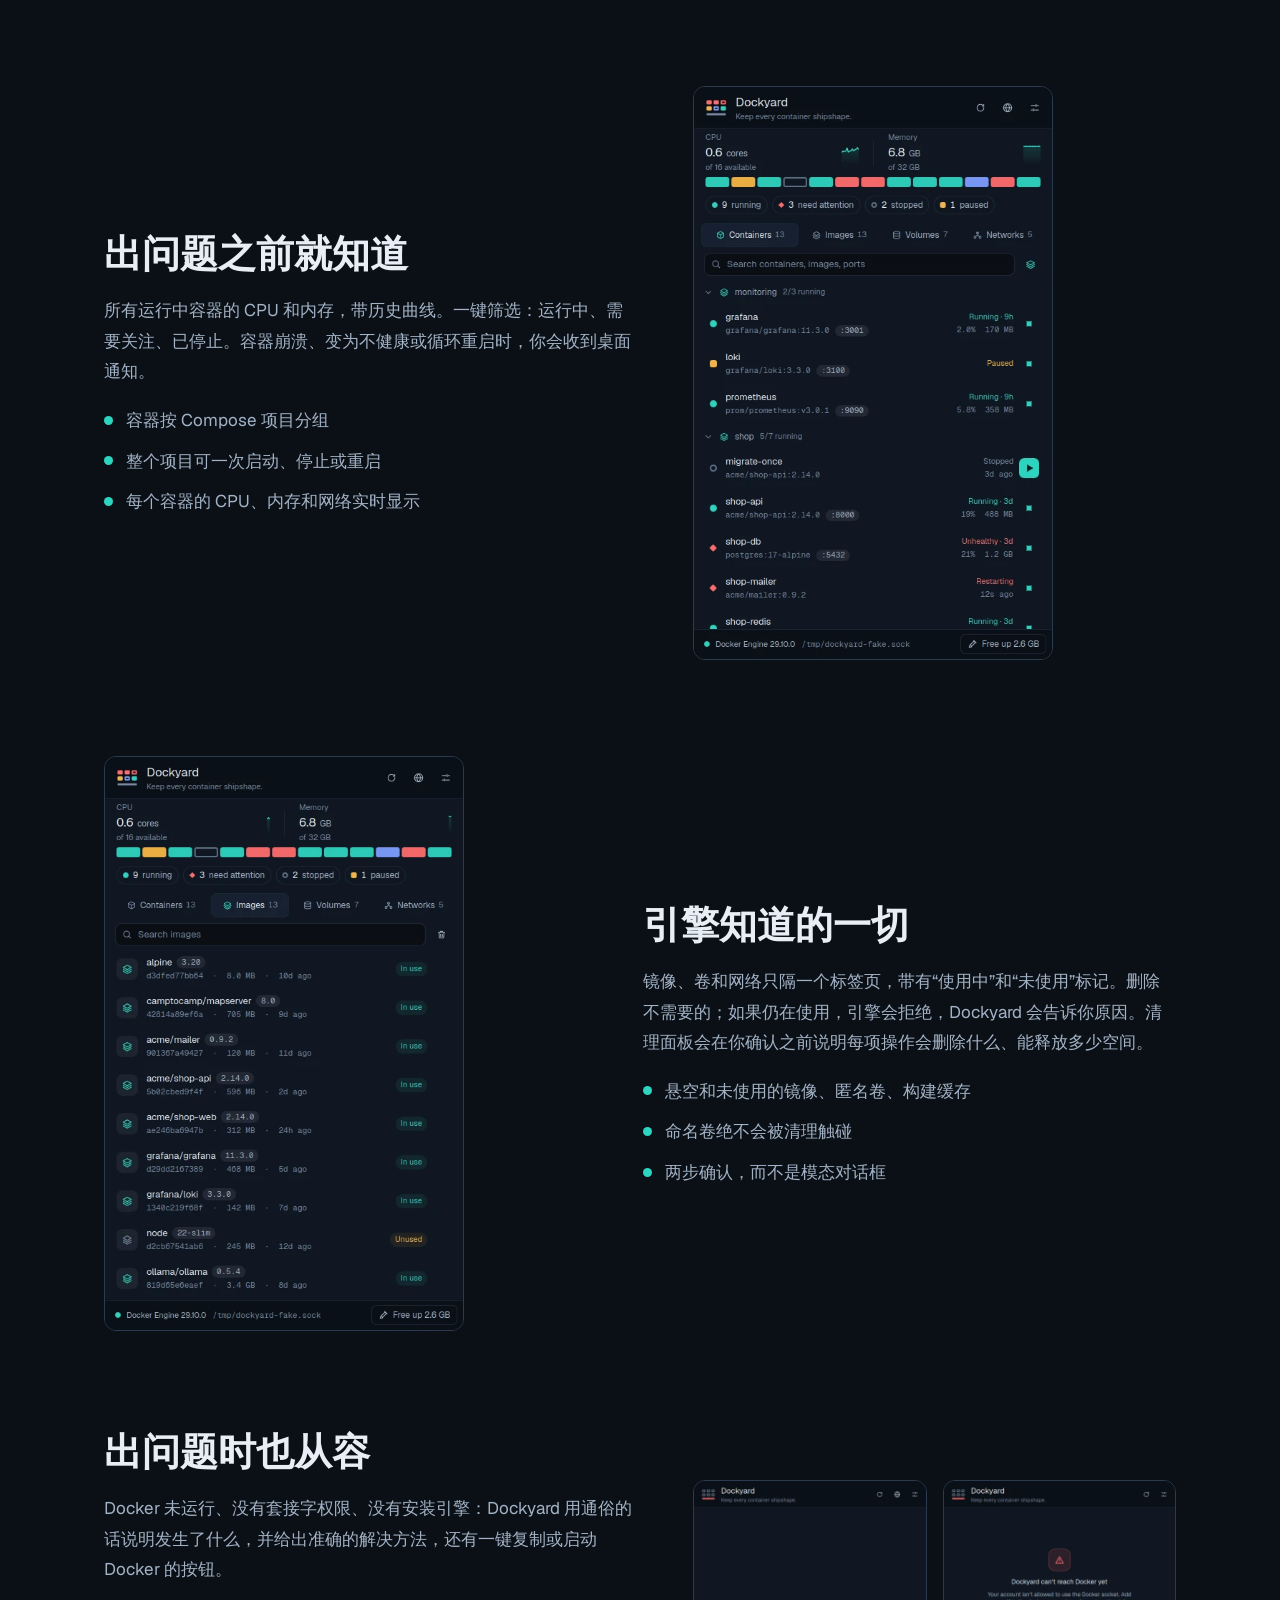
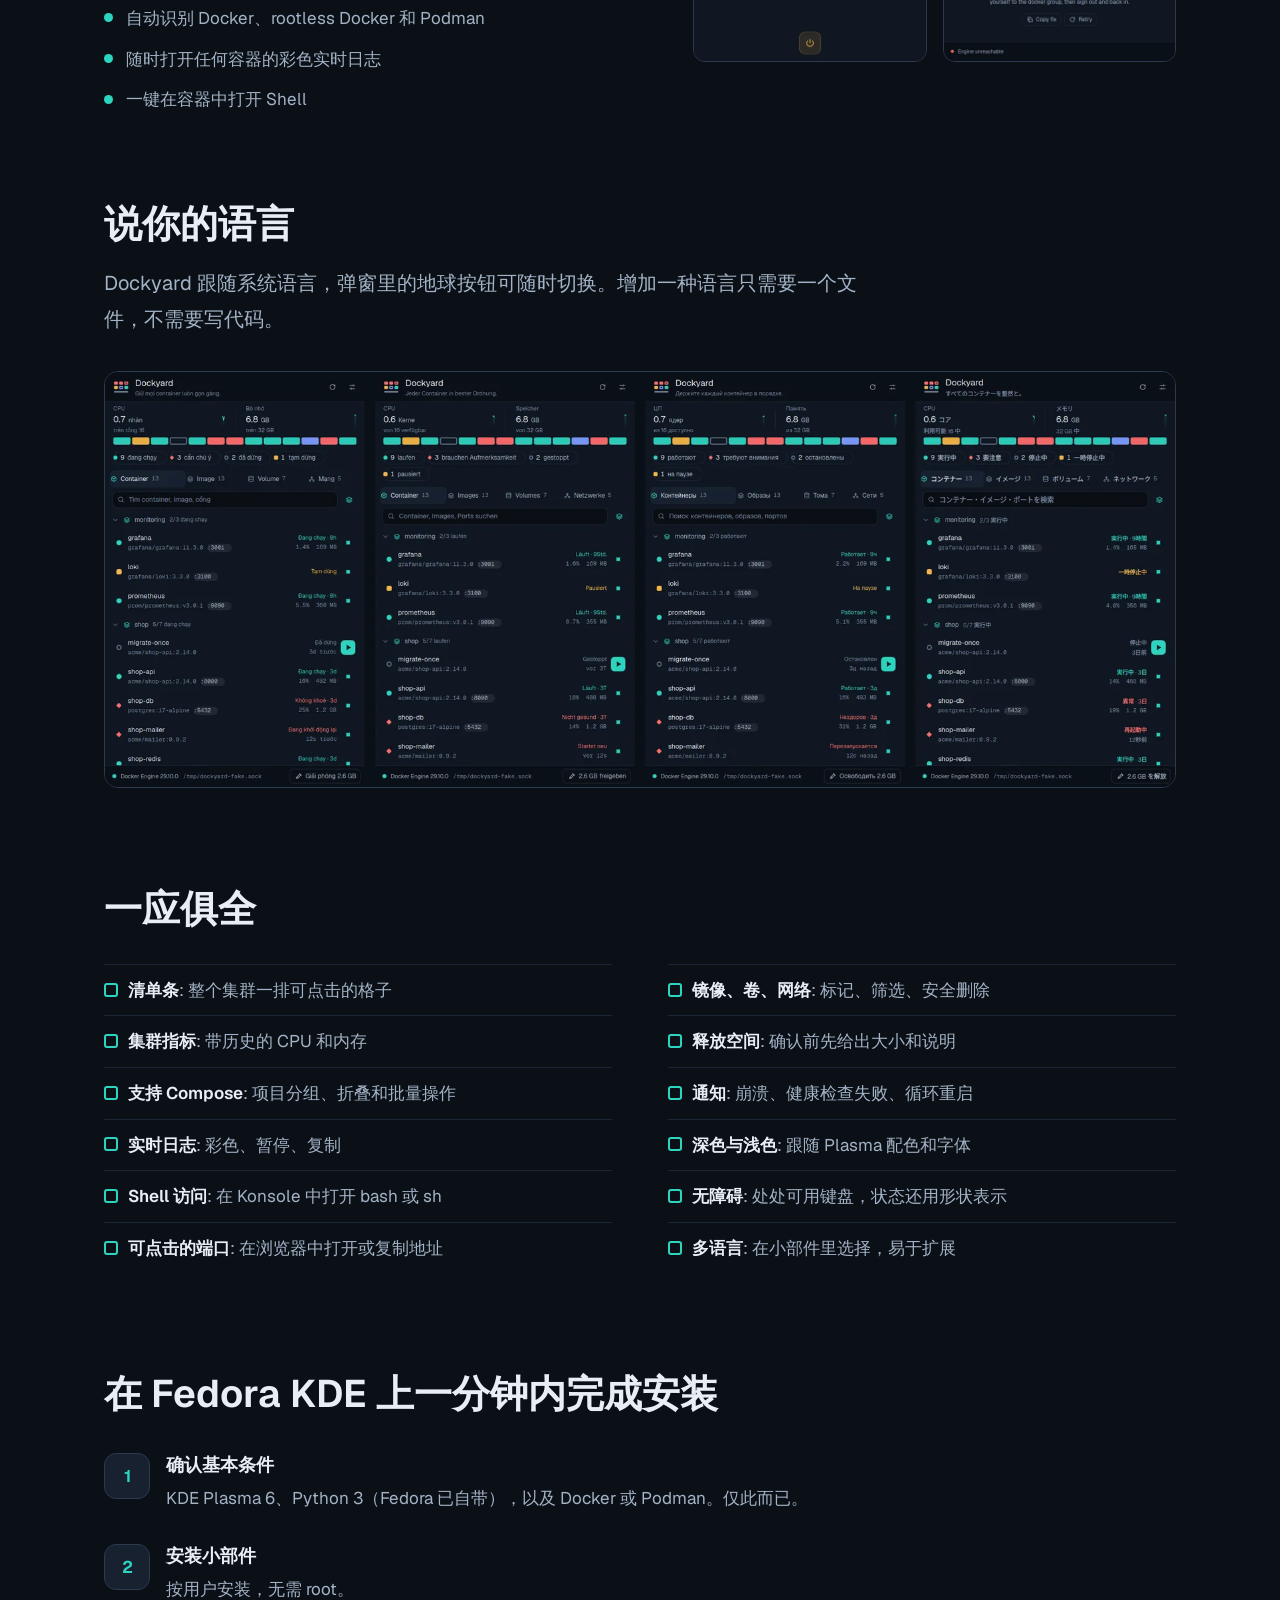
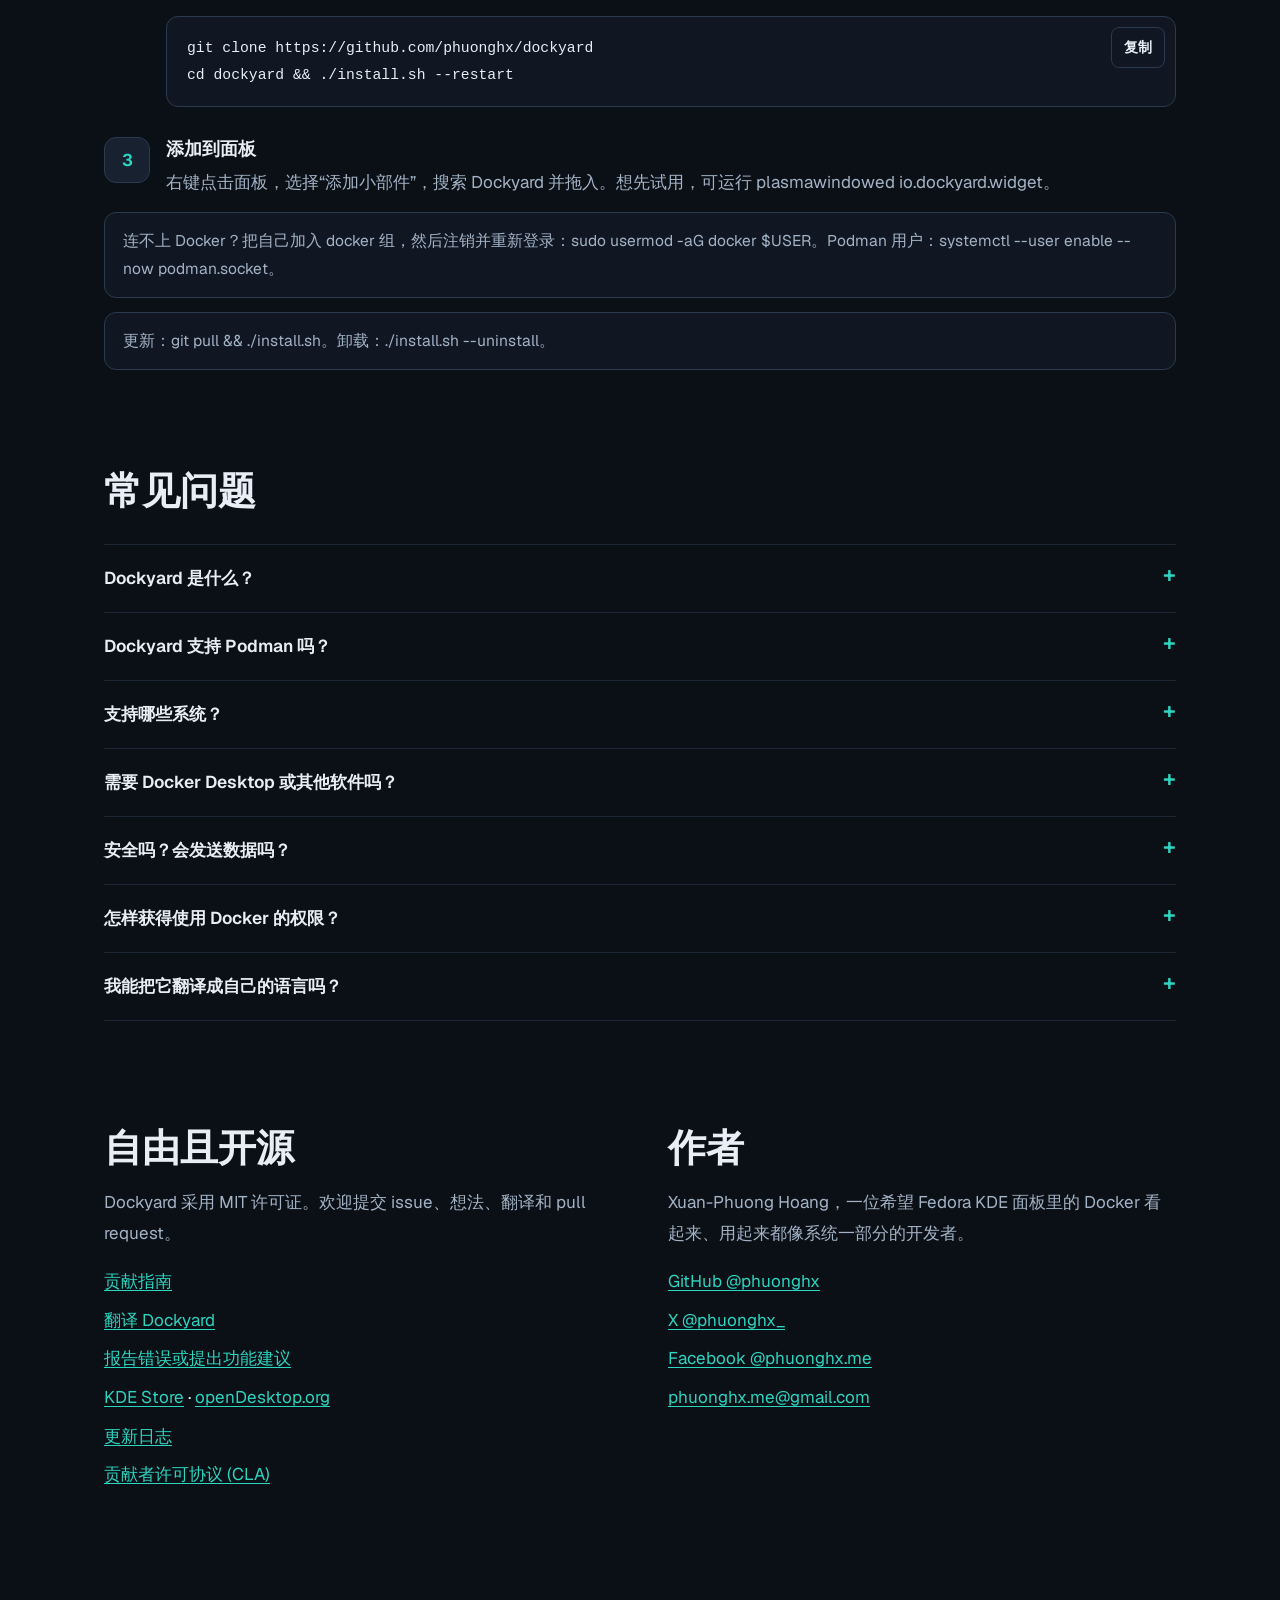
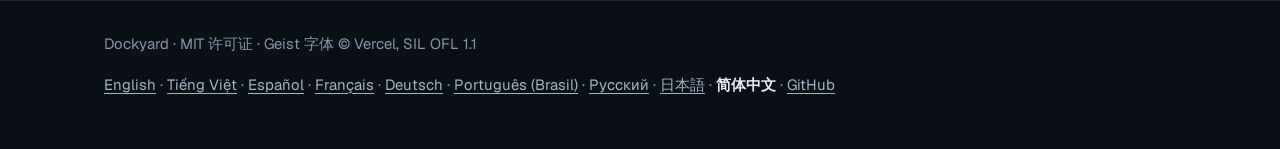
<file: docs/zh-CN/index.html>
<!doctype html>
<html lang="zh-CN">
<head>
<meta charset="utf-8">
<meta name="viewport" content="width=device-width,initial-scale=1">
<title>Dockyard：适用于 KDE Plasma 6 的 Docker 和 Podman 小部件</title>
<meta name="description" content="Dockyard 是一款免费开源的 KDE Plasma 6 小部件，可直接在面板上监控和管理 Docker 与 Podman 的容器、镜像、卷和日志。为 Fedora KDE 打造。">
<link rel="canonical" href="https://phuonghx.github.io/dockyard/zh-CN/">
<link rel="alternate" hreflang="en" href="https://phuonghx.github.io/dockyard/">
<link rel="alternate" hreflang="vi" href="https://phuonghx.github.io/dockyard/vi/">
<link rel="alternate" hreflang="es" href="https://phuonghx.github.io/dockyard/es/">
<link rel="alternate" hreflang="fr" href="https://phuonghx.github.io/dockyard/fr/">
<link rel="alternate" hreflang="de" href="https://phuonghx.github.io/dockyard/de/">
<link rel="alternate" hreflang="pt-BR" href="https://phuonghx.github.io/dockyard/pt-BR/">
<link rel="alternate" hreflang="ru" href="https://phuonghx.github.io/dockyard/ru/">
<link rel="alternate" hreflang="ja" href="https://phuonghx.github.io/dockyard/ja/">
<link rel="alternate" hreflang="zh-CN" href="https://phuonghx.github.io/dockyard/zh-CN/">
<link rel="alternate" hreflang="x-default" href="https://phuonghx.github.io/dockyard/">
<meta name="robots" content="index,follow,max-image-preview:large">
<meta name="theme-color" content="#0b1017">
<meta name="author" content="Xuan-Phuong Hoang">
<meta name="keywords" content="Dockyard, Docker widget, Podman widget, KDE Plasma 6, plasmoid, Fedora KDE, container manager, docker GUI, Linux">
<meta property="og:type" content="website">
<meta property="og:site_name" content="Dockyard">
<meta property="og:title" content="Dockyard：适用于 KDE Plasma 6 的 Docker 和 Podman 小部件">
<meta property="og:description" content="Dockyard 是一款免费开源的 KDE Plasma 6 小部件，可直接在面板上监控和管理 Docker 与 Podman 的容器、镜像、卷和日志。为 Fedora KDE 打造。">
<meta property="og:url" content="https://phuonghx.github.io/dockyard/zh-CN/">
<meta property="og:locale" content="zh_CN">
<meta property="og:locale:alternate" content="en_US">
<meta property="og:locale:alternate" content="vi_VN">
<meta property="og:locale:alternate" content="es_ES">
<meta property="og:locale:alternate" content="fr_FR">
<meta property="og:locale:alternate" content="de_DE">
<meta property="og:locale:alternate" content="pt_BR">
<meta property="og:locale:alternate" content="ru_RU">
<meta property="og:locale:alternate" content="ja_JP">
<meta property="og:image" content="https://phuonghx.github.io/dockyard/assets/og-image.png">
<meta property="og:image:width" content="1200">
<meta property="og:image:height" content="630">
<meta property="og:image:alt" content="深色与浅色主题下的 KDE Plasma Dockyard 小部件，旁边是镜像标签页">
<meta name="twitter:card" content="summary_large_image">
<meta name="twitter:site" content="@phuonghx_">
<meta name="twitter:creator" content="@phuonghx_">
<meta name="twitter:title" content="Dockyard：适用于 KDE Plasma 6 的 Docker 和 Podman 小部件">
<meta name="twitter:description" content="Dockyard 是一款免费开源的 KDE Plasma 6 小部件，可直接在面板上监控和管理 Docker 与 Podman 的容器、镜像、卷和日志。为 Fedora KDE 打造。">
<meta name="twitter:image" content="https://phuonghx.github.io/dockyard/assets/og-image.png">
<link rel="icon" href="../assets/favicon.svg" type="image/svg+xml">
<link rel="icon" href="../assets/favicon.ico" sizes="48x48">
<link rel="apple-touch-icon" href="../assets/apple-touch-icon.png">
<link rel="preload" href="../assets/Geist.ttf" as="font" type="font/ttf" crossorigin>
<link rel="stylesheet" href="../assets/style.css">
<script type="application/ld+json">{"@context":"https://schema.org","@graph":[{"@type":"SoftwareApplication","@id":"https://phuonghx.github.io/dockyard/#app","name":"Dockyard","alternateName":"Dockyard for KDE Plasma","url":"https://phuonghx.github.io/dockyard/zh-CN/","description":"Dockyard 是一款免费开源的 KDE Plasma 6 小部件，可直接在面板上监控和管理 Docker 与 Podman 的容器、镜像、卷和日志。为 Fedora KDE 打造。","applicationCategory":"DeveloperApplication","applicationSubCategory":"Container management","operatingSystem":"Linux (KDE Plasma 6)","softwareRequirements":"KDE Plasma 6, Python 3, Docker or Podman","softwareVersion":"1.0.1","datePublished":"2026-11-26","dateModified":"2026-11-27","license":"https://opensource.org/licenses/MIT","isAccessibleForFree":true,"offers":{"@type":"Offer","price":"0","priceCurrency":"USD"},"downloadUrl":"https://github.com/phuonghx/dockyard","codeRepository":"https://github.com/phuonghx/dockyard","sameAs":["https://store.kde.org/p/2382787/","https://www.opendesktop.org/p/2382787/"],"installUrl":"https://phuonghx.github.io/dockyard/#install","image":"https://phuonghx.github.io/dockyard/assets/og-image.png","screenshot":["https://phuonghx.github.io/dockyard/images/overview-dark.png","https://phuonghx.github.io/dockyard/images/overview-light.png","https://phuonghx.github.io/dockyard/images/tab-images.png"],"inLanguage":["en","vi","es","fr","de","pt-BR","ru","ja","zh-CN"],"featureList":["Manifest strip of every container","CPU and memory with history","Compose project grouping","Live colour-coded logs","Shell access","Image, volume and network management","Safe disk clean-up","Desktop notifications","Dark and light themes","9 languages"],"author":{"@id":"https://phuonghx.github.io/dockyard/#author"}},{"@type":"Person","@id":"https://phuonghx.github.io/dockyard/#author","name":"Xuan-Phuong Hoang","url":"https://github.com/phuonghx","sameAs":["https://github.com/phuonghx","https://x.com/phuonghx_","https://facebook.com/phuonghx.me"]},{"@type":"FAQPage","mainEntity":[{"@type":"Question","name":"Dockyard 是什么？","acceptedAnswer":{"@type":"Answer","text":"Dockyard 是一款免费开源的 KDE Plasma 6 小部件。它常驻在面板上，让你无需打开终端或笨重的应用，就能监控和管理 Docker 或 Podman 的容器、镜像、卷和网络，查看日志并释放磁盘空间。"}},{"@type":"Question","name":"Dockyard 支持 Podman 吗？","acceptedAnswer":{"@type":"Answer","text":"支持。它会自动发现 Docker、rootless Docker 和 Podman 的 Docker 兼容套接字，也可以在小部件设置里指定套接字路径。"}},{"@type":"Question","name":"支持哪些系统？","acceptedAnswer":{"@type":"Answer","text":"任何运行 KDE Plasma 6 的 Linux 桌面，已在 Fedora KDE 上测试。它是 Plasma 小部件，因此不能在 GNOME 等其他桌面上运行。"}},{"@type":"Question","name":"需要 Docker Desktop 或其他软件吗？","acceptedAnswer":{"@type":"Answer","text":"不需要。只要有 Python 3 和正在运行的 Docker 或 Podman 引擎即可。Dockyard 直接与引擎的本地套接字通信。"}},{"@type":"Question","name":"安全吗？会发送数据吗？","acceptedAnswer":{"@type":"Answer","text":"Dockyard 没有遥测，除了本地引擎套接字外不会向任何地方发送数据。采用 MIT 许可证，源代码在 GitHub 上。和所有 Docker 工具一样，访问 Docker 套接字相当于拥有 root 权限。"}},{"@type":"Question","name":"怎样获得使用 Docker 的权限？","acceptedAnswer":{"@type":"Answer","text":"运行 sudo usermod -aG docker $USER 把你的用户加入 docker 组，然后注销并重新登录。Dockyard 检测到问题时会直接显示这条命令。"}},{"@type":"Question","name":"我能把它翻译成自己的语言吗？","acceptedAnswer":{"@type":"Answer","text":"可以。用 tools/i18n.sh new <语言> 生成模板，用任意编辑器翻译文件，然后提交 pull request。无需编程。请参阅 CONTRIBUTING.md 中的 Translating 指南。"}}]},{"@type":"WebSite","@id":"https://phuonghx.github.io/dockyard/#site","name":"Dockyard","url":"https://phuonghx.github.io/dockyard/","inLanguage":"zh-CN"}]}</script>
</head>
<body>
<a class="skip" href="#main">跳到正文</a>
<header class="top"><div class="wrap bar">
  <a class="brand" href="./"><img src="../assets/favicon.svg" width="30" height="30" alt="">Dockyard</a>
  <nav class="main" aria-label="Main">
    <a class="hide-sm" href="#features">功能</a>
    <a class="hide-sm" href="#install">安装</a>
    <a class="hide-sm" href="#faq">常见问题</a>
    <a href="https://github.com/phuonghx/dockyard">GitHub</a>
    <details class="langsel"><summary aria-label="Language"><span aria-hidden="true">🌐</span> 简体中文</summary><ul><li><a href="../" hreflang="en" lang="en">English</a></li><li><a href="../vi/" hreflang="vi" lang="vi">Tiếng Việt</a></li><li><a href="../es/" hreflang="es" lang="es">Español</a></li><li><a href="../fr/" hreflang="fr" lang="fr">Français</a></li><li><a href="../de/" hreflang="de" lang="de">Deutsch</a></li><li><a href="../pt-BR/" hreflang="pt-BR" lang="pt-BR">Português (Brasil)</a></li><li><a href="../ru/" hreflang="ru" lang="ru">Русский</a></li><li><a href="../ja/" hreflang="ja" lang="ja">日本語</a></li><li><a href="../zh-CN/" hreflang="zh-CN" lang="zh-CN" aria-current="true">简体中文</a></li></ul></details>
  </nav>
</div></header>
<main id="main">
  <section class="hero"><div class="wrap">
    <h1>Docker 与 Podman，在 KDE 面板里井然有序</h1>
    <p class="lead">Dockyard 是一款免费开源的 Plasma 6 小部件：一眼看清所有容器，无需离开桌面就能启动、停止、重启、查看日志和清理。为 Fedora KDE 打造。</p>
    <div class="cta"><a class="btn pri" href="#install">一条命令安装</a><a class="btn" href="https://github.com/phuonghx/dockyard">★ 在 GitHub 上加星标</a><a class="btn" href="https://store.kde.org/p/2382787/">KDE Store</a></div>
    <p class="trust">免费 · MIT 许可证 · 无遥测 · 支持 Docker、rootless Docker 和 Podman</p>
    <div class="shot"><picture><source srcset="../images/hero.webp" type="image/webp"><img src="../images/hero.png" width="1400" height="755" alt="深色与浅色主题下的 KDE Plasma Dockyard 小部件，旁边是镜像标签页" fetchpriority="high"></picture></div>
  </div></section>

  <section class="manifest-sec" aria-labelledby="manifest"><div class="wrap">
    <h2 id="manifest">整个容器集群，画成一艘船的货物清单</h2>
    <div class="cells" aria-hidden="true"><i class="run" style="--i:0"></i><i class="run" style="--i:1"></i><i class="warn" style="--i:2"></i><i class="run" style="--i:3"></i><i class="idle" style="--i:4"></i><i class="run" style="--i:5"></i><i class="bad" style="--i:6"></i><i class="run" style="--i:7"></i><i class="run" style="--i:8"></i><i class="info" style="--i:9"></i><i class="run" style="--i:10"></i><i class="fail" style="--i:11"></i><i class="run" style="--i:12"></i><i class="run" style="--i:13"></i><i class="bad" style="--i:14"></i><i class="run" style="--i:15"></i><i class="run" style="--i:16"></i><i class="warn" style="--i:17"></i><i class="run" style="--i:18"></i><i class="run" style="--i:19"></i><i class="idle" style="--i:20"></i><i class="run" style="--i:21"></i></div>
    <ul class="legend"><li><span class="dot run"></span>运行中</li><li><span class="dot bad"></span>需要关注</li><li><span class="dot warn"></span>已暂停</li><li><span class="dot idle"></span>已停止</li></ul>
    <p class="lead" style="margin-top:26px">每个格子是一个容器，颜色对应状态。状态变化时格子位置不变，所以问题会自己跳出来，不用你去找。点击格子，列表就跳到该容器。每种状态还有自己的形状，即使分不清颜色也能读懂。</p>
  </div></section>

  <section class="feat" id="features" aria-label="功能"><div class="wrap" style="display:grid;gap:96px">
      <div class="row"><div class="txt"><h2>出问题之前就知道</h2><p>所有运行中容器的 CPU 和内存，带历史曲线。一键筛选：运行中、需要关注、已停止。容器崩溃、变为不健康或循环重启时，你会收到桌面通知。</p><ul><li>容器按 Compose 项目分组</li><li>整个项目可一次启动、停止或重启</li><li>每个容器的 CPU、内存和网络实时显示</li></ul></div><div class="pic"><picture><source srcset="../images/overview-dark.webp" type="image/webp"><img src="../images/overview-dark.png" width="500" height="800" alt="Dockyard 总览：CPU 和内存历史、清单条，以及按 Compose 项目分组的容器" loading="lazy"></picture></div></div>
      <div class="row flip"><div class="txt"><h2>引擎知道的一切</h2><p>镜像、卷和网络只隔一个标签页，带有“使用中”和“未使用”标记。删除不需要的；如果仍在使用，引擎会拒绝，Dockyard 会告诉你原因。清理面板会在你确认之前说明每项操作会删除什么、能释放多少空间。</p><ul><li>悬空和未使用的镜像、匿名卷、构建缓存</li><li>命名卷绝不会被清理触碰</li><li>两步确认，而不是模态对话框</li></ul></div><div class="pic"><picture><source srcset="../images/tab-images.webp" type="image/webp"><img src="../images/tab-images.png" width="500" height="800" alt="Dockyard 镜像标签页，带有“使用中”和“未使用”标记" loading="lazy"></picture></div></div>
      <div class="row"><div class="txt"><h2>出问题时也从容</h2><p>Docker 未运行、没有套接字权限、没有安装引擎：Dockyard 用通俗的话说明发生了什么，并给出准确的解决方法，还有一键复制或启动 Docker 的按钮。</p><ul><li>自动识别 Docker、rootless Docker 和 Podman</li><li>随时打开任何容器的彩色实时日志</li><li>一键在容器中打开 Shell</li></ul></div><div class="pic two"><picture><source srcset="../images/error-not-running-crop.webp" type="image/webp"><img src="../images/error-not-running-crop.png" width="500" height="390" alt="Dockyard 提示：Docker 未运行，带有“启动 Docker”按钮" loading="lazy"></picture><picture><source srcset="../images/error-permission-crop.webp" type="image/webp"><img src="../images/error-permission-crop.png" width="500" height="390" alt="Dockyard 提示：没有 Docker 套接字权限，带有“复制修复方法”按钮" loading="lazy"></picture></div></div>
  </div></section>

  <section class="feat" aria-labelledby="langs"><div class="wrap">
    <h2 id="langs">说你的语言</h2>
    <p class="lead" style="margin-top:16px">Dockyard 跟随系统语言，弹窗里的地球按钮可随时切换。增加一种语言只需要一个文件，不需要写代码。</p>
    <div class="wide"><picture><source srcset="../images/languages.webp" type="image/webp"><img src="../images/languages.png" width="1600" height="621" alt="Dockyard 的越南语、德语、俄语和日语界面" loading="lazy"></picture></div>
  </div></section>

  <section class="allf" aria-labelledby="all"><div class="wrap">
    <h2 id="all">一应俱全</h2>
    <ul><li><strong>清单条</strong>: 整个集群一排可点击的格子</li><li><strong>集群指标</strong>: 带历史的 CPU 和内存</li><li><strong>支持 Compose</strong>: 项目分组、折叠和批量操作</li><li><strong>实时日志</strong>: 彩色、暂停、复制</li><li><strong>Shell 访问</strong>: 在 Konsole 中打开 bash 或 sh</li><li><strong>可点击的端口</strong>: 在浏览器中打开或复制地址</li><li><strong>镜像、卷、网络</strong>: 标记、筛选、安全删除</li><li><strong>释放空间</strong>: 确认前先给出大小和说明</li><li><strong>通知</strong>: 崩溃、健康检查失败、循环重启</li><li><strong>深色与浅色</strong>: 跟随 Plasma 配色和字体</li><li><strong>无障碍</strong>: 处处可用键盘，状态还用形状表示</li><li><strong>多语言</strong>: 在小部件里选择，易于扩展</li></ul>
  </div></section>

  <section class="install" id="install" aria-labelledby="inst"><div class="wrap">
    <h2 id="inst">在 Fedora KDE 上一分钟内完成安装</h2>
    <ol class="steps">
        <li><div><h3>确认基本条件</h3><p class="mut">KDE Plasma 6、Python 3（Fedora 已自带），以及 Docker 或 Podman。仅此而已。</p></div></li>
        <li><div><h3>安装小部件</h3><p class="mut">按用户安装，无需 root。</p><div class="code"><pre><code>git clone https://github.com/phuonghx/dockyard
cd dockyard &amp;&amp; ./install.sh --restart</code></pre><button class="btn copy" type="button" data-copy="git clone https://github.com/phuonghx/dockyard
cd dockyard &amp;&amp; ./install.sh --restart" data-done="已复制">复制</button></div></div></li>
        <li><div><h3>添加到面板</h3><p class="mut">右键点击面板，选择“添加小部件”，搜索 Dockyard 并拖入。想先试用，可运行 plasmawindowed io.dockyard.widget。</p></div></li>
    </ol>
    <p class="note">连不上 Docker？把自己加入 docker 组，然后注销并重新登录：sudo usermod -aG docker $USER。Podman 用户：systemctl --user enable --now podman.socket。</p>
    <p class="note">更新：git pull &amp;&amp; ./install.sh。卸载：./install.sh --uninstall。</p>
  </div></section>

  <section class="faq" id="faq" aria-labelledby="faqh"><div class="wrap">
    <h2 id="faqh" style="margin-bottom:28px">常见问题</h2>
    <details><summary>Dockyard 是什么？</summary><p>Dockyard 是一款免费开源的 KDE Plasma 6 小部件。它常驻在面板上，让你无需打开终端或笨重的应用，就能监控和管理 Docker 或 Podman 的容器、镜像、卷和网络，查看日志并释放磁盘空间。</p></details>
    <details><summary>Dockyard 支持 Podman 吗？</summary><p>支持。它会自动发现 Docker、rootless Docker 和 Podman 的 Docker 兼容套接字，也可以在小部件设置里指定套接字路径。</p></details>
    <details><summary>支持哪些系统？</summary><p>任何运行 KDE Plasma 6 的 Linux 桌面，已在 Fedora KDE 上测试。它是 Plasma 小部件，因此不能在 GNOME 等其他桌面上运行。</p></details>
    <details><summary>需要 Docker Desktop 或其他软件吗？</summary><p>不需要。只要有 Python 3 和正在运行的 Docker 或 Podman 引擎即可。Dockyard 直接与引擎的本地套接字通信。</p></details>
    <details><summary>安全吗？会发送数据吗？</summary><p>Dockyard 没有遥测，除了本地引擎套接字外不会向任何地方发送数据。采用 MIT 许可证，源代码在 GitHub 上。和所有 Docker 工具一样，访问 Docker 套接字相当于拥有 root 权限。</p></details>
    <details><summary>怎样获得使用 Docker 的权限？</summary><p>运行 sudo usermod -aG docker $USER 把你的用户加入 docker 组，然后注销并重新登录。Dockyard 检测到问题时会直接显示这条命令。</p></details>
    <details><summary>我能把它翻译成自己的语言吗？</summary><p>可以。用 tools/i18n.sh new &lt;语言&gt; 生成模板，用任意编辑器翻译文件，然后提交 pull request。无需编程。请参阅 CONTRIBUTING.md 中的 Translating 指南。</p></details>
  </div></section>

  <section class="oss" aria-labelledby="oss"><div class="wrap"><div class="grid">
    <div><h2 id="oss">自由且开源</h2><p class="mut" style="margin-top:14px">Dockyard 采用 MIT 许可证。欢迎提交 issue、想法、翻译和 pull request。</p>
      <ul><li><a href="https://github.com/phuonghx/dockyard/blob/main/CONTRIBUTING.md">贡献指南</a></li><li><a href="https://github.com/phuonghx/dockyard/blob/main/CONTRIBUTING.md#translating">翻译 Dockyard</a></li><li><a href="https://github.com/phuonghx/dockyard/issues">报告错误或提出功能建议</a></li><li><a href="https://store.kde.org/p/2382787/">KDE Store</a> · <a href="https://www.opendesktop.org/p/2382787/">openDesktop.org</a></li><li><a href="https://github.com/phuonghx/dockyard/blob/main/CHANGELOG.md">更新日志</a></li><li><a href="https://github.com/phuonghx/dockyard/blob/main/CLA.md">贡献者许可协议 (CLA)</a></li></ul></div>
    <div><h2>作者</h2><p class="mut" style="margin-top:14px">Xuan-Phuong Hoang，一位希望 Fedora KDE 面板里的 Docker 看起来、用起来都像系统一部分的开发者。</p>
      <ul><li><a href="https://github.com/phuonghx">GitHub @phuonghx</a></li><li><a href="https://x.com/phuonghx_">X @phuonghx_</a></li><li><a href="https://facebook.com/phuonghx.me">Facebook @phuonghx.me</a></li><li><a href="mailto:phuonghx.me@gmail.com">phuonghx.me@gmail.com</a></li></ul></div>
  </div></div></section>
</main>
<footer><div class="wrap"><span>Dockyard · MIT 许可证 · Geist 字体 © Vercel, SIL OFL 1.1</span><span class="flang"><a href="../" hreflang="en" lang="en">English</a> · <a href="../vi/" hreflang="vi" lang="vi">Tiếng Việt</a> · <a href="../es/" hreflang="es" lang="es">Español</a> · <a href="../fr/" hreflang="fr" lang="fr">Français</a> · <a href="../de/" hreflang="de" lang="de">Deutsch</a> · <a href="../pt-BR/" hreflang="pt-BR" lang="pt-BR">Português (Brasil)</a> · <a href="../ru/" hreflang="ru" lang="ru">Русский</a> · <a href="../ja/" hreflang="ja" lang="ja">日本語</a> · <span aria-current="true">简体中文</span> · <a href="https://github.com/phuonghx/dockyard">GitHub</a></span></div></footer>
<script>document.querySelectorAll('[data-copy]').forEach(function(b){b.addEventListener('click',function(){var t=b.getAttribute('data-copy'),d=b.getAttribute('data-done'),o=b.textContent;(navigator.clipboard?navigator.clipboard.writeText(t):Promise.reject()).then(function(){b.textContent=d;setTimeout(function(){b.textContent=o},1600)},function(){})})})</script>
</body>
</html>
</file>
<file: docs/assets/style.css>
/* Dockyard site: same tokens as the widget (ink-blue neutrals, lagoon teal, Geist). */
@font-face{font-family:"Geist";src:url("Geist.ttf") format("truetype");font-weight:100 900;font-display:swap}
:root{
  --shell:#0b1017;--surface:#101722;--raised:#17212f;--line:#1c2736;--line2:#2b3a4e;
  --tx:#e8eef6;--tx2:#a3b3c6;--tx3:#8394ab;
  --acc:#2dd4bf;--ink:#04201c;--warn:#f5b544;--bad:#ff6b6b;--info:#7c9cff;--idle:#61748c;
  --r:14px;--w:1120px;
  color-scheme:dark;
}
*{box-sizing:border-box}
html{scroll-behavior:smooth;-webkit-text-size-adjust:100%}
body{margin:0;background:var(--shell);color:var(--tx);font:400 17px/1.65 "Geist",system-ui,-apple-system,"Segoe UI",Roboto,sans-serif;-webkit-font-smoothing:antialiased}
img{max-width:100%;height:auto;display:block}
a{color:var(--acc);text-underline-offset:.18em;text-decoration-thickness:1px}
a:hover{text-decoration-thickness:2px}
::selection{background:rgba(45,212,191,.35);color:var(--tx)}
:focus-visible{outline:2px solid var(--acc);outline-offset:3px;border-radius:6px}
.skip{position:absolute;left:-999px;top:8px;background:var(--acc);color:var(--ink);padding:8px 14px;border-radius:8px;z-index:10;font-weight:600}
.skip:focus{left:8px}
.wrap{max-width:var(--w);margin:0 auto;padding:0 24px}
h1,h2,h3{line-height:1.12;letter-spacing:-.02em;margin:0;text-wrap:balance}
h1{font-size:clamp(2.3rem,5.4vw,4rem);font-weight:650}
h2{font-size:clamp(1.65rem,3.2vw,2.4rem);font-weight:640}
h3{font-size:1.15rem;font-weight:620;letter-spacing:-.01em}
p{margin:0}
.lead{font-size:clamp(1.05rem,1.6vw,1.25rem);color:var(--tx2);max-width:60ch}
.mut{color:var(--tx2)}
code,pre,kbd{font-family:"Geist Mono",ui-monospace,SFMono-Regular,Menlo,Consolas,monospace}
code{background:var(--raised);border:1px solid var(--line);padding:.08em .4em;border-radius:6px;font-size:.88em}

/* header */
header.top{position:sticky;top:0;z-index:5;background:rgba(11,16,23,.82);backdrop-filter:blur(10px);border-bottom:1px solid var(--line)}
.bar{display:flex;align-items:center;gap:20px;height:64px}
.brand{display:flex;align-items:center;gap:10px;color:var(--tx);text-decoration:none;font-weight:650;font-size:1.1rem;letter-spacing:-.01em}
.brand img{width:30px;height:30px}
nav.main{margin-left:auto;display:flex;align-items:center;gap:6px}
nav.main a{color:var(--tx2);text-decoration:none;padding:8px 12px;border-radius:9px;font-size:.95rem}
nav.main a:hover{color:var(--tx);background:rgba(232,238,246,.07)}
nav.main a.lang{border:1px solid var(--line2);color:var(--tx)}
@media(max-width:760px){nav.main a.hide-sm{display:none}}

/* buttons */
.btn{display:inline-flex;align-items:center;gap:8px;padding:12px 20px;border-radius:11px;font-weight:620;text-decoration:none;border:1px solid var(--line2);color:var(--tx);background:transparent;cursor:pointer;font:inherit;font-weight:620;transition:background .15s,transform .1s}
.btn:hover{background:rgba(232,238,246,.07)}
.btn:active{transform:scale(.97)}
.btn.pri{background:var(--acc);border-color:var(--acc);color:var(--ink)}
.btn.pri:hover{background:#5eead4}

/* hero */
.hero{padding:72px 0 28px}
.hero .lead{margin-top:22px}
.cta{display:flex;flex-wrap:wrap;gap:12px;margin-top:30px}
.trust{margin-top:22px;color:var(--tx3);font-size:.95rem}
.shot{margin-top:56px}
.shot img{width:100%;border-radius:var(--r);border:1px solid var(--line2);box-shadow:0 24px 60px -24px rgba(0,0,0,.7)}

/* manifest */
.manifest-sec{padding:84px 0 24px}
.cells{display:flex;gap:6px;margin:30px 0 26px;height:30px}
.cells i{flex:1;border-radius:6px;transform-origin:bottom;animation:rise .55s cubic-bezier(.2,1.4,.4,1) both;animation-delay:calc(var(--i)*28ms)}
.cells .run{background:var(--acc)}.cells .warn{background:var(--warn)}.cells .bad{background:var(--bad)}
.cells .info{border:2px solid var(--info)}.cells .idle{border:2px solid var(--idle)}.cells .fail{border:2px solid var(--bad)}
@keyframes rise{from{transform:scaleY(.15);opacity:0}to{transform:none;opacity:1}}
.legend{display:flex;flex-wrap:wrap;gap:10px 22px;list-style:none;padding:0;margin:0;color:var(--tx2);font-size:.95rem}
.legend li{display:flex;align-items:center;gap:8px}
.dot{width:11px;height:11px;display:inline-block}
.dot.run{background:var(--acc);border-radius:50%}.dot.warn{background:var(--warn);border-radius:3px}
.dot.bad{background:var(--bad);transform:rotate(45deg) scale(.8);border-radius:2px}
.dot.idle{border:2px solid var(--idle);border-radius:50%}

/* feature rows */
.feat{padding:84px 0 0}
.row{display:grid;grid-template-columns:1.05fr .95fr;gap:56px;align-items:center}
.row.flip{grid-template-columns:.95fr 1.05fr}
.row.flip .txt{order:2}
.row .txt p{margin-top:16px;color:var(--tx2);max-width:52ch}
.row .txt ul{margin:18px 0 0;padding:0;list-style:none;display:grid;gap:10px;color:var(--tx2)}
.row .txt li{padding-left:22px;position:relative}
.row .txt li::before{content:"";position:absolute;left:0;top:.62em;width:9px;height:9px;border-radius:50%;background:var(--acc)}
.pic{display:flex;gap:16px;justify-content:center}
.pic img{border-radius:12px;border:1px solid var(--line2);width:min(100%,360px)}
.pic.two{align-items:flex-start}
.pic.two picture{flex:1 1 0;min-width:0}
.pic.two img{width:100%}
.wide{margin-top:34px}.wide img{width:100%;border-radius:var(--r);border:1px solid var(--line2)}
@media(max-width:860px){.row,.row.flip{grid-template-columns:1fr;gap:28px}.row.flip .txt{order:0}}

/* all features */
.allf{padding:96px 0 0}
.allf ul{list-style:none;padding:0;margin:30px 0 0;columns:2;column-gap:56px}
.allf li{break-inside:avoid;padding:10px 0 10px 24px;position:relative;border-top:1px solid var(--line);color:var(--tx2)}
.allf li strong{color:var(--tx);font-weight:620}
.allf li::before{content:"";position:absolute;left:0;top:1.05em;width:10px;height:10px;border:2px solid var(--acc);border-radius:3px}
@media(max-width:760px){.allf ul{columns:1}}

/* install */
.install{padding:96px 0 0}
.steps{counter-reset:s;list-style:none;padding:0;margin:34px 0 0;display:grid;gap:30px}
.steps>li{counter-increment:s;display:grid;grid-template-columns:44px 1fr;gap:18px}
.steps>li::before{content:counter(s);width:44px;height:44px;border-radius:12px;background:var(--raised);border:1px solid var(--line2);display:grid;place-items:center;font-weight:650;color:var(--acc)}
.steps h3{margin-bottom:6px}
.code{position:relative;background:var(--surface);border:1px solid var(--line2);border-radius:12px;margin-top:12px}
.code pre{margin:0;padding:18px 110px 18px 20px;overflow:auto;font-size:.92rem;line-height:1.7;color:var(--tx)}
.code code{background:none;border:0;padding:0;font-size:inherit}
.code .copy{position:absolute;right:10px;top:10px;padding:7px 12px;font-size:.85rem;border-radius:8px}
.note{margin-top:14px;padding:14px 18px;border:1px solid var(--line2);border-radius:12px;background:var(--surface);color:var(--tx2);font-size:.97rem}

/* faq */
.faq{padding:96px 0 0}
.faq details{border-top:1px solid var(--line);padding:18px 0}
.faq details:last-child{border-bottom:1px solid var(--line)}
.faq summary{cursor:pointer;font-weight:620;font-size:1.08rem;list-style:none;display:flex;justify-content:space-between;gap:16px}
.faq summary::-webkit-details-marker{display:none}
.faq summary::after{content:"+";color:var(--acc);font-size:1.4rem;line-height:1}
.faq details[open] summary::after{content:"−"}
.faq details p{margin-top:12px;color:var(--tx2);max-width:70ch}

/* open source + author */
.oss{padding:96px 0 0}
.oss .grid{display:grid;grid-template-columns:1fr 1fr;gap:56px;margin-top:6px}
.oss ul{list-style:none;padding:0;margin:18px 0 0;display:grid;gap:8px}
@media(max-width:760px){.oss .grid{grid-template-columns:1fr;gap:34px}}
footer{margin-top:110px;border-top:1px solid var(--line);padding:30px 0 50px;color:var(--tx3);font-size:.93rem}
footer .wrap{display:flex;flex-wrap:wrap;gap:12px 28px;align-items:center;justify-content:space-between}
footer a{color:var(--tx2)}
@media(prefers-reduced-motion:reduce){*{animation:none!important;transition:none!important;scroll-behavior:auto!important}}

/* language selector */
.langsel{position:relative}
.langsel summary{list-style:none;cursor:pointer;padding:8px 12px;border:1px solid var(--line2);border-radius:9px;color:var(--tx);font-size:.95rem;white-space:nowrap}
.langsel summary::-webkit-details-marker{display:none}
.langsel summary:hover{background:rgba(232,238,246,.07)}
.langsel ul{position:absolute;right:0;top:calc(100% + 8px);margin:0;padding:6px;list-style:none;min-width:210px;background:var(--raised);border:1px solid var(--line2);border-radius:12px;box-shadow:0 18px 40px -12px rgba(0,0,0,.7);z-index:20}
.langsel a{display:block;padding:9px 12px;border-radius:8px;color:var(--tx2);text-decoration:none;font-size:.95rem}
.langsel a:hover{background:rgba(232,238,246,.07);color:var(--tx)}
.langsel a[aria-current]{color:var(--tx);background:rgba(45,212,191,.14);font-weight:600}
footer .flang{line-height:2}
footer .flang span[aria-current]{color:var(--tx);font-weight:600}
:lang(ja),:lang(zh-CN){line-height:1.8}
:lang(ja) h1,:lang(ja) h2,:lang(ja) h3,:lang(zh-CN) h1,:lang(zh-CN) h2,:lang(zh-CN) h3{line-height:1.3;letter-spacing:0}
</file>
